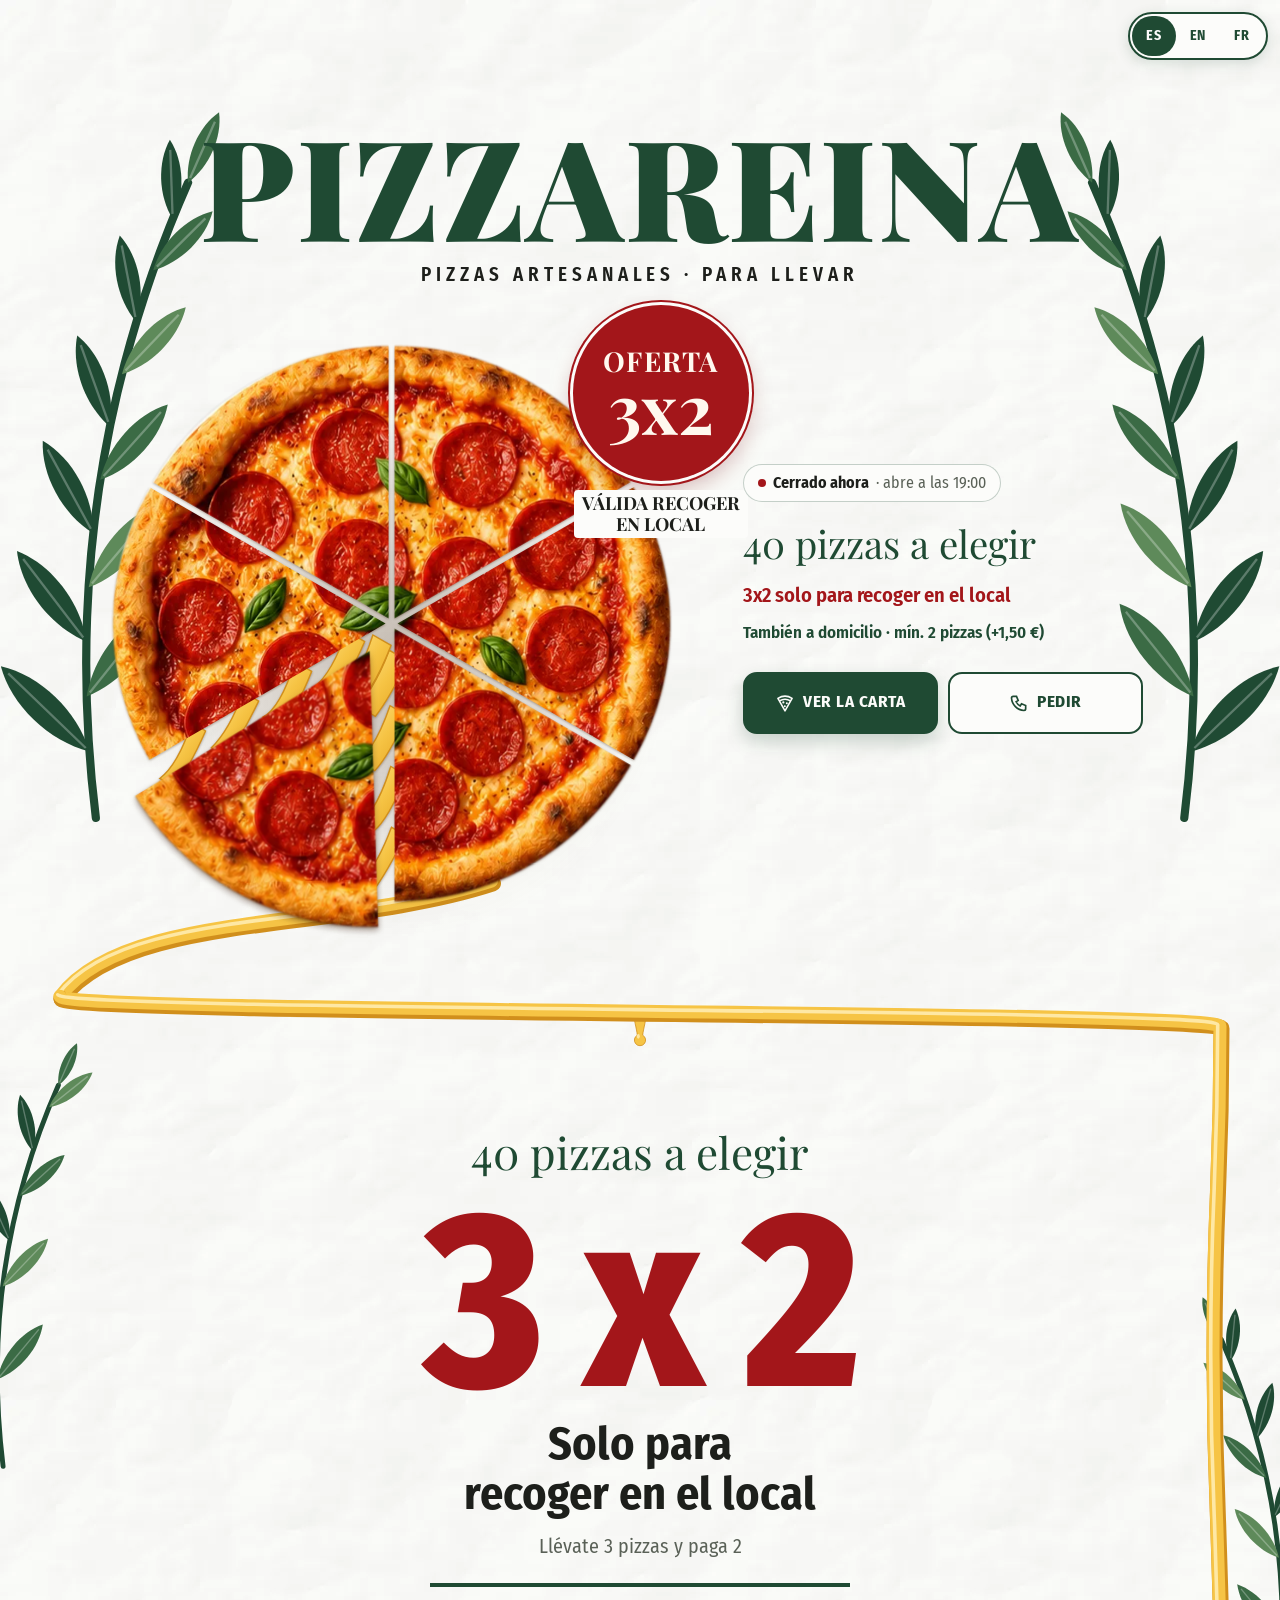
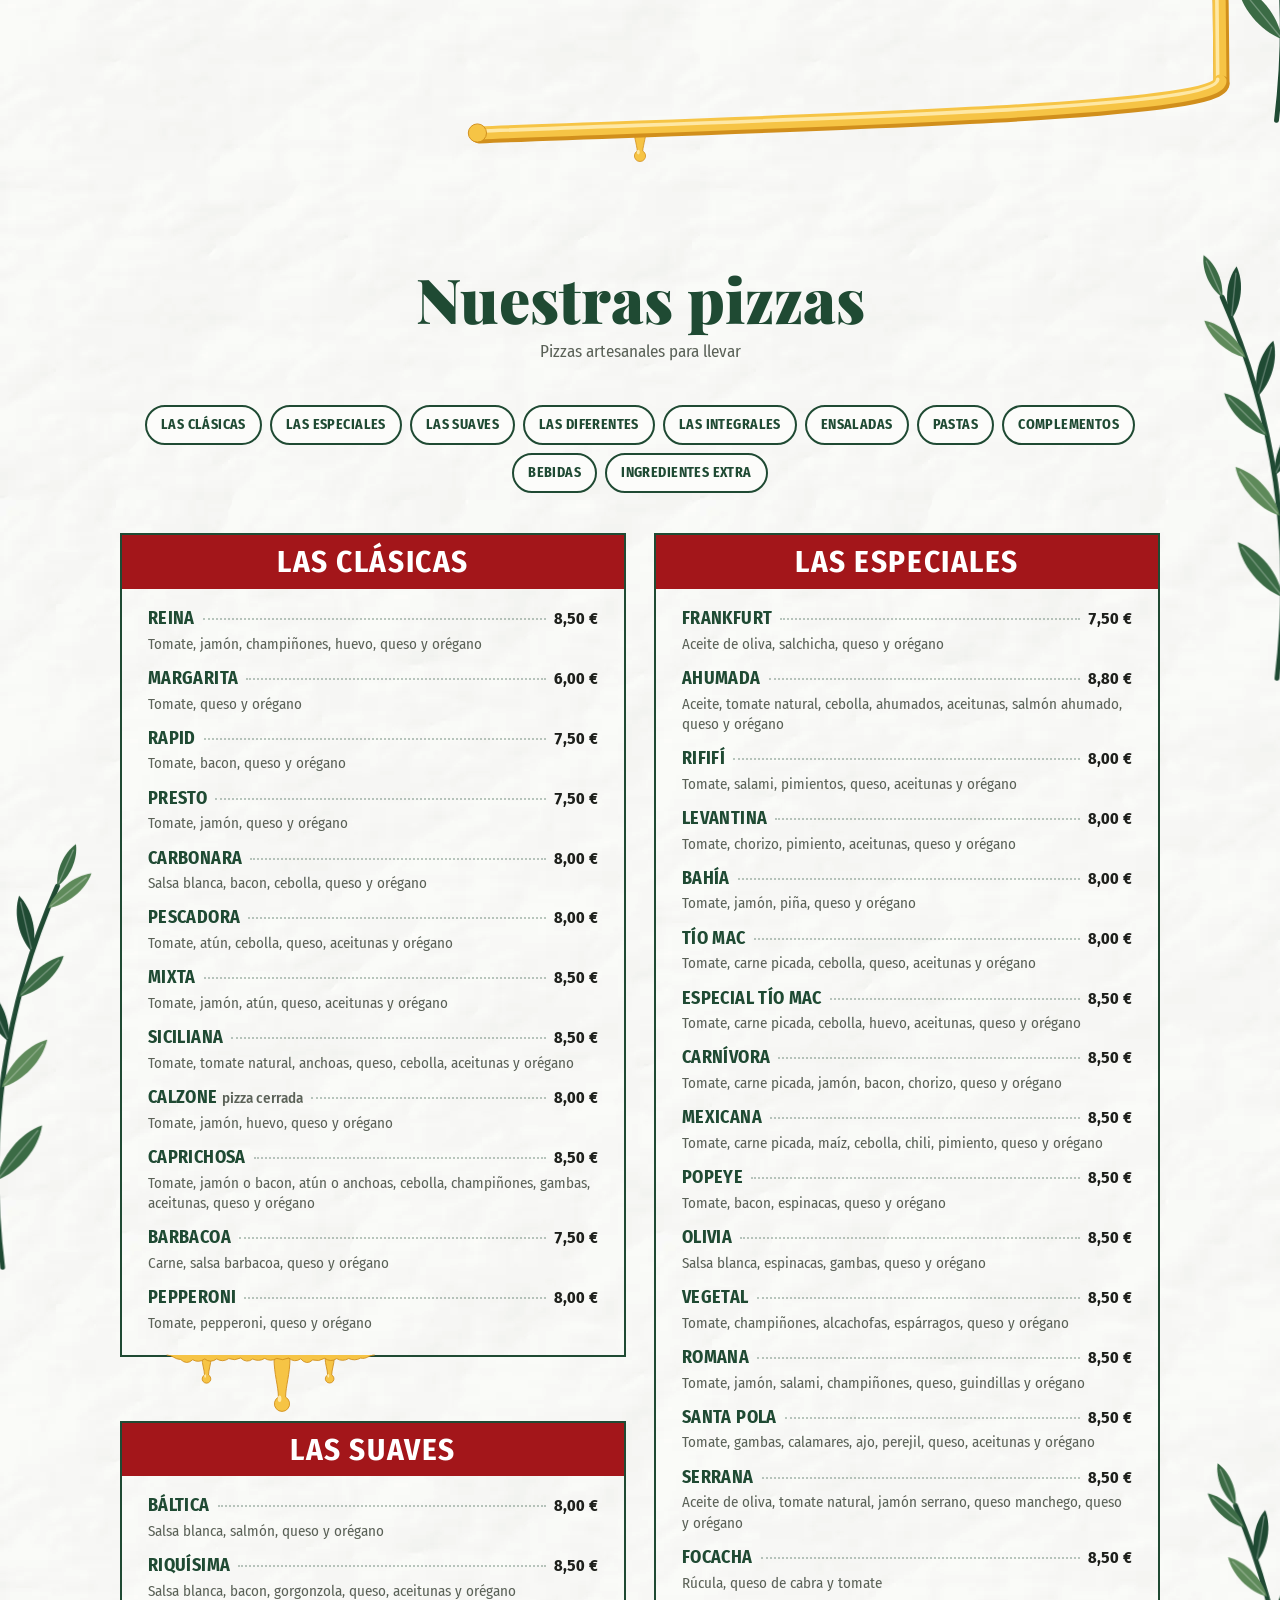
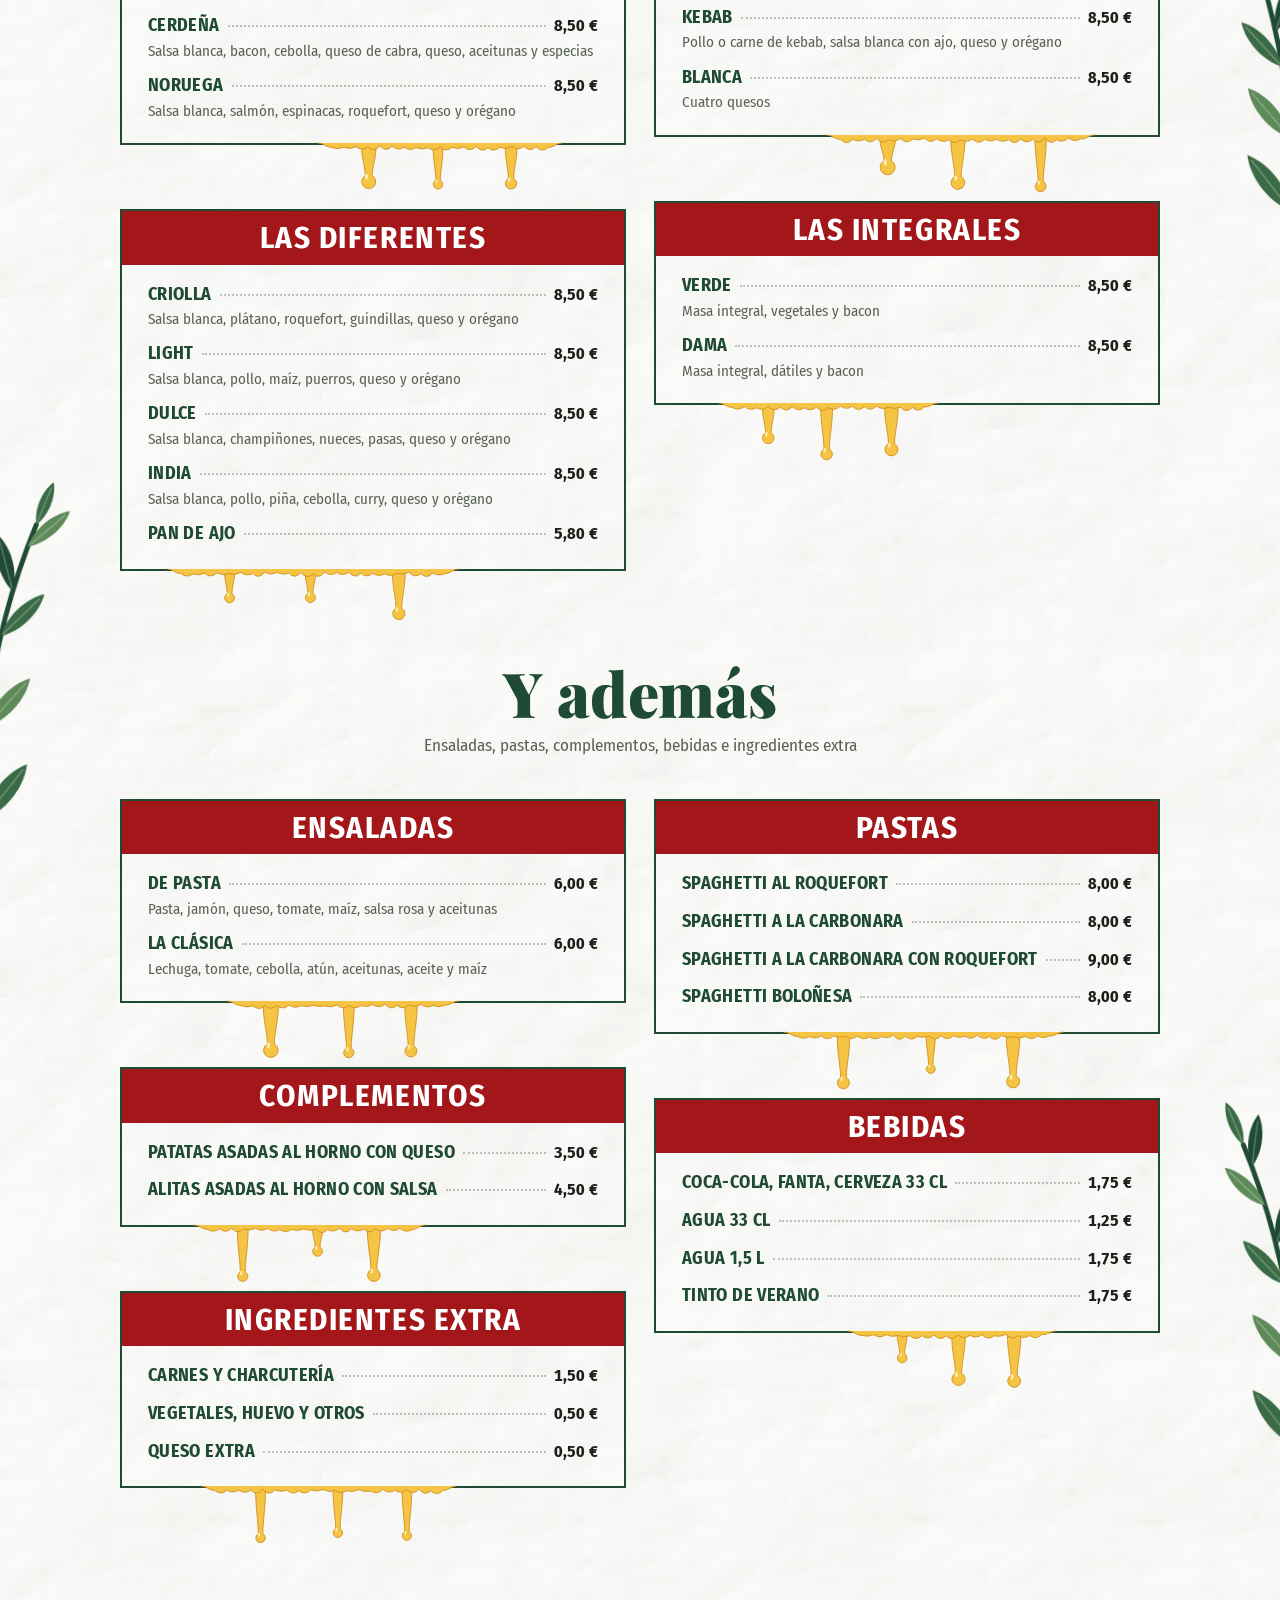
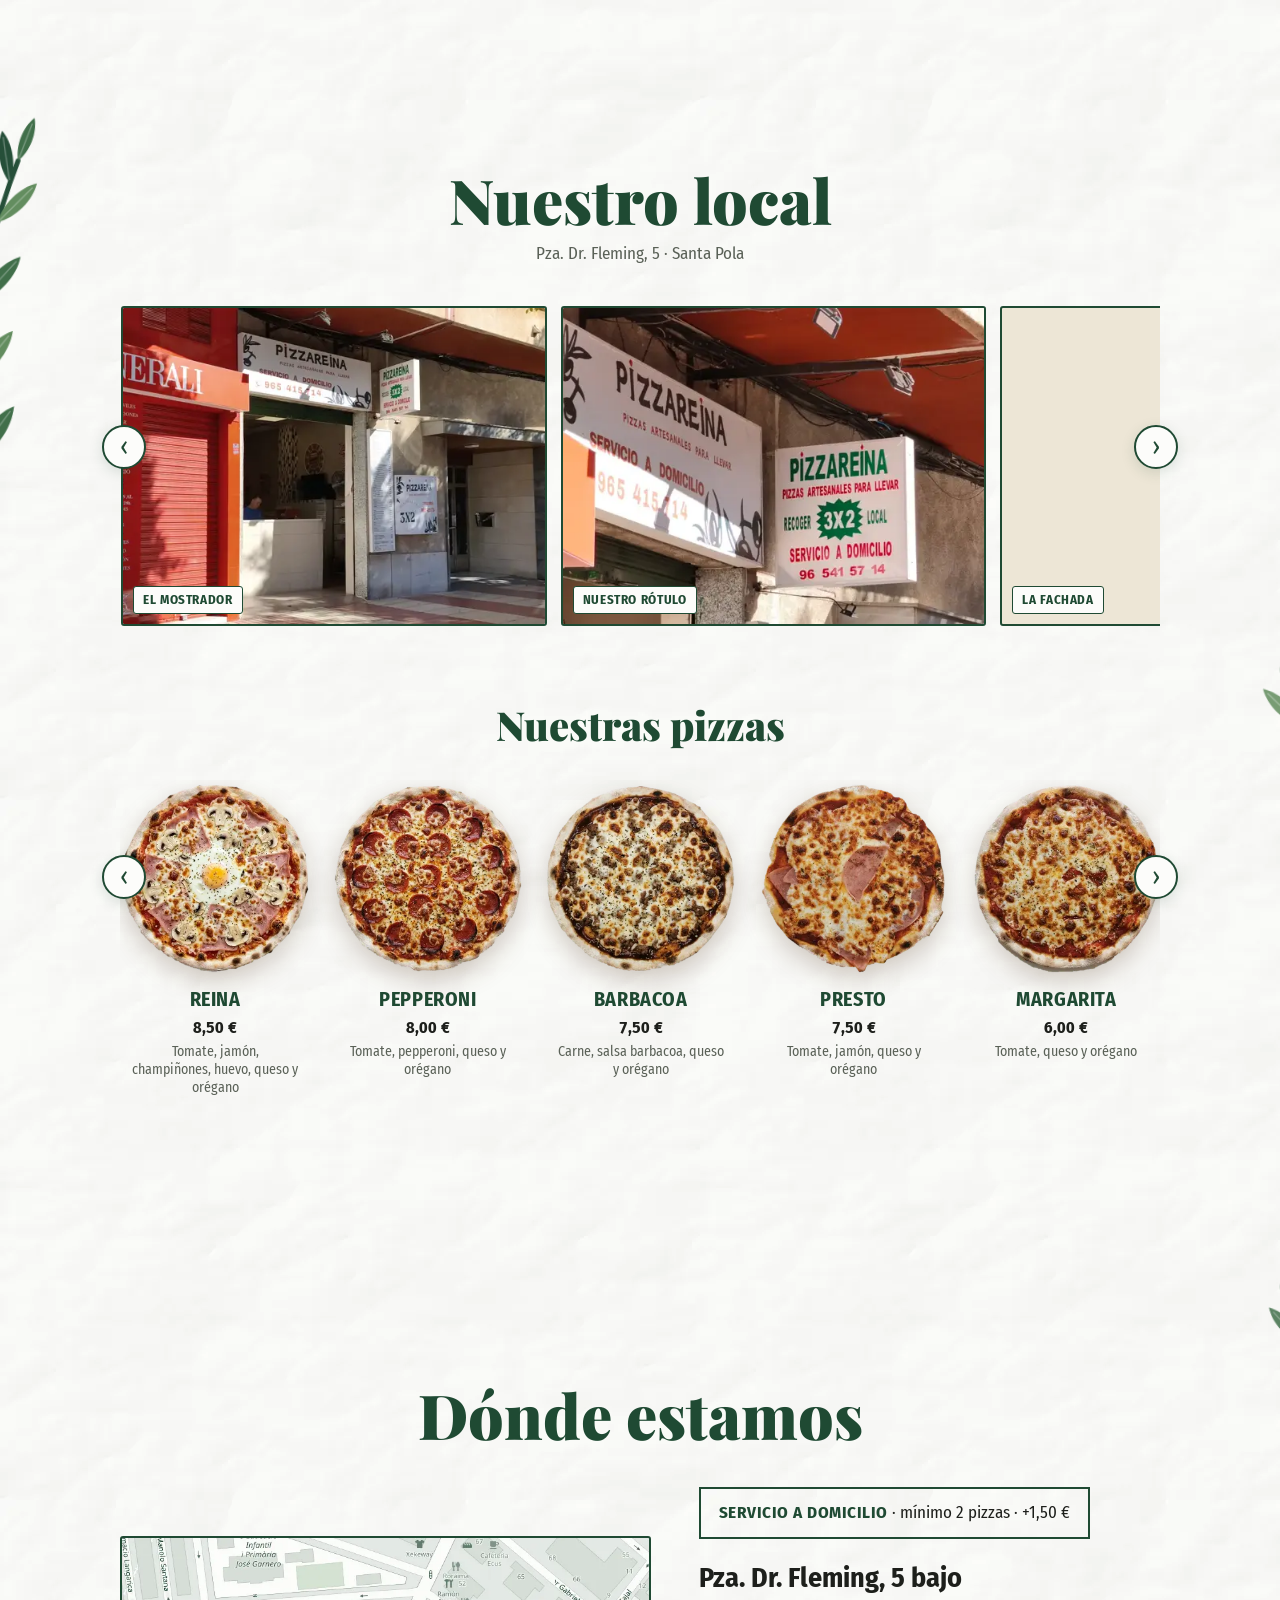
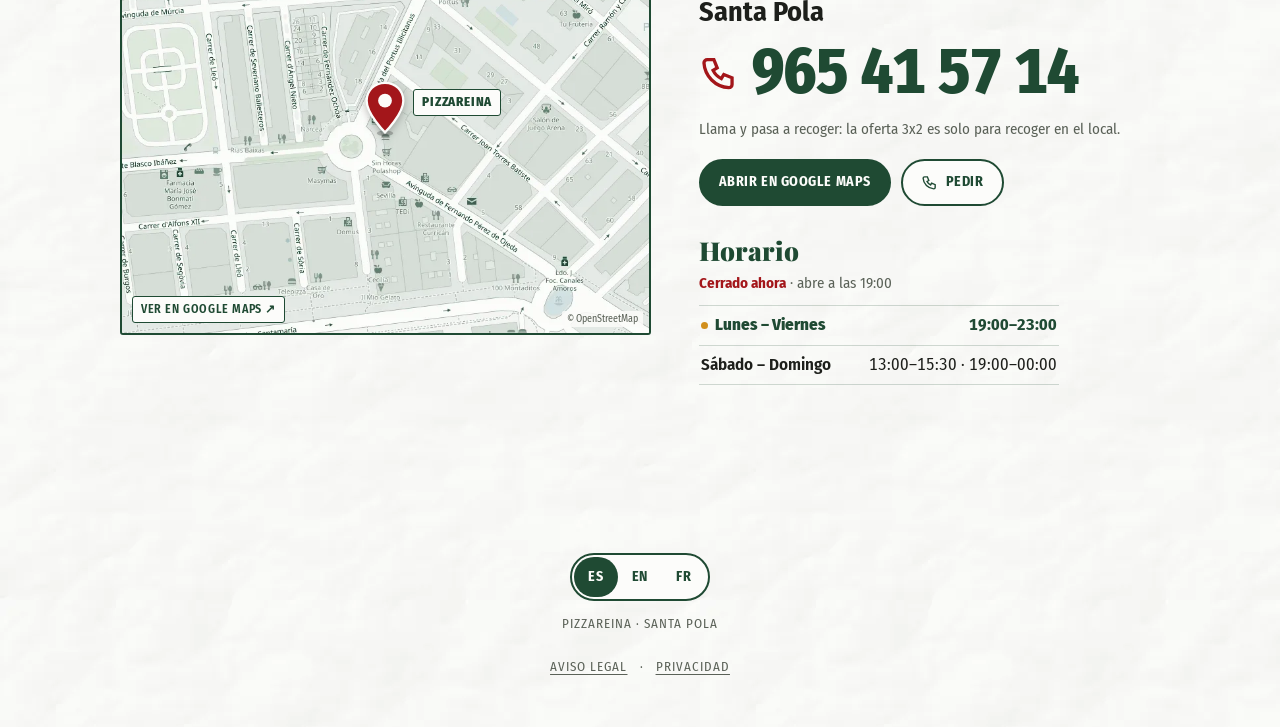
<file: index.html>
<!DOCTYPE html>
<html lang="es" data-lang="es"><head><meta charset="utf-8"><meta name="viewport" content="width=device-width,initial-scale=1,viewport-fit=cover">
<style>:root{padding-top:env(safe-area-inset-top,0px);padding-bottom:env(safe-area-inset-bottom,0px)}body{margin:0;font:14px system-ui,sans-serif}img{max-width:100%}[hidden]{display:none!important}</style>
<link rel="preload" as="image" href="img/pizza-flyer.webp" fetchpriority="high">
<link rel="preload" as="font" type="font/woff2" href="fonts/playfair-display-latin-900-normal.woff2" crossorigin>
<link rel="preload" as="font" type="font/woff2" href="fonts/fira-sans-condensed-latin-700-normal.woff2" crossorigin>
<link rel="preconnect" href="https://cloud.umami.is">
<link rel="preconnect" href="https://gateway.umami.is">
<script defer src="https://cloud.umami.is/script.js" data-website-id="b1f8a828-aff7-473a-a827-08e7cc998048"></script>
<script>
/* Umami events: tag the buttons we want to count (calls, menu, directions, language) */
document.addEventListener('DOMContentLoaded',function(){
  function tag(sel,ev,where){document.querySelectorAll(sel).forEach(function(el){el.setAttribute('data-umami-event',ev);if(where)el.setAttribute('data-umami-event-lugar',where)})}
  tag('.hcta a[href^="tel:"]','llamar','inicio');
  tag('.mbar a[href^="tel:"]','llamar','barra-inferior');
  tag('#phone','llamar','numero-contacto');
  tag('.info .btns a[href^="tel:"]','llamar','boton-contacto');
  tag('#heroMenu','ver-carta','inicio');
  tag('.mbar a[href="#carta"]','ver-carta','barra-inferior');
  tag('.mbar .to-map','como-llegar','barra-inferior');
  tag('.maps-link','abrir-google-maps');
  document.querySelectorAll('.lang button').forEach(function(b){b.setAttribute('data-umami-event','idioma');b.setAttribute('data-umami-event-a',b.dataset.lang)});
});
</script>
<meta property="og:type" content="restaurant">
<meta property="og:site_name" content="Pizzareina">
<meta property="og:title" content="Pizzareina — Pizzas artesanales para llevar en Santa Pola">
<meta property="og:description" content="Pizzareina, pizzas artesanales para llevar en Santa Pola (Pza. Dr. Fleming, 5). 40 pizzas a elegir y oferta 3x2 recogiendo en el local. Servicio a domicilio. Tel. 965 41 57 14.">
<meta property="og:locale" content="es_ES">
<meta property="og:image" content="https://pizzareina-santapola.es/og-image.jpg">
<meta property="og:url" content="https://pizzareina-santapola.es/">
<meta name="twitter:card" content="summary_large_image">
<link rel="canonical" href="https://pizzareina-santapola.es/">
<link rel="alternate" hreflang="es" href="https://pizzareina-santapola.es/">
<link rel="alternate" hreflang="en" href="https://pizzareina-santapola.es/en/">
<link rel="alternate" hreflang="fr" href="https://pizzareina-santapola.es/fr/">
<link rel="alternate" hreflang="x-default" href="https://pizzareina-santapola.es/">
<meta name="theme-color" content="#1F4A33">
<title>Pizzareina — Pizzas artesanales para llevar en Santa Pola</title>
<meta name="description" content="Pizzareina, pizzas artesanales para llevar en Santa Pola (Pza. Dr. Fleming, 5). 40 pizzas a elegir y oferta 3x2 recogiendo en el local. Servicio a domicilio. Tel. 965 41 57 14.">
<link rel="icon" href="favicon.ico" sizes="any">
<link rel="icon" type="image/png" href="favicon-48.png">
<link rel="apple-touch-icon" href="apple-touch-icon.png">
<script type="application/ld+json">{"@context":"https://schema.org","@type":"Restaurant","name":"Pizzareina","url":"https://pizzareina-santapola.es/","image":"https://pizzareina-santapola.es/og-image.jpg","menu":"https://pizzareina-santapola.es/#carta","alternateName":"Pizzareina - Pizzas Caseras","description":"Pizzas artesanales para llevar en Santa Pola. 40 pizzas a elegir. Oferta 3x2 recogiendo en el local.","servesCuisine":["Pizza","Italiana"],"priceRange":"€","telephone":"+34965415714","email":"abdelghanilyazghi092@gmail.com","address":{"@type":"PostalAddress","streetAddress":"Plaza Doctor Fleming, 5 bajo","addressLocality":"Santa Pola","addressRegion":"Alicante","addressCountry":"ES"},"geo":{"@type":"GeoCoordinates","latitude":38.1925939,"longitude":-0.5616776},"hasMap":"https://maps.app.goo.gl/d8t61mGTt3PxXe6u8","acceptsReservations":false,"openingHoursSpecification":[{"@type":"OpeningHoursSpecification","dayOfWeek":["Monday","Tuesday","Wednesday","Thursday","Friday"],"opens":"19:00","closes":"23:00"},{"@type":"OpeningHoursSpecification","dayOfWeek":["Saturday","Sunday"],"opens":"13:00","closes":"15:30"},{"@type":"OpeningHoursSpecification","dayOfWeek":["Saturday","Sunday"],"opens":"19:00","closes":"23:59"}],"availableLanguage":["es","en","fr"]}</script>
<link rel="stylesheet" href="fonts/fonts.css">
<script>document.documentElement.classList.add('js-intro');setTimeout(function(){document.documentElement.classList.remove('js-intro')},3500);</script>
<style>
/* Layout: poster world. One centred column on paper; a mozzarella strand runs in the side margins from the pulled slice to the phone number; olive branches peek in from both edges */
:root{
  color-scheme: light;
  --paper:#FCFCFA;
  --card:#FCFCFA;
  --green:#1F4A33;
  --leaf-1:#1F4A33;
  --leaf-2:#3B6B45;
  --leaf-3:#5E8A5A;
  --red:#A3161A;
  --ink:#1D1F1B;
  --muted:#5A6157;
  --cheese:#F6C445;
  --cheese-light:#FFEDB0;
  --cheese-dark:#D18F1C;
  --wood:#B98A55;
  --display:"Playfair Display", Georgia, "Times New Roman", serif;
  --body:"Fira Sans Condensed", "Arial Narrow", "Roboto Condensed", sans-serif;
}
html{overflow-x:clip}
body{background:var(--paper);color:var(--ink);font-family:var(--body);font-size:17px;line-height:1.45;position:relative;overflow-x:clip}
body.locked{overflow:hidden}
.wrap{max-width:1040px;margin-inline:auto;padding-left:max(16px,env(safe-area-inset-left,0px));padding-right:max(16px,env(safe-area-inset-right,0px))}
button{font:inherit}

/* ---------- top controls (inside hero) ---------- */
.hero-top{position:fixed;z-index:45;top:calc(12px + env(safe-area-inset-top,0px));right:max(12px,env(safe-area-inset-right,0px));display:flex;align-items:center}
.hero-top .lang{box-shadow:0 4px 14px rgba(31,74,51,.16)}
.lang{display:inline-flex;border:2px solid var(--green);border-radius:999px;background:var(--card);padding:2px}
.lang button{border:0;background:none;color:var(--green);font-weight:700;font-size:14px;letter-spacing:.06em;padding:0 11px;border-radius:999px;cursor:pointer;min-width:44px;min-height:40px}
.lang button[aria-pressed="true"]{background:var(--green);color:var(--card)}
.lang button:focus-visible,.ctl:focus-visible,.chip:focus-visible,.btn:focus-visible{outline:3px solid var(--cheese-dark);outline-offset:2px}
.ctl{font-weight:600;font-size:13px;letter-spacing:.06em;text-transform:uppercase;border:2px solid var(--green);background:var(--card);color:var(--green);border-radius:999px;padding:8px 14px;cursor:pointer}
.ctl:hover{background:var(--green);color:var(--card)}

/* ---------- HERO / INTRO ---------- */
html.js-intro .hero-inner{visibility:hidden}
.hero-inner{display:flex;flex-direction:column;align-items:center;gap:clamp(8px,2svh,20px);text-align:center;padding-left:max(16px,env(safe-area-inset-left,0px));padding-right:max(16px,env(safe-area-inset-right,0px))}
.logo{font-family:var(--display);font-weight:900;color:var(--green);font-size:clamp(44px,12vw,120px);line-height:.95;letter-spacing:.01em;margin:0;position:relative;z-index:3}
.logo span{display:inline-block}
.tagline{font-weight:600;text-transform:uppercase;letter-spacing:.26em;font-size:clamp(11px,2.7vw,18px);margin:0;position:relative;z-index:3}
.pizza-wrap{--S:min(62vw,34svh,370px);position:relative;width:var(--S);height:var(--S);margin-block:calc(var(--S)*.16) calc(var(--S)*.12);perspective:2000px;perspective-origin:50% 30%}
.tilt{position:absolute;inset:0;transform-style:preserve-3d;z-index:2}
.board{position:absolute;inset:-7%;border-radius:50%;
  background:
    radial-gradient(circle at 50% 50%,transparent 0 62%,rgba(90,52,20,.25) 63%,transparent 64% 100%),
    repeating-linear-gradient(97deg,rgba(255,255,255,.06) 0 3px,rgba(80,45,15,.07) 3px 7px,rgba(255,255,255,0) 7px 13px),
    radial-gradient(circle at 40% 35%,#D2A46C,#B98A55 60%,#9C6E3F);
  box-shadow:inset 0 0 0 calc(var(--S)*.012) rgba(110,70,30,.55),0 calc(var(--S)*.04) calc(var(--S)*.08) rgba(70,40,12,.28)}
.layer{position:absolute;border-radius:50%}
.dough{inset:0;background:radial-gradient(circle at 42% 36%,#F8E8C8,#EED7A8 55%,#DDBB80);box-shadow:inset 0 0 0 calc(var(--S)*.035) rgba(214,170,105,.55),inset 0 calc(var(--S)*-.02) calc(var(--S)*.05) rgba(150,100,40,.25)}
.sauce{inset:7%;background:radial-gradient(circle at 45% 40%,#D2412A,#B42A1B 62%,#8F1E14);border-radius:48% 52% 51% 49% / 50% 47% 53% 50%}
.melt{inset:8.5%;background:radial-gradient(circle at 45% 40%,#FFF0BF,#FADB86 55%,#F0B94E);border-radius:51% 49% 47% 53% / 49% 52% 48% 51%;opacity:0}
.shreds,.tops{position:absolute;inset:0;transform-style:preserve-3d}
.shred{position:absolute;width:3.4%;height:1%;border-radius:2px;background:linear-gradient(#FFF8DD,#F6DE95);box-shadow:0 .5px 1px rgba(150,110,30,.35)}
.pep{position:absolute;border-radius:50%;background-repeat:no-repeat;box-shadow:0 1px 2px rgba(80,20,0,.3)}
.basil{position:absolute;background-size:100% 100%}
.photo{position:absolute;inset:0;filter:drop-shadow(0 1px 1.2px rgba(60,30,5,.45))}
.slice,.pull,.wedge{position:absolute;inset:0}
.pull{transform-origin:65.5% 76.8%;will-change:transform}
.slice.pulled{z-index:5}
.slice.pulled .pull{filter:drop-shadow(0 calc(var(--lift,0)*12px) calc(var(--lift,0)*10px) rgba(60,30,8,.35))}
.wedge,.pep{background-image:url("img/pizza-flyer.webp")}
.wedge{background-size:100% 100%}
.cuts,.strands{position:absolute;inset:0;width:100%;height:100%;overflow:visible;pointer-events:none}
.cuts{z-index:6}
.cuts line{stroke:rgba(255,248,232,.95);stroke-width:.45;stroke-linecap:round;opacity:0}
.strands{z-index:4}
.glow{position:absolute;inset:-4%;border-radius:50%;background:radial-gradient(closest-side,rgba(255,196,110,.6),rgba(255,160,60,.2) 60%,transparent);opacity:0;pointer-events:none;z-index:7}
.intro-branch{position:absolute;width:calc(var(--S)*.44);height:calc(var(--S)*1.12);top:calc(var(--S)*-.08);z-index:1}
.intro-branch.left{left:calc(var(--S)*-.43)}
.intro-branch.right{right:calc(var(--S)*-.43)}
.intro-branch.right .flip,.side-branch.right .flip{transform:scaleX(-1)}
.flip,.flip svg{width:100%;height:100%;display:block}
.badge{position:absolute;z-index:8;width:max(84px,calc(var(--S)*.32));right:calc(var(--S)*-.16);top:calc(var(--S)*-.12)}
.badge .disc{aspect-ratio:1;border-radius:50%;background:var(--red);color:#FFF8EE;display:grid;place-content:center;text-align:center;box-shadow:0 0 0 3px var(--paper),0 0 0 5px var(--red),0 10px 24px rgba(120,10,10,.28);font-family:var(--display);line-height:.95}
.badge .disc small{font-weight:700;font-size:max(12px,calc(var(--S)*.05));letter-spacing:.04em;text-transform:uppercase}
.badge .disc b{font-weight:700;font-size:max(30px,calc(var(--S)*.125))}
.badge .cap{margin:9px auto 0;width:max-content;max-width:160%;background:var(--paper);padding:3px 8px;border-radius:4px;font-family:var(--display);font-weight:700;font-size:max(10px,calc(var(--S)*.033));line-height:1.15;text-transform:uppercase;text-align:center}
.hero-foot{position:relative;z-index:3}
.hero-foot-in{display:flex;flex-direction:column;align-items:center;gap:6px}
.hero-foot .forty{font-family:var(--display);font-size:clamp(20px,4.4vw,32px);color:var(--green);margin:0}
.hero-foot .note{margin:0;font-weight:600;color:var(--red);font-size:clamp(14px,3vw,18px)}
.hint{margin-top:4px;display:flex;align-items:center;gap:8px;font-size:12px;letter-spacing:.18em;text-transform:uppercase;color:var(--muted)}
.hint i{width:14px;height:22px;border:2px solid var(--muted);border-radius:8px;position:relative}
.hint i::after{content:"";position:absolute;left:50%;top:4px;width:4px;height:6px;margin-left:-2px;border-radius:2px;background:var(--cheese-dark);animation:wheel 1.4s ease-in-out infinite}
@keyframes wheel{0%{transform:translateY(0);opacity:1}100%{transform:translateY(8px);opacity:0}}

/* ---------- CHEESE LAYER ---------- */
#cheese{position:absolute;left:0;top:0;width:100%;pointer-events:none;z-index:1;overflow:visible}
#cShadow{fill:rgba(110,62,10,.16)}
#cBody{fill:url(#cheeseFill);stroke:var(--cheese-dark);stroke-width:1;stroke-linejoin:round}
#cHi{fill:none;stroke:var(--cheese-light);stroke-linecap:round;opacity:.95}
#cTex{fill:none;stroke:var(--cheese-dark);stroke-width:1;opacity:.35}
#cString{fill:none;stroke:#F4C64F;stroke-linecap:round;opacity:.95}
#cheese .blob{fill:url(#cheeseBlob)}
.drip{transform:scaleY(0);transform-box:fill-box;transform-origin:50% 0;transition:transform .9s cubic-bezier(.25,1.5,.45,1)}
.drip.on{transform:scaleY(1)}
.drip path{fill:url(#cheeseFill);stroke:var(--cheese-dark);stroke-width:.8}
.drip ellipse{fill:var(--cheese-light);opacity:.85}

/* ---------- SECTIONS ---------- */
.sec{position:relative;padding-block:clamp(84px,12vw,140px)}
.side-branch{position:absolute;width:clamp(70px,12vw,180px);aspect-ratio:100/260;z-index:0;pointer-events:none}
.side-branch.left{left:calc(clamp(70px,12vw,180px)*-.28);transform-origin:0% 100%}
.side-branch.right{right:calc(clamp(70px,12vw,180px)*-.28);transform-origin:100% 100%}
.side-branch svg{animation:sway 6s ease-in-out infinite;transform-origin:30% 100%}
.side-branch.alt svg{animation-duration:7.5s;animation-delay:-2s}
@keyframes sway{0%,100%{transform:rotate(-2.5deg)}50%{transform:rotate(2.5deg)}}
.z{position:relative;z-index:2}

.offer{text-align:center}
.offer .forty{font-family:var(--display);font-size:clamp(26px,5vw,44px);color:var(--green);margin:0}
.offer .big{font-weight:800;color:var(--red);font-size:clamp(110px,26vw,250px);line-height:.9;margin:6px 0 4px;letter-spacing:-.02em}
.offer .only{font-weight:700;font-size:clamp(26px,5.4vw,46px);line-height:1.1;margin:0;text-wrap:balance}
.offer .sub{margin:12px 0 0;color:var(--muted);font-size:clamp(16px,2.4vw,20px)}
.offer .rule{width:min(420px,70%);height:4px;background:var(--green);margin:22px auto 0;border:0}

.sec-head{text-align:center;margin-bottom:clamp(22px,4vw,40px)}
.sec-head h2{font-family:var(--display);font-weight:900;color:var(--green);font-size:clamp(34px,7vw,62px);margin:0;line-height:1.02;text-wrap:balance}
.sec-head p{margin:10px 0 0;color:var(--muted)}
.sub-head{margin-top:clamp(56px,8vw,90px)}

.chips{position:sticky;top:env(safe-area-inset-top,0px);z-index:6;display:flex;gap:8px;overflow-x:auto;scrollbar-width:none;padding:10px 2px;margin-bottom:22px;background:linear-gradient(var(--paper) 78%,rgba(251,248,241,0));-webkit-overflow-scrolling:touch}
.chips::-webkit-scrollbar{display:none}
.chip{flex:none;border:2px solid var(--green);background:var(--card);color:var(--green);font-weight:700;font-size:14px;letter-spacing:.03em;text-transform:uppercase;padding:8px 14px;border-radius:999px;text-decoration:none;white-space:nowrap}
.chip:hover{background:var(--green);color:var(--card)}
@media (min-width:900px){.chips{justify-content:center;flex-wrap:wrap}}

.menu-grid{display:grid;grid-template-columns:1fr 1fr;column-gap:clamp(16px,2.4vw,28px);row-gap:clamp(52px,6vw,64px);align-items:start}
.col{display:flex;flex-direction:column;gap:clamp(52px,6vw,64px);min-width:0}
.card{background:var(--card);border:2.5px solid var(--green);padding:20px clamp(16px,2.4vw,26px) 22px;position:relative;z-index:2;min-width:0;scroll-margin-top:70px}
.card h3{margin:0 0 14px;text-align:center;font-weight:700;text-transform:uppercase;letter-spacing:.02em;color:var(--green);font-size:clamp(23px,3.2vw,31px);line-height:1.05}
.card ul{list-style:none;margin:0;padding:0;display:flex;flex-direction:column;gap:11px}
.row{display:flex;align-items:baseline;gap:8px}
.row .n{font-weight:700;text-transform:uppercase;color:var(--green);font-size:18px;letter-spacing:.02em;min-width:0}
.row .dots{flex:1;border-bottom:2px dotted rgba(31,74,51,.3);transform:translateY(-4px);min-width:12px}
.row .p{font-weight:700;font-variant-numeric:tabular-nums;white-space:nowrap}
.card li p{margin:2px 0 0;color:var(--muted);font-size:15px;line-height:1.35}
.card .tag{font-weight:500;text-transform:none;color:var(--muted);font-size:15px;letter-spacing:0}

/* gallery */
.gal{display:grid;grid-template-columns:2fr 1fr 1fr;grid-template-rows:repeat(2,minmax(0,1fr));gap:14px;aspect-ratio:16/8}
.ph{position:relative;z-index:2;border:2.5px dashed rgba(31,74,51,.45);background:repeating-linear-gradient(135deg,#F3EEE2 0 14px,#EEE7D7 14px 28px);display:grid;place-content:center;justify-items:center;gap:8px;text-align:center;color:var(--green);padding:12px;min-width:0;border-radius:3px}
.ph:first-child{grid-row:span 2}
.ph:nth-child(4){grid-column:2 / span 2}
.ph svg{width:38px;height:38px;opacity:.7}
.ph b{font-weight:700;text-transform:uppercase;letter-spacing:.06em;font-size:15px}
.ph span{font-size:13px;color:var(--muted)}

/* map + contact */
.find{display:grid;grid-template-columns:1.15fr 1fr;gap:clamp(20px,4vw,48px);align-items:center}
.map{position:relative;z-index:2;aspect-ratio:4/3;border:2.5px solid var(--green);overflow:hidden;background:#E9EFE3;border-radius:3px}
.map svg{width:100%;height:100%;display:block}
.map .lbl{position:absolute;left:10px;bottom:10px;background:var(--card);border:1.5px solid var(--green);color:var(--green);font-size:12px;font-weight:600;letter-spacing:.05em;text-transform:uppercase;padding:4px 8px;border-radius:3px}
.pin{transform-box:fill-box;transform-origin:50% 100%;animation:pin 2.4s ease-in-out infinite}
@keyframes pin{0%,100%{transform:translateY(0)}50%{transform:translateY(-6px)}}
.info{position:relative;z-index:2}
.info .delivery{display:inline-block;background:var(--card);border:2.5px solid var(--green);padding:12px 18px;margin:0 0 22px}
.info .delivery b{color:var(--green);text-transform:uppercase;letter-spacing:.03em}
.info .addr{font-weight:700;font-size:clamp(20px,3vw,28px);margin:0;line-height:1.2}
.info .phone{display:inline-block;margin-top:12px;font-weight:800;font-size:clamp(40px,7vw,64px);color:var(--green);text-decoration:none;font-variant-numeric:tabular-nums;line-height:1;cursor:pointer}
.info .small{margin:12px 0 18px;color:var(--muted);font-size:15px}
.btns{display:flex;flex-wrap:wrap;gap:10px}
.btn{display:inline-flex;align-items:center;gap:8px;border:2px solid var(--green);border-radius:999px;padding:11px 18px;font-weight:700;letter-spacing:.04em;text-transform:uppercase;font-size:14px;text-decoration:none;color:var(--green);background:var(--card)}
.btn.solid{background:var(--green);color:var(--card)}
footer{text-align:center;padding-block:28px 40px;color:var(--muted);font-size:13px;letter-spacing:.08em;text-transform:uppercase;display:flex;flex-direction:column;align-items:center;gap:14px}

/* mobile action bar */
.mbar{position:fixed;left:0;right:0;bottom:0;z-index:40;display:none;gap:8px;padding:10px max(12px,env(safe-area-inset-right,0px)) calc(10px + env(safe-area-inset-bottom,0px)) max(12px,env(safe-area-inset-left,0px));background:rgba(252,252,250,.97);border-top:1.5px solid rgba(31,74,51,.2);transform:translateY(110%);transition:transform .4s ease}
.mbar.show{transform:none}
.mbar a{flex:1;min-width:0;display:flex;align-items:center;justify-content:center;gap:5px;min-height:48px;padding:0 6px;border-radius:12px;border:2px solid var(--green);color:var(--green);background:var(--card);font-weight:700;font-size:13px;letter-spacing:.01em;white-space:nowrap;text-transform:uppercase;text-decoration:none}
.mbar a.solid{background:var(--green);color:var(--card)}
.mbar svg{width:17px;height:17px;flex:none}

@media (max-width:760px){
  .menu-grid,.find{grid-template-columns:1fr}
  .find{text-align:center}.btns{justify-content:center}
  .side-branch{opacity:.55}
  .badge{right:calc(var(--S)*-.1);top:calc(var(--S)*-.16)}
  .intro-branch{width:calc(var(--S)*.36)}
  .intro-branch.left{left:calc(var(--S)*-.3)}
  .intro-branch.right{right:calc(var(--S)*-.3)}
  .mbar{display:flex}
  body{padding-bottom:calc(70px + env(safe-area-inset-bottom,0px))}
  .gal{display:flex;overflow-x:auto;scroll-snap-type:x mandatory;aspect-ratio:auto;gap:12px;padding-bottom:6px;scrollbar-width:none}
  .gal::-webkit-scrollbar{display:none}
  .ph{flex:0 0 78%;aspect-ratio:4/3;scroll-snap-align:center}
  .row .n{font-size:17px}
  .hero{padding-block:58px 22px}
}
@media (prefers-reduced-motion: reduce){
  .side-branch svg,.hint i::after,.pin{animation:none}
  .drip,.mbar{transition:none}
}
@property --bz{syntax:'<length>';inherits:false;initial-value:0px}
@keyframes bob{0%,100%{--bz:-6px}50%{--bz:7px}}
.l3 .layer{box-shadow:0 calc(var(--S)*.02) calc(var(--S)*.05) rgba(60,30,8,.18)}
.l3 .dough{box-shadow:inset 0 0 0 calc(var(--S)*.035) rgba(214,170,105,.55),inset 0 calc(var(--S)*-.02) calc(var(--S)*.05) rgba(150,100,40,.25)}
.sauce{background:radial-gradient(circle at 30% 30%,rgba(255,140,110,.35),transparent 18%),radial-gradient(circle at 66% 58%,rgba(255,140,110,.25),transparent 14%),radial-gradient(circle at 45% 40%,#D2412A,#B42A1B 62%,#8F1E14)!important}
#melt{opacity:.25}
.hero-foot{display:grid}
.hero-foot>*{grid-area:1/1}
.endtext .forty{font-family:var(--display);font-size:clamp(20px,4.4vw,32px);color:var(--green);margin:0}
.endtext .note{margin:0;font-weight:600;color:var(--red);font-size:clamp(14px,3vw,18px)}
.cdrip{position:absolute;left:0;top:100%;margin-top:-2px;overflow:visible;pointer-events:none;z-index:1}
.cdrip .rim,.cdrip .cd path{fill:url(#cheeseFill);stroke:var(--cheese-dark);stroke-width:.9}
.cdrip .cd ellipse{fill:var(--cheese-light);opacity:.85}
.cdrip .ooze{transform-box:fill-box;transform-origin:50% 0;animation:ooze 3.6s ease-in-out infinite}
@keyframes ooze{0%,100%{transform:scaleY(1)}50%{transform:scaleY(1.09)}}
@media (prefers-reduced-motion: reduce){.bob,.cdrip .ooze{animation:none}}
/* parchment: fine fibre noise + soft blotches, very light */
body{background-color:var(--paper);background-image:url("img/paper.webp");background-size:700px 700px}
.card,.info .delivery{background:var(--paper) url("img/paper.webp") 0 0/700px 700px}
.hero{position:relative;min-height:100svh;display:grid;place-items:center;overflow:clip;padding-block:64px 28px}
.pizza-wrap{--S:clamp(180px,calc((100svh - 450px)/1.26),min(70vw,410px))!important}
@media (min-width:761px){.pizza-wrap{--S:clamp(170px,calc((100svh - 570px)/1.28),min(40vw,400px))!important}.hero{padding-block:56px 20px}.hero-inner{gap:clamp(6px,1.4svh,16px)}}
.pshadow{position:absolute;inset:3% -1% -7% 1%;border-radius:50%;background:radial-gradient(closest-side,rgba(70,38,10,.28),rgba(70,38,10,.14) 55%,rgba(70,38,10,.04) 80%,transparent);z-index:1;will-change:transform,opacity}
.photo{z-index:2;filter:none}
.photo.done{filter:drop-shadow(0 1px 1px rgba(60,30,5,.35))}
.slice{will-change:transform,opacity}
.strands{z-index:0!important}
.endtext{display:flex;flex-direction:column;align-items:center;gap:6px}
.endtext .forty{font-family:var(--display);font-size:clamp(20px,4.4vw,32px);color:var(--green);margin:0}
.endtext .note{margin:0;font-weight:600;color:var(--red);font-size:clamp(14px,3vw,18px)}
#cheese .s-shadow{fill:none;stroke:var(--cheese-dark);stroke-linecap:round;stroke-linejoin:round}
#cheese .s-main{fill:none;stroke:var(--cheese);stroke-linecap:round;stroke-linejoin:round}
#cheese .s-hi{fill:none;stroke:var(--cheese-light);stroke-linecap:round;stroke-linejoin:round;opacity:.9}
#cheese .blob{fill:var(--cheese);stroke:var(--cheese-dark);stroke-width:1}
.drip path{fill:var(--cheese)!important;stroke:var(--cheese-dark)!important}
.cdrip{position:absolute;left:0;top:100%;margin-top:0;overflow:visible;pointer-events:none;z-index:1}
.cdrip .rim,.cdrip .cd path{fill:var(--cheese);stroke:var(--cheese-dark);stroke-width:.9}
.cdrip .rim{stroke:none}
.cdrip .rimline{fill:none;stroke:var(--cheese-dark);stroke-width:.9}
.cdrip .cd ellipse{fill:var(--cheese-light);opacity:.9}
.cdrip .ooze{transform-box:fill-box;transform-origin:50% 0;animation:ooze 3.6s ease-in-out infinite}
@keyframes ooze{0%,100%{transform:scaleY(1)}50%{transform:scaleY(1.09)}}
.gal .ph{padding:0;border:2.5px solid var(--green);background:#EDE6D6;overflow:hidden;display:block;position:relative}
.gal .ph img{width:100%;height:100%;object-fit:cover;display:block}
.gal .ph figcaption{position:absolute;left:10px;bottom:10px;background:var(--card);border:1.5px solid var(--green);color:var(--green);font-weight:700;font-size:13px;letter-spacing:.05em;text-transform:uppercase;padding:4px 9px;border-radius:3px}
.gal figure{margin:0}
@media (prefers-reduced-motion: reduce){.cdrip .ooze{animation:none}}
#replay{position:fixed;z-index:45;top:calc(12px + env(safe-area-inset-top,0px));right:max(12px,env(safe-area-inset-right,0px));box-shadow:0 4px 14px rgba(31,74,51,.15)}
@media (hover:none),(pointer:coarse){.side-branch svg,.cdrip .ooze,.pin{animation:none!important}}
.cats{display:flex;flex-wrap:wrap;justify-content:center;gap:8px;margin:0 0 clamp(26px,4vw,40px)}
.cats .chip{cursor:pointer}
.gal-sub{font-family:var(--display);font-weight:900;color:var(--green);font-size:clamp(26px,4.6vw,40px);text-align:center;margin:clamp(40px,6vw,64px) 0 clamp(16px,3vw,26px)}
.pgal{display:grid;grid-template-columns:repeat(5,minmax(0,1fr));gap:clamp(14px,2vw,24px);position:relative;z-index:2}
.pzc{margin:0;display:flex;flex-direction:column;align-items:center;text-align:center;min-width:0}
.pzimg{width:100%;aspect-ratio:1;filter:drop-shadow(0 10px 12px rgba(70,38,10,.22));transition:transform .5s ease}
.pzimg img{width:100%;height:100%;display:block}
.pzc:hover .pzimg{transform:rotate(-8deg) scale(1.03)}
.pzc figcaption{margin-top:12px;display:flex;flex-direction:column;align-items:center;gap:2px}
.pzc b{font-weight:700;text-transform:uppercase;letter-spacing:.03em;color:var(--green);font-size:20px}
.pzc .pp{font-weight:700;font-variant-numeric:tabular-nums}
.pzc .pd{color:var(--muted);font-size:14px;line-height:1.3;max-width:24ch}
@media (max-width:760px){
  .pgal{display:flex;overflow-x:auto;scroll-snap-type:x mandatory;gap:12px;padding-bottom:6px;scrollbar-width:none}
  .pgal::-webkit-scrollbar{display:none}
  .pgal .pzc{flex:0 0 68%;scroll-snap-align:center}
  .pgal{padding-inline:4px}
}
.map{display:block;cursor:pointer}.map:hover .lbl{background:var(--green);color:var(--card)}.map:focus-visible{outline:3px solid var(--cheese-dark);outline-offset:3px}
.map .mapimg{position:absolute;inset:0;width:100%;height:100%;object-fit:cover;display:block;transition:transform .5s ease}
.map:hover .mapimg{transform:scale(1.03)}
.mpin{position:absolute;left:50%;top:50%;transform:translate(-50%,-100%);display:flex;flex-direction:column;align-items:center;pointer-events:none}
.mpin svg{width:44px;height:55px;filter:drop-shadow(0 3px 4px rgba(0,0,0,.25));animation:pin 2.4s ease-in-out infinite}
.mpin b{position:absolute;left:calc(100% + 6px);top:8px;white-space:nowrap;background:var(--card);border:1.5px solid var(--green);color:var(--green);font-size:13px;font-weight:800;letter-spacing:.06em;text-transform:uppercase;padding:3px 8px;border-radius:3px}
.map .osm{position:absolute;right:6px;bottom:6px;font-size:10px;color:var(--muted);background:rgba(252,252,250,.85);padding:1px 5px;border-radius:2px}
@media (hover:none),(pointer:coarse){.mpin svg{animation:none}}
.info .phone{display:inline-flex;align-items:center;gap:.22em;border-bottom:3px solid transparent;transition:border-color .2s,color .2s}
.info .phone svg{width:.62em;height:.62em;flex:none;color:var(--red)}
.info .phone:hover{border-bottom-color:var(--cheese)}
.info .phone:focus-visible{outline:3px solid var(--cheese-dark);outline-offset:6px}
.btn svg{width:17px;height:17px;flex:none}
.toast{position:fixed;left:50%;bottom:calc(84px + env(safe-area-inset-bottom,0px));transform:translate(-50%,20px);opacity:0;z-index:60;background:var(--green);color:var(--card);font-weight:700;letter-spacing:.04em;padding:10px 16px;border-radius:999px;pointer-events:none;transition:opacity .25s,transform .25s;white-space:nowrap}
.toast.on{opacity:1;transform:translate(-50%,0)}
.hours{margin-top:26px;max-width:360px}
.hours h3{font-family:var(--display);font-weight:900;color:var(--green);font-size:26px;margin:0 0 4px}
.hours .status{margin:0 0 10px;font-size:15px;color:var(--muted)}
.hours .st{font-weight:700}.hours .st.on{color:#2E7D46}.hours .st.off{color:var(--red)}
.hours dl{margin:0;display:flex;flex-direction:column;border-top:1.5px solid rgba(31,74,51,.2)}
.hours dl>div{display:flex;justify-content:space-between;gap:16px;padding:7px 2px;border-bottom:1.5px solid rgba(31,74,51,.2)}
.hours dt{font-weight:600}.hours dd{margin:0;font-variant-numeric:tabular-nums;text-align:right}
.hours .today{color:var(--green);font-weight:700}.hours .today dt{font-weight:800}
.hours .today dt::before{content:"";display:inline-block;width:7px;height:7px;border-radius:50%;background:var(--cheese-dark);margin-right:7px;vertical-align:middle}
@media (max-width:760px){.hours{margin-inline:auto;text-align:left}}
.intro-branch{transform-origin:50% 100%;will-change:transform,opacity}
.side-branch{will-change:transform,opacity}
/* infinite swipe carousels (manual only) */
.car{position:relative;z-index:2}
.sc{display:flex!important;overflow-x:auto;scroll-snap-type:x mandatory;scrollbar-width:none;-webkit-overflow-scrolling:touch;aspect-ratio:auto!important;padding-bottom:6px;overscroll-behavior-x:contain}
.sc::-webkit-scrollbar{display:none}
.sc.dragging{scroll-snap-type:none;cursor:grabbing}
.sc img{-webkit-user-drag:none;user-select:none}
.gal.sc{gap:14px}
.gal .ph,.gal .ph:first-child,.gal .ph:nth-child(4){flex:0 0 calc((100% - 28px)/2.4);aspect-ratio:4/3;grid-row:auto;grid-column:auto;scroll-snap-align:start}
.gal .ph img{width:100%;height:100%;object-fit:cover}
.pgal.sc{gap:clamp(14px,2vw,24px);padding-top:4px}
.pgal .pzc{flex:0 0 calc((100% - 4*clamp(14px,2vw,24px))/5);scroll-snap-align:start}
.arw{position:absolute;top:calc(50% - 22px);transform:translateY(-50%);width:44px;height:44px;border-radius:50%;border:2px solid var(--green);background:var(--card);color:var(--green);font-size:26px;line-height:1;cursor:pointer;display:grid;place-items:center;box-shadow:0 4px 14px rgba(31,74,51,.15);z-index:3}
.arw:hover{background:var(--green);color:var(--card)}
.arw.prev{left:-18px}.arw.next{right:-18px}
.pgal+.arw,.pgal~.arw{top:30%}
@media (hover:none),(max-width:760px){.arw{display:none}}
@media (max-width:760px){
  .gal .ph,.gal .ph:first-child,.gal .ph:nth-child(4){flex:0 0 78%;scroll-snap-align:center}
  .pgal .pzc{flex:0 0 68%;scroll-snap-align:center}
}
/* red title bands, as on the menu board */
.card h3{background:var(--red);color:#FFF;margin:-20px calc(-1*clamp(16px,2.4vw,26px)) 16px;padding:11px 12px 10px;letter-spacing:.05em}
.cats .chip{transition:background .25s,color .25s,border-color .25s,box-shadow .25s}
.cats .chip.on,.cats .chip.on:hover{background:var(--red);border-color:var(--red);color:#FFF}
.hstat{margin:0 0 4px;display:inline-flex;align-items:center;gap:7px;font-size:14px;color:var(--muted);background:var(--card);border:1.5px solid rgba(31,74,51,.25);border-radius:999px;padding:5px 12px}
.hstat b{color:var(--ink);font-weight:700}
.hstat .dot{width:8px;height:8px;border-radius:50%;background:var(--red)}
.hstat .dot.on{background:#2E9D52;box-shadow:0 0 0 3px rgba(46,157,82,.18)}
.deliv{margin:0;font-size:clamp(13px,2.8vw,16px);color:var(--green);font-weight:600}
.hcta{display:flex;gap:10px;flex-wrap:wrap;justify-content:center;margin-top:10px}
.hcta .btn{min-height:46px}
.allerg{text-align:center;margin:clamp(28px,4vw,40px) auto 0;max-width:60ch;color:var(--muted);font-size:15px}
.tocats{position:fixed;z-index:44;left:50%;transform:translateX(-50%);bottom:calc(84px + env(safe-area-inset-bottom,0px));border:2px solid var(--green);background:var(--card);color:var(--green);font-weight:700;font-size:14px;letter-spacing:.05em;text-transform:uppercase;border-radius:999px;padding:0 18px;min-height:44px;box-shadow:0 6px 18px rgba(31,74,51,.18);cursor:pointer}
@media (min-width:761px){.tocats{bottom:calc(24px + env(safe-area-inset-bottom,0px))}}
.tocats:hover{background:var(--green);color:var(--card)}
.legal{display:flex;gap:8px;align-items:center}
.legal button{border:0;background:none;color:var(--muted);font:inherit;letter-spacing:inherit;text-transform:inherit;cursor:pointer;padding:10px 4px;text-decoration:underline;text-underline-offset:3px}
.modal[hidden],.tocats[hidden]{display:none!important}
.modal{position:fixed;inset:0;z-index:80;background:rgba(20,30,24,.45);display:grid;place-items:center;padding:20px max(16px,env(safe-area-inset-right,0px)) 20px max(16px,env(safe-area-inset-left,0px))}
.modal-box{position:relative;background:var(--paper);border:2.5px solid var(--green);max-width:620px;width:100%;max-height:85svh;overflow:auto;padding:28px clamp(18px,4vw,34px);text-align:left;text-transform:none;letter-spacing:0;font-size:15px;color:var(--ink)}
.modal-box h2{font-family:var(--display);color:var(--green);margin:0 0 12px;font-size:28px}
.modal-x{position:absolute;top:8px;right:8px;width:44px;height:44px;border:0;background:none;font-size:30px;color:var(--green);cursor:pointer}
/* live open/closed dot */
.hstat .dot{position:relative}
.hstat .dot.on{animation:dotOn 2s ease-in-out infinite}
.hstat .dot.off{animation:dotOff 1.1s steps(1,end) infinite}
@keyframes dotOn{0%,100%{box-shadow:0 0 0 0 rgba(46,157,82,.55)}60%{box-shadow:0 0 0 7px rgba(46,157,82,0)}}
@keyframes dotOff{0%{opacity:1}50%{opacity:.15}}
/* ringing phone icons on the call buttons */
a[href^="tel:"] svg{transform-origin:50% 60%;animation:ring 3.2s ease-in-out infinite}
@keyframes ring{0%,62%,100%{transform:rotate(0)}64%{transform:rotate(-16deg)}67%{transform:rotate(14deg)}70%{transform:rotate(-12deg)}73%{transform:rotate(10deg)}76%{transform:rotate(-6deg)}79%{transform:rotate(3deg)}82%{transform:rotate(0)}}
@media (prefers-reduced-motion: reduce){.hstat .dot.on,.hstat .dot.off,a[href^="tel:"] svg{animation:none}}
/* ---- hero v2: full screen, bigger, branches at the screen edges ---- */
.hero{min-height:100svh;padding-block:54px 16px}
.hero .intro-branch{position:absolute;top:50%;left:auto;right:auto;height:min(66svh,620px);width:auto;aspect-ratio:100/260;margin-top:calc(min(66svh,620px)/-2);z-index:0;pointer-events:none}
.hero .intro-branch.left{left:clamp(-34px,1.5vw,40px)}
.hero .intro-branch.right{right:clamp(-34px,1.5vw,40px)}
.hero-inner{position:relative;z-index:2;gap:clamp(6px,1.2svh,16px)}
.pizza-wrap{--S:clamp(220px,calc((100svh - 466px)/1.13),min(90vw,480px))!important;margin-block:calc(var(--S)*.08) calc(var(--S)*.03)!important}
.logo{font-size:clamp(50px,14vw,140px)}
.tagline{font-size:clamp(12px,3vw,19px)}
.endtext{gap:7px}
.hstat{font-size:clamp(14px,3.6vw,16px);padding:6px 14px}
.endtext .forty{font-size:clamp(25px,6.4vw,38px)}
.endtext .note{font-size:clamp(16px,4vw,21px)}
.deliv{font-size:clamp(14px,3.6vw,18px)}
.hcta{gap:14px 22px;margin-top:12px;align-items:center}
.hbtn{display:inline-flex;align-items:center;gap:12px;min-height:56px;padding:0 30px 0 34px;border-radius:999px;background:var(--red);color:#fff;text-decoration:none;font-family:var(--display);font-weight:700;font-size:clamp(18px,4.6vw,22px);letter-spacing:.01em;box-shadow:0 10px 22px rgba(163,22,26,.25);transition:transform .2s,box-shadow .2s}
.hbtn .arr{font-family:var(--body);transition:transform .25s}
.hbtn:hover{transform:translateY(-2px);box-shadow:0 14px 26px rgba(163,22,26,.3)}
.hbtn:hover .arr{transform:translateX(4px)}
.hcall{display:inline-flex;align-items:center;gap:8px;color:var(--green);text-decoration:none;font-size:clamp(16px,4vw,19px);min-height:44px;border-bottom:2px solid var(--cheese);padding:0 2px}
.hcall b{font-weight:800;text-transform:uppercase;letter-spacing:.04em}
.hcall svg{width:20px;height:20px;color:var(--red)}
.hbtn:focus-visible,.hcall:focus-visible{outline:3px solid var(--cheese-dark);outline-offset:4px}
@media (min-width:761px){
  .pizza-wrap{--S:clamp(200px,calc((100svh - 568px)/1.16),min(44vw,540px))!important}
  .hero{padding-block:58px 22px}
  .hero .intro-branch{height:min(74svh,700px);margin-top:calc(min(74svh,700px)/-2)}
}
@media (min-width:1200px){
  .hero-inner{display:grid;grid-template-columns:auto minmax(300px,420px);grid-template-areas:"logo logo" "tag tag" "pz txt";column-gap:clamp(70px,6vw,110px);row-gap:clamp(6px,1.2svh,14px);align-items:center;justify-content:center}
  .hero-inner .logo{grid-area:logo}.hero-inner .tagline{grid-area:tag}
  .hero-inner .pizza-wrap{grid-area:pz;--S:clamp(320px,calc((100svh - 285px)/1.12),640px)!important;margin-block:calc(var(--S)*.09) 0!important}
  .hero-inner .hero-foot{grid-area:txt;justify-self:start}
  .hero-inner .endtext{align-items:flex-start;text-align:left;gap:10px}
  .hero-inner .hcta{justify-content:flex-start;flex-direction:column;align-items:flex-start;gap:16px;margin-top:16px}
  .endtext .forty{font-size:clamp(34px,3vw,46px)}
  .endtext .note{font-size:clamp(20px,1.6vw,24px)}
  .deliv{font-size:clamp(17px,1.3vw,20px)}
  .hstat{font-size:16px}
  .hbtn{min-height:62px;font-size:24px;padding:0 34px 0 38px}
  .hcall{font-size:20px}
}
@media (min-width:761px) and (max-width:1199px){.hero .intro-branch{height:min(56svh,520px);margin-top:calc(min(56svh,520px)/-2)}.hero .intro-branch.left{left:-30px}.hero .intro-branch.right{right:-30px}.logo{font-size:clamp(50px,10vw,110px)}}
@media (max-width:760px){.hero .intro-branch{height:min(50svh,430px);margin-top:calc(min(50svh,430px)/-2);opacity:.9}.hero .intro-branch.left{left:-26px}.hero .intro-branch.right{right:-26px}}
@media (max-width:760px){.badge{width:max(80px,calc(var(--S)*.27));right:calc(var(--S)*.02)!important;top:calc(var(--S)*-.1)!important}}
@media (min-width:1200px){.badge{right:calc(var(--S)*-.06)!important;top:calc(var(--S)*-.1)!important}}
/* hero buttons: same family as the bottom bar, olive */
.hcta{display:flex;flex-direction:row!important;align-items:stretch!important;gap:10px!important;width:min(100%,400px)}
.hb{flex:1;display:flex;align-items:center;justify-content:center;gap:8px;min-height:54px;padding:0 14px;border-radius:14px;border:2px solid var(--green);background:var(--card);color:var(--green);font-weight:700;font-size:clamp(15px,3.8vw,17px);letter-spacing:.03em;text-transform:uppercase;text-decoration:none;white-space:nowrap;transition:transform .2s,box-shadow .2s}
.hb.solid{background:var(--green);color:var(--card);box-shadow:0 8px 18px rgba(31,74,51,.22)}
.hb svg{width:20px;height:20px;flex:none}
.hb:hover{transform:translateY(-2px)}
.hb:focus-visible{outline:3px solid var(--cheese-dark);outline-offset:3px}
@media (min-width:1200px){.hcta{width:400px}.hb{min-height:58px;font-size:17px}}
@media (max-width:760px){.badge{display:flex;flex-direction:column;align-items:flex-end}.badge .disc{width:100%}.badge .cap{margin:8px 0 0!important;max-width:none}.badge{right:max(calc(var(--S)*-.14),calc((var(--S) - 100vw)/2 + 6px))!important;top:calc(var(--S)*-.08)!important}}
@media (min-width:1200px){.badge{right:calc(var(--S)*-.15)!important;top:calc(var(--S)*-.08)!important}}
/* phones: keep the original order (integrales before especiales) */
@media (max-width:760px){#pizzaGrid .col{display:contents}#cat-clasicas{order:1}#cat-suaves{order:2}#cat-diferentes{order:3}#cat-integrales{order:4}#cat-especiales{order:5}}
</style>

</head><body>
<svg id="cheese" aria-hidden="true">
  <defs>
    <linearGradient id="cheeseFill" x1="0" y1="0" x2="1" y2="0"><stop offset="0" stop-color="#E9A62A"/><stop offset=".3" stop-color="#F6C445"/><stop offset=".6" stop-color="#FFDF7E"/><stop offset="1" stop-color="#EDB232"/></linearGradient>
  </defs>
  <g id="drips"></g>
  <g id="segs"></g>
  <path id="guide" fill="none" stroke="none"/>
  <circle class="blob" id="blobTip" r="0"/>
</svg>

<header class="hero" id="top">
  <div class="intro-branch left" aria-hidden="true"><div class="flip" data-branch="11"></div></div>
  <div class="intro-branch right" aria-hidden="true"><div class="flip" data-branch="11"></div></div>
  <div class="hero-top">
    <div class="lang" role="group" aria-label="Idioma / Language / Langue">
      <button type="button" data-lang="es">ES</button><button type="button" data-lang="en">EN</button><button type="button" data-lang="fr">FR</button>
    </div>
  </div>
  <div class="hero-inner">
    <h1 class="logo" aria-label="Pizzareina">PIZZAREINA</h1>
    <p class="tagline" data-i="tagline"></p>
    <div class="pizza-wrap" id="pizzaWrap">
      <div class="pshadow" id="pshadow"></div>
      <div class="photo" id="photo">
        <svg class="strands" viewBox="0 0 100 100" aria-hidden="true">
          <defs><linearGradient id="strandG" x1="0" y1="0" x2="1" y2="1"><stop offset="0" stop-color="#FFE48A"/><stop offset=".5" stop-color="#F6C445"/><stop offset="1" stop-color="#E3A21E"/></linearGradient></defs>
          <g id="strandG0" fill="url(#strandG)" stroke="#D18F1C" stroke-width=".25"></g>
        </svg>
      </div>
      <div class="badge" id="badge">
        <div class="disc"><small data-i="oferta"></small><b>3x2</b></div>
        <div class="cap" data-i="badgeCap"></div>
      </div>
    </div>
    <div class="hero-foot" id="heroFoot">
      <div class="endtext" id="endText">
        <p class="hstat" id="hstat"></p>
        <p class="forty" data-i="forty"></p>
        <p class="note" data-i="heroNote"></p>
        <p class="deliv" data-i="heroDeliv"></p>
        <div class="hcta"><a class="hb solid" href="#carta" id="heroMenu"><svg viewBox="0 0 24 24" fill="none" stroke="currentColor" stroke-width="1.9" stroke-linejoin="round" aria-hidden="true"><path d="M3.5 6.5C9 3 15 3 20.5 6.5L12 21.5Z"/><path d="M5.3 9.4C9.6 6.9 14.4 6.9 18.7 9.4"/><circle cx="10" cy="11.3" r="1.3" fill="currentColor" stroke="none"/><circle cx="14.2" cy="12.4" r="1.2" fill="currentColor" stroke="none"/><circle cx="11.8" cy="15.9" r="1.2" fill="currentColor" stroke="none"/></svg><span data-i="seeMenu"></span></a><a class="hb" href="tel:+34965415714"><svg viewBox="0 0 24 24" fill="none" stroke="currentColor" stroke-width="2" aria-hidden="true"><path d="M5 4h4l2 5-2.5 1.5a11 11 0 0 0 5 5L15 13l5 2v4a2 2 0 0 1-2 2A16 16 0 0 1 3 6a2 2 0 0 1 2-2"/></svg><span data-i="call"></span></a></div>
      </div>
    </div>
  </div>
</header>

<main>
  <section class="sec offer" data-side="right">
    <div class="side-branch left" style="top:12%"><div class="flip" data-branch="8"></div></div>
    <div class="side-branch right alt" style="top:46%"><div class="flip" data-branch="9"></div></div>
    <div class="wrap z">
      <p class="forty" data-i="forty"></p>
      <p class="big">3 x 2</p>
      <p class="only" data-i="only"></p>
      <p class="sub" data-i="offerSub"></p>
      <hr class="rule">
    </div>
  </section>

  <section class="sec" data-side="left" id="carta">
    <div class="side-branch right" style="top:5%"><div class="flip" data-branch="9"></div></div>
    <div class="side-branch left alt" style="top:24%"><div class="flip" data-branch="8"></div></div>
    <div class="side-branch right alt" style="top:44%"><div class="flip" data-branch="10"></div></div>
    <div class="side-branch left" style="top:64%"><div class="flip" data-branch="8"></div></div>
    <div class="side-branch right" style="top:84%"><div class="flip" data-branch="9"></div></div>
    <div class="wrap">
      <div class="sec-head z"><h2 data-i="menuTitle"></h2><p data-i="menuSub"></p></div>
            <nav class="cats z" id="cats" aria-label="Carta"></nav>
            <div class="menu-grid" id="pizzaGrid"></div>
      <div class="sec-head sub-head z"><h2 data-i="moreTitle"></h2><p data-i="moreSub"></p></div>
      <div class="menu-grid" id="moreGrid"></div>
    </div>
  </section>

  <section class="sec" data-side="right" id="local">
    <div class="side-branch left" style="top:10%"><div class="flip" data-branch="9"></div></div>
    <div class="side-branch right alt" style="top:55%"><div class="flip" data-branch="8"></div></div>
    <div class="wrap">
      <div class="sec-head z"><h2 data-i="galTitle"></h2><p data-i="galSub"></p></div>
      <div class="car"><div class="sc gal" id="gal"></div><button type="button" class="arw prev" aria-label="‹">‹</button><button type="button" class="arw next" aria-label="›">›</button></div>
      <h3 class="gal-sub z" data-i="pzTitle"></h3>
      <div class="car"><div class="sc pgal" id="pgal"></div><button type="button" class="arw prev" aria-label="‹">‹</button><button type="button" class="arw next" aria-label="›">›</button></div>
    </div>
  </section>

  <section class="sec" data-side="end" id="contacto">
    <div class="side-branch right" style="top:8%"><div class="flip" data-branch="10"></div></div>
    <div class="side-branch left alt" style="top:45%"><div class="flip" data-branch="9"></div></div>
    <div class="wrap">
      <div class="sec-head z"><h2 data-i="findTitle"></h2></div>
      <div class="find">
        <a class="map maps-link" href="#" target="_blank" rel="noopener">
          <img class="mapimg" src="img/mapa.webp" alt="Mapa: Pizzareina, Pza. Dr. Fleming 5, Santa Pola" width="800" height="600" loading="lazy" decoding="async">
          <span class="mpin" aria-hidden="true"><svg viewBox="0 0 48 60"><ellipse cx="24" cy="57" rx="9" ry="3" fill="rgba(0,0,0,.22)"/><path d="M24 2C12.4 2 4 10.6 4 21.6 4 36 24 56 24 56s20-20 20-34.4C44 10.6 35.6 2 24 2z" fill="#A3161A" stroke="#FCFCFA" stroke-width="2.5"/><circle cx="24" cy="21.5" r="7.5" fill="#FCFCFA"/></svg><b>Pizzareina</b></span>
          <span class="osm">© OpenStreetMap</span>
          <span class="lbl" data-i="mapLbl"></span>
        </a>
        <div class="info">
          <p class="delivery" data-i="delivery"></p>
          <p class="addr">Pza. Dr. Fleming, 5 bajo<br>Santa Pola</p>
          <a class="phone" id="phone" href="tel:+34965415714" aria-label="Llamar 965 41 57 14"><svg viewBox="0 0 24 24" fill="none" stroke="currentColor" stroke-width="2" aria-hidden="true"><path d="M5 4h4l2 5-2.5 1.5a11 11 0 0 0 5 5L15 13l5 2v4a2 2 0 0 1-2 2A16 16 0 0 1 3 6a2 2 0 0 1 2-2"/></svg><span>965 41 57 14</span></a>
          <p class="small" data-i="callNote"></p>
          <div class="btns">
            <a class="btn solid maps-link" href="#" target="_blank" rel="noopener"><span data-i="openMaps"></span></a>
            <a class="btn" href="tel:+34965415714"><svg viewBox="0 0 24 24" fill="none" stroke="currentColor" stroke-width="2" aria-hidden="true"><path d="M5 4h4l2 5-2.5 1.5a11 11 0 0 0 5 5L15 13l5 2v4a2 2 0 0 1-2 2A16 16 0 0 1 3 6a2 2 0 0 1 2-2"/></svg><span data-i="call"></span></a>
          </div>
          <div class="hours" id="hours"></div>
        </div>
      </div>
    </div>
  </section>
</main>
<footer>
  <div class="lang" role="group" aria-label="Idioma / Language / Langue">
    <button type="button" data-lang="es">ES</button><button type="button" data-lang="en">EN</button><button type="button" data-lang="fr">FR</button>
  </div>
  <span>Pizzareina · Santa Pola</span>
  <nav class="legal"><button type="button" data-legal="aviso" data-i="legalNotice"></button><span aria-hidden="true">·</span><button type="button" data-legal="priv" data-i="privacy"></button></nav>
</footer>
<div class="modal" id="legalModal" hidden><div class="modal-box" role="dialog" aria-modal="true" aria-labelledby="legalTitle"><button type="button" class="modal-x" id="legalClose" aria-label="×">×</button><h2 id="legalTitle"></h2><div id="legalBody"></div></div></div>

<button type="button" class="tocats" id="toCats" hidden><span data-i="toCats"></span></button>
<nav class="mbar" id="mbar" aria-label="Acciones">
  <a href="#carta"><svg viewBox="0 0 24 24" fill="none" stroke="currentColor" stroke-width="1.9" stroke-linejoin="round" aria-hidden="true"><path d="M3.5 6.5C9 3 15 3 20.5 6.5L12 21.5Z"/><path d="M5.3 9.4C9.6 6.9 14.4 6.9 18.7 9.4"/><circle cx="10" cy="11.3" r="1.3" fill="currentColor" stroke="none"/><circle cx="14.2" cy="12.4" r="1.2" fill="currentColor" stroke="none"/><circle cx="11.8" cy="15.9" r="1.2" fill="currentColor" stroke="none"/></svg><span data-i="barMenu"></span></a>
  <a class="solid" href="tel:+34965415714"><svg viewBox="0 0 24 24" fill="none" stroke="currentColor" stroke-width="2"><path d="M5 4h4l2 5-2.5 1.5a11 11 0 0 0 5 5L15 13l5 2v4a2 2 0 0 1-2 2A16 16 0 0 1 3 6a2 2 0 0 1 2-2"/></svg><span data-i="call"></span></a>
  <a href="#contacto" class="to-map"><svg viewBox="0 0 24 24" fill="none" stroke="currentColor" stroke-width="2"><path d="M12 21s-7-6.2-7-11.5A7 7 0 0 1 19 9.5C19 14.8 12 21 12 21z"/><circle cx="12" cy="9.5" r="2.5"/></svg><span data-i="barMap"></span></a>
</nav>

<script src="js/gsap.min.js"></script>
<script src="js/ScrollTrigger.min.js"></script>
<script>
(function(){
"use strict";
var $=function(s,r){return (r||document).querySelector(s)};
var $$=function(s,r){return Array.prototype.slice.call((r||document).querySelectorAll(s))};
var clamp=function(v,a,b){a=a===undefined?0:a;b=b===undefined?1:b;return Math.max(a,Math.min(b,v))};
var lerp=function(a,b,t){return a+(b-a)*t};
var reduce=matchMedia('(prefers-reduced-motion: reduce)').matches;
var hasGsap=typeof window.gsap!=='undefined';
// exact Google Maps place: Pizzareina - Pizzas Caseras (38.1925939, -0.5616776)
var MAPS='https://maps.app.goo.gl/d8t61mGTt3PxXe6u8';
$$('.maps-link').forEach(function(a){a.href=MAPS});

/* ---------- I18N ---------- */
var T={
 es:{seeMenu:'Ver la carta',heroDeliv:'También a domicilio · mín. 2 pizzas (+1,50 €)',toCats:'↑ Categorías',allerg:'¿Alergias o intolerancias? Pregúntanos por los alérgenos de cada pizza en el local o por teléfono: 965 41 57 14.',legalNotice:'Aviso legal',privacy:'Privacidad',build:'Desliza para montar la pizza',lbDough:'Masa artesanal',lbSauce:'Tomate',lbCheese:'Queso',lbPep:'Pepperoni',lbBasil:'Albahaca',skip:'Saltar intro',replay:'↻ Repetir animación',tagline:'Pizzas artesanales · Para llevar',oferta:'Oferta',badgeCap:'Válida recoger<br>en local',forty:'40 pizzas a elegir',heroNote:'3x2 solo para recoger en el local',scroll:'Desliza',only:'Solo para<br>recoger en el local',offerSub:'Llévate 3 pizzas y paga 2',menuTitle:'Nuestras pizzas',menuSub:'Pizzas artesanales para llevar',moreTitle:'Y además',moreSub:'Ensaladas, pastas, complementos, bebidas e ingredientes extra',galTitle:'Nuestro local',galSub:'Pza. Dr. Fleming, 5 · Santa Pola',hoursTitle:'Horario',openNow:'Abierto ahora',closedNow:'Cerrado ahora',closesAt:'cierra a las',opensAt:'abre a las',tomorrow:'mañana',days:['Domingo','Lunes','Martes','Miércoles','Jueves','Viernes','Sábado'],monThu:'Lunes – Jueves',findTitle:'Dónde estamos',mapLbl:'Ver en Google Maps ↗',delivery:'<b>Servicio a domicilio</b> · mínimo 2 pizzas · +1,50 €',callNote:'Llama y pasa a recoger: la oferta 3x2 es solo para recoger en el local.',openMaps:'Abrir en Google Maps',call:'Pedir',barMenu:'Carta',barMap:'Cómo llegar',photo:'Foto',pzTitle:'Nuestras pizzas',pzPh:'Foto de pizza',ph:['La terraza','El mostrador','Nuestro rótulo','La fachada','En la calle'],and:' y ',
   cats:{clasicas:'Las clásicas',diferentes:'Las diferentes',integrales:'Las integrales',suaves:'Las suaves',especiales:'Las especiales',ensaladas:'Ensaladas',pastas:'Pastas',bebidas:'Bebidas',extras:'Ingredientes extra',complementos:'Complementos'}},
 en:{seeMenu:'See the menu',heroDeliv:'Home delivery too · min. 2 pizzas (+€1.50)',toCats:'↑ Categories',allerg:'Allergies or intolerances? Ask us about the allergens in each pizza in the shop or by phone: 965 41 57 14.',legalNotice:'Legal notice',privacy:'Privacy',build:'Scroll to build the pizza',lbDough:'Handmade dough',lbSauce:'Tomato',lbCheese:'Cheese',lbPep:'Pepperoni',lbBasil:'Basil',skip:'Skip intro',replay:'↻ Replay animation',tagline:'Handmade pizzas · Takeaway',oferta:'Offer',badgeCap:'Valid for<br>pick-up',forty:'40 pizzas to choose from',heroNote:'3 for 2 on pick-up orders only',scroll:'Scroll',only:'Pick-up orders<br>only',offerSub:'Take 3 pizzas, pay for 2',menuTitle:'Our pizzas',menuSub:'Handmade pizzas to take away',moreTitle:'And also',moreSub:'Salads, pasta, sides, drinks and extra toppings',galTitle:'Our place',galSub:'Pza. Dr. Fleming, 5 · Santa Pola',hoursTitle:'Opening hours',openNow:'Open now',closedNow:'Closed now',closesAt:'closes at',opensAt:'opens at',tomorrow:'tomorrow',days:['Sunday','Monday','Tuesday','Wednesday','Thursday','Friday','Saturday'],monThu:'Monday – Thursday',findTitle:'Find us',mapLbl:'View on Google Maps ↗',delivery:'<b>Home delivery</b> · minimum 2 pizzas · +€1.50',callNote:'Call ahead and pick up: the 3 for 2 deal is for pick-up only.',openMaps:'Open in Google Maps',call:'Order',barMenu:'Menu',barMap:'Directions',photo:'Photo',pzTitle:'Our pizzas',pzPh:'Pizza photo',ph:['The terrace','The counter','Our sign','Shop front','On the street'],and:' and ',
   cats:{clasicas:'The classics',diferentes:'Something different',integrales:'Wholemeal',suaves:'White base',especiales:'Specials',ensaladas:'Salads',pastas:'Pasta',bebidas:'Drinks',extras:'Extra toppings',complementos:'Sides'}},
 fr:{seeMenu:'Voir la carte',heroDeliv:'Livraison aussi · min. 2 pizzas (+1,50 €)',toCats:'↑ Catégories',allerg:'Allergies ou intolérances ? Demandez-nous les allergènes de chaque pizza sur place ou par téléphone : 965 41 57 14.',legalNotice:'Mentions légales',privacy:'Confidentialité',build:'Faites défiler pour monter la pizza',lbDough:'Pâte artisanale',lbSauce:'Tomate',lbCheese:'Fromage',lbPep:'Pepperoni',lbBasil:'Basilic',skip:'Passer l’intro',replay:'↻ Rejouer l’animation',tagline:'Pizzas artisanales · À emporter',oferta:'Offre',badgeCap:'Valable<br>à emporter',forty:'40 pizzas au choix',heroNote:'3 pour 2 uniquement à emporter',scroll:'Défiler',only:'Uniquement<br>à emporter',offerSub:'3 pizzas pour le prix de 2',menuTitle:'Nos pizzas',menuSub:'Pizzas artisanales à emporter',moreTitle:'Et aussi',moreSub:'Salades, pâtes, accompagnements, boissons et suppléments',galTitle:'Notre pizzeria',galSub:'Pza. Dr. Fleming, 5 · Santa Pola',hoursTitle:'Horaires',openNow:'Ouvert',closedNow:'Fermé',closesAt:'ferme à',opensAt:'ouvre à',tomorrow:'demain',days:['Dimanche','Lundi','Mardi','Mercredi','Jeudi','Vendredi','Samedi'],monThu:'Lundi – Jeudi',findTitle:'Nous trouver',mapLbl:'Voir sur Google Maps ↗',delivery:'<b>Livraison à domicile</b> · minimum 2 pizzas · +1,50 €',callNote:'Appelez puis passez récupérer : l’offre 3 pour 2 est valable uniquement à emporter.',openMaps:'Ouvrir dans Google Maps',call:'Commander',barMenu:'Carte',barMap:'Itinéraire',photo:'Photo',pzTitle:'Nos pizzas',pzPh:'Photo de pizza',ph:['La terrasse','Le comptoir','Notre enseigne','La façade','Dans la rue'],and:' et ',
   cats:{clasicas:'Les classiques',diferentes:'Les originales',integrales:'Pâte complète',suaves:'Base crème',especiales:'Les spéciales',ensaladas:'Salades',pastas:'Pâtes',bebidas:'Boissons',extras:'Suppléments',complementos:'Accompagnements'}}
};
// ingredients: [es, en, fr]
var I={tom:['tomate','tomato','tomate'],tnat:['tomate natural','fresh tomato','tomate fraîche'],jam:['jamón','ham','jambon'],cha:['champiñones','mushrooms','champignons'],hue:['huevo','egg','œuf'],que:['queso','cheese','fromage'],ore:['orégano','oregano','origan'],bac:['bacon','bacon','bacon'],sbl:['salsa blanca','white sauce','sauce blanche'],ceb:['cebolla','onion','oignon'],atu:['atún','tuna','thon'],ace:['aceitunas','olives','olives'],anc:['anchoas','anchovies','anchois'],jb:['jamón o bacon','ham or bacon','jambon ou bacon'],aa:['atún o anchoas','tuna or anchovies','thon ou anchois'],gam:['gambas','prawns','crevettes'],car:['carne','meat','viande'],bbq:['salsa barbacoa','barbecue sauce','sauce barbecue'],pep:['pepperoni','pepperoni','pepperoni'],cur:['curry','curry','curry'],cq:['cuatro quesos','four cheeses','quatre fromages'],pla:['plátano','banana','banane'],roq:['roquefort','Roquefort','roquefort'],gui:['guindillas','chilli peppers','piments'],pol:['pollo','chicken','poulet'],mai:['maíz','sweetcorn','maïs'],pue:['puerros','leeks','poireaux'],nue:['nueces','walnuts','noix'],pas:['pasas','raisins','raisins secs'],mint:['masa integral','wholemeal dough','pâte complète'],veg:['vegetales','vegetables','légumes'],dat:['dátiles','dates','dattes'],sal:['salmón','salmon','saumon'],gor:['gorgonzola','gorgonzola','gorgonzola'],cab:['queso de cabra','goat cheese','fromage de chèvre'],esp:['especias','spices','épices'],espi:['espinacas','spinach','épinards'],aov:['aceite de oliva','olive oil','huile d’olive'],salc:['salchicha','sausage','saucisse'],acei:['aceite','oil','huile'],ahu:['ahumados','smoked fish','poissons fumés'],salah:['salmón ahumado','smoked salmon','saumon fumé'],sala:['salami','salami','salami'],pims:['pimientos','peppers','poivrons'],cho:['chorizo','chorizo','chorizo'],pim:['pimiento','pepper','poivron'],pin:['piña','pineapple','ananas'],cpi:['carne picada','minced meat','viande hachée'],chi:['chili','chilli','piment'],cal:['calamares','squid','calamars'],ajo:['ajo','garlic','ail'],per:['perejil','parsley','persil'],alc:['alcachofas','artichokes','artichauts'],esr:['espárragos','asparagus','asperges'],jser:['jamón serrano','Serrano ham','jambon serrano'],qman:['queso manchego','Manchego cheese','fromage manchego'],ruc:['rúcula','rocket','roquette'],keb:['pollo o carne de kebab','chicken or kebab meat','poulet ou viande kebab'],sajo:['salsa blanca con ajo','garlic white sauce','sauce blanche à l’ail'],pasta:['pasta','pasta','pâtes'],sros:['salsa rosa','pink sauce','sauce cocktail'],lec:['lechuga','lettuce','laitue']};
// item: [name (string or [es,en,fr]), price, ingredient keys, optional tag [es,en,fr]]
var M={
 clasicas:[['Reina',8.5,'tom jam cha hue que ore'],['Margarita',6,'tom que ore'],['Rapid',7.5,'tom bac que ore'],['Presto',7.5,'tom jam que ore'],['Carbonara',8,'sbl bac ceb que ore'],['Pescadora',8,'tom atu ceb que ace ore'],['Mixta',8.5,'tom jam atu que ace ore'],['Siciliana',8.5,'tom tnat anc que ceb ace ore'],['Calzone',8,'tom jam hue que ore',['pizza cerrada','folded pizza','pizza fermée']],['Caprichosa',8.5,'tom jb aa ceb cha gam ace que ore'],['Barbacoa',7.5,'car bbq que ore'],['Pepperoni',8,'tom pep que ore']],
 especiales:[['Frankfurt',7.5,'aov salc que ore'],['Ahumada',8.8,'acei tnat ceb ahu ace salah que ore'],['Rififí',8,'tom sala pims que ace ore'],['Levantina',8,'tom cho pim ace que ore'],['Bahía',8,'tom jam pin que ore'],['Tío Mac',8,'tom cpi ceb que ace ore'],['Especial Tío Mac',8.5,'tom cpi ceb hue ace que ore'],['Carnívora',8.5,'tom cpi jam bac cho que ore'],['Mexicana',8.5,'tom cpi mai ceb chi pim que ore'],['Popeye',8.5,'tom bac espi que ore'],['Olivia',8.5,'sbl espi gam que ore'],['Vegetal',8.5,'tom cha alc esr que ore'],['Romana',8.5,'tom jam sala cha que gui ore'],['Santa Pola',8.5,'tom gam cal ajo per que ace ore'],['Serrana',8.5,'aov tnat jser qman que ore'],['Focacha',8.5,'ruc cab tom'],['Kebab',8.5,'keb sajo que ore'],['Blanca',8.5,'cq']],
 suaves:[['Báltica',8,'sbl sal que ore'],['Riquísima',8.5,'sbl bac gor que ace ore'],['Cerdeña',8.5,'sbl bac ceb cab que ace esp'],['Noruega',8.5,'sbl sal espi roq que ore']],
 diferentes:[['Criolla',8.5,'sbl pla roq gui que ore'],['Light',8.5,'sbl pol mai pue que ore'],['Dulce',8.5,'sbl cha nue pas que ore'],['India',8.5,'sbl pol pin ceb cur que ore'],[['Pan de ajo','Garlic bread','Pain à l’ail'],5.8,'']],
 integrales:[['Verde',8.5,'mint veg bac'],['Dama',8.5,'mint dat bac']],
 ensaladas:[[['De pasta','Pasta salad','Salade de pâtes'],6,'pasta jam que tom mai sros ace'],[['La clásica','Classic salad','Salade classique'],6,'lec tom ceb atu ace acei mai']],
 pastas:[[['Spaghetti al roquefort','Spaghetti with Roquefort','Spaghetti au roquefort'],8,''],[['Spaghetti a la carbonara','Spaghetti carbonara','Spaghetti carbonara'],8,''],[['Spaghetti a la carbonara con roquefort','Spaghetti carbonara with Roquefort','Spaghetti carbonara au roquefort'],9,''],[['Spaghetti boloñesa','Spaghetti bolognese','Spaghetti bolognaise'],8,'']],
 complementos:[[['Patatas asadas al horno con queso','Oven-roasted potatoes with cheese','Pommes de terre rôties au four et fromage'],3.5,''],[['Alitas asadas al horno con salsa','Oven-roasted chicken wings with sauce','Ailes de poulet rôties au four, sauce'],4.5,'']],
 bebidas:[[['Coca-Cola, Fanta, cerveza 33 cl','Coca-Cola, Fanta, beer 33 cl','Coca-Cola, Fanta, bière 33 cl'],1.75,''],[['Agua 33 cl','Water 33 cl','Eau 33 cl'],1.25,''],[['Agua 1,5 L','Water 1.5 L','Eau 1,5 L'],1.75,''],['Tinto de verano',1.75,'']],
 extras:[[['Carnes y charcutería','Meat & cold cuts','Viandes et charcuterie'],1.5,''],[['Vegetales, huevo y otros','Vegetables, egg & more','Légumes, œuf et autres'],.5,''],[['Queso extra','Extra cheese','Supplément fromage'],.5,'']]
};
var LI={es:0,en:1,fr:2},lang='es';
function price(p){return lang==='en'?'€'+p.toFixed(2):p.toFixed(2).replace('.',',')+' €'}
function desc(keys){
  if(!keys)return '';var a=keys.split(' ').map(function(k){return I[k][LI[lang]]});
  var s=a.length>1?a.slice(0,-1).join(', ')+T[lang].and+a[a.length-1]:a[0];
  return s.charAt(0).toUpperCase()+s.slice(1);
}
function nm(n){return typeof n==='string'?n:n[LI[lang]]}
var activeCat=null,lockSpy=0;
function setActiveCat(k){activeCat=k;$$('#cats .chip').forEach(function(c){c.classList.toggle('on',c.dataset.k===k)})}
function card(k){return '<article class="card" id="cat-'+k+'"><h3>'+T[lang].cats[k]+'</h3><ul>'+M[k].map(function(it){
  var d=desc(it[2]);
  return '<li><div class="row"><span class="n">'+nm(it[0])+(it[3]?' <span class="tag">'+it[3][LI[lang]]+'</span>':'')+'</span><span class="dots"></span><span class="p">'+price(it[1])+'</span></div>'+(d?'<p>'+d+'</p>':'')+'</li>';}).join('')+'</ul></article>';}
var PHOTOS=["img/local/terraza.webp", "img/local/mostrador.webp", "img/local/rotulo.webp", "img/local/fachada.webp", "img/local/calle.webp"];
// opening hours (Europe/Madrid), minutes from midnight; 1440 = 00:00 next day
var HOURS={0:[[780,930],[1140,1440]],1:[[1140,1380]],2:[[1140,1380]],3:[[1140,1380]],4:[[1140,1380]],5:[[1140,1380]],6:[[780,930],[1140,1440]]};
function hm(m){m=m%1440;return ('0'+Math.floor(m/60)).slice(-2)+':'+('0'+m%60).slice(-2)}
function madridNow(){
  try{var p=new Intl.DateTimeFormat('en-GB',{timeZone:'Europe/Madrid',weekday:'short',hour:'2-digit',minute:'2-digit',hourCycle:'h23'}).formatToParts(new Date()),o={};
    p.forEach(function(x){o[x.type]=x.value});
    return {d:['Sun','Mon','Tue','Wed','Thu','Fri','Sat'].indexOf(o.weekday),m:(+o.hour)*60+(+o.minute)}}catch(e){var n=new Date();return {d:n.getDay(),m:n.getHours()*60+n.getMinutes()}}
}
function statusNow(){var now=madridNow(),today=HOURS[now.d];var open=today.filter(function(r){return now.m>=r[0]&&now.m<r[1]})[0];
  if(open)return {open:true,t:hm(open[1])};var next=today.filter(function(r){return r[0]>now.m})[0];return {open:false,t:next?hm(next[0]):hm(HOURS[(now.d+1)%7][0][0]),tom:!next}}
function renderHours(){
  var t0=T[lang],sn=statusNow(),hs=$('#hstat');
  if(hs)hs.innerHTML='<span class="dot '+(sn.open?'on':'off')+'"></span><b>'+(sn.open?t0.openNow:t0.closedNow)+'</b> · '+(sn.open?t0.closesAt:t0.opensAt)+' '+sn.t+(sn.tom?' ('+t0.tomorrow+')':'');
  var t=T[lang],now=madridNow(),today=HOURS[now.d],status;
  var open=today.filter(function(r){return now.m>=r[0]&&now.m<r[1]})[0];
  if(open)status='<span class="st on">'+t.openNow+'</span> · '+t.closesAt+' '+hm(open[1]);
  else{var next=today.filter(function(r){return r[0]>now.m})[0];
    status='<span class="st off">'+t.closedNow+'</span> · '+t.opensAt+' '+(next?hm(next[0]):hm(HOURS[(now.d+1)%7][0][0])+' ('+t.tomorrow+')');}
  function span(d){return HOURS[d].map(function(r){return hm(r[0])+'–'+hm(r[1])}).join(' · ')}
  var rows=[[t.days[1]+' – '+t.days[5],[1,2,3,4,5]],[t.days[6]+' – '+t.days[0],[6,0]]];
  $('#hours').innerHTML='<h3>'+t.hoursTitle+'</h3><p class="status">'+status+'</p><dl>'+rows.map(function(r){
    return '<div'+(r[1].indexOf(now.d)>-1?' class="today"':'')+'><dt>'+r[0]+'</dt><dd>'+span(r[1][0])+'</dd></div>'}).join('')+'</dl>';
}
var PZIMG={"margarita": "img/pizzas/margarita.webp", "reina": "img/pizzas/reina.webp", "pepperoni": "img/pizzas/pepperoni.webp", "barbacoa": "img/pizzas/barbacoa.webp", "presto": "img/pizzas/presto.webp"};
var PHSZ=[[900, 1200], [1400, 788], [1400, 788], [1400, 788], [1400, 788]];
var PZ=[['margarita','Margarita'],['reina','Reina'],['pepperoni','Pepperoni'],['barbacoa','Barbacoa'],['presto','Presto']];
var LEGAL={
 aviso:['Aviso legal','<p><b>Titular:</b> Abdelghani Lyazghi Bouslikhane (nombre comercial: Pizzeria Reina / Pizzareina) · <b>NIF:</b> 61040651P<br><b>Domicilio:</b> Pza. Doctor Fleming, 5, bajo F, 03130 Santa Pola (Alicante)<br><b>Teléfono:</b> 965 41 57 14 · <b>Email:</b> abdelghanilyazghi092@gmail.com</p><p>Este sitio web tiene carácter informativo sobre la carta, precios, horarios y ofertas de Pizzareina. Los precios y ofertas pueden cambiar sin previo aviso; prevalecen los vigentes en el local.</p><p>Los textos, imágenes y diseño de este sitio pertenecen a su titular. Mapa: © colaboradores de OpenStreetMap.</p>'],
 priv:['Política de privacidad','<p><b>Responsable:</b> Abdelghani Lyazghi Bouslikhane (Pizzeria Reina) · NIF 61040651P · Pza. Doctor Fleming, 5, bajo F, 03130 Santa Pola · abdelghanilyazghi092@gmail.com</p><p>Este sitio web no utiliza cookies ni formularios. El mapa es una imagen estática: solo si pulsas en él se abre Google Maps, que tiene su propia política de privacidad.</p><p><b>Estadísticas:</b> usamos Umami (umami.is) para contar las visitas y los clics en los botones de forma anónima y agregada (por ejemplo, cuántas personas pulsan «Pedir»). Umami no usa cookies, no guarda nada en tu dispositivo, no almacena tu dirección IP y no permite identificarte. Base legal: nuestro interés legítimo en saber cómo se usa la web.</p><p>Si nos llamas para hacer un pedido, usamos tu nombre, teléfono y dirección solo para preparar y entregar ese pedido. Puedes ejercer tus derechos de acceso, rectificación y supresión escribiendo a abdelghanilyazghi092@gmail.com. También puedes reclamar ante la Agencia Española de Protección de Datos (aepd.es).</p>']
};
var CAMERA='<svg viewBox="0 0 24 24" fill="none" stroke="currentColor" stroke-width="1.6"><path d="M4 8h3l2-2.5h6L17 8h3v11H4z"/><circle cx="12" cy="13" r="3.6"/></svg>';
function render(){
  var t=T[lang];
  $$('[data-i]').forEach(function(el){el.innerHTML=t[el.dataset.i]});
  $('#pizzaGrid').innerHTML='<div class="col">'+card('clasicas')+card('suaves')+card('diferentes')+'</div><div class="col">'+card('especiales')+card('integrales')+'</div>';
  $('#moreGrid').innerHTML='<div class="col">'+card('ensaladas')+card('complementos')+card('extras')+'</div><div class="col">'+card('pastas')+card('bebidas')+'</div>';
  renderHours();
  $('#cats').innerHTML=Object.keys(M).map(function(k){return '<a class="chip'+(k===activeCat?' on':'')+'" href="#cat-'+k+'" data-k="'+k+'">'+t.cats[k]+'</a>'}).join('');
  var pzHtml=PZ.map(function(p,i){
    var it=M.clasicas.filter(function(x){return x[0]===p[1]})[0];
    return '<figure class="pzc"><div class="pzimg"><img src="'+PZIMG[p[0]].replace('.webp','-300.webp')+'" srcset="'+PZIMG[p[0]].replace('.webp','-300.webp')+' 300w, '+PZIMG[p[0]]+' 560w" sizes="(max-width:760px) 56vw, 260px" alt="Pizza '+p[1]+'" width="560" height="560" draggable="false" loading="lazy" decoding="async"></div><figcaption><b>'+p[1]+'</b><span class="pp">'+price(it[1])+'</span><span class="pd">'+desc(it[2])+'</span></figcaption></figure>'}).join('');
  $('#pgal').innerHTML=pzHtml+pzHtml+pzHtml;
  var galHtml=t.ph.map(function(p,i){return '<figure class="ph"><img src="'+PHOTOS[i].replace('.webp','-700.webp')+'" srcset="'+PHOTOS[i].replace('.webp','-700.webp')+' 700w, '+PHOTOS[i]+' 1400w" sizes="(max-width:760px) 78vw, 40vw" alt="Pizzareina — '+p+'" width="'+PHSZ[i][0]+'" height="'+PHSZ[i][1]+'" draggable="false" loading="lazy" decoding="async"><figcaption>'+p+'</figcaption></figure>'}).join('');
  $('#gal').innerHTML=galHtml+galHtml+galHtml;
  if(window.__carReset)window.__carReset();
  $$('.lang button').forEach(function(b){b.setAttribute('aria-pressed',b.dataset.lang===lang?'true':'false')});
  document.documentElement.lang=lang;
}
var PAGES={es:'',en:'en/',fr:'fr/'};
lang=document.documentElement.getAttribute('data-lang')||'es';
$$('.lang button').forEach(function(b){b.addEventListener('click',function(){if(b.dataset.lang!==lang){try{localStorage.setItem('pr-lang',b.dataset.lang)}catch(e){}location.href=PAGES[b.dataset.lang]}})});
render();

/* ---------- OLIVE BRANCHES ---------- */
var LEAF_COLS=['var(--leaf-1)','var(--leaf-2)','var(--leaf-1)','var(--leaf-3)'];
function branchSVG(n){
  var A=[30,258],C=[14,128],B=[66,10];
  function q(t){return [(1-t)*(1-t)*A[0]+2*(1-t)*t*C[0]+t*t*B[0],(1-t)*(1-t)*A[1]+2*(1-t)*t*C[1]+t*t*B[1]]}
  function dq(t){return [2*(1-t)*(C[0]-A[0])+2*t*(B[0]-C[0]),2*(1-t)*(C[1]-A[1])+2*t*(B[1]-C[1])]}
  var s='<svg viewBox="0 0 100 260" overflow="visible"><path class="stem" d="M'+A+' Q'+C+' '+B+'" fill="none" stroke="var(--green)" stroke-width="3.2" stroke-linecap="round"/>';
  function leaf(t,ang,L,col){var p=q(t),w=L*.17;
    return '<g transform="translate('+p[0].toFixed(1)+' '+p[1].toFixed(1)+') rotate('+ang.toFixed(1)+')"><g class="leaf"><path d="M0 0C'+(L*.3)+' '+(-w)+' '+(L*.72)+' '+(-w)+' '+L+' 0C'+(L*.72)+' '+w+' '+(L*.3)+' '+w+' 0 0Z" fill="'+col+'"/><path d="M2 0L'+(L-4)+' 0" stroke="rgba(255,255,255,.28)" stroke-width=".9" fill="none"/></g></g>';}
  for(var k=0;k<n;k++){var t=.1+k*(.84/(n-1)),d=dq(t),sa=Math.atan2(d[1],d[0])*180/Math.PI,side=k%2?1:-1;s+=leaf(t,sa+side*(42-k*1.8),48-k*1.7,LEAF_COLS[k%4])}
  var dt=dq(1);s+=leaf(1,Math.atan2(dt[1],dt[0])*180/Math.PI,30,'var(--leaf-2)');
  return s+'</svg>';
}
$$('[data-branch]').forEach(function(el){el.innerHTML=branchSVG(+el.dataset.branch)});

/* ---------- PIZZA (slices of the flyer photo) ---------- */
var WIDE=innerWidth>=1200,PANG=WIDE?210:150;
var photo=$('#photo'),PULL_I=WIDE?3:2,slices=[],EXPLODE=1.1,PULL_D=19;
for(var i=0;i<6;i++){
  var c=30+60*i,pts=['50% 50%'];
  for(var a=c-30;a<=c+30.01;a+=4){var r=a*Math.PI/180;pts.push((50+56*Math.sin(r)).toFixed(2)+'% '+(50-56*Math.cos(r)).toFixed(2)+'%')}
  var sl=document.createElement('div');sl.className='slice'+(i===PULL_I?' pulled':'');sl.dataset.ang=c;
  sl.innerHTML='<div class="pull"><div class="wedge" style="clip-path:polygon('+pts.join(',')+')"></div></div>';
  slices.push(sl);
}
// cheese strands sit UNDER the slices, so they show only in the gap
slices.forEach(function(s,i){if(i!==PULL_I)photo.appendChild(s)});
photo.appendChild(slices[PULL_I]);
var pullEl=slices[PULL_I].querySelector('.pull');
var DIR=[Math.sin(PANG*Math.PI/180),-Math.cos(PANG*Math.PI/180)];
pullEl.style.transformOrigin=(50+31*DIR[0]).toFixed(1)+'% '+(50+31*DIR[1]).toFixed(1)+'%';
var logo=$('.logo');logo.innerHTML=logo.textContent.split('').map(function(ch){return '<span aria-hidden="true">'+ch+'</span>'}).join('');
function explode(el){var a=+el.dataset.ang*Math.PI/180;return {x:Math.sin(a)*EXPLODE,y:-Math.cos(a)*EXPLODE}}

/* ---------- CHEESE PULL between pizza and lifted slice ---------- */
var strandG=$('#strandG0'),STR=[[-30,8],[-30,18],[-30,29],[-30,40],[30,9],[30,20],[30,31],[30,42],[0,6]].map(function(x){return [PANG+x[0],x[1]]});
STR.forEach(function(){strandG.appendChild(document.createElementNS('http://www.w3.org/2000/svg','path'))});
var strandEls=$$('path',strandG);
function lens(ax,ay,bx,by,mx,my,wa,wm){
  var dx=bx-ax,dy=by-ay,L=Math.hypot(dx,dy)||1,nx=-dy/L,ny=dx/L;
  function P(x,y,s,w){return (x+nx*w*s).toFixed(2)+' '+(y+ny*w*s).toFixed(2)}
  return 'M'+P(ax,ay,1,wa)+'Q'+P(mx,my,1,wm*2-wa*.5)+' '+P(bx,by,1,wa)+'L'+P(bx,by,-1,wa)+'Q'+P(mx,my,-1,wm*2-wa*.5)+' '+P(ax,ay,-1,wa)+'Z';
}
function setPull(p){
  var e=p*PULL_D;
  pullEl.style.transform='translate('+(DIR[0]*e).toFixed(2)+'%,'+(DIR[1]*e).toFixed(2)+'%) rotate('+(p*(WIDE?-6:6)).toFixed(2)+'deg) scale('+(1+p*.04).toFixed(3)+')';
  slices[PULL_I].style.setProperty('--lift',p.toFixed(3));
  STR.forEach(function(s,k){
    var el=strandEls[k];if(p<.015){el.setAttribute('d','');return}
    // anchored a little inside the remaining pizza and inside the lifted slice
    var a=s[0]*Math.PI/180,r=s[1],ax=50+r*Math.sin(a)-DIR[0]*2.5,ay=50-r*Math.cos(a)-DIR[1]*2.5;
    var D=e+EXPLODE+5,bx=ax+DIR[0]*D,by=ay+DIR[1]*D;
    var mx=(ax+bx)/2,my=(ay+by)/2+(2.5+k%3)*p*2.4;
    var wa=1.9-(k%4)*.15,wm=Math.max(.3,(1.6-1.1*p)*(1-(k%4)*.1));
    el.setAttribute('d',lens(ax,ay,bx,by,mx,my,wa,wm));
  });
}

/* ---------- CHEESE STRAND DOWN THE PAGE (comes out from under the lifted slice) ---------- */
// Split into one piece per section so only the piece being drawn repaints (keeps phones smooth)
var heroFoot=$('#heroFoot'),svg=$('#cheese'),guide=$('#guide'),segsG=$('#segs'),blobT=$('#blobTip'),dripsG=$('#drips');
var G={L:0,samples:[],p0:{x:0,y:0},endY:0,sw:12,drips:[],segs:[],footTop:0};
function docRect(el){var r=el.getBoundingClientRect();return {left:r.left+scrollX,top:r.top+scrollY,right:r.right+scrollX,bottom:r.bottom+scrollY,width:r.width,height:r.height}}
function fx(n){return n.toFixed(1)}
function buildPath(){
  svg.style.height='0px';
  var W=document.documentElement.clientWidth,H=document.documentElement.scrollHeight;
  svg.setAttribute('viewBox','0 0 '+W+' '+H);svg.style.height=H+'px';
  var wr=docRect($('.sec .wrap')),margin=wr.left+16,wide=margin>70;
  var xL=wide?margin*.5:Math.max(8,margin*.48),xR=W-xL,sw=G.sw=wide?13:8;
  var pw=docRect($('#pizzaWrap')),S=pw.width,cx=pw.left+S/2,cy=pw.top+S/2,R=S*(.34+EXPLODE/100+PULL_D/100);
  var p0={x:cx+DIR[0]*R,y:cy+DIR[1]*R};G.p0=p0;G.footTop=docRect(heroFoot).top;
  // geometry is sampled with plain maths (no SVG measuring), which keeps this fast on phones
  var X=[p0.x],Y=[p0.y],LL=[0],pieces=[],drips=[],cur={x:p0.x,y:p0.y},piece=null;
  function begin(){piece={d:'M'+fx(cur.x)+' '+fx(cur.y),a:LL[LL.length-1]};pieces.push(piece)}
  function C(x1,y1,x2,y2,x3,y3){
    piece.d+=' C'+fx(x1)+' '+fx(y1)+' '+fx(x2)+' '+fx(y2)+' '+fx(x3)+' '+fx(y3);
    var x0=cur.x,y0=cur.y,n=Math.max(4,Math.ceil((Math.hypot(x1-x0,y1-y0)+Math.hypot(x2-x1,y2-y1)+Math.hypot(x3-x2,y3-y2))/10));
    for(var i=1;i<=n;i++){var t=i/n,u=1-t,a=u*u*u,b=3*u*u*t,c=3*u*t*t,d=t*t*t,px=a*x0+b*x1+c*x2+d*x3,py=a*y0+b*y1+c*y2+d*y3;
      LL.push(LL[LL.length-1]+Math.hypot(px-X[X.length-1],py-Y[Y.length-1]));X.push(px);Y.push(py)}
    cur={x:x3,y:y3};
  }
  var firstX=(WIDE||$('.sec').dataset.side==='left')?xL:xR,fy=WIDE?p0.y+S*.05:Math.min(p0.y+S*.05,G.footTop-18);
  begin();C(p0.x+(firstX-p0.x)*.35,fy+S*.04,firstX+(p0.x<firstX?-1:1)*S*.12,fy,firstX,fy+S*.16);
  $$('.sec').forEach(function(sec){
    var r=docRect(sec),side=sec.dataset.side;begin();
    if(side==='end'){
      var ph=docRect($('#phone')),fromRight=cur.x>W/2,E={x:fromRight?ph.right+18:ph.left-18,y:ph.top+ph.height*.55},k=(E.y-cur.y)*.7,h=Math.min(140,Math.abs(E.x-cur.x)*.6);
      C(cur.x,cur.y+k,fromRight?E.x+h:E.x-h,E.y,E.x,E.y);G.endY=E.y;return;
    }
    var x=side==='left'?xL:xR,top=r.top+46,bot=r.bottom-46,k2=(top-cur.y)*.55;
    drips.push({x:(cur.x+x)/2,y:(cur.y+top)/2});
    C(cur.x,cur.y+k2,x,top-k2,x,top);
    var ym=(top+bot)/2,w=side==='left'?7:-7,qq=(ym-top)*.5;
    C(x,top+qq,x+w,ym-qq,x+w,ym);C(x+w,ym+qq,x,bot-qq,x,bot);
  });
  G.X=X;G.Y=Y;G.LL=LL;G.L=LL[LL.length-1];
  var my=-1e9;G.samples=LL.map(function(l,i){my=Math.max(my,Y[i]);return [l,my]});
  var html='';G.segs=[];
  pieces.forEach(function(p,i){
    var b=i<pieces.length-1?pieces[i+1].a:G.L,len=b-p.a,pl=' pathLength="'+fx(len)+'"';
    G.segs.push({a:p.a,b:b,len:len,state:''});
    html+='<g class="seg" style="visibility:hidden">'+
      '<path class="s-shadow" d="'+p.d+'"'+pl+' stroke-width="'+(sw+3)+'" transform="translate(1.5 2.5)"/>'+
      '<path class="s-main" d="'+p.d+'"'+pl+' stroke-width="'+sw+'"/>'+
      '<path class="s-hi" d="'+p.d+'"'+pl+' stroke-width="'+fx(Math.max(2,sw*.28))+'" transform="translate('+fx(-sw*.18)+' '+fx(-sw*.12)+')"/></g>';
  });
  segsG.innerHTML=html;
  $$('.seg',segsG).forEach(function(g,i){G.segs[i].el=g;G.segs[i].paths=$$('path',g)});
  var s=sw/12;
  dripsG.innerHTML=drips.map(function(p){var x=p.x,y=p.y-2;
    return '<g class="drip"><path d="M'+fx(x-6*s)+' '+fx(y)+'C'+fx(x-6*s)+' '+fx(y+10*s)+' '+fx(x-3*s)+' '+fx(y+18*s)+' '+fx(x-2.5*s)+' '+fx(y+24*s)+'A'+fx(5.2*s)+' '+fx(5.2*s)+' 0 1 0 '+fx(x+2.5*s)+' '+fx(y+24*s)+'C'+fx(x+3*s)+' '+fx(y+18*s)+' '+fx(x+6*s)+' '+fx(y+10*s)+' '+fx(x+6*s)+' '+fx(y)+'Z"/><ellipse cx="'+fx(x-1.6*s)+'" cy="'+fx(y+25*s)+'" rx="'+fx(1.4*s)+'" ry="'+fx(2.2*s)+'"/></g>';}).join('');
  G.drips=$$('.drip',dripsG).map(function(el,i){return {el:el,len:lenAtY(drips[i].y)}});
  lastDrawn=-1;
}
function pointAt(len){
  var L=G.LL,lo=0,hi=L.length-1;if(len<=0)return {x:G.X[0],y:G.Y[0]};if(len>=G.L)return {x:G.X[hi],y:G.Y[hi]};
  while(hi-lo>1){var m=(lo+hi)>>1;if(L[m]<len)lo=m;else hi=m}
  var t=(len-L[lo])/((L[hi]-L[lo])||1);return {x:lerp(G.X[lo],G.X[hi],t),y:lerp(G.Y[lo],G.Y[hi],t)};
}
function lenAtY(y){
  var a=G.samples,lo=0,hi=a.length-1;if(!a.length||y<=a[0][1])return 0;if(y>=a[hi][1])return G.L;
  while(hi-lo>1){var m=(lo+hi)>>1;if(a[m][1]<y)lo=m;else hi=m}
  var t=(y-a[lo][1])/((a[hi][1]-a[lo][1])||1);return lerp(a[lo][0],a[hi][0],t);
}
var lastDrawn=-1;
function drawStrand(len){
  if(Math.abs(len-lastDrawn)<.5)return;lastDrawn=len;
  G.segs.forEach(function(s){
    var st=len<=s.a+.5?'off':(len>=s.b-.5?'full':'part');
    if(st==='part'){var dash=fx(len-s.a)+' '+fx(s.len+50);s.paths.forEach(function(p){p.setAttribute('stroke-dasharray',dash)})}
    if(st!==s.state){
      s.el.style.visibility=st==='off'?'hidden':'visible';
      if(st==='full')s.paths.forEach(function(p){p.removeAttribute('stroke-dasharray')});
      s.state=st;
    }
  });
  if(len>1.5){var pt=pointAt(len);blobT.setAttribute('cx',fx(pt.x));blobT.setAttribute('cy',fx(pt.y));blobT.setAttribute('r',fx(len>=G.L-1?G.sw*1.2:G.sw*.7))}else blobT.setAttribute('r',0);
  G.drips.forEach(function(d){var on=len>d.len;if(d.on!==on){d.on=on;d.el.classList.toggle('on',on)}});
}

/* ---------- CHEESE OOZING FROM UNDER THE MENU FRAMES ---------- */
var dripTriggers=[];
function seeded(n){var x=Math.sin(n*99.13)*43758.5453;return x-Math.floor(x)}
function buildCardDrips(){
  dripTriggers.forEach(function(t){t.kill()});dripTriggers=[];
  $$('.card').forEach(function(card,ci){
    var old=$('.cdrip',card);if(old)old.remove();
    var W=card.offsetWidth,n=W>420?3:2,nx=card.nextElementSibling,room=nx?nx.getBoundingClientRect().top-card.getBoundingClientRect().bottom:64;room=Math.max(22,Math.min(70,room));
    var x0=W*(.12+seeded(ci)*.3),x1=Math.min(W-14,x0+W*(.32+seeded(ci+7)*.2));
    // rim hangs straight down from the frame's lower edge
    var wav=' C'+fx(x0-10)+' 0 '+fx(x0-8)+' 4.5 '+fx(x0-2)+' 4.5',x;
    for(x=x0-2;x<x1-10;x+=12){wav+=' Q'+fx(x+6)+' '+fx(6+seeded(ci*31+x)*5)+' '+fx(x+12)+' '+fx(3+seeded(ci*17+x)*2)}
    wav+=' C'+fx(x+6)+' 4.5 '+fx(x+8)+' 0 '+fx(x+14)+' 0';
    var rim='M'+fx(x0-16)+' 0'+wav+' Z',rimline='M'+fx(x0-16)+' 0'+wav;
    var g='';
    for(var k=0;k<n;k++){
      var cx=x0+(x1-x0)*((k+.5)/n)+(seeded(ci*5+k)-.5)*14,w=4.5+seeded(ci*3+k)*3.5,L=Math.min(20+seeded(ci*11+k)*38,room-w*2-6);
      g+='<g class="cd"><g class="ooze" style="animation-delay:-'+(seeded(k+ci)*3).toFixed(2)+'s"><path d="M'+fx(cx-w)+' 3C'+fx(cx-w)+' '+fx(L*.45)+' '+fx(cx-w*.45)+' '+fx(L*.75)+' '+fx(cx-w*.45)+' '+fx(L)+'A'+fx(w*.95)+' '+fx(w*.95)+' 0 1 0 '+fx(cx+w*.45)+' '+fx(L)+'C'+fx(cx+w*.45)+' '+fx(L*.75)+' '+fx(cx+w)+' '+fx(L*.45)+' '+fx(cx+w)+' 3Z"/><ellipse cx="'+fx(cx-w*.3)+'" cy="'+fx(L+w*.2)+'" rx="'+fx(w*.22)+'" ry="'+fx(w*.4)+'"/></g></g>';
    }
    var s=document.createElementNS('http://www.w3.org/2000/svg','svg');s.setAttribute('class','cdrip');s.setAttribute('width',W);s.setAttribute('height',80);s.setAttribute('aria-hidden','true');
    s.innerHTML=g+'<path class="rim" d="'+rim+'"/><path class="rimline" d="'+rimline+'"/>';card.appendChild(s);
    if(hasGsap&&window.ScrollTrigger&&!reduce){
      var t=gsap.timeline({scrollTrigger:{trigger:card,start:'bottom 88%',toggleActions:'play none none none'}});
      t.fromTo($$('.rim,.rimline',s),{scaleY:0,transformOrigin:'50% 0%'},{scaleY:1,duration:.45,ease:'power2.out'},0)
       .fromTo($$('.cd',s),{scaleY:0,transformOrigin:'50% 0%'},{scaleY:1,duration:1.1,ease:'elastic.out(1,.6)',stagger:.12},.2);
      dripTriggers.push(t.scrollTrigger);
    }
  });
}

/* ---------- FRAME LOOP ---------- */
var mbar=$('#mbar'),pullCur=0,drawCur=0,lastPull=-1,lastY=-1,lastFoot=-1,busy=true;
function frame(){
  requestAnimationFrame(frame);
  var y=scrollY;
  if(!G.L&&y>40&&!introRunning){buildPath();buildCardDrips()}
  if(y===lastY&&!busy)return;
  lastY=y;
  var vh=innerHeight,maxS=document.documentElement.scrollHeight-vh;
  var pullT=clamp(y/240);pullCur+=(pullT-pullCur)*(reduce?1:.16);if(Math.abs(pullT-pullCur)<.001)pullCur=pullT;
  if(Math.abs(pullCur-lastPull)>.0008){lastPull=pullCur;setPull(pullCur)}else lastPull=pullCur;

  // the strand only starts once the slice is lifted
  var t=clamp((y-190)/420),target=lerp(G.p0.y,y+vh*.78,t);
  var u=clamp((y-(maxS-vh*.6))/(vh*.6));target=lerp(target,G.endY+60,u);
  var want=y<190?0:lenAtY(Math.max(G.p0.y,target));
  drawCur+=(want-drawCur)*(reduce?1:.14);if(Math.abs(want-drawCur)<.6)drawCur=want;
  drawStrand(drawCur);
  busy=pullCur!==pullT||drawCur!==want;
  mbar.classList.toggle('show',y>vh*.5);
  var cr=carta.getBoundingClientRect(),inMenu=cr.top<-120&&cr.bottom>vh*.7;if(inMenu!==toCats._on){toCats._on=inMenu;toCats.hidden=!inMenu}
}

/* ---------- INTRO: plays by itself, page scrolls freely ---------- */
var introTl=null;
var INTRO_SPEED=WIDE?2.6:2.2; // whole intro ≈1.5 s
var introRunning=false,pendingRebuild=false;
function buildIntro(){
  document.documentElement.classList.remove('js-intro');
  if(!hasGsap||reduce){$('#photo').classList.add('done');slices.forEach(function(s){var e=explode(s);s.style.transform='translate('+e.x+'%,'+e.y+'%)'});return}
  introRunning=true;$('#photo').classList.remove('done');
  var tl=introTl=gsap.timeline({defaults:{ease:'power3.out'},onComplete:function(){introRunning=false;$('#photo').classList.add('done');if(pendingRebuild){pendingRebuild=false;rebuild()}}});
  tl.from('.logo span',{opacity:0,y:24,duration:1,stagger:.045},.1)
    .from('.tagline',{opacity:0,y:10,duration:.9},.5)
    // branches unfold as whole pieces (transform + opacity only = smooth even while the phone is busy)
    .fromTo('.intro-branch',{opacity:0,yPercent:6,scale:.92,rotation:function(i){return i?16:-16}},{opacity:1,yPercent:0,scale:1,rotation:0,duration:1.8,ease:'sine.out',stagger:.12},1.1)
    // slices float in from all sides and close into a whole pizza
    .fromTo('.slice',{
        xPercent:function(i,el){return Math.sin(+el.dataset.ang*Math.PI/180)*38},
        yPercent:function(i,el){return -Math.cos(+el.dataset.ang*Math.PI/180)*38},
        rotation:function(i){return [-24,18,-14,22,-20,16][i]},scale:1.12,opacity:0},
      {xPercent:function(i,el){return explode(el).x},yPercent:function(i,el){return explode(el).y},rotation:0,scale:1,opacity:1,
        duration:1.5,ease:'power3.inOut',stagger:{each:.1,from:'random'}},.35)
    .from('#pshadow',{opacity:0,scale:.7,duration:1.4,ease:'power2.out'},.9)
    .fromTo('#photo',{rotation:-10},{rotation:0,duration:2.2,ease:'power2.inOut'},.35)
    .fromTo('#badge',{opacity:0,scale:1.5,rotation:-16},{opacity:1,scale:1,rotation:0,duration:.8,ease:'back.out(1.5)'},WIDE?3.15:2.25)
    .from('#endText > *',{opacity:0,y:12,duration:.7,stagger:.12},WIDE?3.0:2.5);
  if(WIDE){
    // desktop: the pizza is assembled in the middle of the screen, then glides to its place on the left
    var r=$('#pizzaWrap').getBoundingClientRect(),dx=innerWidth/2-(r.left+r.width/2);
    tl.fromTo('#pizzaWrap',{x:dx},{x:0,duration:1.1,ease:'power3.inOut'},2.05);
  }
  tl.timeScale(INTRO_SPEED); // >1 = faster intro
}


setInterval(renderHours,60000); // keeps open/closed status current while the page stays open
$$('.to-map').forEach(function(a){a.addEventListener('click',function(e){e.preventDefault();
  var m=$('#contacto .map')||$('#contacto');window.scrollTo({top:m.getBoundingClientRect().top+scrollY-(innerWidth<761?150:120),behavior:reduce?'auto':'smooth'})})});
var carta=$('#carta'),toCats=$('#toCats');
toCats.addEventListener('click',goMenu);
function goMenu(e){e.preventDefault();var h=$('#carta .sec-head');window.scrollTo({top:h.getBoundingClientRect().top+scrollY-(innerWidth<761?72:40),behavior:reduce?'auto':'smooth'})}
$('#heroMenu').addEventListener('click',goMenu);
$$('.mbar a[href="#carta"]').forEach(function(a){a.addEventListener('click',goMenu)});
var lm=$('#legalModal'),lastFocus=null;
function closeLegal(){lm.hidden=true;document.body.style.overflow='';if(lastFocus)lastFocus.focus()}
$$('[data-legal]').forEach(function(b){b.addEventListener('click',function(){var d=LEGAL[b.dataset.legal];lastFocus=b;$('#legalTitle').textContent=d[0];$('#legalBody').innerHTML=d[1];lm.hidden=false;document.body.style.overflow='hidden';$('#legalClose').focus()})});
$('#legalClose').addEventListener('click',closeLegal);lm.addEventListener('click',function(e){if(e.target===lm)closeLegal()});
addEventListener('keydown',function(e){if(e.key==='Escape'&&!lm.hidden)closeLegal()});
$('#cats').addEventListener('click',function(e){
  var a=e.target.closest('a');if(!a)return;e.preventDefault();setActiveCat(a.dataset.k);
  var el=$(a.getAttribute('href'));if(el)window.scrollTo({top:el.getBoundingClientRect().top+scrollY-18,behavior:reduce?'auto':'smooth'});
});

/* ---------- PHONE LINKS ----------
   On the real site tel:+34965415714 opens the dialer directly.
   Inside a preview frame (like Claude) calls are blocked, so we also copy the number and say so. */
var PHONE='+34965415714';
var inFrame=false;try{inFrame=window.self!==window.top}catch(e){inFrame=true}
var toast=document.createElement('div');toast.className='toast';toast.setAttribute('role','status');document.body.appendChild(toast);
var toastT;function showToast(m){toast.textContent=m;toast.classList.add('on');clearTimeout(toastT);toastT=setTimeout(function(){toast.classList.remove('on')},2600)}
$$('a[href^="tel:"]').forEach(function(a){
  a.href='tel:'+PHONE;
  if(inFrame){a.target='_top';a.addEventListener('click',function(){
    try{navigator.clipboard.writeText('965 41 57 14').then(function(){showToast('965 41 57 14 ✓')},function(){showToast('965 41 57 14')})}catch(e){showToast('965 41 57 14')}
  })}
});

/* ---------- INFINITE CAROUSELS (swipe only, no autoplay) ----------
   The items are repeated 3 times; when the visitor reaches the first or last copy
   we silently jump by one full set, so there is never an end. */
(function(){
  var cars=[];
  function Car(sc){
    var me=this;this.sc=sc;this.setW=0;this.t=null;
    sc.addEventListener('scroll',function(){clearTimeout(me.t);me.t=setTimeout(function(){me.fix()},140)},{passive:true});
    if('onscrollend' in window)sc.addEventListener('scrollend',function(){me.fix()});
    var box=sc.parentNode;
    $('.prev',box).addEventListener('click',function(){me.step(-1)});
    $('.next',box).addEventListener('click',function(){me.step(1)});
    // mouse drag on desktop
    var d=null;
    sc.addEventListener('pointerdown',function(e){if(e.pointerType!=='mouse')return;d={x:e.clientX,l:sc.scrollLeft,m:false}});
    addEventListener('pointermove',function(e){if(!d)return;var dx=e.clientX-d.x;if(!d.m&&Math.abs(dx)>4){d.m=true;sc.classList.add('dragging')}if(d.m)sc.scrollLeft=d.l-dx});
    addEventListener('pointerup',function(){if(!d)return;var moved=d.m;d=null;if(moved){sc.classList.remove('dragging');me.snap()}});
    this.measure();
  }
  Car.prototype.itemW=function(){var a=this.sc.children[0],b=this.sc.children[1];return b?b.offsetLeft-a.offsetLeft:a.offsetWidth};
  Car.prototype.measure=function(){var n=this.sc.children.length/3;if(!n)return;var ratio=this.setW?(this.sc.scrollLeft/this.setW):1;
    this.setW=this.sc.children[n].offsetLeft-this.sc.children[0].offsetLeft;var sn=this.sc.style.scrollSnapType;this.sc.style.scrollSnapType='none';this.sc.scrollLeft=Math.round(ratio*this.setW);this.sc.style.scrollSnapType=sn;this.fix()};
  Car.prototype.fix=function(){var sc=this.sc,w=this.setW;if(!w)return;var l=sc.scrollLeft;
    if(l<w*.5||l>w*1.5){var sn=sc.style.scrollSnapType;sc.style.scrollSnapType='none';sc.scrollLeft=l<w*.5?l+w:l-w;sc.style.scrollSnapType=sn}};
  Car.prototype.step=function(dir){this.fix();this.sc.scrollBy({left:dir*this.itemW(),behavior:reduce?'auto':'smooth'})};
  Car.prototype.snap=function(){var w=this.itemW();this.sc.scrollTo({left:Math.round(this.sc.scrollLeft/w)*w,behavior:'smooth'})};
  cars.push(new Car($('#gal')),new Car($('#pgal')));
  window.__carReset=function(){cars.forEach(function(c){c.measure()})};
  addEventListener('resize',window.__carReset);addEventListener('load',window.__carReset);
})();

/* ---------- SIDE BRANCHES ON SCROLL ---------- */
function buildBranches(){
  if(!hasGsap||reduce||!window.ScrollTrigger)return;
  gsap.registerPlugin(ScrollTrigger);
  $$('.side-branch').forEach(function(el){
    var left=el.classList.contains('left');
    var t=gsap.timeline({scrollTrigger:{trigger:el,start:'top 90%',toggleActions:'play none none none'}});
    t.from(el,{xPercent:left?-70:70,rotation:left?-14:14,ease:'sine.out',duration:1.6},0)
     .from(el,{opacity:0,ease:'sine.out',duration:1.1},0);
  });
}

/* ---------- BOOT ---------- */
if(hasGsap&&window.ScrollTrigger)gsap.registerPlugin(ScrollTrigger);
// decode the pizza image first so the intro starts without a hitch
(function(){
  var started=false;function go(){if(started)return;started=true;buildIntro()}
  try{var m=/url\(["']?(.*?)["']?\)$/.exec(getComputedStyle($('.wedge')).backgroundImage),im=new Image();
    im.src=m[1];(im.decode?im.decode():Promise.reject()).then(function(){requestAnimationFrame(go)},go)}catch(e){go()}
  setTimeout(go,1200);
})();
if(window.requestIdleCallback)requestIdleCallback(buildBranches,{timeout:3800});else setTimeout(buildBranches,3400);
if(window.requestIdleCallback)requestIdleCallback(function(){buildCardDrips()},{timeout:3500});else setTimeout(buildCardDrips,3200);
requestAnimationFrame(frame);
var rt,lastW=innerWidth;function rebuild(){if(introRunning){pendingRebuild=true;return}clearTimeout(rt);rt=setTimeout(function(){buildPath();busy=true;lastY=-1;lastDrawn=-1;if(window.ScrollTrigger)ScrollTrigger.refresh()},120)}
addEventListener('resize',function(){if(innerWidth!==lastW){lastW=innerWidth;buildCardDrips()}rebuild()});
if(document.fonts&&document.fonts.ready)document.fonts.ready.then(function(){if(!introRunning)buildCardDrips();rebuild()});
addEventListener('load',rebuild);
if(window.ResizeObserver){var lastH=0;new ResizeObserver(function(){var h=document.querySelector('main').offsetHeight;if(h!==lastH){lastH=h;rebuild()}}).observe(document.querySelector('main'))}
})();
</script>

</body></html>
</file>
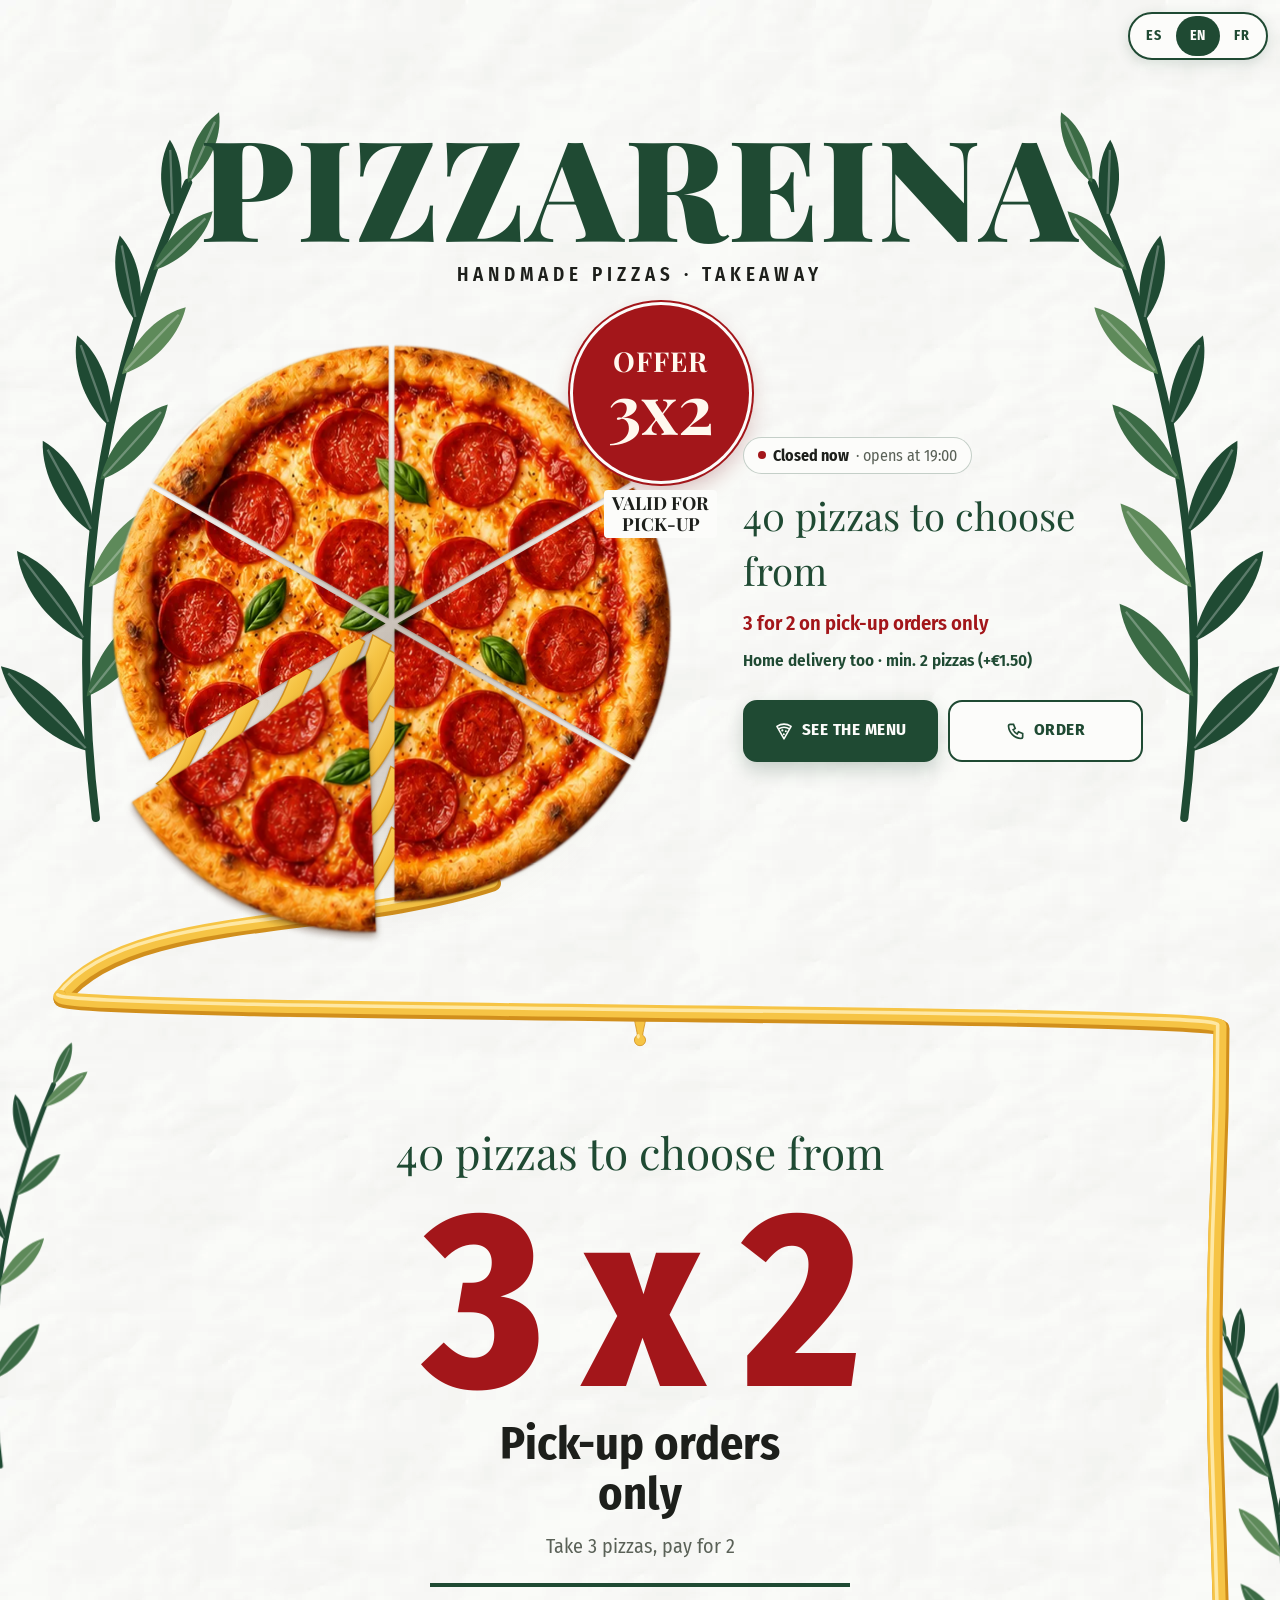
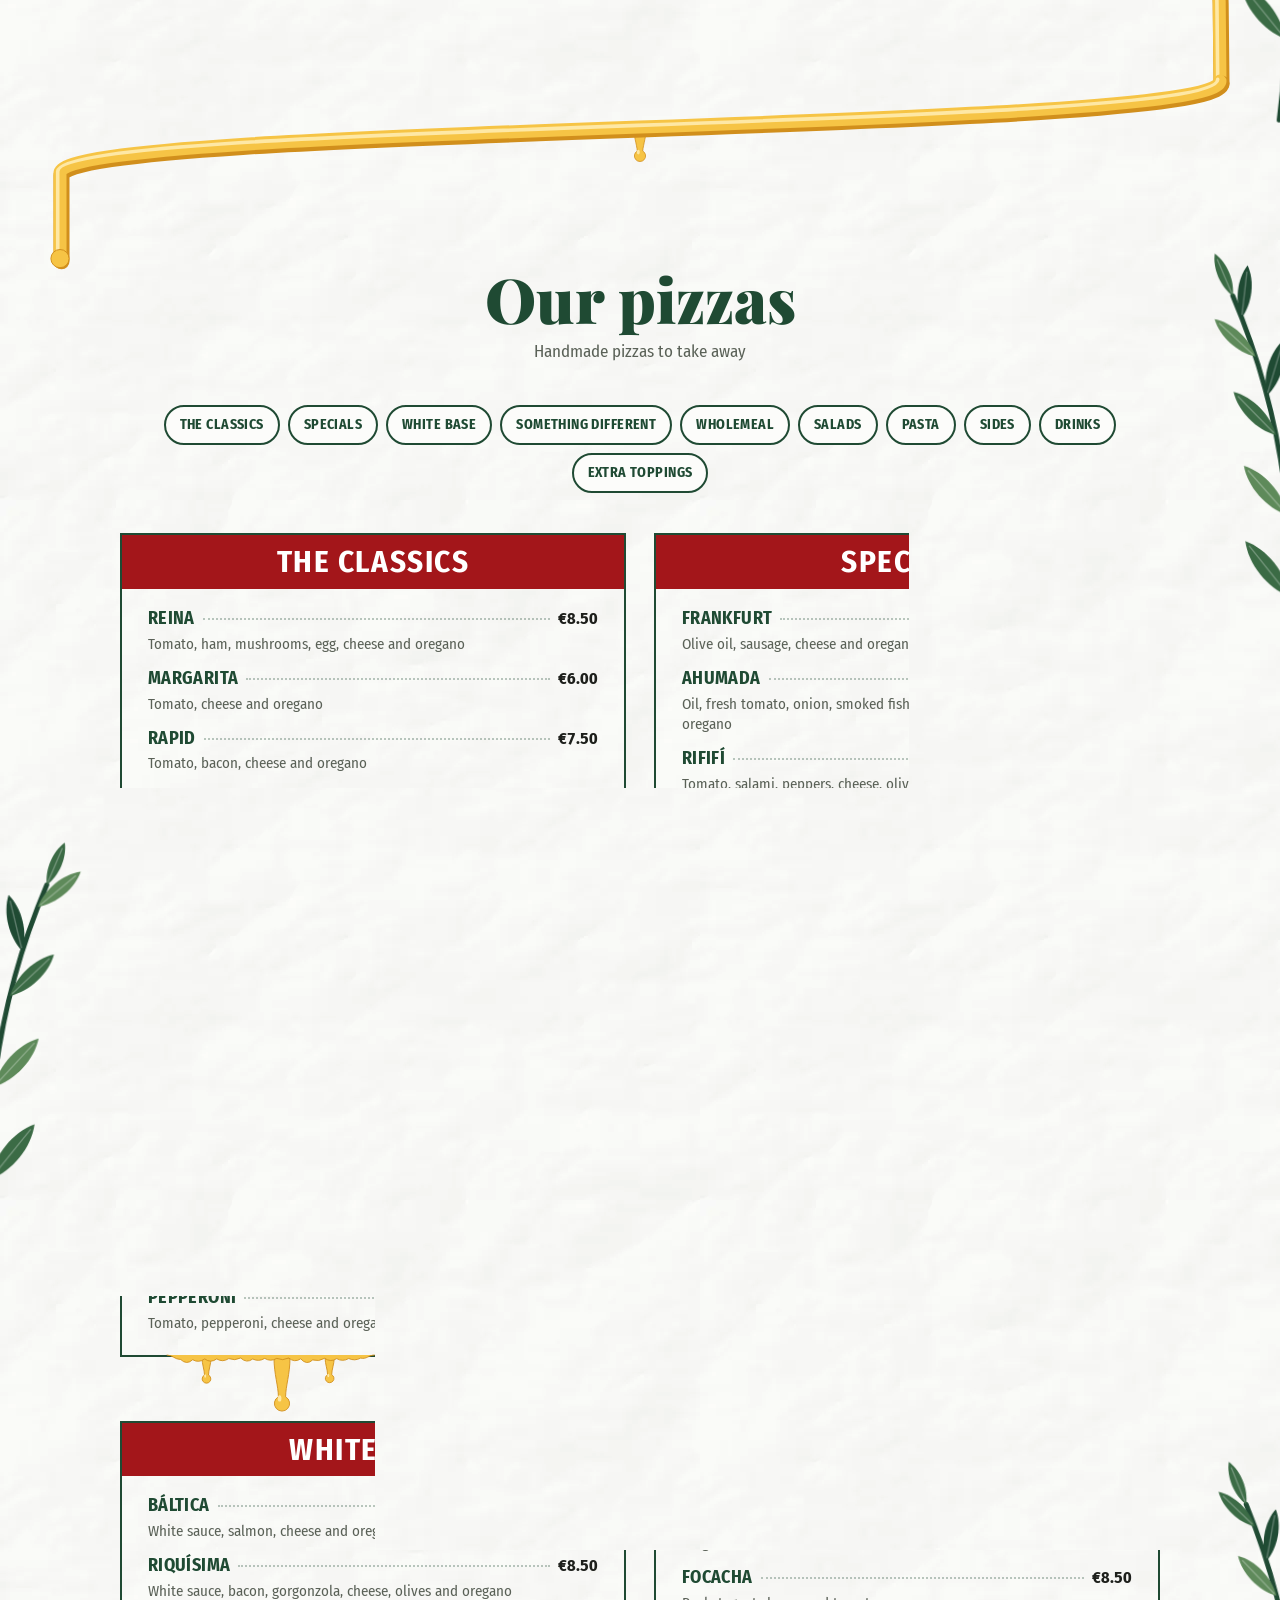
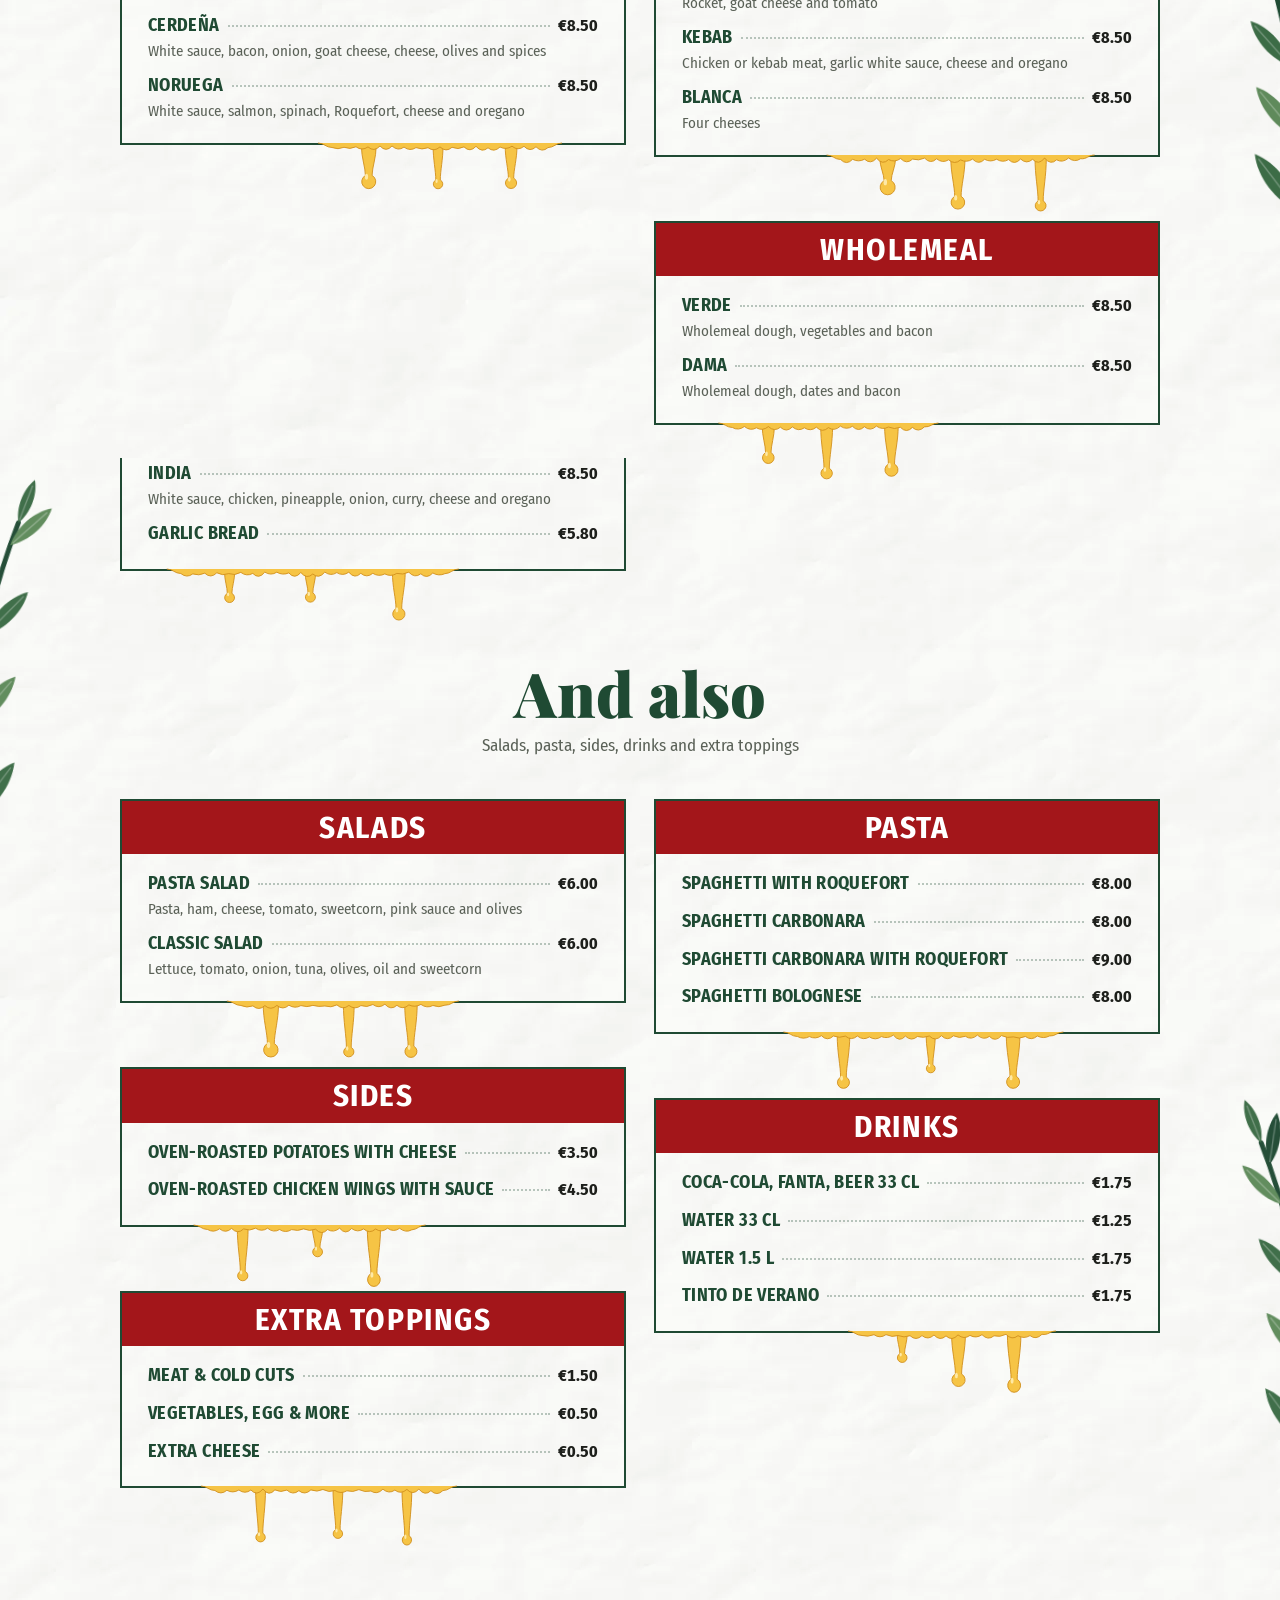
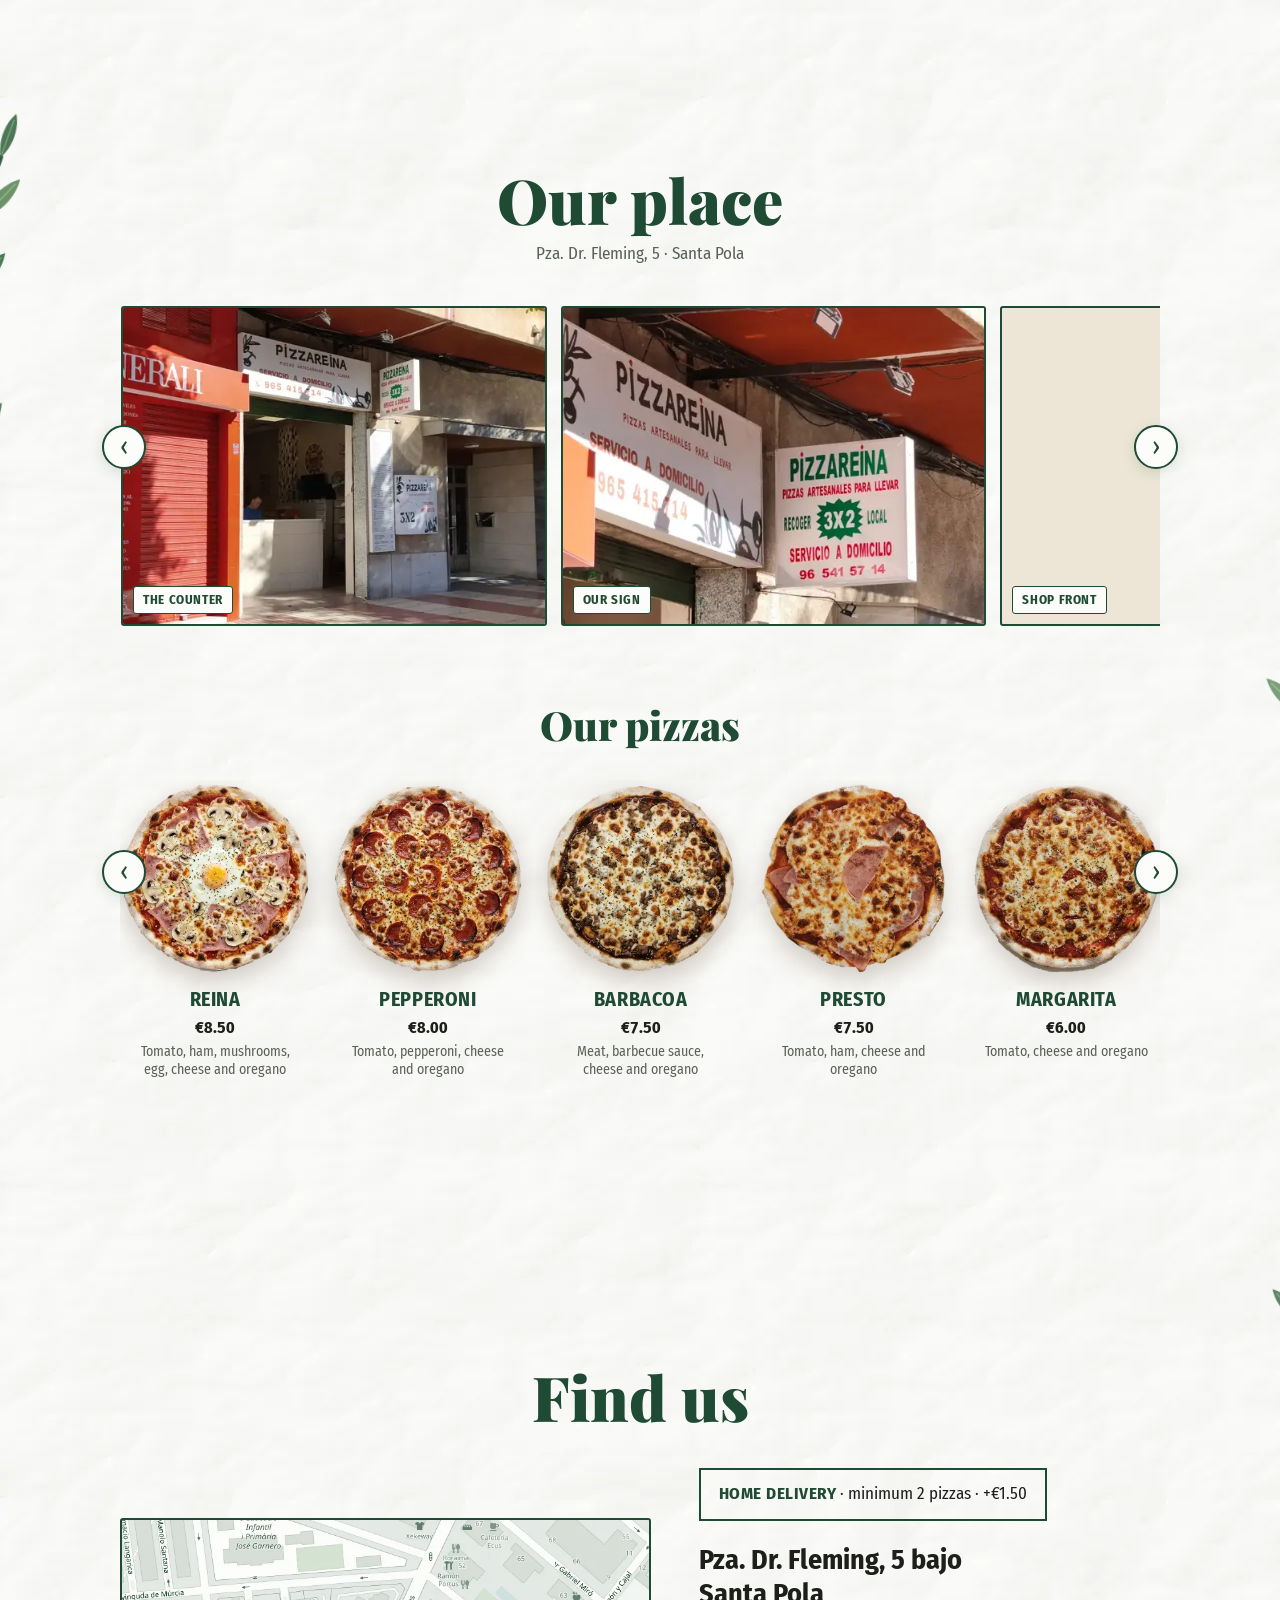
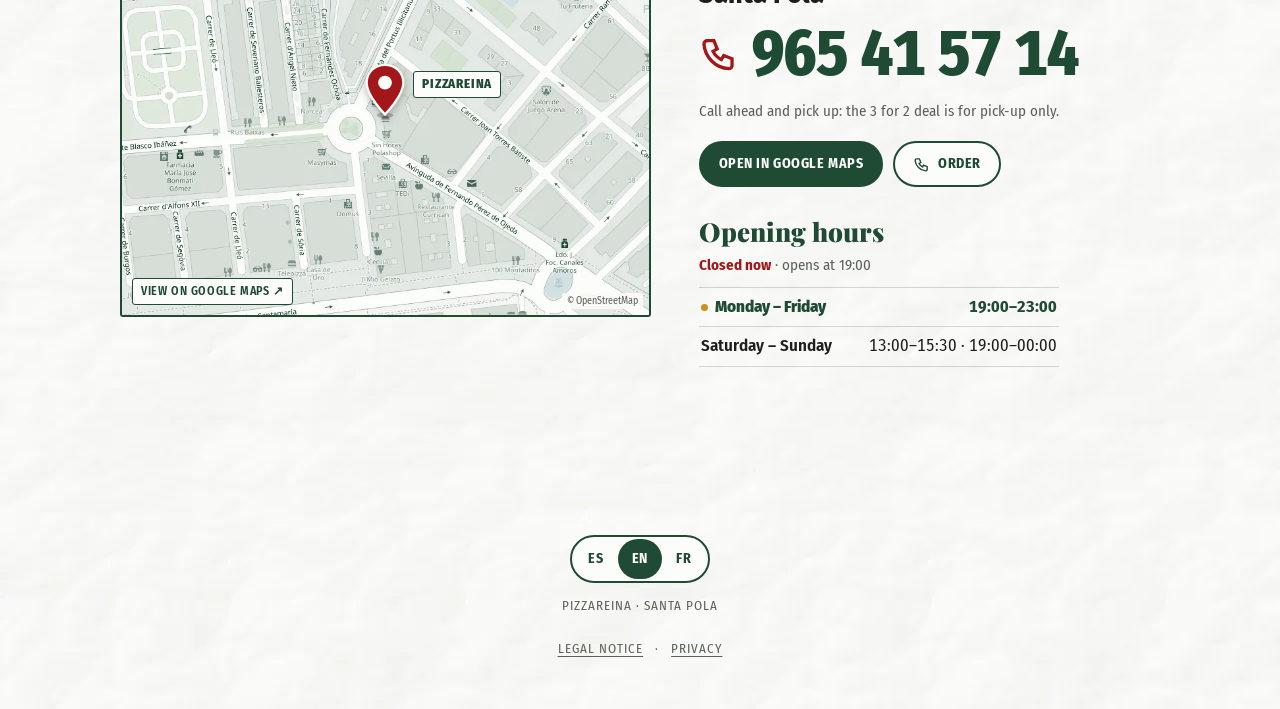
<file: en/index.html>
<!DOCTYPE html>
<html lang="en" data-lang="en"><head><meta charset="utf-8"><meta name="viewport" content="width=device-width,initial-scale=1,viewport-fit=cover">
<style>:root{padding-top:env(safe-area-inset-top,0px);padding-bottom:env(safe-area-inset-bottom,0px)}body{margin:0;font:14px system-ui,sans-serif}img{max-width:100%}[hidden]{display:none!important}</style>
<link rel="preload" as="image" href="../img/pizza-flyer.webp" fetchpriority="high">
<link rel="preload" as="font" type="font/woff2" href="../fonts/playfair-display-latin-900-normal.woff2" crossorigin>
<link rel="preload" as="font" type="font/woff2" href="../fonts/fira-sans-condensed-latin-700-normal.woff2" crossorigin>
<link rel="preconnect" href="https://cloud.umami.is">
<link rel="preconnect" href="https://gateway.umami.is">
<script defer src="https://cloud.umami.is/script.js" data-website-id="b1f8a828-aff7-473a-a827-08e7cc998048"></script>
<script>
/* Umami events: tag the buttons we want to count (calls, menu, directions, language) */
document.addEventListener('DOMContentLoaded',function(){
  function tag(sel,ev,where){document.querySelectorAll(sel).forEach(function(el){el.setAttribute('data-umami-event',ev);if(where)el.setAttribute('data-umami-event-lugar',where)})}
  tag('.hcta a[href^="tel:"]','llamar','inicio');
  tag('.mbar a[href^="tel:"]','llamar','barra-inferior');
  tag('#phone','llamar','numero-contacto');
  tag('.info .btns a[href^="tel:"]','llamar','boton-contacto');
  tag('#heroMenu','ver-carta','inicio');
  tag('.mbar a[href="#carta"]','ver-carta','barra-inferior');
  tag('.mbar .to-map','como-llegar','barra-inferior');
  tag('.maps-link','abrir-google-maps');
  document.querySelectorAll('.lang button').forEach(function(b){b.setAttribute('data-umami-event','idioma');b.setAttribute('data-umami-event-a',b.dataset.lang)});
});
</script>
<meta property="og:type" content="restaurant">
<meta property="og:site_name" content="Pizzareina">
<meta property="og:title" content="Pizzareina — Handmade takeaway pizzas in Santa Pola">
<meta property="og:description" content="Pizzareina, handmade takeaway pizzas in Santa Pola (Pza. Dr. Fleming, 5). 40 pizzas to choose from and 3 for 2 on pick-up orders. Home delivery. Tel. 965 41 57 14.">
<meta property="og:locale" content="en_GB">
<meta property="og:image" content="https://pizzareina-santapola.es/og-image.jpg">
<meta property="og:url" content="https://pizzareina-santapola.es/en/">
<meta name="twitter:card" content="summary_large_image">
<link rel="canonical" href="https://pizzareina-santapola.es/en/">
<link rel="alternate" hreflang="es" href="https://pizzareina-santapola.es/">
<link rel="alternate" hreflang="en" href="https://pizzareina-santapola.es/en/">
<link rel="alternate" hreflang="fr" href="https://pizzareina-santapola.es/fr/">
<link rel="alternate" hreflang="x-default" href="https://pizzareina-santapola.es/">
<meta name="theme-color" content="#1F4A33">
<title>Pizzareina — Handmade takeaway pizzas in Santa Pola</title>
<meta name="description" content="Pizzareina, handmade takeaway pizzas in Santa Pola (Pza. Dr. Fleming, 5). 40 pizzas to choose from and 3 for 2 on pick-up orders. Home delivery. Tel. 965 41 57 14.">
<link rel="icon" href="../favicon.ico" sizes="any">
<link rel="icon" type="image/png" href="../favicon-48.png">
<link rel="apple-touch-icon" href="../apple-touch-icon.png">
<script type="application/ld+json">{"@context":"https://schema.org","@type":"Restaurant","name":"Pizzareina","url":"https://pizzareina-santapola.es/","image":"https://pizzareina-santapola.es/og-image.jpg","menu":"https://pizzareina-santapola.es/#carta","alternateName":"Pizzareina - Pizzas Caseras","description":"Pizzas artesanales para llevar en Santa Pola. 40 pizzas a elegir. Oferta 3x2 recogiendo en el local.","servesCuisine":["Pizza","Italiana"],"priceRange":"€","telephone":"+34965415714","email":"abdelghanilyazghi092@gmail.com","address":{"@type":"PostalAddress","streetAddress":"Plaza Doctor Fleming, 5 bajo","addressLocality":"Santa Pola","addressRegion":"Alicante","addressCountry":"ES"},"geo":{"@type":"GeoCoordinates","latitude":38.1925939,"longitude":-0.5616776},"hasMap":"https://maps.app.goo.gl/d8t61mGTt3PxXe6u8","acceptsReservations":false,"openingHoursSpecification":[{"@type":"OpeningHoursSpecification","dayOfWeek":["Monday","Tuesday","Wednesday","Thursday","Friday"],"opens":"19:00","closes":"23:00"},{"@type":"OpeningHoursSpecification","dayOfWeek":["Saturday","Sunday"],"opens":"13:00","closes":"15:30"},{"@type":"OpeningHoursSpecification","dayOfWeek":["Saturday","Sunday"],"opens":"19:00","closes":"23:59"}],"availableLanguage":["es","en","fr"]}</script>
<link rel="stylesheet" href="../fonts/fonts.css">
<script>document.documentElement.classList.add('js-intro');setTimeout(function(){document.documentElement.classList.remove('js-intro')},3500);</script>
<style>
/* Layout: poster world. One centred column on paper; a mozzarella strand runs in the side margins from the pulled slice to the phone number; olive branches peek in from both edges */
:root{
  color-scheme: light;
  --paper:#FCFCFA;
  --card:#FCFCFA;
  --green:#1F4A33;
  --leaf-1:#1F4A33;
  --leaf-2:#3B6B45;
  --leaf-3:#5E8A5A;
  --red:#A3161A;
  --ink:#1D1F1B;
  --muted:#5A6157;
  --cheese:#F6C445;
  --cheese-light:#FFEDB0;
  --cheese-dark:#D18F1C;
  --wood:#B98A55;
  --display:"Playfair Display", Georgia, "Times New Roman", serif;
  --body:"Fira Sans Condensed", "Arial Narrow", "Roboto Condensed", sans-serif;
}
html{overflow-x:clip}
body{background:var(--paper);color:var(--ink);font-family:var(--body);font-size:17px;line-height:1.45;position:relative;overflow-x:clip}
body.locked{overflow:hidden}
.wrap{max-width:1040px;margin-inline:auto;padding-left:max(16px,env(safe-area-inset-left,0px));padding-right:max(16px,env(safe-area-inset-right,0px))}
button{font:inherit}

/* ---------- top controls (inside hero) ---------- */
.hero-top{position:fixed;z-index:45;top:calc(12px + env(safe-area-inset-top,0px));right:max(12px,env(safe-area-inset-right,0px));display:flex;align-items:center}
.hero-top .lang{box-shadow:0 4px 14px rgba(31,74,51,.16)}
.lang{display:inline-flex;border:2px solid var(--green);border-radius:999px;background:var(--card);padding:2px}
.lang button{border:0;background:none;color:var(--green);font-weight:700;font-size:14px;letter-spacing:.06em;padding:0 11px;border-radius:999px;cursor:pointer;min-width:44px;min-height:40px}
.lang button[aria-pressed="true"]{background:var(--green);color:var(--card)}
.lang button:focus-visible,.ctl:focus-visible,.chip:focus-visible,.btn:focus-visible{outline:3px solid var(--cheese-dark);outline-offset:2px}
.ctl{font-weight:600;font-size:13px;letter-spacing:.06em;text-transform:uppercase;border:2px solid var(--green);background:var(--card);color:var(--green);border-radius:999px;padding:8px 14px;cursor:pointer}
.ctl:hover{background:var(--green);color:var(--card)}

/* ---------- HERO / INTRO ---------- */
html.js-intro .hero-inner{visibility:hidden}
.hero-inner{display:flex;flex-direction:column;align-items:center;gap:clamp(8px,2svh,20px);text-align:center;padding-left:max(16px,env(safe-area-inset-left,0px));padding-right:max(16px,env(safe-area-inset-right,0px))}
.logo{font-family:var(--display);font-weight:900;color:var(--green);font-size:clamp(44px,12vw,120px);line-height:.95;letter-spacing:.01em;margin:0;position:relative;z-index:3}
.logo span{display:inline-block}
.tagline{font-weight:600;text-transform:uppercase;letter-spacing:.26em;font-size:clamp(11px,2.7vw,18px);margin:0;position:relative;z-index:3}
.pizza-wrap{--S:min(62vw,34svh,370px);position:relative;width:var(--S);height:var(--S);margin-block:calc(var(--S)*.16) calc(var(--S)*.12);perspective:2000px;perspective-origin:50% 30%}
.tilt{position:absolute;inset:0;transform-style:preserve-3d;z-index:2}
.board{position:absolute;inset:-7%;border-radius:50%;
  background:
    radial-gradient(circle at 50% 50%,transparent 0 62%,rgba(90,52,20,.25) 63%,transparent 64% 100%),
    repeating-linear-gradient(97deg,rgba(255,255,255,.06) 0 3px,rgba(80,45,15,.07) 3px 7px,rgba(255,255,255,0) 7px 13px),
    radial-gradient(circle at 40% 35%,#D2A46C,#B98A55 60%,#9C6E3F);
  box-shadow:inset 0 0 0 calc(var(--S)*.012) rgba(110,70,30,.55),0 calc(var(--S)*.04) calc(var(--S)*.08) rgba(70,40,12,.28)}
.layer{position:absolute;border-radius:50%}
.dough{inset:0;background:radial-gradient(circle at 42% 36%,#F8E8C8,#EED7A8 55%,#DDBB80);box-shadow:inset 0 0 0 calc(var(--S)*.035) rgba(214,170,105,.55),inset 0 calc(var(--S)*-.02) calc(var(--S)*.05) rgba(150,100,40,.25)}
.sauce{inset:7%;background:radial-gradient(circle at 45% 40%,#D2412A,#B42A1B 62%,#8F1E14);border-radius:48% 52% 51% 49% / 50% 47% 53% 50%}
.melt{inset:8.5%;background:radial-gradient(circle at 45% 40%,#FFF0BF,#FADB86 55%,#F0B94E);border-radius:51% 49% 47% 53% / 49% 52% 48% 51%;opacity:0}
.shreds,.tops{position:absolute;inset:0;transform-style:preserve-3d}
.shred{position:absolute;width:3.4%;height:1%;border-radius:2px;background:linear-gradient(#FFF8DD,#F6DE95);box-shadow:0 .5px 1px rgba(150,110,30,.35)}
.pep{position:absolute;border-radius:50%;background-repeat:no-repeat;box-shadow:0 1px 2px rgba(80,20,0,.3)}
.basil{position:absolute;background-size:100% 100%}
.photo{position:absolute;inset:0;filter:drop-shadow(0 1px 1.2px rgba(60,30,5,.45))}
.slice,.pull,.wedge{position:absolute;inset:0}
.pull{transform-origin:65.5% 76.8%;will-change:transform}
.slice.pulled{z-index:5}
.slice.pulled .pull{filter:drop-shadow(0 calc(var(--lift,0)*12px) calc(var(--lift,0)*10px) rgba(60,30,8,.35))}
.wedge,.pep{background-image:url("../img/pizza-flyer.webp")}
.wedge{background-size:100% 100%}
.cuts,.strands{position:absolute;inset:0;width:100%;height:100%;overflow:visible;pointer-events:none}
.cuts{z-index:6}
.cuts line{stroke:rgba(255,248,232,.95);stroke-width:.45;stroke-linecap:round;opacity:0}
.strands{z-index:4}
.glow{position:absolute;inset:-4%;border-radius:50%;background:radial-gradient(closest-side,rgba(255,196,110,.6),rgba(255,160,60,.2) 60%,transparent);opacity:0;pointer-events:none;z-index:7}
.intro-branch{position:absolute;width:calc(var(--S)*.44);height:calc(var(--S)*1.12);top:calc(var(--S)*-.08);z-index:1}
.intro-branch.left{left:calc(var(--S)*-.43)}
.intro-branch.right{right:calc(var(--S)*-.43)}
.intro-branch.right .flip,.side-branch.right .flip{transform:scaleX(-1)}
.flip,.flip svg{width:100%;height:100%;display:block}
.badge{position:absolute;z-index:8;width:max(84px,calc(var(--S)*.32));right:calc(var(--S)*-.16);top:calc(var(--S)*-.12)}
.badge .disc{aspect-ratio:1;border-radius:50%;background:var(--red);color:#FFF8EE;display:grid;place-content:center;text-align:center;box-shadow:0 0 0 3px var(--paper),0 0 0 5px var(--red),0 10px 24px rgba(120,10,10,.28);font-family:var(--display);line-height:.95}
.badge .disc small{font-weight:700;font-size:max(12px,calc(var(--S)*.05));letter-spacing:.04em;text-transform:uppercase}
.badge .disc b{font-weight:700;font-size:max(30px,calc(var(--S)*.125))}
.badge .cap{margin:9px auto 0;width:max-content;max-width:160%;background:var(--paper);padding:3px 8px;border-radius:4px;font-family:var(--display);font-weight:700;font-size:max(10px,calc(var(--S)*.033));line-height:1.15;text-transform:uppercase;text-align:center}
.hero-foot{position:relative;z-index:3}
.hero-foot-in{display:flex;flex-direction:column;align-items:center;gap:6px}
.hero-foot .forty{font-family:var(--display);font-size:clamp(20px,4.4vw,32px);color:var(--green);margin:0}
.hero-foot .note{margin:0;font-weight:600;color:var(--red);font-size:clamp(14px,3vw,18px)}
.hint{margin-top:4px;display:flex;align-items:center;gap:8px;font-size:12px;letter-spacing:.18em;text-transform:uppercase;color:var(--muted)}
.hint i{width:14px;height:22px;border:2px solid var(--muted);border-radius:8px;position:relative}
.hint i::after{content:"";position:absolute;left:50%;top:4px;width:4px;height:6px;margin-left:-2px;border-radius:2px;background:var(--cheese-dark);animation:wheel 1.4s ease-in-out infinite}
@keyframes wheel{0%{transform:translateY(0);opacity:1}100%{transform:translateY(8px);opacity:0}}

/* ---------- CHEESE LAYER ---------- */
#cheese{position:absolute;left:0;top:0;width:100%;pointer-events:none;z-index:1;overflow:visible}
#cShadow{fill:rgba(110,62,10,.16)}
#cBody{fill:url(#cheeseFill);stroke:var(--cheese-dark);stroke-width:1;stroke-linejoin:round}
#cHi{fill:none;stroke:var(--cheese-light);stroke-linecap:round;opacity:.95}
#cTex{fill:none;stroke:var(--cheese-dark);stroke-width:1;opacity:.35}
#cString{fill:none;stroke:#F4C64F;stroke-linecap:round;opacity:.95}
#cheese .blob{fill:url(#cheeseBlob)}
.drip{transform:scaleY(0);transform-box:fill-box;transform-origin:50% 0;transition:transform .9s cubic-bezier(.25,1.5,.45,1)}
.drip.on{transform:scaleY(1)}
.drip path{fill:url(#cheeseFill);stroke:var(--cheese-dark);stroke-width:.8}
.drip ellipse{fill:var(--cheese-light);opacity:.85}

/* ---------- SECTIONS ---------- */
.sec{position:relative;padding-block:clamp(84px,12vw,140px)}
.side-branch{position:absolute;width:clamp(70px,12vw,180px);aspect-ratio:100/260;z-index:0;pointer-events:none}
.side-branch.left{left:calc(clamp(70px,12vw,180px)*-.28);transform-origin:0% 100%}
.side-branch.right{right:calc(clamp(70px,12vw,180px)*-.28);transform-origin:100% 100%}
.side-branch svg{animation:sway 6s ease-in-out infinite;transform-origin:30% 100%}
.side-branch.alt svg{animation-duration:7.5s;animation-delay:-2s}
@keyframes sway{0%,100%{transform:rotate(-2.5deg)}50%{transform:rotate(2.5deg)}}
.z{position:relative;z-index:2}

.offer{text-align:center}
.offer .forty{font-family:var(--display);font-size:clamp(26px,5vw,44px);color:var(--green);margin:0}
.offer .big{font-weight:800;color:var(--red);font-size:clamp(110px,26vw,250px);line-height:.9;margin:6px 0 4px;letter-spacing:-.02em}
.offer .only{font-weight:700;font-size:clamp(26px,5.4vw,46px);line-height:1.1;margin:0;text-wrap:balance}
.offer .sub{margin:12px 0 0;color:var(--muted);font-size:clamp(16px,2.4vw,20px)}
.offer .rule{width:min(420px,70%);height:4px;background:var(--green);margin:22px auto 0;border:0}

.sec-head{text-align:center;margin-bottom:clamp(22px,4vw,40px)}
.sec-head h2{font-family:var(--display);font-weight:900;color:var(--green);font-size:clamp(34px,7vw,62px);margin:0;line-height:1.02;text-wrap:balance}
.sec-head p{margin:10px 0 0;color:var(--muted)}
.sub-head{margin-top:clamp(56px,8vw,90px)}

.chips{position:sticky;top:env(safe-area-inset-top,0px);z-index:6;display:flex;gap:8px;overflow-x:auto;scrollbar-width:none;padding:10px 2px;margin-bottom:22px;background:linear-gradient(var(--paper) 78%,rgba(251,248,241,0));-webkit-overflow-scrolling:touch}
.chips::-webkit-scrollbar{display:none}
.chip{flex:none;border:2px solid var(--green);background:var(--card);color:var(--green);font-weight:700;font-size:14px;letter-spacing:.03em;text-transform:uppercase;padding:8px 14px;border-radius:999px;text-decoration:none;white-space:nowrap}
.chip:hover{background:var(--green);color:var(--card)}
@media (min-width:900px){.chips{justify-content:center;flex-wrap:wrap}}

.menu-grid{display:grid;grid-template-columns:1fr 1fr;column-gap:clamp(16px,2.4vw,28px);row-gap:clamp(52px,6vw,64px);align-items:start}
.col{display:flex;flex-direction:column;gap:clamp(52px,6vw,64px);min-width:0}
.card{background:var(--card);border:2.5px solid var(--green);padding:20px clamp(16px,2.4vw,26px) 22px;position:relative;z-index:2;min-width:0;scroll-margin-top:70px}
.card h3{margin:0 0 14px;text-align:center;font-weight:700;text-transform:uppercase;letter-spacing:.02em;color:var(--green);font-size:clamp(23px,3.2vw,31px);line-height:1.05}
.card ul{list-style:none;margin:0;padding:0;display:flex;flex-direction:column;gap:11px}
.row{display:flex;align-items:baseline;gap:8px}
.row .n{font-weight:700;text-transform:uppercase;color:var(--green);font-size:18px;letter-spacing:.02em;min-width:0}
.row .dots{flex:1;border-bottom:2px dotted rgba(31,74,51,.3);transform:translateY(-4px);min-width:12px}
.row .p{font-weight:700;font-variant-numeric:tabular-nums;white-space:nowrap}
.card li p{margin:2px 0 0;color:var(--muted);font-size:15px;line-height:1.35}
.card .tag{font-weight:500;text-transform:none;color:var(--muted);font-size:15px;letter-spacing:0}

/* gallery */
.gal{display:grid;grid-template-columns:2fr 1fr 1fr;grid-template-rows:repeat(2,minmax(0,1fr));gap:14px;aspect-ratio:16/8}
.ph{position:relative;z-index:2;border:2.5px dashed rgba(31,74,51,.45);background:repeating-linear-gradient(135deg,#F3EEE2 0 14px,#EEE7D7 14px 28px);display:grid;place-content:center;justify-items:center;gap:8px;text-align:center;color:var(--green);padding:12px;min-width:0;border-radius:3px}
.ph:first-child{grid-row:span 2}
.ph:nth-child(4){grid-column:2 / span 2}
.ph svg{width:38px;height:38px;opacity:.7}
.ph b{font-weight:700;text-transform:uppercase;letter-spacing:.06em;font-size:15px}
.ph span{font-size:13px;color:var(--muted)}

/* map + contact */
.find{display:grid;grid-template-columns:1.15fr 1fr;gap:clamp(20px,4vw,48px);align-items:center}
.map{position:relative;z-index:2;aspect-ratio:4/3;border:2.5px solid var(--green);overflow:hidden;background:#E9EFE3;border-radius:3px}
.map svg{width:100%;height:100%;display:block}
.map .lbl{position:absolute;left:10px;bottom:10px;background:var(--card);border:1.5px solid var(--green);color:var(--green);font-size:12px;font-weight:600;letter-spacing:.05em;text-transform:uppercase;padding:4px 8px;border-radius:3px}
.pin{transform-box:fill-box;transform-origin:50% 100%;animation:pin 2.4s ease-in-out infinite}
@keyframes pin{0%,100%{transform:translateY(0)}50%{transform:translateY(-6px)}}
.info{position:relative;z-index:2}
.info .delivery{display:inline-block;background:var(--card);border:2.5px solid var(--green);padding:12px 18px;margin:0 0 22px}
.info .delivery b{color:var(--green);text-transform:uppercase;letter-spacing:.03em}
.info .addr{font-weight:700;font-size:clamp(20px,3vw,28px);margin:0;line-height:1.2}
.info .phone{display:inline-block;margin-top:12px;font-weight:800;font-size:clamp(40px,7vw,64px);color:var(--green);text-decoration:none;font-variant-numeric:tabular-nums;line-height:1;cursor:pointer}
.info .small{margin:12px 0 18px;color:var(--muted);font-size:15px}
.btns{display:flex;flex-wrap:wrap;gap:10px}
.btn{display:inline-flex;align-items:center;gap:8px;border:2px solid var(--green);border-radius:999px;padding:11px 18px;font-weight:700;letter-spacing:.04em;text-transform:uppercase;font-size:14px;text-decoration:none;color:var(--green);background:var(--card)}
.btn.solid{background:var(--green);color:var(--card)}
footer{text-align:center;padding-block:28px 40px;color:var(--muted);font-size:13px;letter-spacing:.08em;text-transform:uppercase;display:flex;flex-direction:column;align-items:center;gap:14px}

/* mobile action bar */
.mbar{position:fixed;left:0;right:0;bottom:0;z-index:40;display:none;gap:8px;padding:10px max(12px,env(safe-area-inset-right,0px)) calc(10px + env(safe-area-inset-bottom,0px)) max(12px,env(safe-area-inset-left,0px));background:rgba(252,252,250,.97);border-top:1.5px solid rgba(31,74,51,.2);transform:translateY(110%);transition:transform .4s ease}
.mbar.show{transform:none}
.mbar a{flex:1;min-width:0;display:flex;align-items:center;justify-content:center;gap:5px;min-height:48px;padding:0 6px;border-radius:12px;border:2px solid var(--green);color:var(--green);background:var(--card);font-weight:700;font-size:13px;letter-spacing:.01em;white-space:nowrap;text-transform:uppercase;text-decoration:none}
.mbar a.solid{background:var(--green);color:var(--card)}
.mbar svg{width:17px;height:17px;flex:none}

@media (max-width:760px){
  .menu-grid,.find{grid-template-columns:1fr}
  .find{text-align:center}.btns{justify-content:center}
  .side-branch{opacity:.55}
  .badge{right:calc(var(--S)*-.1);top:calc(var(--S)*-.16)}
  .intro-branch{width:calc(var(--S)*.36)}
  .intro-branch.left{left:calc(var(--S)*-.3)}
  .intro-branch.right{right:calc(var(--S)*-.3)}
  .mbar{display:flex}
  body{padding-bottom:calc(70px + env(safe-area-inset-bottom,0px))}
  .gal{display:flex;overflow-x:auto;scroll-snap-type:x mandatory;aspect-ratio:auto;gap:12px;padding-bottom:6px;scrollbar-width:none}
  .gal::-webkit-scrollbar{display:none}
  .ph{flex:0 0 78%;aspect-ratio:4/3;scroll-snap-align:center}
  .row .n{font-size:17px}
  .hero{padding-block:58px 22px}
}
@media (prefers-reduced-motion: reduce){
  .side-branch svg,.hint i::after,.pin{animation:none}
  .drip,.mbar{transition:none}
}
@property --bz{syntax:'<length>';inherits:false;initial-value:0px}
@keyframes bob{0%,100%{--bz:-6px}50%{--bz:7px}}
.l3 .layer{box-shadow:0 calc(var(--S)*.02) calc(var(--S)*.05) rgba(60,30,8,.18)}
.l3 .dough{box-shadow:inset 0 0 0 calc(var(--S)*.035) rgba(214,170,105,.55),inset 0 calc(var(--S)*-.02) calc(var(--S)*.05) rgba(150,100,40,.25)}
.sauce{background:radial-gradient(circle at 30% 30%,rgba(255,140,110,.35),transparent 18%),radial-gradient(circle at 66% 58%,rgba(255,140,110,.25),transparent 14%),radial-gradient(circle at 45% 40%,#D2412A,#B42A1B 62%,#8F1E14)!important}
#melt{opacity:.25}
.hero-foot{display:grid}
.hero-foot>*{grid-area:1/1}
.endtext .forty{font-family:var(--display);font-size:clamp(20px,4.4vw,32px);color:var(--green);margin:0}
.endtext .note{margin:0;font-weight:600;color:var(--red);font-size:clamp(14px,3vw,18px)}
.cdrip{position:absolute;left:0;top:100%;margin-top:-2px;overflow:visible;pointer-events:none;z-index:1}
.cdrip .rim,.cdrip .cd path{fill:url(#cheeseFill);stroke:var(--cheese-dark);stroke-width:.9}
.cdrip .cd ellipse{fill:var(--cheese-light);opacity:.85}
.cdrip .ooze{transform-box:fill-box;transform-origin:50% 0;animation:ooze 3.6s ease-in-out infinite}
@keyframes ooze{0%,100%{transform:scaleY(1)}50%{transform:scaleY(1.09)}}
@media (prefers-reduced-motion: reduce){.bob,.cdrip .ooze{animation:none}}
/* parchment: fine fibre noise + soft blotches, very light */
body{background-color:var(--paper);background-image:url("../img/paper.webp");background-size:700px 700px}
.card,.info .delivery{background:var(--paper) url("../img/paper.webp") 0 0/700px 700px}
.hero{position:relative;min-height:100svh;display:grid;place-items:center;overflow:clip;padding-block:64px 28px}
.pizza-wrap{--S:clamp(180px,calc((100svh - 450px)/1.26),min(70vw,410px))!important}
@media (min-width:761px){.pizza-wrap{--S:clamp(170px,calc((100svh - 570px)/1.28),min(40vw,400px))!important}.hero{padding-block:56px 20px}.hero-inner{gap:clamp(6px,1.4svh,16px)}}
.pshadow{position:absolute;inset:3% -1% -7% 1%;border-radius:50%;background:radial-gradient(closest-side,rgba(70,38,10,.28),rgba(70,38,10,.14) 55%,rgba(70,38,10,.04) 80%,transparent);z-index:1;will-change:transform,opacity}
.photo{z-index:2;filter:none}
.photo.done{filter:drop-shadow(0 1px 1px rgba(60,30,5,.35))}
.slice{will-change:transform,opacity}
.strands{z-index:0!important}
.endtext{display:flex;flex-direction:column;align-items:center;gap:6px}
.endtext .forty{font-family:var(--display);font-size:clamp(20px,4.4vw,32px);color:var(--green);margin:0}
.endtext .note{margin:0;font-weight:600;color:var(--red);font-size:clamp(14px,3vw,18px)}
#cheese .s-shadow{fill:none;stroke:var(--cheese-dark);stroke-linecap:round;stroke-linejoin:round}
#cheese .s-main{fill:none;stroke:var(--cheese);stroke-linecap:round;stroke-linejoin:round}
#cheese .s-hi{fill:none;stroke:var(--cheese-light);stroke-linecap:round;stroke-linejoin:round;opacity:.9}
#cheese .blob{fill:var(--cheese);stroke:var(--cheese-dark);stroke-width:1}
.drip path{fill:var(--cheese)!important;stroke:var(--cheese-dark)!important}
.cdrip{position:absolute;left:0;top:100%;margin-top:0;overflow:visible;pointer-events:none;z-index:1}
.cdrip .rim,.cdrip .cd path{fill:var(--cheese);stroke:var(--cheese-dark);stroke-width:.9}
.cdrip .rim{stroke:none}
.cdrip .rimline{fill:none;stroke:var(--cheese-dark);stroke-width:.9}
.cdrip .cd ellipse{fill:var(--cheese-light);opacity:.9}
.cdrip .ooze{transform-box:fill-box;transform-origin:50% 0;animation:ooze 3.6s ease-in-out infinite}
@keyframes ooze{0%,100%{transform:scaleY(1)}50%{transform:scaleY(1.09)}}
.gal .ph{padding:0;border:2.5px solid var(--green);background:#EDE6D6;overflow:hidden;display:block;position:relative}
.gal .ph img{width:100%;height:100%;object-fit:cover;display:block}
.gal .ph figcaption{position:absolute;left:10px;bottom:10px;background:var(--card);border:1.5px solid var(--green);color:var(--green);font-weight:700;font-size:13px;letter-spacing:.05em;text-transform:uppercase;padding:4px 9px;border-radius:3px}
.gal figure{margin:0}
@media (prefers-reduced-motion: reduce){.cdrip .ooze{animation:none}}
#replay{position:fixed;z-index:45;top:calc(12px + env(safe-area-inset-top,0px));right:max(12px,env(safe-area-inset-right,0px));box-shadow:0 4px 14px rgba(31,74,51,.15)}
@media (hover:none),(pointer:coarse){.side-branch svg,.cdrip .ooze,.pin{animation:none!important}}
.cats{display:flex;flex-wrap:wrap;justify-content:center;gap:8px;margin:0 0 clamp(26px,4vw,40px)}
.cats .chip{cursor:pointer}
.gal-sub{font-family:var(--display);font-weight:900;color:var(--green);font-size:clamp(26px,4.6vw,40px);text-align:center;margin:clamp(40px,6vw,64px) 0 clamp(16px,3vw,26px)}
.pgal{display:grid;grid-template-columns:repeat(5,minmax(0,1fr));gap:clamp(14px,2vw,24px);position:relative;z-index:2}
.pzc{margin:0;display:flex;flex-direction:column;align-items:center;text-align:center;min-width:0}
.pzimg{width:100%;aspect-ratio:1;filter:drop-shadow(0 10px 12px rgba(70,38,10,.22));transition:transform .5s ease}
.pzimg img{width:100%;height:100%;display:block}
.pzc:hover .pzimg{transform:rotate(-8deg) scale(1.03)}
.pzc figcaption{margin-top:12px;display:flex;flex-direction:column;align-items:center;gap:2px}
.pzc b{font-weight:700;text-transform:uppercase;letter-spacing:.03em;color:var(--green);font-size:20px}
.pzc .pp{font-weight:700;font-variant-numeric:tabular-nums}
.pzc .pd{color:var(--muted);font-size:14px;line-height:1.3;max-width:24ch}
@media (max-width:760px){
  .pgal{display:flex;overflow-x:auto;scroll-snap-type:x mandatory;gap:12px;padding-bottom:6px;scrollbar-width:none}
  .pgal::-webkit-scrollbar{display:none}
  .pgal .pzc{flex:0 0 68%;scroll-snap-align:center}
  .pgal{padding-inline:4px}
}
.map{display:block;cursor:pointer}.map:hover .lbl{background:var(--green);color:var(--card)}.map:focus-visible{outline:3px solid var(--cheese-dark);outline-offset:3px}
.map .mapimg{position:absolute;inset:0;width:100%;height:100%;object-fit:cover;display:block;transition:transform .5s ease}
.map:hover .mapimg{transform:scale(1.03)}
.mpin{position:absolute;left:50%;top:50%;transform:translate(-50%,-100%);display:flex;flex-direction:column;align-items:center;pointer-events:none}
.mpin svg{width:44px;height:55px;filter:drop-shadow(0 3px 4px rgba(0,0,0,.25));animation:pin 2.4s ease-in-out infinite}
.mpin b{position:absolute;left:calc(100% + 6px);top:8px;white-space:nowrap;background:var(--card);border:1.5px solid var(--green);color:var(--green);font-size:13px;font-weight:800;letter-spacing:.06em;text-transform:uppercase;padding:3px 8px;border-radius:3px}
.map .osm{position:absolute;right:6px;bottom:6px;font-size:10px;color:var(--muted);background:rgba(252,252,250,.85);padding:1px 5px;border-radius:2px}
@media (hover:none),(pointer:coarse){.mpin svg{animation:none}}
.info .phone{display:inline-flex;align-items:center;gap:.22em;border-bottom:3px solid transparent;transition:border-color .2s,color .2s}
.info .phone svg{width:.62em;height:.62em;flex:none;color:var(--red)}
.info .phone:hover{border-bottom-color:var(--cheese)}
.info .phone:focus-visible{outline:3px solid var(--cheese-dark);outline-offset:6px}
.btn svg{width:17px;height:17px;flex:none}
.toast{position:fixed;left:50%;bottom:calc(84px + env(safe-area-inset-bottom,0px));transform:translate(-50%,20px);opacity:0;z-index:60;background:var(--green);color:var(--card);font-weight:700;letter-spacing:.04em;padding:10px 16px;border-radius:999px;pointer-events:none;transition:opacity .25s,transform .25s;white-space:nowrap}
.toast.on{opacity:1;transform:translate(-50%,0)}
.hours{margin-top:26px;max-width:360px}
.hours h3{font-family:var(--display);font-weight:900;color:var(--green);font-size:26px;margin:0 0 4px}
.hours .status{margin:0 0 10px;font-size:15px;color:var(--muted)}
.hours .st{font-weight:700}.hours .st.on{color:#2E7D46}.hours .st.off{color:var(--red)}
.hours dl{margin:0;display:flex;flex-direction:column;border-top:1.5px solid rgba(31,74,51,.2)}
.hours dl>div{display:flex;justify-content:space-between;gap:16px;padding:7px 2px;border-bottom:1.5px solid rgba(31,74,51,.2)}
.hours dt{font-weight:600}.hours dd{margin:0;font-variant-numeric:tabular-nums;text-align:right}
.hours .today{color:var(--green);font-weight:700}.hours .today dt{font-weight:800}
.hours .today dt::before{content:"";display:inline-block;width:7px;height:7px;border-radius:50%;background:var(--cheese-dark);margin-right:7px;vertical-align:middle}
@media (max-width:760px){.hours{margin-inline:auto;text-align:left}}
.intro-branch{transform-origin:50% 100%;will-change:transform,opacity}
.side-branch{will-change:transform,opacity}
/* infinite swipe carousels (manual only) */
.car{position:relative;z-index:2}
.sc{display:flex!important;overflow-x:auto;scroll-snap-type:x mandatory;scrollbar-width:none;-webkit-overflow-scrolling:touch;aspect-ratio:auto!important;padding-bottom:6px;overscroll-behavior-x:contain}
.sc::-webkit-scrollbar{display:none}
.sc.dragging{scroll-snap-type:none;cursor:grabbing}
.sc img{-webkit-user-drag:none;user-select:none}
.gal.sc{gap:14px}
.gal .ph,.gal .ph:first-child,.gal .ph:nth-child(4){flex:0 0 calc((100% - 28px)/2.4);aspect-ratio:4/3;grid-row:auto;grid-column:auto;scroll-snap-align:start}
.gal .ph img{width:100%;height:100%;object-fit:cover}
.pgal.sc{gap:clamp(14px,2vw,24px);padding-top:4px}
.pgal .pzc{flex:0 0 calc((100% - 4*clamp(14px,2vw,24px))/5);scroll-snap-align:start}
.arw{position:absolute;top:calc(50% - 22px);transform:translateY(-50%);width:44px;height:44px;border-radius:50%;border:2px solid var(--green);background:var(--card);color:var(--green);font-size:26px;line-height:1;cursor:pointer;display:grid;place-items:center;box-shadow:0 4px 14px rgba(31,74,51,.15);z-index:3}
.arw:hover{background:var(--green);color:var(--card)}
.arw.prev{left:-18px}.arw.next{right:-18px}
.pgal+.arw,.pgal~.arw{top:30%}
@media (hover:none),(max-width:760px){.arw{display:none}}
@media (max-width:760px){
  .gal .ph,.gal .ph:first-child,.gal .ph:nth-child(4){flex:0 0 78%;scroll-snap-align:center}
  .pgal .pzc{flex:0 0 68%;scroll-snap-align:center}
}
/* red title bands, as on the menu board */
.card h3{background:var(--red);color:#FFF;margin:-20px calc(-1*clamp(16px,2.4vw,26px)) 16px;padding:11px 12px 10px;letter-spacing:.05em}
.cats .chip{transition:background .25s,color .25s,border-color .25s,box-shadow .25s}
.cats .chip.on,.cats .chip.on:hover{background:var(--red);border-color:var(--red);color:#FFF}
.hstat{margin:0 0 4px;display:inline-flex;align-items:center;gap:7px;font-size:14px;color:var(--muted);background:var(--card);border:1.5px solid rgba(31,74,51,.25);border-radius:999px;padding:5px 12px}
.hstat b{color:var(--ink);font-weight:700}
.hstat .dot{width:8px;height:8px;border-radius:50%;background:var(--red)}
.hstat .dot.on{background:#2E9D52;box-shadow:0 0 0 3px rgba(46,157,82,.18)}
.deliv{margin:0;font-size:clamp(13px,2.8vw,16px);color:var(--green);font-weight:600}
.hcta{display:flex;gap:10px;flex-wrap:wrap;justify-content:center;margin-top:10px}
.hcta .btn{min-height:46px}
.allerg{text-align:center;margin:clamp(28px,4vw,40px) auto 0;max-width:60ch;color:var(--muted);font-size:15px}
.tocats{position:fixed;z-index:44;left:50%;transform:translateX(-50%);bottom:calc(84px + env(safe-area-inset-bottom,0px));border:2px solid var(--green);background:var(--card);color:var(--green);font-weight:700;font-size:14px;letter-spacing:.05em;text-transform:uppercase;border-radius:999px;padding:0 18px;min-height:44px;box-shadow:0 6px 18px rgba(31,74,51,.18);cursor:pointer}
@media (min-width:761px){.tocats{bottom:calc(24px + env(safe-area-inset-bottom,0px))}}
.tocats:hover{background:var(--green);color:var(--card)}
.legal{display:flex;gap:8px;align-items:center}
.legal button{border:0;background:none;color:var(--muted);font:inherit;letter-spacing:inherit;text-transform:inherit;cursor:pointer;padding:10px 4px;text-decoration:underline;text-underline-offset:3px}
.modal[hidden],.tocats[hidden]{display:none!important}
.modal{position:fixed;inset:0;z-index:80;background:rgba(20,30,24,.45);display:grid;place-items:center;padding:20px max(16px,env(safe-area-inset-right,0px)) 20px max(16px,env(safe-area-inset-left,0px))}
.modal-box{position:relative;background:var(--paper);border:2.5px solid var(--green);max-width:620px;width:100%;max-height:85svh;overflow:auto;padding:28px clamp(18px,4vw,34px);text-align:left;text-transform:none;letter-spacing:0;font-size:15px;color:var(--ink)}
.modal-box h2{font-family:var(--display);color:var(--green);margin:0 0 12px;font-size:28px}
.modal-x{position:absolute;top:8px;right:8px;width:44px;height:44px;border:0;background:none;font-size:30px;color:var(--green);cursor:pointer}
/* live open/closed dot */
.hstat .dot{position:relative}
.hstat .dot.on{animation:dotOn 2s ease-in-out infinite}
.hstat .dot.off{animation:dotOff 1.1s steps(1,end) infinite}
@keyframes dotOn{0%,100%{box-shadow:0 0 0 0 rgba(46,157,82,.55)}60%{box-shadow:0 0 0 7px rgba(46,157,82,0)}}
@keyframes dotOff{0%{opacity:1}50%{opacity:.15}}
/* ringing phone icons on the call buttons */
a[href^="tel:"] svg{transform-origin:50% 60%;animation:ring 3.2s ease-in-out infinite}
@keyframes ring{0%,62%,100%{transform:rotate(0)}64%{transform:rotate(-16deg)}67%{transform:rotate(14deg)}70%{transform:rotate(-12deg)}73%{transform:rotate(10deg)}76%{transform:rotate(-6deg)}79%{transform:rotate(3deg)}82%{transform:rotate(0)}}
@media (prefers-reduced-motion: reduce){.hstat .dot.on,.hstat .dot.off,a[href^="tel:"] svg{animation:none}}
/* ---- hero v2: full screen, bigger, branches at the screen edges ---- */
.hero{min-height:100svh;padding-block:54px 16px}
.hero .intro-branch{position:absolute;top:50%;left:auto;right:auto;height:min(66svh,620px);width:auto;aspect-ratio:100/260;margin-top:calc(min(66svh,620px)/-2);z-index:0;pointer-events:none}
.hero .intro-branch.left{left:clamp(-34px,1.5vw,40px)}
.hero .intro-branch.right{right:clamp(-34px,1.5vw,40px)}
.hero-inner{position:relative;z-index:2;gap:clamp(6px,1.2svh,16px)}
.pizza-wrap{--S:clamp(220px,calc((100svh - 466px)/1.13),min(90vw,480px))!important;margin-block:calc(var(--S)*.08) calc(var(--S)*.03)!important}
.logo{font-size:clamp(50px,14vw,140px)}
.tagline{font-size:clamp(12px,3vw,19px)}
.endtext{gap:7px}
.hstat{font-size:clamp(14px,3.6vw,16px);padding:6px 14px}
.endtext .forty{font-size:clamp(25px,6.4vw,38px)}
.endtext .note{font-size:clamp(16px,4vw,21px)}
.deliv{font-size:clamp(14px,3.6vw,18px)}
.hcta{gap:14px 22px;margin-top:12px;align-items:center}
.hbtn{display:inline-flex;align-items:center;gap:12px;min-height:56px;padding:0 30px 0 34px;border-radius:999px;background:var(--red);color:#fff;text-decoration:none;font-family:var(--display);font-weight:700;font-size:clamp(18px,4.6vw,22px);letter-spacing:.01em;box-shadow:0 10px 22px rgba(163,22,26,.25);transition:transform .2s,box-shadow .2s}
.hbtn .arr{font-family:var(--body);transition:transform .25s}
.hbtn:hover{transform:translateY(-2px);box-shadow:0 14px 26px rgba(163,22,26,.3)}
.hbtn:hover .arr{transform:translateX(4px)}
.hcall{display:inline-flex;align-items:center;gap:8px;color:var(--green);text-decoration:none;font-size:clamp(16px,4vw,19px);min-height:44px;border-bottom:2px solid var(--cheese);padding:0 2px}
.hcall b{font-weight:800;text-transform:uppercase;letter-spacing:.04em}
.hcall svg{width:20px;height:20px;color:var(--red)}
.hbtn:focus-visible,.hcall:focus-visible{outline:3px solid var(--cheese-dark);outline-offset:4px}
@media (min-width:761px){
  .pizza-wrap{--S:clamp(200px,calc((100svh - 568px)/1.16),min(44vw,540px))!important}
  .hero{padding-block:58px 22px}
  .hero .intro-branch{height:min(74svh,700px);margin-top:calc(min(74svh,700px)/-2)}
}
@media (min-width:1200px){
  .hero-inner{display:grid;grid-template-columns:auto minmax(300px,420px);grid-template-areas:"logo logo" "tag tag" "pz txt";column-gap:clamp(70px,6vw,110px);row-gap:clamp(6px,1.2svh,14px);align-items:center;justify-content:center}
  .hero-inner .logo{grid-area:logo}.hero-inner .tagline{grid-area:tag}
  .hero-inner .pizza-wrap{grid-area:pz;--S:clamp(320px,calc((100svh - 285px)/1.12),640px)!important;margin-block:calc(var(--S)*.09) 0!important}
  .hero-inner .hero-foot{grid-area:txt;justify-self:start}
  .hero-inner .endtext{align-items:flex-start;text-align:left;gap:10px}
  .hero-inner .hcta{justify-content:flex-start;flex-direction:column;align-items:flex-start;gap:16px;margin-top:16px}
  .endtext .forty{font-size:clamp(34px,3vw,46px)}
  .endtext .note{font-size:clamp(20px,1.6vw,24px)}
  .deliv{font-size:clamp(17px,1.3vw,20px)}
  .hstat{font-size:16px}
  .hbtn{min-height:62px;font-size:24px;padding:0 34px 0 38px}
  .hcall{font-size:20px}
}
@media (min-width:761px) and (max-width:1199px){.hero .intro-branch{height:min(56svh,520px);margin-top:calc(min(56svh,520px)/-2)}.hero .intro-branch.left{left:-30px}.hero .intro-branch.right{right:-30px}.logo{font-size:clamp(50px,10vw,110px)}}
@media (max-width:760px){.hero .intro-branch{height:min(50svh,430px);margin-top:calc(min(50svh,430px)/-2);opacity:.9}.hero .intro-branch.left{left:-26px}.hero .intro-branch.right{right:-26px}}
@media (max-width:760px){.badge{width:max(80px,calc(var(--S)*.27));right:calc(var(--S)*.02)!important;top:calc(var(--S)*-.1)!important}}
@media (min-width:1200px){.badge{right:calc(var(--S)*-.06)!important;top:calc(var(--S)*-.1)!important}}
/* hero buttons: same family as the bottom bar, olive */
.hcta{display:flex;flex-direction:row!important;align-items:stretch!important;gap:10px!important;width:min(100%,400px)}
.hb{flex:1;display:flex;align-items:center;justify-content:center;gap:8px;min-height:54px;padding:0 14px;border-radius:14px;border:2px solid var(--green);background:var(--card);color:var(--green);font-weight:700;font-size:clamp(15px,3.8vw,17px);letter-spacing:.03em;text-transform:uppercase;text-decoration:none;white-space:nowrap;transition:transform .2s,box-shadow .2s}
.hb.solid{background:var(--green);color:var(--card);box-shadow:0 8px 18px rgba(31,74,51,.22)}
.hb svg{width:20px;height:20px;flex:none}
.hb:hover{transform:translateY(-2px)}
.hb:focus-visible{outline:3px solid var(--cheese-dark);outline-offset:3px}
@media (min-width:1200px){.hcta{width:400px}.hb{min-height:58px;font-size:17px}}
@media (max-width:760px){.badge{display:flex;flex-direction:column;align-items:flex-end}.badge .disc{width:100%}.badge .cap{margin:8px 0 0!important;max-width:none}.badge{right:max(calc(var(--S)*-.14),calc((var(--S) - 100vw)/2 + 6px))!important;top:calc(var(--S)*-.08)!important}}
@media (min-width:1200px){.badge{right:calc(var(--S)*-.15)!important;top:calc(var(--S)*-.08)!important}}
/* phones: keep the original order (integrales before especiales) */
@media (max-width:760px){#pizzaGrid .col{display:contents}#cat-clasicas{order:1}#cat-suaves{order:2}#cat-diferentes{order:3}#cat-integrales{order:4}#cat-especiales{order:5}}
</style>

</head><body>
<svg id="cheese" aria-hidden="true">
  <defs>
    <linearGradient id="cheeseFill" x1="0" y1="0" x2="1" y2="0"><stop offset="0" stop-color="#E9A62A"/><stop offset=".3" stop-color="#F6C445"/><stop offset=".6" stop-color="#FFDF7E"/><stop offset="1" stop-color="#EDB232"/></linearGradient>
  </defs>
  <g id="drips"></g>
  <g id="segs"></g>
  <path id="guide" fill="none" stroke="none"/>
  <circle class="blob" id="blobTip" r="0"/>
</svg>

<header class="hero" id="top">
  <div class="intro-branch left" aria-hidden="true"><div class="flip" data-branch="11"></div></div>
  <div class="intro-branch right" aria-hidden="true"><div class="flip" data-branch="11"></div></div>
  <div class="hero-top">
    <div class="lang" role="group" aria-label="Idioma / Language / Langue">
      <button type="button" data-lang="es">ES</button><button type="button" data-lang="en">EN</button><button type="button" data-lang="fr">FR</button>
    </div>
  </div>
  <div class="hero-inner">
    <h1 class="logo" aria-label="Pizzareina">PIZZAREINA</h1>
    <p class="tagline" data-i="tagline"></p>
    <div class="pizza-wrap" id="pizzaWrap">
      <div class="pshadow" id="pshadow"></div>
      <div class="photo" id="photo">
        <svg class="strands" viewBox="0 0 100 100" aria-hidden="true">
          <defs><linearGradient id="strandG" x1="0" y1="0" x2="1" y2="1"><stop offset="0" stop-color="#FFE48A"/><stop offset=".5" stop-color="#F6C445"/><stop offset="1" stop-color="#E3A21E"/></linearGradient></defs>
          <g id="strandG0" fill="url(#strandG)" stroke="#D18F1C" stroke-width=".25"></g>
        </svg>
      </div>
      <div class="badge" id="badge">
        <div class="disc"><small data-i="oferta"></small><b>3x2</b></div>
        <div class="cap" data-i="badgeCap"></div>
      </div>
    </div>
    <div class="hero-foot" id="heroFoot">
      <div class="endtext" id="endText">
        <p class="hstat" id="hstat"></p>
        <p class="forty" data-i="forty"></p>
        <p class="note" data-i="heroNote"></p>
        <p class="deliv" data-i="heroDeliv"></p>
        <div class="hcta"><a class="hb solid" href="#carta" id="heroMenu"><svg viewBox="0 0 24 24" fill="none" stroke="currentColor" stroke-width="1.9" stroke-linejoin="round" aria-hidden="true"><path d="M3.5 6.5C9 3 15 3 20.5 6.5L12 21.5Z"/><path d="M5.3 9.4C9.6 6.9 14.4 6.9 18.7 9.4"/><circle cx="10" cy="11.3" r="1.3" fill="currentColor" stroke="none"/><circle cx="14.2" cy="12.4" r="1.2" fill="currentColor" stroke="none"/><circle cx="11.8" cy="15.9" r="1.2" fill="currentColor" stroke="none"/></svg><span data-i="seeMenu"></span></a><a class="hb" href="tel:+34965415714"><svg viewBox="0 0 24 24" fill="none" stroke="currentColor" stroke-width="2" aria-hidden="true"><path d="M5 4h4l2 5-2.5 1.5a11 11 0 0 0 5 5L15 13l5 2v4a2 2 0 0 1-2 2A16 16 0 0 1 3 6a2 2 0 0 1 2-2"/></svg><span data-i="call"></span></a></div>
      </div>
    </div>
  </div>
</header>

<main>
  <section class="sec offer" data-side="right">
    <div class="side-branch left" style="top:12%"><div class="flip" data-branch="8"></div></div>
    <div class="side-branch right alt" style="top:46%"><div class="flip" data-branch="9"></div></div>
    <div class="wrap z">
      <p class="forty" data-i="forty"></p>
      <p class="big">3 x 2</p>
      <p class="only" data-i="only"></p>
      <p class="sub" data-i="offerSub"></p>
      <hr class="rule">
    </div>
  </section>

  <section class="sec" data-side="left" id="carta">
    <div class="side-branch right" style="top:5%"><div class="flip" data-branch="9"></div></div>
    <div class="side-branch left alt" style="top:24%"><div class="flip" data-branch="8"></div></div>
    <div class="side-branch right alt" style="top:44%"><div class="flip" data-branch="10"></div></div>
    <div class="side-branch left" style="top:64%"><div class="flip" data-branch="8"></div></div>
    <div class="side-branch right" style="top:84%"><div class="flip" data-branch="9"></div></div>
    <div class="wrap">
      <div class="sec-head z"><h2 data-i="menuTitle"></h2><p data-i="menuSub"></p></div>
            <nav class="cats z" id="cats" aria-label="Carta"></nav>
            <div class="menu-grid" id="pizzaGrid"></div>
      <div class="sec-head sub-head z"><h2 data-i="moreTitle"></h2><p data-i="moreSub"></p></div>
      <div class="menu-grid" id="moreGrid"></div>
    </div>
  </section>

  <section class="sec" data-side="right" id="local">
    <div class="side-branch left" style="top:10%"><div class="flip" data-branch="9"></div></div>
    <div class="side-branch right alt" style="top:55%"><div class="flip" data-branch="8"></div></div>
    <div class="wrap">
      <div class="sec-head z"><h2 data-i="galTitle"></h2><p data-i="galSub"></p></div>
      <div class="car"><div class="sc gal" id="gal"></div><button type="button" class="arw prev" aria-label="‹">‹</button><button type="button" class="arw next" aria-label="›">›</button></div>
      <h3 class="gal-sub z" data-i="pzTitle"></h3>
      <div class="car"><div class="sc pgal" id="pgal"></div><button type="button" class="arw prev" aria-label="‹">‹</button><button type="button" class="arw next" aria-label="›">›</button></div>
    </div>
  </section>

  <section class="sec" data-side="end" id="contacto">
    <div class="side-branch right" style="top:8%"><div class="flip" data-branch="10"></div></div>
    <div class="side-branch left alt" style="top:45%"><div class="flip" data-branch="9"></div></div>
    <div class="wrap">
      <div class="sec-head z"><h2 data-i="findTitle"></h2></div>
      <div class="find">
        <a class="map maps-link" href="#" target="_blank" rel="noopener">
          <img class="mapimg" src="../img/mapa.webp" alt="Mapa: Pizzareina, Pza. Dr. Fleming 5, Santa Pola" width="800" height="600" loading="lazy" decoding="async">
          <span class="mpin" aria-hidden="true"><svg viewBox="0 0 48 60"><ellipse cx="24" cy="57" rx="9" ry="3" fill="rgba(0,0,0,.22)"/><path d="M24 2C12.4 2 4 10.6 4 21.6 4 36 24 56 24 56s20-20 20-34.4C44 10.6 35.6 2 24 2z" fill="#A3161A" stroke="#FCFCFA" stroke-width="2.5"/><circle cx="24" cy="21.5" r="7.5" fill="#FCFCFA"/></svg><b>Pizzareina</b></span>
          <span class="osm">© OpenStreetMap</span>
          <span class="lbl" data-i="mapLbl"></span>
        </a>
        <div class="info">
          <p class="delivery" data-i="delivery"></p>
          <p class="addr">Pza. Dr. Fleming, 5 bajo<br>Santa Pola</p>
          <a class="phone" id="phone" href="tel:+34965415714" aria-label="Llamar 965 41 57 14"><svg viewBox="0 0 24 24" fill="none" stroke="currentColor" stroke-width="2" aria-hidden="true"><path d="M5 4h4l2 5-2.5 1.5a11 11 0 0 0 5 5L15 13l5 2v4a2 2 0 0 1-2 2A16 16 0 0 1 3 6a2 2 0 0 1 2-2"/></svg><span>965 41 57 14</span></a>
          <p class="small" data-i="callNote"></p>
          <div class="btns">
            <a class="btn solid maps-link" href="#" target="_blank" rel="noopener"><span data-i="openMaps"></span></a>
            <a class="btn" href="tel:+34965415714"><svg viewBox="0 0 24 24" fill="none" stroke="currentColor" stroke-width="2" aria-hidden="true"><path d="M5 4h4l2 5-2.5 1.5a11 11 0 0 0 5 5L15 13l5 2v4a2 2 0 0 1-2 2A16 16 0 0 1 3 6a2 2 0 0 1 2-2"/></svg><span data-i="call"></span></a>
          </div>
          <div class="hours" id="hours"></div>
        </div>
      </div>
    </div>
  </section>
</main>
<footer>
  <div class="lang" role="group" aria-label="Idioma / Language / Langue">
    <button type="button" data-lang="es">ES</button><button type="button" data-lang="en">EN</button><button type="button" data-lang="fr">FR</button>
  </div>
  <span>Pizzareina · Santa Pola</span>
  <nav class="legal"><button type="button" data-legal="aviso" data-i="legalNotice"></button><span aria-hidden="true">·</span><button type="button" data-legal="priv" data-i="privacy"></button></nav>
</footer>
<div class="modal" id="legalModal" hidden><div class="modal-box" role="dialog" aria-modal="true" aria-labelledby="legalTitle"><button type="button" class="modal-x" id="legalClose" aria-label="×">×</button><h2 id="legalTitle"></h2><div id="legalBody"></div></div></div>

<button type="button" class="tocats" id="toCats" hidden><span data-i="toCats"></span></button>
<nav class="mbar" id="mbar" aria-label="Acciones">
  <a href="#carta"><svg viewBox="0 0 24 24" fill="none" stroke="currentColor" stroke-width="1.9" stroke-linejoin="round" aria-hidden="true"><path d="M3.5 6.5C9 3 15 3 20.5 6.5L12 21.5Z"/><path d="M5.3 9.4C9.6 6.9 14.4 6.9 18.7 9.4"/><circle cx="10" cy="11.3" r="1.3" fill="currentColor" stroke="none"/><circle cx="14.2" cy="12.4" r="1.2" fill="currentColor" stroke="none"/><circle cx="11.8" cy="15.9" r="1.2" fill="currentColor" stroke="none"/></svg><span data-i="barMenu"></span></a>
  <a class="solid" href="tel:+34965415714"><svg viewBox="0 0 24 24" fill="none" stroke="currentColor" stroke-width="2"><path d="M5 4h4l2 5-2.5 1.5a11 11 0 0 0 5 5L15 13l5 2v4a2 2 0 0 1-2 2A16 16 0 0 1 3 6a2 2 0 0 1 2-2"/></svg><span data-i="call"></span></a>
  <a href="#contacto" class="to-map"><svg viewBox="0 0 24 24" fill="none" stroke="currentColor" stroke-width="2"><path d="M12 21s-7-6.2-7-11.5A7 7 0 0 1 19 9.5C19 14.8 12 21 12 21z"/><circle cx="12" cy="9.5" r="2.5"/></svg><span data-i="barMap"></span></a>
</nav>

<script src="../js/gsap.min.js"></script>
<script src="../js/ScrollTrigger.min.js"></script>
<script>
(function(){
"use strict";
var $=function(s,r){return (r||document).querySelector(s)};
var $$=function(s,r){return Array.prototype.slice.call((r||document).querySelectorAll(s))};
var clamp=function(v,a,b){a=a===undefined?0:a;b=b===undefined?1:b;return Math.max(a,Math.min(b,v))};
var lerp=function(a,b,t){return a+(b-a)*t};
var reduce=matchMedia('(prefers-reduced-motion: reduce)').matches;
var hasGsap=typeof window.gsap!=='undefined';
// exact Google Maps place: Pizzareina - Pizzas Caseras (38.1925939, -0.5616776)
var MAPS='https://maps.app.goo.gl/d8t61mGTt3PxXe6u8';
$$('.maps-link').forEach(function(a){a.href=MAPS});

/* ---------- I18N ---------- */
var T={
 es:{seeMenu:'Ver la carta',heroDeliv:'También a domicilio · mín. 2 pizzas (+1,50 €)',toCats:'↑ Categorías',allerg:'¿Alergias o intolerancias? Pregúntanos por los alérgenos de cada pizza en el local o por teléfono: 965 41 57 14.',legalNotice:'Aviso legal',privacy:'Privacidad',build:'Desliza para montar la pizza',lbDough:'Masa artesanal',lbSauce:'Tomate',lbCheese:'Queso',lbPep:'Pepperoni',lbBasil:'Albahaca',skip:'Saltar intro',replay:'↻ Repetir animación',tagline:'Pizzas artesanales · Para llevar',oferta:'Oferta',badgeCap:'Válida recoger<br>en local',forty:'40 pizzas a elegir',heroNote:'3x2 solo para recoger en el local',scroll:'Desliza',only:'Solo para<br>recoger en el local',offerSub:'Llévate 3 pizzas y paga 2',menuTitle:'Nuestras pizzas',menuSub:'Pizzas artesanales para llevar',moreTitle:'Y además',moreSub:'Ensaladas, pastas, complementos, bebidas e ingredientes extra',galTitle:'Nuestro local',galSub:'Pza. Dr. Fleming, 5 · Santa Pola',hoursTitle:'Horario',openNow:'Abierto ahora',closedNow:'Cerrado ahora',closesAt:'cierra a las',opensAt:'abre a las',tomorrow:'mañana',days:['Domingo','Lunes','Martes','Miércoles','Jueves','Viernes','Sábado'],monThu:'Lunes – Jueves',findTitle:'Dónde estamos',mapLbl:'Ver en Google Maps ↗',delivery:'<b>Servicio a domicilio</b> · mínimo 2 pizzas · +1,50 €',callNote:'Llama y pasa a recoger: la oferta 3x2 es solo para recoger en el local.',openMaps:'Abrir en Google Maps',call:'Pedir',barMenu:'Carta',barMap:'Cómo llegar',photo:'Foto',pzTitle:'Nuestras pizzas',pzPh:'Foto de pizza',ph:['La terraza','El mostrador','Nuestro rótulo','La fachada','En la calle'],and:' y ',
   cats:{clasicas:'Las clásicas',diferentes:'Las diferentes',integrales:'Las integrales',suaves:'Las suaves',especiales:'Las especiales',ensaladas:'Ensaladas',pastas:'Pastas',bebidas:'Bebidas',extras:'Ingredientes extra',complementos:'Complementos'}},
 en:{seeMenu:'See the menu',heroDeliv:'Home delivery too · min. 2 pizzas (+€1.50)',toCats:'↑ Categories',allerg:'Allergies or intolerances? Ask us about the allergens in each pizza in the shop or by phone: 965 41 57 14.',legalNotice:'Legal notice',privacy:'Privacy',build:'Scroll to build the pizza',lbDough:'Handmade dough',lbSauce:'Tomato',lbCheese:'Cheese',lbPep:'Pepperoni',lbBasil:'Basil',skip:'Skip intro',replay:'↻ Replay animation',tagline:'Handmade pizzas · Takeaway',oferta:'Offer',badgeCap:'Valid for<br>pick-up',forty:'40 pizzas to choose from',heroNote:'3 for 2 on pick-up orders only',scroll:'Scroll',only:'Pick-up orders<br>only',offerSub:'Take 3 pizzas, pay for 2',menuTitle:'Our pizzas',menuSub:'Handmade pizzas to take away',moreTitle:'And also',moreSub:'Salads, pasta, sides, drinks and extra toppings',galTitle:'Our place',galSub:'Pza. Dr. Fleming, 5 · Santa Pola',hoursTitle:'Opening hours',openNow:'Open now',closedNow:'Closed now',closesAt:'closes at',opensAt:'opens at',tomorrow:'tomorrow',days:['Sunday','Monday','Tuesday','Wednesday','Thursday','Friday','Saturday'],monThu:'Monday – Thursday',findTitle:'Find us',mapLbl:'View on Google Maps ↗',delivery:'<b>Home delivery</b> · minimum 2 pizzas · +€1.50',callNote:'Call ahead and pick up: the 3 for 2 deal is for pick-up only.',openMaps:'Open in Google Maps',call:'Order',barMenu:'Menu',barMap:'Directions',photo:'Photo',pzTitle:'Our pizzas',pzPh:'Pizza photo',ph:['The terrace','The counter','Our sign','Shop front','On the street'],and:' and ',
   cats:{clasicas:'The classics',diferentes:'Something different',integrales:'Wholemeal',suaves:'White base',especiales:'Specials',ensaladas:'Salads',pastas:'Pasta',bebidas:'Drinks',extras:'Extra toppings',complementos:'Sides'}},
 fr:{seeMenu:'Voir la carte',heroDeliv:'Livraison aussi · min. 2 pizzas (+1,50 €)',toCats:'↑ Catégories',allerg:'Allergies ou intolérances ? Demandez-nous les allergènes de chaque pizza sur place ou par téléphone : 965 41 57 14.',legalNotice:'Mentions légales',privacy:'Confidentialité',build:'Faites défiler pour monter la pizza',lbDough:'Pâte artisanale',lbSauce:'Tomate',lbCheese:'Fromage',lbPep:'Pepperoni',lbBasil:'Basilic',skip:'Passer l’intro',replay:'↻ Rejouer l’animation',tagline:'Pizzas artisanales · À emporter',oferta:'Offre',badgeCap:'Valable<br>à emporter',forty:'40 pizzas au choix',heroNote:'3 pour 2 uniquement à emporter',scroll:'Défiler',only:'Uniquement<br>à emporter',offerSub:'3 pizzas pour le prix de 2',menuTitle:'Nos pizzas',menuSub:'Pizzas artisanales à emporter',moreTitle:'Et aussi',moreSub:'Salades, pâtes, accompagnements, boissons et suppléments',galTitle:'Notre pizzeria',galSub:'Pza. Dr. Fleming, 5 · Santa Pola',hoursTitle:'Horaires',openNow:'Ouvert',closedNow:'Fermé',closesAt:'ferme à',opensAt:'ouvre à',tomorrow:'demain',days:['Dimanche','Lundi','Mardi','Mercredi','Jeudi','Vendredi','Samedi'],monThu:'Lundi – Jeudi',findTitle:'Nous trouver',mapLbl:'Voir sur Google Maps ↗',delivery:'<b>Livraison à domicile</b> · minimum 2 pizzas · +1,50 €',callNote:'Appelez puis passez récupérer : l’offre 3 pour 2 est valable uniquement à emporter.',openMaps:'Ouvrir dans Google Maps',call:'Commander',barMenu:'Carte',barMap:'Itinéraire',photo:'Photo',pzTitle:'Nos pizzas',pzPh:'Photo de pizza',ph:['La terrasse','Le comptoir','Notre enseigne','La façade','Dans la rue'],and:' et ',
   cats:{clasicas:'Les classiques',diferentes:'Les originales',integrales:'Pâte complète',suaves:'Base crème',especiales:'Les spéciales',ensaladas:'Salades',pastas:'Pâtes',bebidas:'Boissons',extras:'Suppléments',complementos:'Accompagnements'}}
};
// ingredients: [es, en, fr]
var I={tom:['tomate','tomato','tomate'],tnat:['tomate natural','fresh tomato','tomate fraîche'],jam:['jamón','ham','jambon'],cha:['champiñones','mushrooms','champignons'],hue:['huevo','egg','œuf'],que:['queso','cheese','fromage'],ore:['orégano','oregano','origan'],bac:['bacon','bacon','bacon'],sbl:['salsa blanca','white sauce','sauce blanche'],ceb:['cebolla','onion','oignon'],atu:['atún','tuna','thon'],ace:['aceitunas','olives','olives'],anc:['anchoas','anchovies','anchois'],jb:['jamón o bacon','ham or bacon','jambon ou bacon'],aa:['atún o anchoas','tuna or anchovies','thon ou anchois'],gam:['gambas','prawns','crevettes'],car:['carne','meat','viande'],bbq:['salsa barbacoa','barbecue sauce','sauce barbecue'],pep:['pepperoni','pepperoni','pepperoni'],cur:['curry','curry','curry'],cq:['cuatro quesos','four cheeses','quatre fromages'],pla:['plátano','banana','banane'],roq:['roquefort','Roquefort','roquefort'],gui:['guindillas','chilli peppers','piments'],pol:['pollo','chicken','poulet'],mai:['maíz','sweetcorn','maïs'],pue:['puerros','leeks','poireaux'],nue:['nueces','walnuts','noix'],pas:['pasas','raisins','raisins secs'],mint:['masa integral','wholemeal dough','pâte complète'],veg:['vegetales','vegetables','légumes'],dat:['dátiles','dates','dattes'],sal:['salmón','salmon','saumon'],gor:['gorgonzola','gorgonzola','gorgonzola'],cab:['queso de cabra','goat cheese','fromage de chèvre'],esp:['especias','spices','épices'],espi:['espinacas','spinach','épinards'],aov:['aceite de oliva','olive oil','huile d’olive'],salc:['salchicha','sausage','saucisse'],acei:['aceite','oil','huile'],ahu:['ahumados','smoked fish','poissons fumés'],salah:['salmón ahumado','smoked salmon','saumon fumé'],sala:['salami','salami','salami'],pims:['pimientos','peppers','poivrons'],cho:['chorizo','chorizo','chorizo'],pim:['pimiento','pepper','poivron'],pin:['piña','pineapple','ananas'],cpi:['carne picada','minced meat','viande hachée'],chi:['chili','chilli','piment'],cal:['calamares','squid','calamars'],ajo:['ajo','garlic','ail'],per:['perejil','parsley','persil'],alc:['alcachofas','artichokes','artichauts'],esr:['espárragos','asparagus','asperges'],jser:['jamón serrano','Serrano ham','jambon serrano'],qman:['queso manchego','Manchego cheese','fromage manchego'],ruc:['rúcula','rocket','roquette'],keb:['pollo o carne de kebab','chicken or kebab meat','poulet ou viande kebab'],sajo:['salsa blanca con ajo','garlic white sauce','sauce blanche à l’ail'],pasta:['pasta','pasta','pâtes'],sros:['salsa rosa','pink sauce','sauce cocktail'],lec:['lechuga','lettuce','laitue']};
// item: [name (string or [es,en,fr]), price, ingredient keys, optional tag [es,en,fr]]
var M={
 clasicas:[['Reina',8.5,'tom jam cha hue que ore'],['Margarita',6,'tom que ore'],['Rapid',7.5,'tom bac que ore'],['Presto',7.5,'tom jam que ore'],['Carbonara',8,'sbl bac ceb que ore'],['Pescadora',8,'tom atu ceb que ace ore'],['Mixta',8.5,'tom jam atu que ace ore'],['Siciliana',8.5,'tom tnat anc que ceb ace ore'],['Calzone',8,'tom jam hue que ore',['pizza cerrada','folded pizza','pizza fermée']],['Caprichosa',8.5,'tom jb aa ceb cha gam ace que ore'],['Barbacoa',7.5,'car bbq que ore'],['Pepperoni',8,'tom pep que ore']],
 especiales:[['Frankfurt',7.5,'aov salc que ore'],['Ahumada',8.8,'acei tnat ceb ahu ace salah que ore'],['Rififí',8,'tom sala pims que ace ore'],['Levantina',8,'tom cho pim ace que ore'],['Bahía',8,'tom jam pin que ore'],['Tío Mac',8,'tom cpi ceb que ace ore'],['Especial Tío Mac',8.5,'tom cpi ceb hue ace que ore'],['Carnívora',8.5,'tom cpi jam bac cho que ore'],['Mexicana',8.5,'tom cpi mai ceb chi pim que ore'],['Popeye',8.5,'tom bac espi que ore'],['Olivia',8.5,'sbl espi gam que ore'],['Vegetal',8.5,'tom cha alc esr que ore'],['Romana',8.5,'tom jam sala cha que gui ore'],['Santa Pola',8.5,'tom gam cal ajo per que ace ore'],['Serrana',8.5,'aov tnat jser qman que ore'],['Focacha',8.5,'ruc cab tom'],['Kebab',8.5,'keb sajo que ore'],['Blanca',8.5,'cq']],
 suaves:[['Báltica',8,'sbl sal que ore'],['Riquísima',8.5,'sbl bac gor que ace ore'],['Cerdeña',8.5,'sbl bac ceb cab que ace esp'],['Noruega',8.5,'sbl sal espi roq que ore']],
 diferentes:[['Criolla',8.5,'sbl pla roq gui que ore'],['Light',8.5,'sbl pol mai pue que ore'],['Dulce',8.5,'sbl cha nue pas que ore'],['India',8.5,'sbl pol pin ceb cur que ore'],[['Pan de ajo','Garlic bread','Pain à l’ail'],5.8,'']],
 integrales:[['Verde',8.5,'mint veg bac'],['Dama',8.5,'mint dat bac']],
 ensaladas:[[['De pasta','Pasta salad','Salade de pâtes'],6,'pasta jam que tom mai sros ace'],[['La clásica','Classic salad','Salade classique'],6,'lec tom ceb atu ace acei mai']],
 pastas:[[['Spaghetti al roquefort','Spaghetti with Roquefort','Spaghetti au roquefort'],8,''],[['Spaghetti a la carbonara','Spaghetti carbonara','Spaghetti carbonara'],8,''],[['Spaghetti a la carbonara con roquefort','Spaghetti carbonara with Roquefort','Spaghetti carbonara au roquefort'],9,''],[['Spaghetti boloñesa','Spaghetti bolognese','Spaghetti bolognaise'],8,'']],
 complementos:[[['Patatas asadas al horno con queso','Oven-roasted potatoes with cheese','Pommes de terre rôties au four et fromage'],3.5,''],[['Alitas asadas al horno con salsa','Oven-roasted chicken wings with sauce','Ailes de poulet rôties au four, sauce'],4.5,'']],
 bebidas:[[['Coca-Cola, Fanta, cerveza 33 cl','Coca-Cola, Fanta, beer 33 cl','Coca-Cola, Fanta, bière 33 cl'],1.75,''],[['Agua 33 cl','Water 33 cl','Eau 33 cl'],1.25,''],[['Agua 1,5 L','Water 1.5 L','Eau 1,5 L'],1.75,''],['Tinto de verano',1.75,'']],
 extras:[[['Carnes y charcutería','Meat & cold cuts','Viandes et charcuterie'],1.5,''],[['Vegetales, huevo y otros','Vegetables, egg & more','Légumes, œuf et autres'],.5,''],[['Queso extra','Extra cheese','Supplément fromage'],.5,'']]
};
var LI={es:0,en:1,fr:2},lang='es';
function price(p){return lang==='en'?'€'+p.toFixed(2):p.toFixed(2).replace('.',',')+' €'}
function desc(keys){
  if(!keys)return '';var a=keys.split(' ').map(function(k){return I[k][LI[lang]]});
  var s=a.length>1?a.slice(0,-1).join(', ')+T[lang].and+a[a.length-1]:a[0];
  return s.charAt(0).toUpperCase()+s.slice(1);
}
function nm(n){return typeof n==='string'?n:n[LI[lang]]}
var activeCat=null,lockSpy=0;
function setActiveCat(k){activeCat=k;$$('#cats .chip').forEach(function(c){c.classList.toggle('on',c.dataset.k===k)})}
function card(k){return '<article class="card" id="cat-'+k+'"><h3>'+T[lang].cats[k]+'</h3><ul>'+M[k].map(function(it){
  var d=desc(it[2]);
  return '<li><div class="row"><span class="n">'+nm(it[0])+(it[3]?' <span class="tag">'+it[3][LI[lang]]+'</span>':'')+'</span><span class="dots"></span><span class="p">'+price(it[1])+'</span></div>'+(d?'<p>'+d+'</p>':'')+'</li>';}).join('')+'</ul></article>';}
var PHOTOS=["../img/local/terraza.webp", "../img/local/mostrador.webp", "../img/local/rotulo.webp", "../img/local/fachada.webp", "../img/local/calle.webp"];
// opening hours (Europe/Madrid), minutes from midnight; 1440 = 00:00 next day
var HOURS={0:[[780,930],[1140,1440]],1:[[1140,1380]],2:[[1140,1380]],3:[[1140,1380]],4:[[1140,1380]],5:[[1140,1380]],6:[[780,930],[1140,1440]]};
function hm(m){m=m%1440;return ('0'+Math.floor(m/60)).slice(-2)+':'+('0'+m%60).slice(-2)}
function madridNow(){
  try{var p=new Intl.DateTimeFormat('en-GB',{timeZone:'Europe/Madrid',weekday:'short',hour:'2-digit',minute:'2-digit',hourCycle:'h23'}).formatToParts(new Date()),o={};
    p.forEach(function(x){o[x.type]=x.value});
    return {d:['Sun','Mon','Tue','Wed','Thu','Fri','Sat'].indexOf(o.weekday),m:(+o.hour)*60+(+o.minute)}}catch(e){var n=new Date();return {d:n.getDay(),m:n.getHours()*60+n.getMinutes()}}
}
function statusNow(){var now=madridNow(),today=HOURS[now.d];var open=today.filter(function(r){return now.m>=r[0]&&now.m<r[1]})[0];
  if(open)return {open:true,t:hm(open[1])};var next=today.filter(function(r){return r[0]>now.m})[0];return {open:false,t:next?hm(next[0]):hm(HOURS[(now.d+1)%7][0][0]),tom:!next}}
function renderHours(){
  var t0=T[lang],sn=statusNow(),hs=$('#hstat');
  if(hs)hs.innerHTML='<span class="dot '+(sn.open?'on':'off')+'"></span><b>'+(sn.open?t0.openNow:t0.closedNow)+'</b> · '+(sn.open?t0.closesAt:t0.opensAt)+' '+sn.t+(sn.tom?' ('+t0.tomorrow+')':'');
  var t=T[lang],now=madridNow(),today=HOURS[now.d],status;
  var open=today.filter(function(r){return now.m>=r[0]&&now.m<r[1]})[0];
  if(open)status='<span class="st on">'+t.openNow+'</span> · '+t.closesAt+' '+hm(open[1]);
  else{var next=today.filter(function(r){return r[0]>now.m})[0];
    status='<span class="st off">'+t.closedNow+'</span> · '+t.opensAt+' '+(next?hm(next[0]):hm(HOURS[(now.d+1)%7][0][0])+' ('+t.tomorrow+')');}
  function span(d){return HOURS[d].map(function(r){return hm(r[0])+'–'+hm(r[1])}).join(' · ')}
  var rows=[[t.days[1]+' – '+t.days[5],[1,2,3,4,5]],[t.days[6]+' – '+t.days[0],[6,0]]];
  $('#hours').innerHTML='<h3>'+t.hoursTitle+'</h3><p class="status">'+status+'</p><dl>'+rows.map(function(r){
    return '<div'+(r[1].indexOf(now.d)>-1?' class="today"':'')+'><dt>'+r[0]+'</dt><dd>'+span(r[1][0])+'</dd></div>'}).join('')+'</dl>';
}
var PZIMG={"margarita": "../img/pizzas/margarita.webp", "reina": "../img/pizzas/reina.webp", "pepperoni": "../img/pizzas/pepperoni.webp", "barbacoa": "../img/pizzas/barbacoa.webp", "presto": "../img/pizzas/presto.webp"};
var PHSZ=[[900, 1200], [1400, 788], [1400, 788], [1400, 788], [1400, 788]];
var PZ=[['margarita','Margarita'],['reina','Reina'],['pepperoni','Pepperoni'],['barbacoa','Barbacoa'],['presto','Presto']];
var LEGAL={
 aviso:['Aviso legal','<p><b>Titular:</b> Abdelghani Lyazghi Bouslikhane (nombre comercial: Pizzeria Reina / Pizzareina) · <b>NIF:</b> 61040651P<br><b>Domicilio:</b> Pza. Doctor Fleming, 5, bajo F, 03130 Santa Pola (Alicante)<br><b>Teléfono:</b> 965 41 57 14 · <b>Email:</b> abdelghanilyazghi092@gmail.com</p><p>Este sitio web tiene carácter informativo sobre la carta, precios, horarios y ofertas de Pizzareina. Los precios y ofertas pueden cambiar sin previo aviso; prevalecen los vigentes en el local.</p><p>Los textos, imágenes y diseño de este sitio pertenecen a su titular. Mapa: © colaboradores de OpenStreetMap.</p>'],
 priv:['Política de privacidad','<p><b>Responsable:</b> Abdelghani Lyazghi Bouslikhane (Pizzeria Reina) · NIF 61040651P · Pza. Doctor Fleming, 5, bajo F, 03130 Santa Pola · abdelghanilyazghi092@gmail.com</p><p>Este sitio web no utiliza cookies ni formularios. El mapa es una imagen estática: solo si pulsas en él se abre Google Maps, que tiene su propia política de privacidad.</p><p><b>Estadísticas:</b> usamos Umami (umami.is) para contar las visitas y los clics en los botones de forma anónima y agregada (por ejemplo, cuántas personas pulsan «Pedir»). Umami no usa cookies, no guarda nada en tu dispositivo, no almacena tu dirección IP y no permite identificarte. Base legal: nuestro interés legítimo en saber cómo se usa la web.</p><p>Si nos llamas para hacer un pedido, usamos tu nombre, teléfono y dirección solo para preparar y entregar ese pedido. Puedes ejercer tus derechos de acceso, rectificación y supresión escribiendo a abdelghanilyazghi092@gmail.com. También puedes reclamar ante la Agencia Española de Protección de Datos (aepd.es).</p>']
};
var CAMERA='<svg viewBox="0 0 24 24" fill="none" stroke="currentColor" stroke-width="1.6"><path d="M4 8h3l2-2.5h6L17 8h3v11H4z"/><circle cx="12" cy="13" r="3.6"/></svg>';
function render(){
  var t=T[lang];
  $$('[data-i]').forEach(function(el){el.innerHTML=t[el.dataset.i]});
  $('#pizzaGrid').innerHTML='<div class="col">'+card('clasicas')+card('suaves')+card('diferentes')+'</div><div class="col">'+card('especiales')+card('integrales')+'</div>';
  $('#moreGrid').innerHTML='<div class="col">'+card('ensaladas')+card('complementos')+card('extras')+'</div><div class="col">'+card('pastas')+card('bebidas')+'</div>';
  renderHours();
  $('#cats').innerHTML=Object.keys(M).map(function(k){return '<a class="chip'+(k===activeCat?' on':'')+'" href="#cat-'+k+'" data-k="'+k+'">'+t.cats[k]+'</a>'}).join('');
  var pzHtml=PZ.map(function(p,i){
    var it=M.clasicas.filter(function(x){return x[0]===p[1]})[0];
    return '<figure class="pzc"><div class="pzimg"><img src="'+PZIMG[p[0]].replace('.webp','-300.webp')+'" srcset="'+PZIMG[p[0]].replace('.webp','-300.webp')+' 300w, '+PZIMG[p[0]]+' 560w" sizes="(max-width:760px) 56vw, 260px" alt="Pizza '+p[1]+'" width="560" height="560" draggable="false" loading="lazy" decoding="async"></div><figcaption><b>'+p[1]+'</b><span class="pp">'+price(it[1])+'</span><span class="pd">'+desc(it[2])+'</span></figcaption></figure>'}).join('');
  $('#pgal').innerHTML=pzHtml+pzHtml+pzHtml;
  var galHtml=t.ph.map(function(p,i){return '<figure class="ph"><img src="'+PHOTOS[i].replace('.webp','-700.webp')+'" srcset="'+PHOTOS[i].replace('.webp','-700.webp')+' 700w, '+PHOTOS[i]+' 1400w" sizes="(max-width:760px) 78vw, 40vw" alt="Pizzareina — '+p+'" width="'+PHSZ[i][0]+'" height="'+PHSZ[i][1]+'" draggable="false" loading="lazy" decoding="async"><figcaption>'+p+'</figcaption></figure>'}).join('');
  $('#gal').innerHTML=galHtml+galHtml+galHtml;
  if(window.__carReset)window.__carReset();
  $$('.lang button').forEach(function(b){b.setAttribute('aria-pressed',b.dataset.lang===lang?'true':'false')});
  document.documentElement.lang=lang;
}
var PAGES={es:'../',en:'../en/',fr:'../fr/'};
lang=document.documentElement.getAttribute('data-lang')||'es';
$$('.lang button').forEach(function(b){b.addEventListener('click',function(){if(b.dataset.lang!==lang){try{localStorage.setItem('pr-lang',b.dataset.lang)}catch(e){}location.href=PAGES[b.dataset.lang]}})});
render();

/* ---------- OLIVE BRANCHES ---------- */
var LEAF_COLS=['var(--leaf-1)','var(--leaf-2)','var(--leaf-1)','var(--leaf-3)'];
function branchSVG(n){
  var A=[30,258],C=[14,128],B=[66,10];
  function q(t){return [(1-t)*(1-t)*A[0]+2*(1-t)*t*C[0]+t*t*B[0],(1-t)*(1-t)*A[1]+2*(1-t)*t*C[1]+t*t*B[1]]}
  function dq(t){return [2*(1-t)*(C[0]-A[0])+2*t*(B[0]-C[0]),2*(1-t)*(C[1]-A[1])+2*t*(B[1]-C[1])]}
  var s='<svg viewBox="0 0 100 260" overflow="visible"><path class="stem" d="M'+A+' Q'+C+' '+B+'" fill="none" stroke="var(--green)" stroke-width="3.2" stroke-linecap="round"/>';
  function leaf(t,ang,L,col){var p=q(t),w=L*.17;
    return '<g transform="translate('+p[0].toFixed(1)+' '+p[1].toFixed(1)+') rotate('+ang.toFixed(1)+')"><g class="leaf"><path d="M0 0C'+(L*.3)+' '+(-w)+' '+(L*.72)+' '+(-w)+' '+L+' 0C'+(L*.72)+' '+w+' '+(L*.3)+' '+w+' 0 0Z" fill="'+col+'"/><path d="M2 0L'+(L-4)+' 0" stroke="rgba(255,255,255,.28)" stroke-width=".9" fill="none"/></g></g>';}
  for(var k=0;k<n;k++){var t=.1+k*(.84/(n-1)),d=dq(t),sa=Math.atan2(d[1],d[0])*180/Math.PI,side=k%2?1:-1;s+=leaf(t,sa+side*(42-k*1.8),48-k*1.7,LEAF_COLS[k%4])}
  var dt=dq(1);s+=leaf(1,Math.atan2(dt[1],dt[0])*180/Math.PI,30,'var(--leaf-2)');
  return s+'</svg>';
}
$$('[data-branch]').forEach(function(el){el.innerHTML=branchSVG(+el.dataset.branch)});

/* ---------- PIZZA (slices of the flyer photo) ---------- */
var WIDE=innerWidth>=1200,PANG=WIDE?210:150;
var photo=$('#photo'),PULL_I=WIDE?3:2,slices=[],EXPLODE=1.1,PULL_D=19;
for(var i=0;i<6;i++){
  var c=30+60*i,pts=['50% 50%'];
  for(var a=c-30;a<=c+30.01;a+=4){var r=a*Math.PI/180;pts.push((50+56*Math.sin(r)).toFixed(2)+'% '+(50-56*Math.cos(r)).toFixed(2)+'%')}
  var sl=document.createElement('div');sl.className='slice'+(i===PULL_I?' pulled':'');sl.dataset.ang=c;
  sl.innerHTML='<div class="pull"><div class="wedge" style="clip-path:polygon('+pts.join(',')+')"></div></div>';
  slices.push(sl);
}
// cheese strands sit UNDER the slices, so they show only in the gap
slices.forEach(function(s,i){if(i!==PULL_I)photo.appendChild(s)});
photo.appendChild(slices[PULL_I]);
var pullEl=slices[PULL_I].querySelector('.pull');
var DIR=[Math.sin(PANG*Math.PI/180),-Math.cos(PANG*Math.PI/180)];
pullEl.style.transformOrigin=(50+31*DIR[0]).toFixed(1)+'% '+(50+31*DIR[1]).toFixed(1)+'%';
var logo=$('.logo');logo.innerHTML=logo.textContent.split('').map(function(ch){return '<span aria-hidden="true">'+ch+'</span>'}).join('');
function explode(el){var a=+el.dataset.ang*Math.PI/180;return {x:Math.sin(a)*EXPLODE,y:-Math.cos(a)*EXPLODE}}

/* ---------- CHEESE PULL between pizza and lifted slice ---------- */
var strandG=$('#strandG0'),STR=[[-30,8],[-30,18],[-30,29],[-30,40],[30,9],[30,20],[30,31],[30,42],[0,6]].map(function(x){return [PANG+x[0],x[1]]});
STR.forEach(function(){strandG.appendChild(document.createElementNS('http://www.w3.org/2000/svg','path'))});
var strandEls=$$('path',strandG);
function lens(ax,ay,bx,by,mx,my,wa,wm){
  var dx=bx-ax,dy=by-ay,L=Math.hypot(dx,dy)||1,nx=-dy/L,ny=dx/L;
  function P(x,y,s,w){return (x+nx*w*s).toFixed(2)+' '+(y+ny*w*s).toFixed(2)}
  return 'M'+P(ax,ay,1,wa)+'Q'+P(mx,my,1,wm*2-wa*.5)+' '+P(bx,by,1,wa)+'L'+P(bx,by,-1,wa)+'Q'+P(mx,my,-1,wm*2-wa*.5)+' '+P(ax,ay,-1,wa)+'Z';
}
function setPull(p){
  var e=p*PULL_D;
  pullEl.style.transform='translate('+(DIR[0]*e).toFixed(2)+'%,'+(DIR[1]*e).toFixed(2)+'%) rotate('+(p*(WIDE?-6:6)).toFixed(2)+'deg) scale('+(1+p*.04).toFixed(3)+')';
  slices[PULL_I].style.setProperty('--lift',p.toFixed(3));
  STR.forEach(function(s,k){
    var el=strandEls[k];if(p<.015){el.setAttribute('d','');return}
    // anchored a little inside the remaining pizza and inside the lifted slice
    var a=s[0]*Math.PI/180,r=s[1],ax=50+r*Math.sin(a)-DIR[0]*2.5,ay=50-r*Math.cos(a)-DIR[1]*2.5;
    var D=e+EXPLODE+5,bx=ax+DIR[0]*D,by=ay+DIR[1]*D;
    var mx=(ax+bx)/2,my=(ay+by)/2+(2.5+k%3)*p*2.4;
    var wa=1.9-(k%4)*.15,wm=Math.max(.3,(1.6-1.1*p)*(1-(k%4)*.1));
    el.setAttribute('d',lens(ax,ay,bx,by,mx,my,wa,wm));
  });
}

/* ---------- CHEESE STRAND DOWN THE PAGE (comes out from under the lifted slice) ---------- */
// Split into one piece per section so only the piece being drawn repaints (keeps phones smooth)
var heroFoot=$('#heroFoot'),svg=$('#cheese'),guide=$('#guide'),segsG=$('#segs'),blobT=$('#blobTip'),dripsG=$('#drips');
var G={L:0,samples:[],p0:{x:0,y:0},endY:0,sw:12,drips:[],segs:[],footTop:0};
function docRect(el){var r=el.getBoundingClientRect();return {left:r.left+scrollX,top:r.top+scrollY,right:r.right+scrollX,bottom:r.bottom+scrollY,width:r.width,height:r.height}}
function fx(n){return n.toFixed(1)}
function buildPath(){
  svg.style.height='0px';
  var W=document.documentElement.clientWidth,H=document.documentElement.scrollHeight;
  svg.setAttribute('viewBox','0 0 '+W+' '+H);svg.style.height=H+'px';
  var wr=docRect($('.sec .wrap')),margin=wr.left+16,wide=margin>70;
  var xL=wide?margin*.5:Math.max(8,margin*.48),xR=W-xL,sw=G.sw=wide?13:8;
  var pw=docRect($('#pizzaWrap')),S=pw.width,cx=pw.left+S/2,cy=pw.top+S/2,R=S*(.34+EXPLODE/100+PULL_D/100);
  var p0={x:cx+DIR[0]*R,y:cy+DIR[1]*R};G.p0=p0;G.footTop=docRect(heroFoot).top;
  // geometry is sampled with plain maths (no SVG measuring), which keeps this fast on phones
  var X=[p0.x],Y=[p0.y],LL=[0],pieces=[],drips=[],cur={x:p0.x,y:p0.y},piece=null;
  function begin(){piece={d:'M'+fx(cur.x)+' '+fx(cur.y),a:LL[LL.length-1]};pieces.push(piece)}
  function C(x1,y1,x2,y2,x3,y3){
    piece.d+=' C'+fx(x1)+' '+fx(y1)+' '+fx(x2)+' '+fx(y2)+' '+fx(x3)+' '+fx(y3);
    var x0=cur.x,y0=cur.y,n=Math.max(4,Math.ceil((Math.hypot(x1-x0,y1-y0)+Math.hypot(x2-x1,y2-y1)+Math.hypot(x3-x2,y3-y2))/10));
    for(var i=1;i<=n;i++){var t=i/n,u=1-t,a=u*u*u,b=3*u*u*t,c=3*u*t*t,d=t*t*t,px=a*x0+b*x1+c*x2+d*x3,py=a*y0+b*y1+c*y2+d*y3;
      LL.push(LL[LL.length-1]+Math.hypot(px-X[X.length-1],py-Y[Y.length-1]));X.push(px);Y.push(py)}
    cur={x:x3,y:y3};
  }
  var firstX=(WIDE||$('.sec').dataset.side==='left')?xL:xR,fy=WIDE?p0.y+S*.05:Math.min(p0.y+S*.05,G.footTop-18);
  begin();C(p0.x+(firstX-p0.x)*.35,fy+S*.04,firstX+(p0.x<firstX?-1:1)*S*.12,fy,firstX,fy+S*.16);
  $$('.sec').forEach(function(sec){
    var r=docRect(sec),side=sec.dataset.side;begin();
    if(side==='end'){
      var ph=docRect($('#phone')),fromRight=cur.x>W/2,E={x:fromRight?ph.right+18:ph.left-18,y:ph.top+ph.height*.55},k=(E.y-cur.y)*.7,h=Math.min(140,Math.abs(E.x-cur.x)*.6);
      C(cur.x,cur.y+k,fromRight?E.x+h:E.x-h,E.y,E.x,E.y);G.endY=E.y;return;
    }
    var x=side==='left'?xL:xR,top=r.top+46,bot=r.bottom-46,k2=(top-cur.y)*.55;
    drips.push({x:(cur.x+x)/2,y:(cur.y+top)/2});
    C(cur.x,cur.y+k2,x,top-k2,x,top);
    var ym=(top+bot)/2,w=side==='left'?7:-7,qq=(ym-top)*.5;
    C(x,top+qq,x+w,ym-qq,x+w,ym);C(x+w,ym+qq,x,bot-qq,x,bot);
  });
  G.X=X;G.Y=Y;G.LL=LL;G.L=LL[LL.length-1];
  var my=-1e9;G.samples=LL.map(function(l,i){my=Math.max(my,Y[i]);return [l,my]});
  var html='';G.segs=[];
  pieces.forEach(function(p,i){
    var b=i<pieces.length-1?pieces[i+1].a:G.L,len=b-p.a,pl=' pathLength="'+fx(len)+'"';
    G.segs.push({a:p.a,b:b,len:len,state:''});
    html+='<g class="seg" style="visibility:hidden">'+
      '<path class="s-shadow" d="'+p.d+'"'+pl+' stroke-width="'+(sw+3)+'" transform="translate(1.5 2.5)"/>'+
      '<path class="s-main" d="'+p.d+'"'+pl+' stroke-width="'+sw+'"/>'+
      '<path class="s-hi" d="'+p.d+'"'+pl+' stroke-width="'+fx(Math.max(2,sw*.28))+'" transform="translate('+fx(-sw*.18)+' '+fx(-sw*.12)+')"/></g>';
  });
  segsG.innerHTML=html;
  $$('.seg',segsG).forEach(function(g,i){G.segs[i].el=g;G.segs[i].paths=$$('path',g)});
  var s=sw/12;
  dripsG.innerHTML=drips.map(function(p){var x=p.x,y=p.y-2;
    return '<g class="drip"><path d="M'+fx(x-6*s)+' '+fx(y)+'C'+fx(x-6*s)+' '+fx(y+10*s)+' '+fx(x-3*s)+' '+fx(y+18*s)+' '+fx(x-2.5*s)+' '+fx(y+24*s)+'A'+fx(5.2*s)+' '+fx(5.2*s)+' 0 1 0 '+fx(x+2.5*s)+' '+fx(y+24*s)+'C'+fx(x+3*s)+' '+fx(y+18*s)+' '+fx(x+6*s)+' '+fx(y+10*s)+' '+fx(x+6*s)+' '+fx(y)+'Z"/><ellipse cx="'+fx(x-1.6*s)+'" cy="'+fx(y+25*s)+'" rx="'+fx(1.4*s)+'" ry="'+fx(2.2*s)+'"/></g>';}).join('');
  G.drips=$$('.drip',dripsG).map(function(el,i){return {el:el,len:lenAtY(drips[i].y)}});
  lastDrawn=-1;
}
function pointAt(len){
  var L=G.LL,lo=0,hi=L.length-1;if(len<=0)return {x:G.X[0],y:G.Y[0]};if(len>=G.L)return {x:G.X[hi],y:G.Y[hi]};
  while(hi-lo>1){var m=(lo+hi)>>1;if(L[m]<len)lo=m;else hi=m}
  var t=(len-L[lo])/((L[hi]-L[lo])||1);return {x:lerp(G.X[lo],G.X[hi],t),y:lerp(G.Y[lo],G.Y[hi],t)};
}
function lenAtY(y){
  var a=G.samples,lo=0,hi=a.length-1;if(!a.length||y<=a[0][1])return 0;if(y>=a[hi][1])return G.L;
  while(hi-lo>1){var m=(lo+hi)>>1;if(a[m][1]<y)lo=m;else hi=m}
  var t=(y-a[lo][1])/((a[hi][1]-a[lo][1])||1);return lerp(a[lo][0],a[hi][0],t);
}
var lastDrawn=-1;
function drawStrand(len){
  if(Math.abs(len-lastDrawn)<.5)return;lastDrawn=len;
  G.segs.forEach(function(s){
    var st=len<=s.a+.5?'off':(len>=s.b-.5?'full':'part');
    if(st==='part'){var dash=fx(len-s.a)+' '+fx(s.len+50);s.paths.forEach(function(p){p.setAttribute('stroke-dasharray',dash)})}
    if(st!==s.state){
      s.el.style.visibility=st==='off'?'hidden':'visible';
      if(st==='full')s.paths.forEach(function(p){p.removeAttribute('stroke-dasharray')});
      s.state=st;
    }
  });
  if(len>1.5){var pt=pointAt(len);blobT.setAttribute('cx',fx(pt.x));blobT.setAttribute('cy',fx(pt.y));blobT.setAttribute('r',fx(len>=G.L-1?G.sw*1.2:G.sw*.7))}else blobT.setAttribute('r',0);
  G.drips.forEach(function(d){var on=len>d.len;if(d.on!==on){d.on=on;d.el.classList.toggle('on',on)}});
}

/* ---------- CHEESE OOZING FROM UNDER THE MENU FRAMES ---------- */
var dripTriggers=[];
function seeded(n){var x=Math.sin(n*99.13)*43758.5453;return x-Math.floor(x)}
function buildCardDrips(){
  dripTriggers.forEach(function(t){t.kill()});dripTriggers=[];
  $$('.card').forEach(function(card,ci){
    var old=$('.cdrip',card);if(old)old.remove();
    var W=card.offsetWidth,n=W>420?3:2,nx=card.nextElementSibling,room=nx?nx.getBoundingClientRect().top-card.getBoundingClientRect().bottom:64;room=Math.max(22,Math.min(70,room));
    var x0=W*(.12+seeded(ci)*.3),x1=Math.min(W-14,x0+W*(.32+seeded(ci+7)*.2));
    // rim hangs straight down from the frame's lower edge
    var wav=' C'+fx(x0-10)+' 0 '+fx(x0-8)+' 4.5 '+fx(x0-2)+' 4.5',x;
    for(x=x0-2;x<x1-10;x+=12){wav+=' Q'+fx(x+6)+' '+fx(6+seeded(ci*31+x)*5)+' '+fx(x+12)+' '+fx(3+seeded(ci*17+x)*2)}
    wav+=' C'+fx(x+6)+' 4.5 '+fx(x+8)+' 0 '+fx(x+14)+' 0';
    var rim='M'+fx(x0-16)+' 0'+wav+' Z',rimline='M'+fx(x0-16)+' 0'+wav;
    var g='';
    for(var k=0;k<n;k++){
      var cx=x0+(x1-x0)*((k+.5)/n)+(seeded(ci*5+k)-.5)*14,w=4.5+seeded(ci*3+k)*3.5,L=Math.min(20+seeded(ci*11+k)*38,room-w*2-6);
      g+='<g class="cd"><g class="ooze" style="animation-delay:-'+(seeded(k+ci)*3).toFixed(2)+'s"><path d="M'+fx(cx-w)+' 3C'+fx(cx-w)+' '+fx(L*.45)+' '+fx(cx-w*.45)+' '+fx(L*.75)+' '+fx(cx-w*.45)+' '+fx(L)+'A'+fx(w*.95)+' '+fx(w*.95)+' 0 1 0 '+fx(cx+w*.45)+' '+fx(L)+'C'+fx(cx+w*.45)+' '+fx(L*.75)+' '+fx(cx+w)+' '+fx(L*.45)+' '+fx(cx+w)+' 3Z"/><ellipse cx="'+fx(cx-w*.3)+'" cy="'+fx(L+w*.2)+'" rx="'+fx(w*.22)+'" ry="'+fx(w*.4)+'"/></g></g>';
    }
    var s=document.createElementNS('http://www.w3.org/2000/svg','svg');s.setAttribute('class','cdrip');s.setAttribute('width',W);s.setAttribute('height',80);s.setAttribute('aria-hidden','true');
    s.innerHTML=g+'<path class="rim" d="'+rim+'"/><path class="rimline" d="'+rimline+'"/>';card.appendChild(s);
    if(hasGsap&&window.ScrollTrigger&&!reduce){
      var t=gsap.timeline({scrollTrigger:{trigger:card,start:'bottom 88%',toggleActions:'play none none none'}});
      t.fromTo($$('.rim,.rimline',s),{scaleY:0,transformOrigin:'50% 0%'},{scaleY:1,duration:.45,ease:'power2.out'},0)
       .fromTo($$('.cd',s),{scaleY:0,transformOrigin:'50% 0%'},{scaleY:1,duration:1.1,ease:'elastic.out(1,.6)',stagger:.12},.2);
      dripTriggers.push(t.scrollTrigger);
    }
  });
}

/* ---------- FRAME LOOP ---------- */
var mbar=$('#mbar'),pullCur=0,drawCur=0,lastPull=-1,lastY=-1,lastFoot=-1,busy=true;
function frame(){
  requestAnimationFrame(frame);
  var y=scrollY;
  if(!G.L&&y>40&&!introRunning){buildPath();buildCardDrips()}
  if(y===lastY&&!busy)return;
  lastY=y;
  var vh=innerHeight,maxS=document.documentElement.scrollHeight-vh;
  var pullT=clamp(y/240);pullCur+=(pullT-pullCur)*(reduce?1:.16);if(Math.abs(pullT-pullCur)<.001)pullCur=pullT;
  if(Math.abs(pullCur-lastPull)>.0008){lastPull=pullCur;setPull(pullCur)}else lastPull=pullCur;

  // the strand only starts once the slice is lifted
  var t=clamp((y-190)/420),target=lerp(G.p0.y,y+vh*.78,t);
  var u=clamp((y-(maxS-vh*.6))/(vh*.6));target=lerp(target,G.endY+60,u);
  var want=y<190?0:lenAtY(Math.max(G.p0.y,target));
  drawCur+=(want-drawCur)*(reduce?1:.14);if(Math.abs(want-drawCur)<.6)drawCur=want;
  drawStrand(drawCur);
  busy=pullCur!==pullT||drawCur!==want;
  mbar.classList.toggle('show',y>vh*.5);
  var cr=carta.getBoundingClientRect(),inMenu=cr.top<-120&&cr.bottom>vh*.7;if(inMenu!==toCats._on){toCats._on=inMenu;toCats.hidden=!inMenu}
}

/* ---------- INTRO: plays by itself, page scrolls freely ---------- */
var introTl=null;
var INTRO_SPEED=WIDE?2.6:2.2; // whole intro ≈1.5 s
var introRunning=false,pendingRebuild=false;
function buildIntro(){
  document.documentElement.classList.remove('js-intro');
  if(!hasGsap||reduce){$('#photo').classList.add('done');slices.forEach(function(s){var e=explode(s);s.style.transform='translate('+e.x+'%,'+e.y+'%)'});return}
  introRunning=true;$('#photo').classList.remove('done');
  var tl=introTl=gsap.timeline({defaults:{ease:'power3.out'},onComplete:function(){introRunning=false;$('#photo').classList.add('done');if(pendingRebuild){pendingRebuild=false;rebuild()}}});
  tl.from('.logo span',{opacity:0,y:24,duration:1,stagger:.045},.1)
    .from('.tagline',{opacity:0,y:10,duration:.9},.5)
    // branches unfold as whole pieces (transform + opacity only = smooth even while the phone is busy)
    .fromTo('.intro-branch',{opacity:0,yPercent:6,scale:.92,rotation:function(i){return i?16:-16}},{opacity:1,yPercent:0,scale:1,rotation:0,duration:1.8,ease:'sine.out',stagger:.12},1.1)
    // slices float in from all sides and close into a whole pizza
    .fromTo('.slice',{
        xPercent:function(i,el){return Math.sin(+el.dataset.ang*Math.PI/180)*38},
        yPercent:function(i,el){return -Math.cos(+el.dataset.ang*Math.PI/180)*38},
        rotation:function(i){return [-24,18,-14,22,-20,16][i]},scale:1.12,opacity:0},
      {xPercent:function(i,el){return explode(el).x},yPercent:function(i,el){return explode(el).y},rotation:0,scale:1,opacity:1,
        duration:1.5,ease:'power3.inOut',stagger:{each:.1,from:'random'}},.35)
    .from('#pshadow',{opacity:0,scale:.7,duration:1.4,ease:'power2.out'},.9)
    .fromTo('#photo',{rotation:-10},{rotation:0,duration:2.2,ease:'power2.inOut'},.35)
    .fromTo('#badge',{opacity:0,scale:1.5,rotation:-16},{opacity:1,scale:1,rotation:0,duration:.8,ease:'back.out(1.5)'},WIDE?3.15:2.25)
    .from('#endText > *',{opacity:0,y:12,duration:.7,stagger:.12},WIDE?3.0:2.5);
  if(WIDE){
    // desktop: the pizza is assembled in the middle of the screen, then glides to its place on the left
    var r=$('#pizzaWrap').getBoundingClientRect(),dx=innerWidth/2-(r.left+r.width/2);
    tl.fromTo('#pizzaWrap',{x:dx},{x:0,duration:1.1,ease:'power3.inOut'},2.05);
  }
  tl.timeScale(INTRO_SPEED); // >1 = faster intro
}


setInterval(renderHours,60000); // keeps open/closed status current while the page stays open
$$('.to-map').forEach(function(a){a.addEventListener('click',function(e){e.preventDefault();
  var m=$('#contacto .map')||$('#contacto');window.scrollTo({top:m.getBoundingClientRect().top+scrollY-(innerWidth<761?150:120),behavior:reduce?'auto':'smooth'})})});
var carta=$('#carta'),toCats=$('#toCats');
toCats.addEventListener('click',goMenu);
function goMenu(e){e.preventDefault();var h=$('#carta .sec-head');window.scrollTo({top:h.getBoundingClientRect().top+scrollY-(innerWidth<761?72:40),behavior:reduce?'auto':'smooth'})}
$('#heroMenu').addEventListener('click',goMenu);
$$('.mbar a[href="#carta"]').forEach(function(a){a.addEventListener('click',goMenu)});
var lm=$('#legalModal'),lastFocus=null;
function closeLegal(){lm.hidden=true;document.body.style.overflow='';if(lastFocus)lastFocus.focus()}
$$('[data-legal]').forEach(function(b){b.addEventListener('click',function(){var d=LEGAL[b.dataset.legal];lastFocus=b;$('#legalTitle').textContent=d[0];$('#legalBody').innerHTML=d[1];lm.hidden=false;document.body.style.overflow='hidden';$('#legalClose').focus()})});
$('#legalClose').addEventListener('click',closeLegal);lm.addEventListener('click',function(e){if(e.target===lm)closeLegal()});
addEventListener('keydown',function(e){if(e.key==='Escape'&&!lm.hidden)closeLegal()});
$('#cats').addEventListener('click',function(e){
  var a=e.target.closest('a');if(!a)return;e.preventDefault();setActiveCat(a.dataset.k);
  var el=$(a.getAttribute('href'));if(el)window.scrollTo({top:el.getBoundingClientRect().top+scrollY-18,behavior:reduce?'auto':'smooth'});
});

/* ---------- PHONE LINKS ----------
   On the real site tel:+34965415714 opens the dialer directly.
   Inside a preview frame (like Claude) calls are blocked, so we also copy the number and say so. */
var PHONE='+34965415714';
var inFrame=false;try{inFrame=window.self!==window.top}catch(e){inFrame=true}
var toast=document.createElement('div');toast.className='toast';toast.setAttribute('role','status');document.body.appendChild(toast);
var toastT;function showToast(m){toast.textContent=m;toast.classList.add('on');clearTimeout(toastT);toastT=setTimeout(function(){toast.classList.remove('on')},2600)}
$$('a[href^="tel:"]').forEach(function(a){
  a.href='tel:'+PHONE;
  if(inFrame){a.target='_top';a.addEventListener('click',function(){
    try{navigator.clipboard.writeText('965 41 57 14').then(function(){showToast('965 41 57 14 ✓')},function(){showToast('965 41 57 14')})}catch(e){showToast('965 41 57 14')}
  })}
});

/* ---------- INFINITE CAROUSELS (swipe only, no autoplay) ----------
   The items are repeated 3 times; when the visitor reaches the first or last copy
   we silently jump by one full set, so there is never an end. */
(function(){
  var cars=[];
  function Car(sc){
    var me=this;this.sc=sc;this.setW=0;this.t=null;
    sc.addEventListener('scroll',function(){clearTimeout(me.t);me.t=setTimeout(function(){me.fix()},140)},{passive:true});
    if('onscrollend' in window)sc.addEventListener('scrollend',function(){me.fix()});
    var box=sc.parentNode;
    $('.prev',box).addEventListener('click',function(){me.step(-1)});
    $('.next',box).addEventListener('click',function(){me.step(1)});
    // mouse drag on desktop
    var d=null;
    sc.addEventListener('pointerdown',function(e){if(e.pointerType!=='mouse')return;d={x:e.clientX,l:sc.scrollLeft,m:false}});
    addEventListener('pointermove',function(e){if(!d)return;var dx=e.clientX-d.x;if(!d.m&&Math.abs(dx)>4){d.m=true;sc.classList.add('dragging')}if(d.m)sc.scrollLeft=d.l-dx});
    addEventListener('pointerup',function(){if(!d)return;var moved=d.m;d=null;if(moved){sc.classList.remove('dragging');me.snap()}});
    this.measure();
  }
  Car.prototype.itemW=function(){var a=this.sc.children[0],b=this.sc.children[1];return b?b.offsetLeft-a.offsetLeft:a.offsetWidth};
  Car.prototype.measure=function(){var n=this.sc.children.length/3;if(!n)return;var ratio=this.setW?(this.sc.scrollLeft/this.setW):1;
    this.setW=this.sc.children[n].offsetLeft-this.sc.children[0].offsetLeft;var sn=this.sc.style.scrollSnapType;this.sc.style.scrollSnapType='none';this.sc.scrollLeft=Math.round(ratio*this.setW);this.sc.style.scrollSnapType=sn;this.fix()};
  Car.prototype.fix=function(){var sc=this.sc,w=this.setW;if(!w)return;var l=sc.scrollLeft;
    if(l<w*.5||l>w*1.5){var sn=sc.style.scrollSnapType;sc.style.scrollSnapType='none';sc.scrollLeft=l<w*.5?l+w:l-w;sc.style.scrollSnapType=sn}};
  Car.prototype.step=function(dir){this.fix();this.sc.scrollBy({left:dir*this.itemW(),behavior:reduce?'auto':'smooth'})};
  Car.prototype.snap=function(){var w=this.itemW();this.sc.scrollTo({left:Math.round(this.sc.scrollLeft/w)*w,behavior:'smooth'})};
  cars.push(new Car($('#gal')),new Car($('#pgal')));
  window.__carReset=function(){cars.forEach(function(c){c.measure()})};
  addEventListener('resize',window.__carReset);addEventListener('load',window.__carReset);
})();

/* ---------- SIDE BRANCHES ON SCROLL ---------- */
function buildBranches(){
  if(!hasGsap||reduce||!window.ScrollTrigger)return;
  gsap.registerPlugin(ScrollTrigger);
  $$('.side-branch').forEach(function(el){
    var left=el.classList.contains('left');
    var t=gsap.timeline({scrollTrigger:{trigger:el,start:'top 90%',toggleActions:'play none none none'}});
    t.from(el,{xPercent:left?-70:70,rotation:left?-14:14,ease:'sine.out',duration:1.6},0)
     .from(el,{opacity:0,ease:'sine.out',duration:1.1},0);
  });
}

/* ---------- BOOT ---------- */
if(hasGsap&&window.ScrollTrigger)gsap.registerPlugin(ScrollTrigger);
// decode the pizza image first so the intro starts without a hitch
(function(){
  var started=false;function go(){if(started)return;started=true;buildIntro()}
  try{var m=/url\(["']?(.*?)["']?\)$/.exec(getComputedStyle($('.wedge')).backgroundImage),im=new Image();
    im.src=m[1];(im.decode?im.decode():Promise.reject()).then(function(){requestAnimationFrame(go)},go)}catch(e){go()}
  setTimeout(go,1200);
})();
if(window.requestIdleCallback)requestIdleCallback(buildBranches,{timeout:3800});else setTimeout(buildBranches,3400);
if(window.requestIdleCallback)requestIdleCallback(function(){buildCardDrips()},{timeout:3500});else setTimeout(buildCardDrips,3200);
requestAnimationFrame(frame);
var rt,lastW=innerWidth;function rebuild(){if(introRunning){pendingRebuild=true;return}clearTimeout(rt);rt=setTimeout(function(){buildPath();busy=true;lastY=-1;lastDrawn=-1;if(window.ScrollTrigger)ScrollTrigger.refresh()},120)}
addEventListener('resize',function(){if(innerWidth!==lastW){lastW=innerWidth;buildCardDrips()}rebuild()});
if(document.fonts&&document.fonts.ready)document.fonts.ready.then(function(){if(!introRunning)buildCardDrips();rebuild()});
addEventListener('load',rebuild);
if(window.ResizeObserver){var lastH=0;new ResizeObserver(function(){var h=document.querySelector('main').offsetHeight;if(h!==lastH){lastH=h;rebuild()}}).observe(document.querySelector('main'))}
})();
</script>

</body></html>
</file>
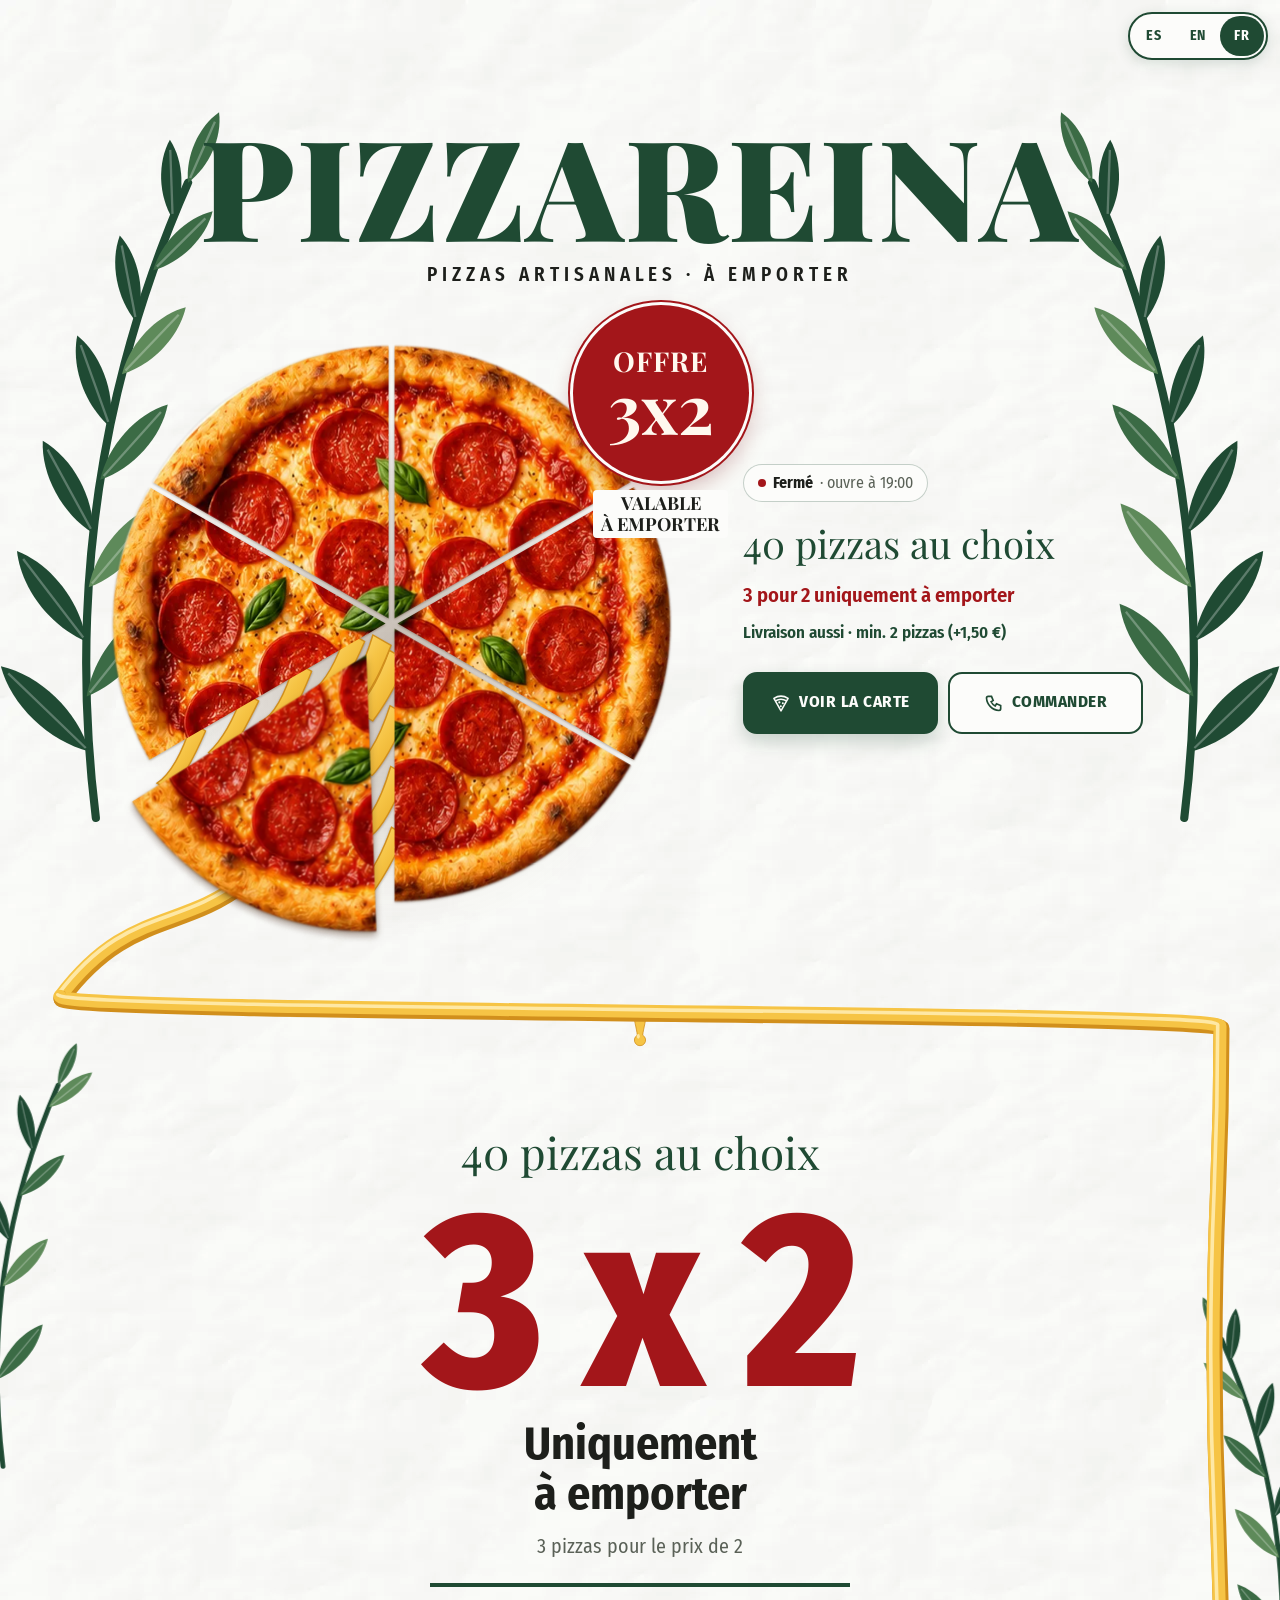
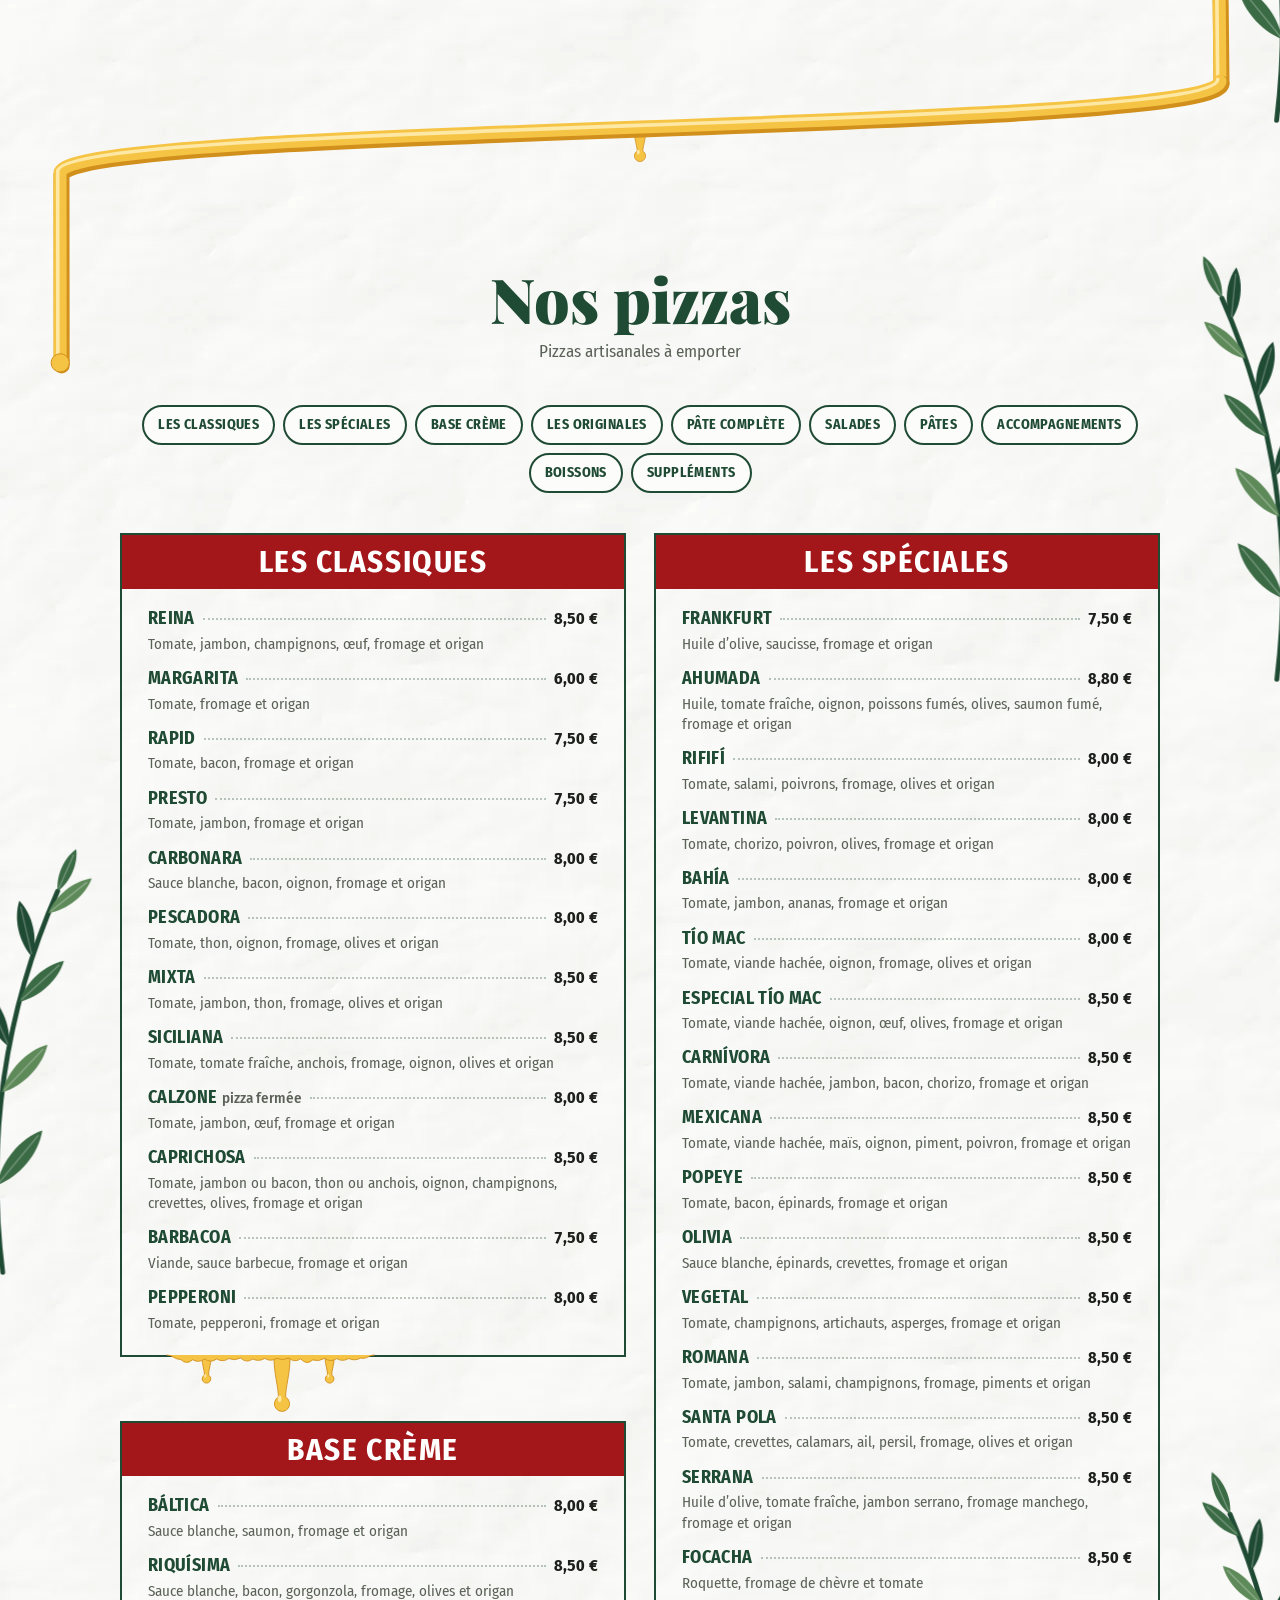
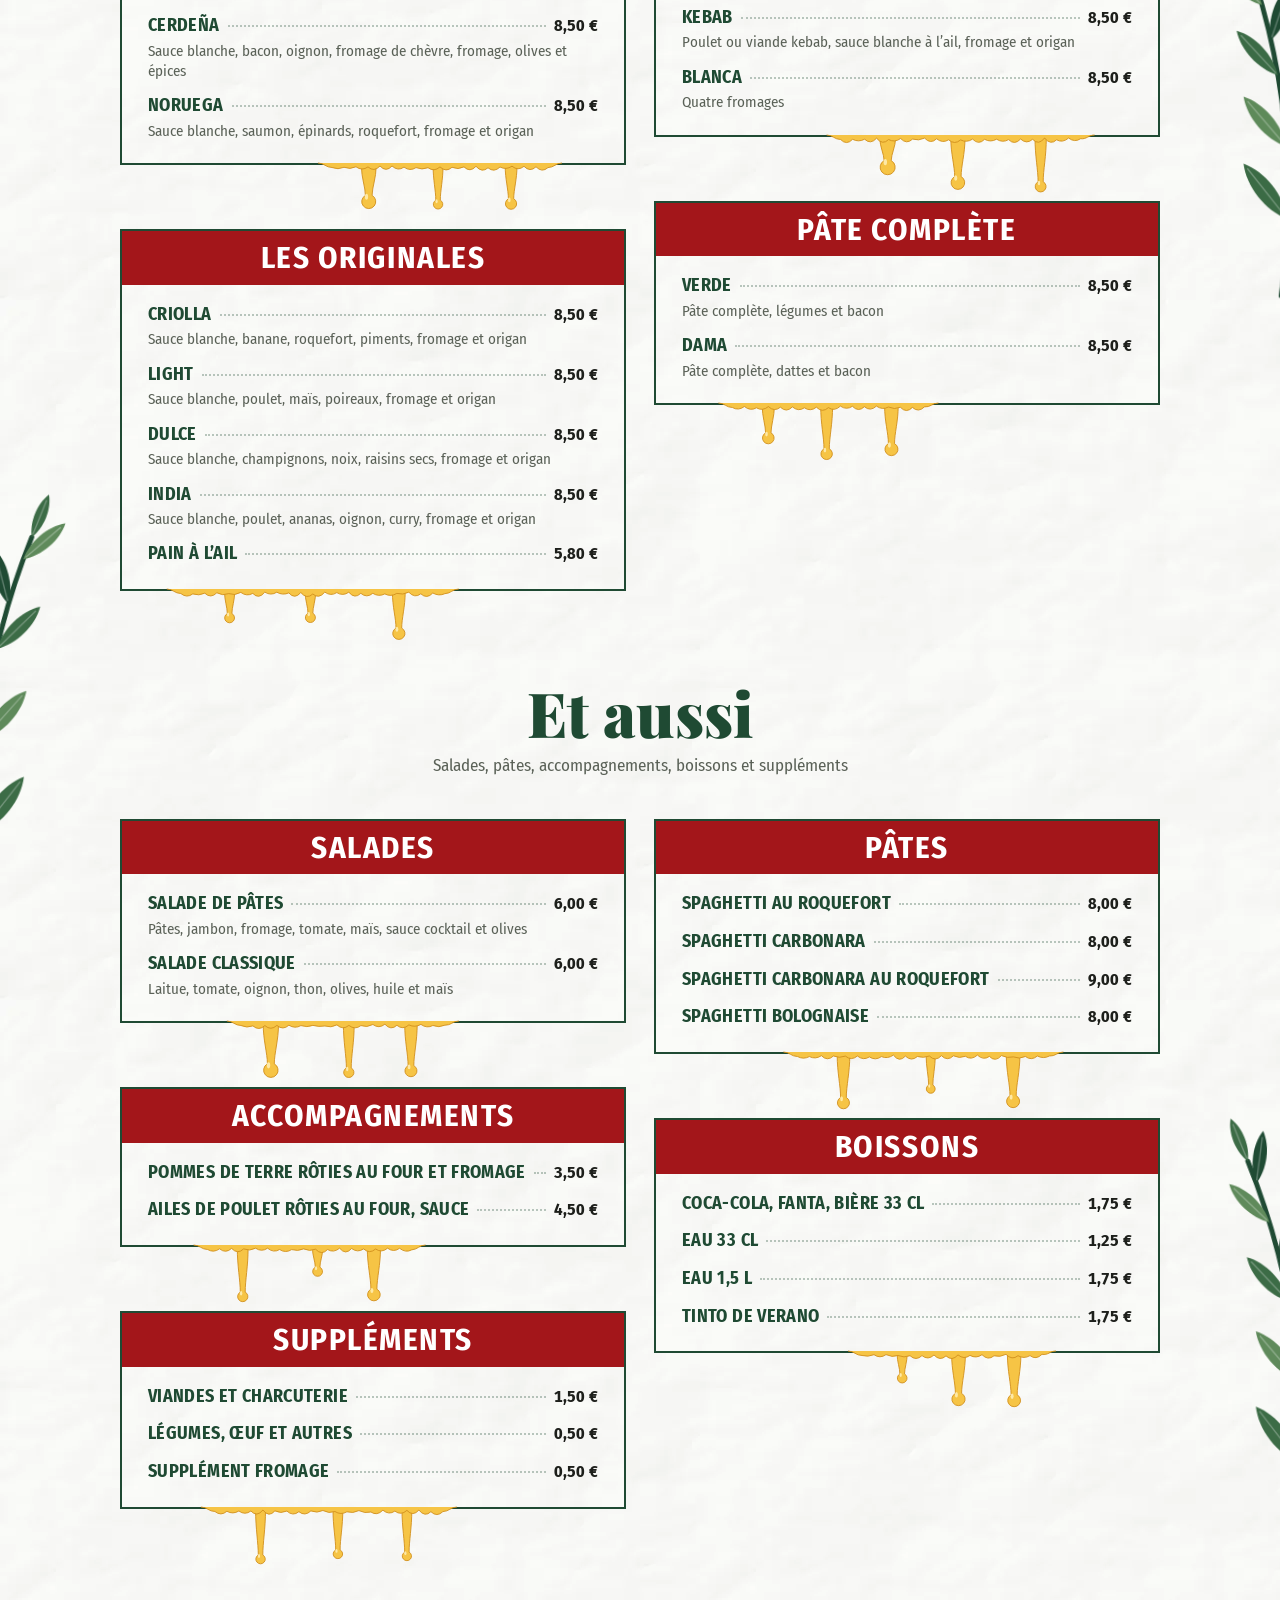
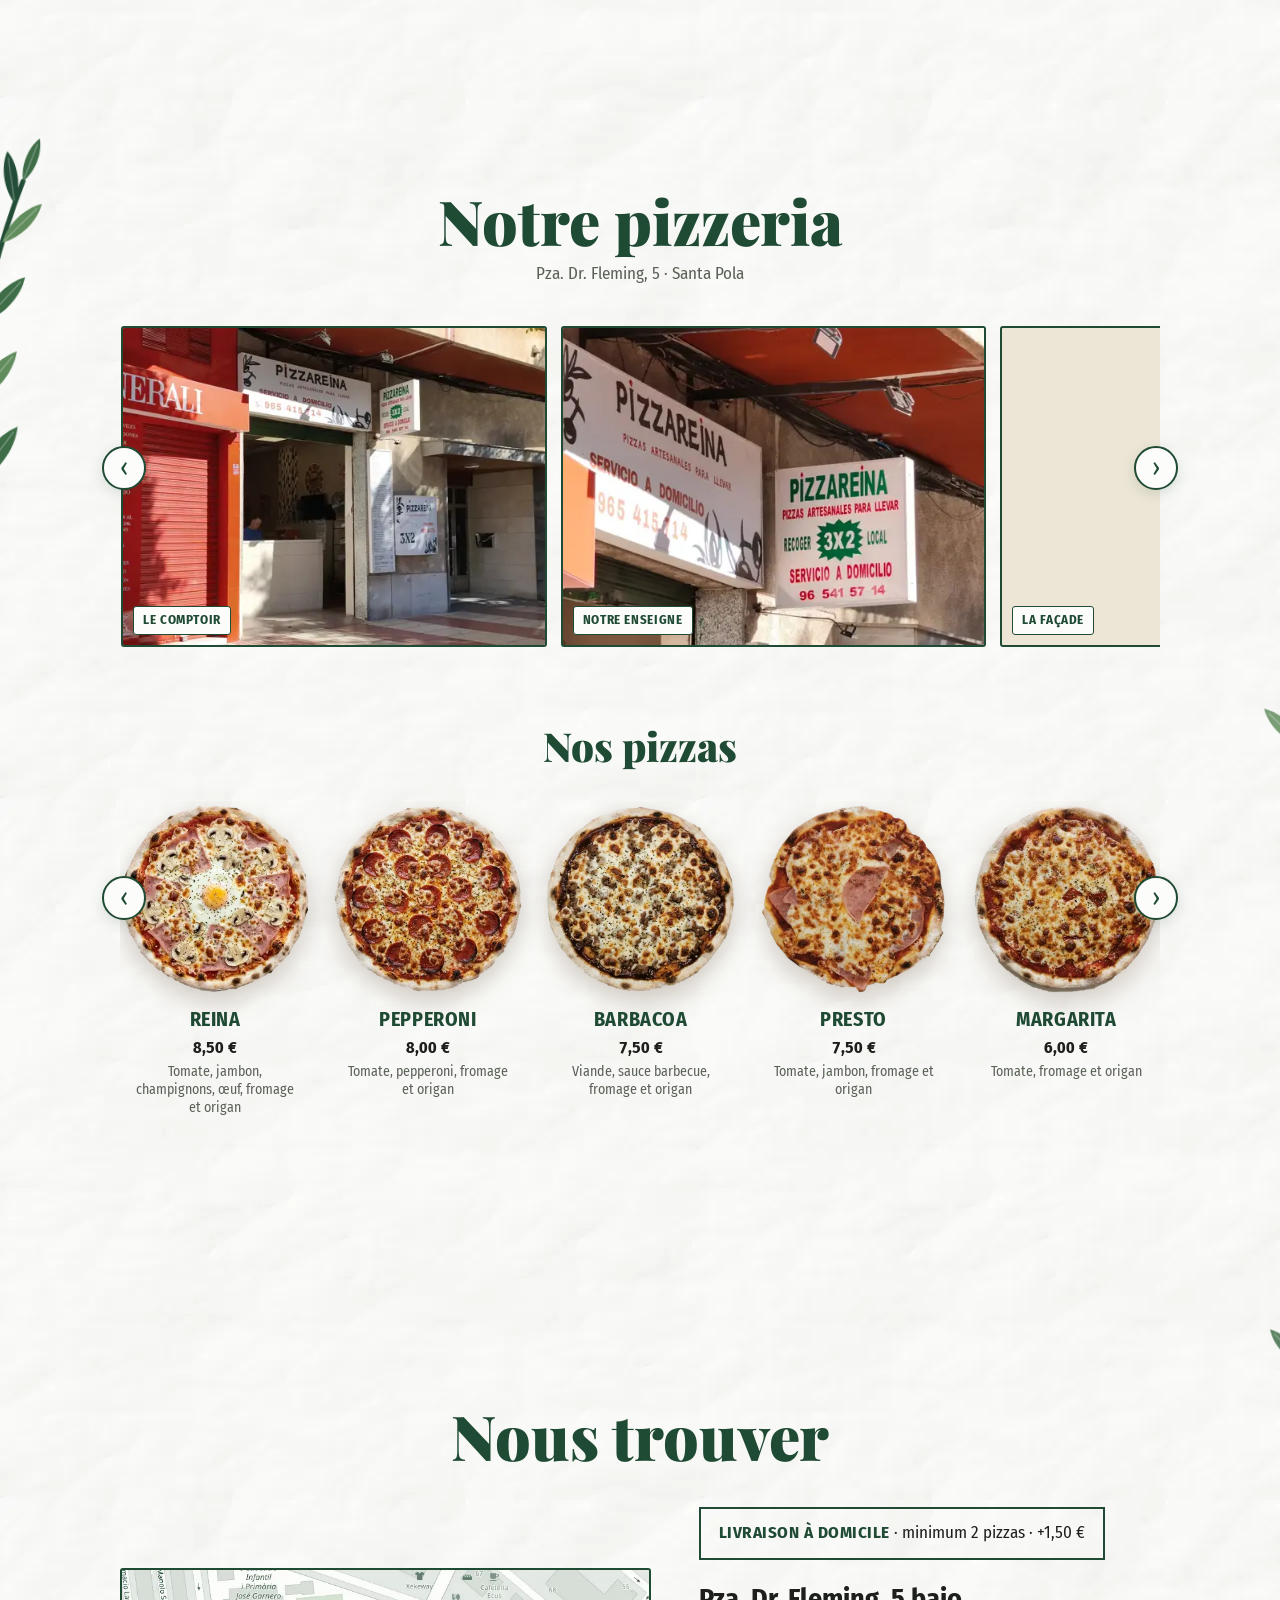
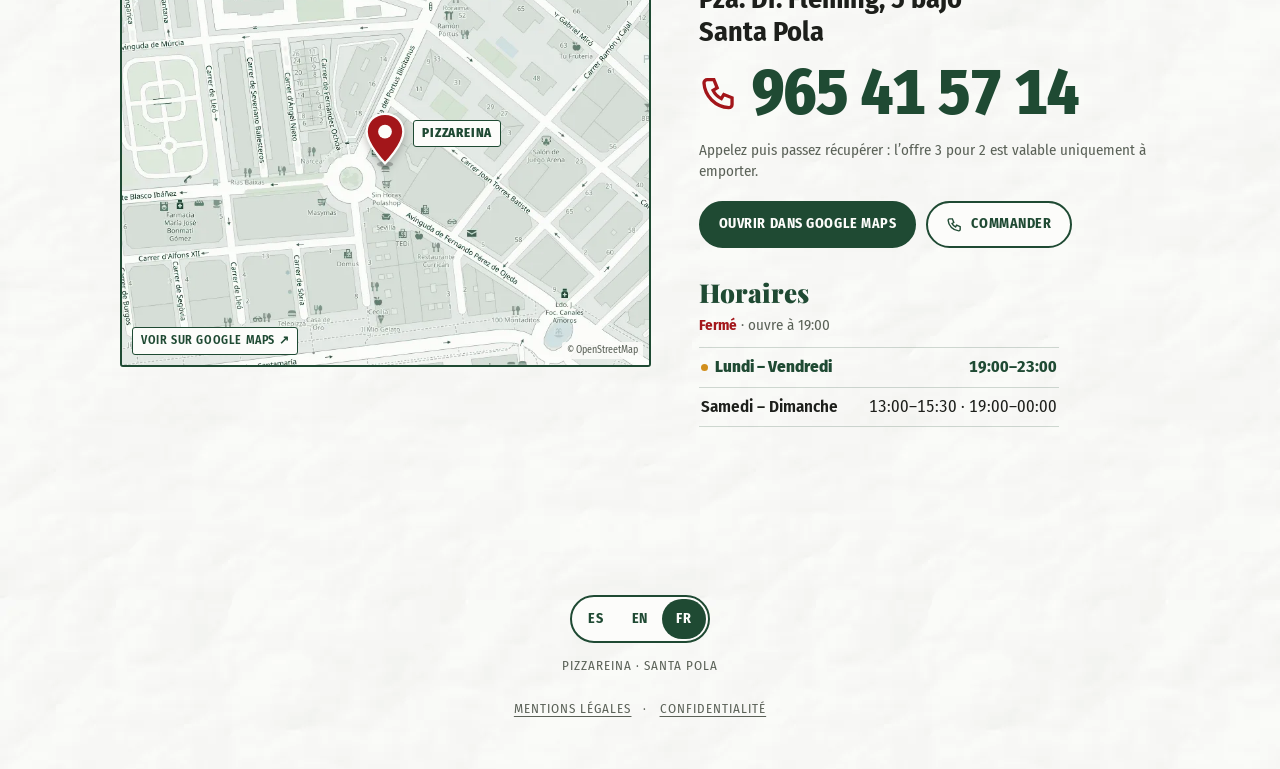
<file: fr/index.html>
<!DOCTYPE html>
<html lang="fr" data-lang="fr"><head><meta charset="utf-8"><meta name="viewport" content="width=device-width,initial-scale=1,viewport-fit=cover">
<style>:root{padding-top:env(safe-area-inset-top,0px);padding-bottom:env(safe-area-inset-bottom,0px)}body{margin:0;font:14px system-ui,sans-serif}img{max-width:100%}[hidden]{display:none!important}</style>
<link rel="preload" as="image" href="../img/pizza-flyer.webp" fetchpriority="high">
<link rel="preload" as="font" type="font/woff2" href="../fonts/playfair-display-latin-900-normal.woff2" crossorigin>
<link rel="preload" as="font" type="font/woff2" href="../fonts/fira-sans-condensed-latin-700-normal.woff2" crossorigin>
<link rel="preconnect" href="https://cloud.umami.is">
<link rel="preconnect" href="https://gateway.umami.is">
<script defer src="https://cloud.umami.is/script.js" data-website-id="b1f8a828-aff7-473a-a827-08e7cc998048"></script>
<script>
/* Umami events: tag the buttons we want to count (calls, menu, directions, language) */
document.addEventListener('DOMContentLoaded',function(){
  function tag(sel,ev,where){document.querySelectorAll(sel).forEach(function(el){el.setAttribute('data-umami-event',ev);if(where)el.setAttribute('data-umami-event-lugar',where)})}
  tag('.hcta a[href^="tel:"]','llamar','inicio');
  tag('.mbar a[href^="tel:"]','llamar','barra-inferior');
  tag('#phone','llamar','numero-contacto');
  tag('.info .btns a[href^="tel:"]','llamar','boton-contacto');
  tag('#heroMenu','ver-carta','inicio');
  tag('.mbar a[href="#carta"]','ver-carta','barra-inferior');
  tag('.mbar .to-map','como-llegar','barra-inferior');
  tag('.maps-link','abrir-google-maps');
  document.querySelectorAll('.lang button').forEach(function(b){b.setAttribute('data-umami-event','idioma');b.setAttribute('data-umami-event-a',b.dataset.lang)});
});
</script>
<meta property="og:type" content="restaurant">
<meta property="og:site_name" content="Pizzareina">
<meta property="og:title" content="Pizzareina — Pizzas artisanales à emporter à Santa Pola">
<meta property="og:description" content="Pizzareina, pizzas artisanales à emporter à Santa Pola (Pza. Dr. Fleming, 5). 40 pizzas au choix et 3 pour 2 à emporter. Livraison à domicile. Tél. 965 41 57 14.">
<meta property="og:locale" content="fr_FR">
<meta property="og:image" content="https://pizzareina-santapola.es/og-image.jpg">
<meta property="og:url" content="https://pizzareina-santapola.es/fr/">
<meta name="twitter:card" content="summary_large_image">
<link rel="canonical" href="https://pizzareina-santapola.es/fr/">
<link rel="alternate" hreflang="es" href="https://pizzareina-santapola.es/">
<link rel="alternate" hreflang="en" href="https://pizzareina-santapola.es/en/">
<link rel="alternate" hreflang="fr" href="https://pizzareina-santapola.es/fr/">
<link rel="alternate" hreflang="x-default" href="https://pizzareina-santapola.es/">
<meta name="theme-color" content="#1F4A33">
<title>Pizzareina — Pizzas artisanales à emporter à Santa Pola</title>
<meta name="description" content="Pizzareina, pizzas artisanales à emporter à Santa Pola (Pza. Dr. Fleming, 5). 40 pizzas au choix et 3 pour 2 à emporter. Livraison à domicile. Tél. 965 41 57 14.">
<link rel="icon" href="../favicon.ico" sizes="any">
<link rel="icon" type="image/png" href="../favicon-48.png">
<link rel="apple-touch-icon" href="../apple-touch-icon.png">
<script type="application/ld+json">{"@context":"https://schema.org","@type":"Restaurant","name":"Pizzareina","url":"https://pizzareina-santapola.es/","image":"https://pizzareina-santapola.es/og-image.jpg","menu":"https://pizzareina-santapola.es/#carta","alternateName":"Pizzareina - Pizzas Caseras","description":"Pizzas artesanales para llevar en Santa Pola. 40 pizzas a elegir. Oferta 3x2 recogiendo en el local.","servesCuisine":["Pizza","Italiana"],"priceRange":"€","telephone":"+34965415714","email":"abdelghanilyazghi092@gmail.com","address":{"@type":"PostalAddress","streetAddress":"Plaza Doctor Fleming, 5 bajo","addressLocality":"Santa Pola","addressRegion":"Alicante","addressCountry":"ES"},"geo":{"@type":"GeoCoordinates","latitude":38.1925939,"longitude":-0.5616776},"hasMap":"https://maps.app.goo.gl/d8t61mGTt3PxXe6u8","acceptsReservations":false,"openingHoursSpecification":[{"@type":"OpeningHoursSpecification","dayOfWeek":["Monday","Tuesday","Wednesday","Thursday","Friday"],"opens":"19:00","closes":"23:00"},{"@type":"OpeningHoursSpecification","dayOfWeek":["Saturday","Sunday"],"opens":"13:00","closes":"15:30"},{"@type":"OpeningHoursSpecification","dayOfWeek":["Saturday","Sunday"],"opens":"19:00","closes":"23:59"}],"availableLanguage":["es","en","fr"]}</script>
<link rel="stylesheet" href="../fonts/fonts.css">
<script>document.documentElement.classList.add('js-intro');setTimeout(function(){document.documentElement.classList.remove('js-intro')},3500);</script>
<style>
/* Layout: poster world. One centred column on paper; a mozzarella strand runs in the side margins from the pulled slice to the phone number; olive branches peek in from both edges */
:root{
  color-scheme: light;
  --paper:#FCFCFA;
  --card:#FCFCFA;
  --green:#1F4A33;
  --leaf-1:#1F4A33;
  --leaf-2:#3B6B45;
  --leaf-3:#5E8A5A;
  --red:#A3161A;
  --ink:#1D1F1B;
  --muted:#5A6157;
  --cheese:#F6C445;
  --cheese-light:#FFEDB0;
  --cheese-dark:#D18F1C;
  --wood:#B98A55;
  --display:"Playfair Display", Georgia, "Times New Roman", serif;
  --body:"Fira Sans Condensed", "Arial Narrow", "Roboto Condensed", sans-serif;
}
html{overflow-x:clip}
body{background:var(--paper);color:var(--ink);font-family:var(--body);font-size:17px;line-height:1.45;position:relative;overflow-x:clip}
body.locked{overflow:hidden}
.wrap{max-width:1040px;margin-inline:auto;padding-left:max(16px,env(safe-area-inset-left,0px));padding-right:max(16px,env(safe-area-inset-right,0px))}
button{font:inherit}

/* ---------- top controls (inside hero) ---------- */
.hero-top{position:fixed;z-index:45;top:calc(12px + env(safe-area-inset-top,0px));right:max(12px,env(safe-area-inset-right,0px));display:flex;align-items:center}
.hero-top .lang{box-shadow:0 4px 14px rgba(31,74,51,.16)}
.lang{display:inline-flex;border:2px solid var(--green);border-radius:999px;background:var(--card);padding:2px}
.lang button{border:0;background:none;color:var(--green);font-weight:700;font-size:14px;letter-spacing:.06em;padding:0 11px;border-radius:999px;cursor:pointer;min-width:44px;min-height:40px}
.lang button[aria-pressed="true"]{background:var(--green);color:var(--card)}
.lang button:focus-visible,.ctl:focus-visible,.chip:focus-visible,.btn:focus-visible{outline:3px solid var(--cheese-dark);outline-offset:2px}
.ctl{font-weight:600;font-size:13px;letter-spacing:.06em;text-transform:uppercase;border:2px solid var(--green);background:var(--card);color:var(--green);border-radius:999px;padding:8px 14px;cursor:pointer}
.ctl:hover{background:var(--green);color:var(--card)}

/* ---------- HERO / INTRO ---------- */
html.js-intro .hero-inner{visibility:hidden}
.hero-inner{display:flex;flex-direction:column;align-items:center;gap:clamp(8px,2svh,20px);text-align:center;padding-left:max(16px,env(safe-area-inset-left,0px));padding-right:max(16px,env(safe-area-inset-right,0px))}
.logo{font-family:var(--display);font-weight:900;color:var(--green);font-size:clamp(44px,12vw,120px);line-height:.95;letter-spacing:.01em;margin:0;position:relative;z-index:3}
.logo span{display:inline-block}
.tagline{font-weight:600;text-transform:uppercase;letter-spacing:.26em;font-size:clamp(11px,2.7vw,18px);margin:0;position:relative;z-index:3}
.pizza-wrap{--S:min(62vw,34svh,370px);position:relative;width:var(--S);height:var(--S);margin-block:calc(var(--S)*.16) calc(var(--S)*.12);perspective:2000px;perspective-origin:50% 30%}
.tilt{position:absolute;inset:0;transform-style:preserve-3d;z-index:2}
.board{position:absolute;inset:-7%;border-radius:50%;
  background:
    radial-gradient(circle at 50% 50%,transparent 0 62%,rgba(90,52,20,.25) 63%,transparent 64% 100%),
    repeating-linear-gradient(97deg,rgba(255,255,255,.06) 0 3px,rgba(80,45,15,.07) 3px 7px,rgba(255,255,255,0) 7px 13px),
    radial-gradient(circle at 40% 35%,#D2A46C,#B98A55 60%,#9C6E3F);
  box-shadow:inset 0 0 0 calc(var(--S)*.012) rgba(110,70,30,.55),0 calc(var(--S)*.04) calc(var(--S)*.08) rgba(70,40,12,.28)}
.layer{position:absolute;border-radius:50%}
.dough{inset:0;background:radial-gradient(circle at 42% 36%,#F8E8C8,#EED7A8 55%,#DDBB80);box-shadow:inset 0 0 0 calc(var(--S)*.035) rgba(214,170,105,.55),inset 0 calc(var(--S)*-.02) calc(var(--S)*.05) rgba(150,100,40,.25)}
.sauce{inset:7%;background:radial-gradient(circle at 45% 40%,#D2412A,#B42A1B 62%,#8F1E14);border-radius:48% 52% 51% 49% / 50% 47% 53% 50%}
.melt{inset:8.5%;background:radial-gradient(circle at 45% 40%,#FFF0BF,#FADB86 55%,#F0B94E);border-radius:51% 49% 47% 53% / 49% 52% 48% 51%;opacity:0}
.shreds,.tops{position:absolute;inset:0;transform-style:preserve-3d}
.shred{position:absolute;width:3.4%;height:1%;border-radius:2px;background:linear-gradient(#FFF8DD,#F6DE95);box-shadow:0 .5px 1px rgba(150,110,30,.35)}
.pep{position:absolute;border-radius:50%;background-repeat:no-repeat;box-shadow:0 1px 2px rgba(80,20,0,.3)}
.basil{position:absolute;background-size:100% 100%}
.photo{position:absolute;inset:0;filter:drop-shadow(0 1px 1.2px rgba(60,30,5,.45))}
.slice,.pull,.wedge{position:absolute;inset:0}
.pull{transform-origin:65.5% 76.8%;will-change:transform}
.slice.pulled{z-index:5}
.slice.pulled .pull{filter:drop-shadow(0 calc(var(--lift,0)*12px) calc(var(--lift,0)*10px) rgba(60,30,8,.35))}
.wedge,.pep{background-image:url("../img/pizza-flyer.webp")}
.wedge{background-size:100% 100%}
.cuts,.strands{position:absolute;inset:0;width:100%;height:100%;overflow:visible;pointer-events:none}
.cuts{z-index:6}
.cuts line{stroke:rgba(255,248,232,.95);stroke-width:.45;stroke-linecap:round;opacity:0}
.strands{z-index:4}
.glow{position:absolute;inset:-4%;border-radius:50%;background:radial-gradient(closest-side,rgba(255,196,110,.6),rgba(255,160,60,.2) 60%,transparent);opacity:0;pointer-events:none;z-index:7}
.intro-branch{position:absolute;width:calc(var(--S)*.44);height:calc(var(--S)*1.12);top:calc(var(--S)*-.08);z-index:1}
.intro-branch.left{left:calc(var(--S)*-.43)}
.intro-branch.right{right:calc(var(--S)*-.43)}
.intro-branch.right .flip,.side-branch.right .flip{transform:scaleX(-1)}
.flip,.flip svg{width:100%;height:100%;display:block}
.badge{position:absolute;z-index:8;width:max(84px,calc(var(--S)*.32));right:calc(var(--S)*-.16);top:calc(var(--S)*-.12)}
.badge .disc{aspect-ratio:1;border-radius:50%;background:var(--red);color:#FFF8EE;display:grid;place-content:center;text-align:center;box-shadow:0 0 0 3px var(--paper),0 0 0 5px var(--red),0 10px 24px rgba(120,10,10,.28);font-family:var(--display);line-height:.95}
.badge .disc small{font-weight:700;font-size:max(12px,calc(var(--S)*.05));letter-spacing:.04em;text-transform:uppercase}
.badge .disc b{font-weight:700;font-size:max(30px,calc(var(--S)*.125))}
.badge .cap{margin:9px auto 0;width:max-content;max-width:160%;background:var(--paper);padding:3px 8px;border-radius:4px;font-family:var(--display);font-weight:700;font-size:max(10px,calc(var(--S)*.033));line-height:1.15;text-transform:uppercase;text-align:center}
.hero-foot{position:relative;z-index:3}
.hero-foot-in{display:flex;flex-direction:column;align-items:center;gap:6px}
.hero-foot .forty{font-family:var(--display);font-size:clamp(20px,4.4vw,32px);color:var(--green);margin:0}
.hero-foot .note{margin:0;font-weight:600;color:var(--red);font-size:clamp(14px,3vw,18px)}
.hint{margin-top:4px;display:flex;align-items:center;gap:8px;font-size:12px;letter-spacing:.18em;text-transform:uppercase;color:var(--muted)}
.hint i{width:14px;height:22px;border:2px solid var(--muted);border-radius:8px;position:relative}
.hint i::after{content:"";position:absolute;left:50%;top:4px;width:4px;height:6px;margin-left:-2px;border-radius:2px;background:var(--cheese-dark);animation:wheel 1.4s ease-in-out infinite}
@keyframes wheel{0%{transform:translateY(0);opacity:1}100%{transform:translateY(8px);opacity:0}}

/* ---------- CHEESE LAYER ---------- */
#cheese{position:absolute;left:0;top:0;width:100%;pointer-events:none;z-index:1;overflow:visible}
#cShadow{fill:rgba(110,62,10,.16)}
#cBody{fill:url(#cheeseFill);stroke:var(--cheese-dark);stroke-width:1;stroke-linejoin:round}
#cHi{fill:none;stroke:var(--cheese-light);stroke-linecap:round;opacity:.95}
#cTex{fill:none;stroke:var(--cheese-dark);stroke-width:1;opacity:.35}
#cString{fill:none;stroke:#F4C64F;stroke-linecap:round;opacity:.95}
#cheese .blob{fill:url(#cheeseBlob)}
.drip{transform:scaleY(0);transform-box:fill-box;transform-origin:50% 0;transition:transform .9s cubic-bezier(.25,1.5,.45,1)}
.drip.on{transform:scaleY(1)}
.drip path{fill:url(#cheeseFill);stroke:var(--cheese-dark);stroke-width:.8}
.drip ellipse{fill:var(--cheese-light);opacity:.85}

/* ---------- SECTIONS ---------- */
.sec{position:relative;padding-block:clamp(84px,12vw,140px)}
.side-branch{position:absolute;width:clamp(70px,12vw,180px);aspect-ratio:100/260;z-index:0;pointer-events:none}
.side-branch.left{left:calc(clamp(70px,12vw,180px)*-.28);transform-origin:0% 100%}
.side-branch.right{right:calc(clamp(70px,12vw,180px)*-.28);transform-origin:100% 100%}
.side-branch svg{animation:sway 6s ease-in-out infinite;transform-origin:30% 100%}
.side-branch.alt svg{animation-duration:7.5s;animation-delay:-2s}
@keyframes sway{0%,100%{transform:rotate(-2.5deg)}50%{transform:rotate(2.5deg)}}
.z{position:relative;z-index:2}

.offer{text-align:center}
.offer .forty{font-family:var(--display);font-size:clamp(26px,5vw,44px);color:var(--green);margin:0}
.offer .big{font-weight:800;color:var(--red);font-size:clamp(110px,26vw,250px);line-height:.9;margin:6px 0 4px;letter-spacing:-.02em}
.offer .only{font-weight:700;font-size:clamp(26px,5.4vw,46px);line-height:1.1;margin:0;text-wrap:balance}
.offer .sub{margin:12px 0 0;color:var(--muted);font-size:clamp(16px,2.4vw,20px)}
.offer .rule{width:min(420px,70%);height:4px;background:var(--green);margin:22px auto 0;border:0}

.sec-head{text-align:center;margin-bottom:clamp(22px,4vw,40px)}
.sec-head h2{font-family:var(--display);font-weight:900;color:var(--green);font-size:clamp(34px,7vw,62px);margin:0;line-height:1.02;text-wrap:balance}
.sec-head p{margin:10px 0 0;color:var(--muted)}
.sub-head{margin-top:clamp(56px,8vw,90px)}

.chips{position:sticky;top:env(safe-area-inset-top,0px);z-index:6;display:flex;gap:8px;overflow-x:auto;scrollbar-width:none;padding:10px 2px;margin-bottom:22px;background:linear-gradient(var(--paper) 78%,rgba(251,248,241,0));-webkit-overflow-scrolling:touch}
.chips::-webkit-scrollbar{display:none}
.chip{flex:none;border:2px solid var(--green);background:var(--card);color:var(--green);font-weight:700;font-size:14px;letter-spacing:.03em;text-transform:uppercase;padding:8px 14px;border-radius:999px;text-decoration:none;white-space:nowrap}
.chip:hover{background:var(--green);color:var(--card)}
@media (min-width:900px){.chips{justify-content:center;flex-wrap:wrap}}

.menu-grid{display:grid;grid-template-columns:1fr 1fr;column-gap:clamp(16px,2.4vw,28px);row-gap:clamp(52px,6vw,64px);align-items:start}
.col{display:flex;flex-direction:column;gap:clamp(52px,6vw,64px);min-width:0}
.card{background:var(--card);border:2.5px solid var(--green);padding:20px clamp(16px,2.4vw,26px) 22px;position:relative;z-index:2;min-width:0;scroll-margin-top:70px}
.card h3{margin:0 0 14px;text-align:center;font-weight:700;text-transform:uppercase;letter-spacing:.02em;color:var(--green);font-size:clamp(23px,3.2vw,31px);line-height:1.05}
.card ul{list-style:none;margin:0;padding:0;display:flex;flex-direction:column;gap:11px}
.row{display:flex;align-items:baseline;gap:8px}
.row .n{font-weight:700;text-transform:uppercase;color:var(--green);font-size:18px;letter-spacing:.02em;min-width:0}
.row .dots{flex:1;border-bottom:2px dotted rgba(31,74,51,.3);transform:translateY(-4px);min-width:12px}
.row .p{font-weight:700;font-variant-numeric:tabular-nums;white-space:nowrap}
.card li p{margin:2px 0 0;color:var(--muted);font-size:15px;line-height:1.35}
.card .tag{font-weight:500;text-transform:none;color:var(--muted);font-size:15px;letter-spacing:0}

/* gallery */
.gal{display:grid;grid-template-columns:2fr 1fr 1fr;grid-template-rows:repeat(2,minmax(0,1fr));gap:14px;aspect-ratio:16/8}
.ph{position:relative;z-index:2;border:2.5px dashed rgba(31,74,51,.45);background:repeating-linear-gradient(135deg,#F3EEE2 0 14px,#EEE7D7 14px 28px);display:grid;place-content:center;justify-items:center;gap:8px;text-align:center;color:var(--green);padding:12px;min-width:0;border-radius:3px}
.ph:first-child{grid-row:span 2}
.ph:nth-child(4){grid-column:2 / span 2}
.ph svg{width:38px;height:38px;opacity:.7}
.ph b{font-weight:700;text-transform:uppercase;letter-spacing:.06em;font-size:15px}
.ph span{font-size:13px;color:var(--muted)}

/* map + contact */
.find{display:grid;grid-template-columns:1.15fr 1fr;gap:clamp(20px,4vw,48px);align-items:center}
.map{position:relative;z-index:2;aspect-ratio:4/3;border:2.5px solid var(--green);overflow:hidden;background:#E9EFE3;border-radius:3px}
.map svg{width:100%;height:100%;display:block}
.map .lbl{position:absolute;left:10px;bottom:10px;background:var(--card);border:1.5px solid var(--green);color:var(--green);font-size:12px;font-weight:600;letter-spacing:.05em;text-transform:uppercase;padding:4px 8px;border-radius:3px}
.pin{transform-box:fill-box;transform-origin:50% 100%;animation:pin 2.4s ease-in-out infinite}
@keyframes pin{0%,100%{transform:translateY(0)}50%{transform:translateY(-6px)}}
.info{position:relative;z-index:2}
.info .delivery{display:inline-block;background:var(--card);border:2.5px solid var(--green);padding:12px 18px;margin:0 0 22px}
.info .delivery b{color:var(--green);text-transform:uppercase;letter-spacing:.03em}
.info .addr{font-weight:700;font-size:clamp(20px,3vw,28px);margin:0;line-height:1.2}
.info .phone{display:inline-block;margin-top:12px;font-weight:800;font-size:clamp(40px,7vw,64px);color:var(--green);text-decoration:none;font-variant-numeric:tabular-nums;line-height:1;cursor:pointer}
.info .small{margin:12px 0 18px;color:var(--muted);font-size:15px}
.btns{display:flex;flex-wrap:wrap;gap:10px}
.btn{display:inline-flex;align-items:center;gap:8px;border:2px solid var(--green);border-radius:999px;padding:11px 18px;font-weight:700;letter-spacing:.04em;text-transform:uppercase;font-size:14px;text-decoration:none;color:var(--green);background:var(--card)}
.btn.solid{background:var(--green);color:var(--card)}
footer{text-align:center;padding-block:28px 40px;color:var(--muted);font-size:13px;letter-spacing:.08em;text-transform:uppercase;display:flex;flex-direction:column;align-items:center;gap:14px}

/* mobile action bar */
.mbar{position:fixed;left:0;right:0;bottom:0;z-index:40;display:none;gap:8px;padding:10px max(12px,env(safe-area-inset-right,0px)) calc(10px + env(safe-area-inset-bottom,0px)) max(12px,env(safe-area-inset-left,0px));background:rgba(252,252,250,.97);border-top:1.5px solid rgba(31,74,51,.2);transform:translateY(110%);transition:transform .4s ease}
.mbar.show{transform:none}
.mbar a{flex:1;min-width:0;display:flex;align-items:center;justify-content:center;gap:5px;min-height:48px;padding:0 6px;border-radius:12px;border:2px solid var(--green);color:var(--green);background:var(--card);font-weight:700;font-size:13px;letter-spacing:.01em;white-space:nowrap;text-transform:uppercase;text-decoration:none}
.mbar a.solid{background:var(--green);color:var(--card)}
.mbar svg{width:17px;height:17px;flex:none}

@media (max-width:760px){
  .menu-grid,.find{grid-template-columns:1fr}
  .find{text-align:center}.btns{justify-content:center}
  .side-branch{opacity:.55}
  .badge{right:calc(var(--S)*-.1);top:calc(var(--S)*-.16)}
  .intro-branch{width:calc(var(--S)*.36)}
  .intro-branch.left{left:calc(var(--S)*-.3)}
  .intro-branch.right{right:calc(var(--S)*-.3)}
  .mbar{display:flex}
  body{padding-bottom:calc(70px + env(safe-area-inset-bottom,0px))}
  .gal{display:flex;overflow-x:auto;scroll-snap-type:x mandatory;aspect-ratio:auto;gap:12px;padding-bottom:6px;scrollbar-width:none}
  .gal::-webkit-scrollbar{display:none}
  .ph{flex:0 0 78%;aspect-ratio:4/3;scroll-snap-align:center}
  .row .n{font-size:17px}
  .hero{padding-block:58px 22px}
}
@media (prefers-reduced-motion: reduce){
  .side-branch svg,.hint i::after,.pin{animation:none}
  .drip,.mbar{transition:none}
}
@property --bz{syntax:'<length>';inherits:false;initial-value:0px}
@keyframes bob{0%,100%{--bz:-6px}50%{--bz:7px}}
.l3 .layer{box-shadow:0 calc(var(--S)*.02) calc(var(--S)*.05) rgba(60,30,8,.18)}
.l3 .dough{box-shadow:inset 0 0 0 calc(var(--S)*.035) rgba(214,170,105,.55),inset 0 calc(var(--S)*-.02) calc(var(--S)*.05) rgba(150,100,40,.25)}
.sauce{background:radial-gradient(circle at 30% 30%,rgba(255,140,110,.35),transparent 18%),radial-gradient(circle at 66% 58%,rgba(255,140,110,.25),transparent 14%),radial-gradient(circle at 45% 40%,#D2412A,#B42A1B 62%,#8F1E14)!important}
#melt{opacity:.25}
.hero-foot{display:grid}
.hero-foot>*{grid-area:1/1}
.endtext .forty{font-family:var(--display);font-size:clamp(20px,4.4vw,32px);color:var(--green);margin:0}
.endtext .note{margin:0;font-weight:600;color:var(--red);font-size:clamp(14px,3vw,18px)}
.cdrip{position:absolute;left:0;top:100%;margin-top:-2px;overflow:visible;pointer-events:none;z-index:1}
.cdrip .rim,.cdrip .cd path{fill:url(#cheeseFill);stroke:var(--cheese-dark);stroke-width:.9}
.cdrip .cd ellipse{fill:var(--cheese-light);opacity:.85}
.cdrip .ooze{transform-box:fill-box;transform-origin:50% 0;animation:ooze 3.6s ease-in-out infinite}
@keyframes ooze{0%,100%{transform:scaleY(1)}50%{transform:scaleY(1.09)}}
@media (prefers-reduced-motion: reduce){.bob,.cdrip .ooze{animation:none}}
/* parchment: fine fibre noise + soft blotches, very light */
body{background-color:var(--paper);background-image:url("../img/paper.webp");background-size:700px 700px}
.card,.info .delivery{background:var(--paper) url("../img/paper.webp") 0 0/700px 700px}
.hero{position:relative;min-height:100svh;display:grid;place-items:center;overflow:clip;padding-block:64px 28px}
.pizza-wrap{--S:clamp(180px,calc((100svh - 450px)/1.26),min(70vw,410px))!important}
@media (min-width:761px){.pizza-wrap{--S:clamp(170px,calc((100svh - 570px)/1.28),min(40vw,400px))!important}.hero{padding-block:56px 20px}.hero-inner{gap:clamp(6px,1.4svh,16px)}}
.pshadow{position:absolute;inset:3% -1% -7% 1%;border-radius:50%;background:radial-gradient(closest-side,rgba(70,38,10,.28),rgba(70,38,10,.14) 55%,rgba(70,38,10,.04) 80%,transparent);z-index:1;will-change:transform,opacity}
.photo{z-index:2;filter:none}
.photo.done{filter:drop-shadow(0 1px 1px rgba(60,30,5,.35))}
.slice{will-change:transform,opacity}
.strands{z-index:0!important}
.endtext{display:flex;flex-direction:column;align-items:center;gap:6px}
.endtext .forty{font-family:var(--display);font-size:clamp(20px,4.4vw,32px);color:var(--green);margin:0}
.endtext .note{margin:0;font-weight:600;color:var(--red);font-size:clamp(14px,3vw,18px)}
#cheese .s-shadow{fill:none;stroke:var(--cheese-dark);stroke-linecap:round;stroke-linejoin:round}
#cheese .s-main{fill:none;stroke:var(--cheese);stroke-linecap:round;stroke-linejoin:round}
#cheese .s-hi{fill:none;stroke:var(--cheese-light);stroke-linecap:round;stroke-linejoin:round;opacity:.9}
#cheese .blob{fill:var(--cheese);stroke:var(--cheese-dark);stroke-width:1}
.drip path{fill:var(--cheese)!important;stroke:var(--cheese-dark)!important}
.cdrip{position:absolute;left:0;top:100%;margin-top:0;overflow:visible;pointer-events:none;z-index:1}
.cdrip .rim,.cdrip .cd path{fill:var(--cheese);stroke:var(--cheese-dark);stroke-width:.9}
.cdrip .rim{stroke:none}
.cdrip .rimline{fill:none;stroke:var(--cheese-dark);stroke-width:.9}
.cdrip .cd ellipse{fill:var(--cheese-light);opacity:.9}
.cdrip .ooze{transform-box:fill-box;transform-origin:50% 0;animation:ooze 3.6s ease-in-out infinite}
@keyframes ooze{0%,100%{transform:scaleY(1)}50%{transform:scaleY(1.09)}}
.gal .ph{padding:0;border:2.5px solid var(--green);background:#EDE6D6;overflow:hidden;display:block;position:relative}
.gal .ph img{width:100%;height:100%;object-fit:cover;display:block}
.gal .ph figcaption{position:absolute;left:10px;bottom:10px;background:var(--card);border:1.5px solid var(--green);color:var(--green);font-weight:700;font-size:13px;letter-spacing:.05em;text-transform:uppercase;padding:4px 9px;border-radius:3px}
.gal figure{margin:0}
@media (prefers-reduced-motion: reduce){.cdrip .ooze{animation:none}}
#replay{position:fixed;z-index:45;top:calc(12px + env(safe-area-inset-top,0px));right:max(12px,env(safe-area-inset-right,0px));box-shadow:0 4px 14px rgba(31,74,51,.15)}
@media (hover:none),(pointer:coarse){.side-branch svg,.cdrip .ooze,.pin{animation:none!important}}
.cats{display:flex;flex-wrap:wrap;justify-content:center;gap:8px;margin:0 0 clamp(26px,4vw,40px)}
.cats .chip{cursor:pointer}
.gal-sub{font-family:var(--display);font-weight:900;color:var(--green);font-size:clamp(26px,4.6vw,40px);text-align:center;margin:clamp(40px,6vw,64px) 0 clamp(16px,3vw,26px)}
.pgal{display:grid;grid-template-columns:repeat(5,minmax(0,1fr));gap:clamp(14px,2vw,24px);position:relative;z-index:2}
.pzc{margin:0;display:flex;flex-direction:column;align-items:center;text-align:center;min-width:0}
.pzimg{width:100%;aspect-ratio:1;filter:drop-shadow(0 10px 12px rgba(70,38,10,.22));transition:transform .5s ease}
.pzimg img{width:100%;height:100%;display:block}
.pzc:hover .pzimg{transform:rotate(-8deg) scale(1.03)}
.pzc figcaption{margin-top:12px;display:flex;flex-direction:column;align-items:center;gap:2px}
.pzc b{font-weight:700;text-transform:uppercase;letter-spacing:.03em;color:var(--green);font-size:20px}
.pzc .pp{font-weight:700;font-variant-numeric:tabular-nums}
.pzc .pd{color:var(--muted);font-size:14px;line-height:1.3;max-width:24ch}
@media (max-width:760px){
  .pgal{display:flex;overflow-x:auto;scroll-snap-type:x mandatory;gap:12px;padding-bottom:6px;scrollbar-width:none}
  .pgal::-webkit-scrollbar{display:none}
  .pgal .pzc{flex:0 0 68%;scroll-snap-align:center}
  .pgal{padding-inline:4px}
}
.map{display:block;cursor:pointer}.map:hover .lbl{background:var(--green);color:var(--card)}.map:focus-visible{outline:3px solid var(--cheese-dark);outline-offset:3px}
.map .mapimg{position:absolute;inset:0;width:100%;height:100%;object-fit:cover;display:block;transition:transform .5s ease}
.map:hover .mapimg{transform:scale(1.03)}
.mpin{position:absolute;left:50%;top:50%;transform:translate(-50%,-100%);display:flex;flex-direction:column;align-items:center;pointer-events:none}
.mpin svg{width:44px;height:55px;filter:drop-shadow(0 3px 4px rgba(0,0,0,.25));animation:pin 2.4s ease-in-out infinite}
.mpin b{position:absolute;left:calc(100% + 6px);top:8px;white-space:nowrap;background:var(--card);border:1.5px solid var(--green);color:var(--green);font-size:13px;font-weight:800;letter-spacing:.06em;text-transform:uppercase;padding:3px 8px;border-radius:3px}
.map .osm{position:absolute;right:6px;bottom:6px;font-size:10px;color:var(--muted);background:rgba(252,252,250,.85);padding:1px 5px;border-radius:2px}
@media (hover:none),(pointer:coarse){.mpin svg{animation:none}}
.info .phone{display:inline-flex;align-items:center;gap:.22em;border-bottom:3px solid transparent;transition:border-color .2s,color .2s}
.info .phone svg{width:.62em;height:.62em;flex:none;color:var(--red)}
.info .phone:hover{border-bottom-color:var(--cheese)}
.info .phone:focus-visible{outline:3px solid var(--cheese-dark);outline-offset:6px}
.btn svg{width:17px;height:17px;flex:none}
.toast{position:fixed;left:50%;bottom:calc(84px + env(safe-area-inset-bottom,0px));transform:translate(-50%,20px);opacity:0;z-index:60;background:var(--green);color:var(--card);font-weight:700;letter-spacing:.04em;padding:10px 16px;border-radius:999px;pointer-events:none;transition:opacity .25s,transform .25s;white-space:nowrap}
.toast.on{opacity:1;transform:translate(-50%,0)}
.hours{margin-top:26px;max-width:360px}
.hours h3{font-family:var(--display);font-weight:900;color:var(--green);font-size:26px;margin:0 0 4px}
.hours .status{margin:0 0 10px;font-size:15px;color:var(--muted)}
.hours .st{font-weight:700}.hours .st.on{color:#2E7D46}.hours .st.off{color:var(--red)}
.hours dl{margin:0;display:flex;flex-direction:column;border-top:1.5px solid rgba(31,74,51,.2)}
.hours dl>div{display:flex;justify-content:space-between;gap:16px;padding:7px 2px;border-bottom:1.5px solid rgba(31,74,51,.2)}
.hours dt{font-weight:600}.hours dd{margin:0;font-variant-numeric:tabular-nums;text-align:right}
.hours .today{color:var(--green);font-weight:700}.hours .today dt{font-weight:800}
.hours .today dt::before{content:"";display:inline-block;width:7px;height:7px;border-radius:50%;background:var(--cheese-dark);margin-right:7px;vertical-align:middle}
@media (max-width:760px){.hours{margin-inline:auto;text-align:left}}
.intro-branch{transform-origin:50% 100%;will-change:transform,opacity}
.side-branch{will-change:transform,opacity}
/* infinite swipe carousels (manual only) */
.car{position:relative;z-index:2}
.sc{display:flex!important;overflow-x:auto;scroll-snap-type:x mandatory;scrollbar-width:none;-webkit-overflow-scrolling:touch;aspect-ratio:auto!important;padding-bottom:6px;overscroll-behavior-x:contain}
.sc::-webkit-scrollbar{display:none}
.sc.dragging{scroll-snap-type:none;cursor:grabbing}
.sc img{-webkit-user-drag:none;user-select:none}
.gal.sc{gap:14px}
.gal .ph,.gal .ph:first-child,.gal .ph:nth-child(4){flex:0 0 calc((100% - 28px)/2.4);aspect-ratio:4/3;grid-row:auto;grid-column:auto;scroll-snap-align:start}
.gal .ph img{width:100%;height:100%;object-fit:cover}
.pgal.sc{gap:clamp(14px,2vw,24px);padding-top:4px}
.pgal .pzc{flex:0 0 calc((100% - 4*clamp(14px,2vw,24px))/5);scroll-snap-align:start}
.arw{position:absolute;top:calc(50% - 22px);transform:translateY(-50%);width:44px;height:44px;border-radius:50%;border:2px solid var(--green);background:var(--card);color:var(--green);font-size:26px;line-height:1;cursor:pointer;display:grid;place-items:center;box-shadow:0 4px 14px rgba(31,74,51,.15);z-index:3}
.arw:hover{background:var(--green);color:var(--card)}
.arw.prev{left:-18px}.arw.next{right:-18px}
.pgal+.arw,.pgal~.arw{top:30%}
@media (hover:none),(max-width:760px){.arw{display:none}}
@media (max-width:760px){
  .gal .ph,.gal .ph:first-child,.gal .ph:nth-child(4){flex:0 0 78%;scroll-snap-align:center}
  .pgal .pzc{flex:0 0 68%;scroll-snap-align:center}
}
/* red title bands, as on the menu board */
.card h3{background:var(--red);color:#FFF;margin:-20px calc(-1*clamp(16px,2.4vw,26px)) 16px;padding:11px 12px 10px;letter-spacing:.05em}
.cats .chip{transition:background .25s,color .25s,border-color .25s,box-shadow .25s}
.cats .chip.on,.cats .chip.on:hover{background:var(--red);border-color:var(--red);color:#FFF}
.hstat{margin:0 0 4px;display:inline-flex;align-items:center;gap:7px;font-size:14px;color:var(--muted);background:var(--card);border:1.5px solid rgba(31,74,51,.25);border-radius:999px;padding:5px 12px}
.hstat b{color:var(--ink);font-weight:700}
.hstat .dot{width:8px;height:8px;border-radius:50%;background:var(--red)}
.hstat .dot.on{background:#2E9D52;box-shadow:0 0 0 3px rgba(46,157,82,.18)}
.deliv{margin:0;font-size:clamp(13px,2.8vw,16px);color:var(--green);font-weight:600}
.hcta{display:flex;gap:10px;flex-wrap:wrap;justify-content:center;margin-top:10px}
.hcta .btn{min-height:46px}
.allerg{text-align:center;margin:clamp(28px,4vw,40px) auto 0;max-width:60ch;color:var(--muted);font-size:15px}
.tocats{position:fixed;z-index:44;left:50%;transform:translateX(-50%);bottom:calc(84px + env(safe-area-inset-bottom,0px));border:2px solid var(--green);background:var(--card);color:var(--green);font-weight:700;font-size:14px;letter-spacing:.05em;text-transform:uppercase;border-radius:999px;padding:0 18px;min-height:44px;box-shadow:0 6px 18px rgba(31,74,51,.18);cursor:pointer}
@media (min-width:761px){.tocats{bottom:calc(24px + env(safe-area-inset-bottom,0px))}}
.tocats:hover{background:var(--green);color:var(--card)}
.legal{display:flex;gap:8px;align-items:center}
.legal button{border:0;background:none;color:var(--muted);font:inherit;letter-spacing:inherit;text-transform:inherit;cursor:pointer;padding:10px 4px;text-decoration:underline;text-underline-offset:3px}
.modal[hidden],.tocats[hidden]{display:none!important}
.modal{position:fixed;inset:0;z-index:80;background:rgba(20,30,24,.45);display:grid;place-items:center;padding:20px max(16px,env(safe-area-inset-right,0px)) 20px max(16px,env(safe-area-inset-left,0px))}
.modal-box{position:relative;background:var(--paper);border:2.5px solid var(--green);max-width:620px;width:100%;max-height:85svh;overflow:auto;padding:28px clamp(18px,4vw,34px);text-align:left;text-transform:none;letter-spacing:0;font-size:15px;color:var(--ink)}
.modal-box h2{font-family:var(--display);color:var(--green);margin:0 0 12px;font-size:28px}
.modal-x{position:absolute;top:8px;right:8px;width:44px;height:44px;border:0;background:none;font-size:30px;color:var(--green);cursor:pointer}
/* live open/closed dot */
.hstat .dot{position:relative}
.hstat .dot.on{animation:dotOn 2s ease-in-out infinite}
.hstat .dot.off{animation:dotOff 1.1s steps(1,end) infinite}
@keyframes dotOn{0%,100%{box-shadow:0 0 0 0 rgba(46,157,82,.55)}60%{box-shadow:0 0 0 7px rgba(46,157,82,0)}}
@keyframes dotOff{0%{opacity:1}50%{opacity:.15}}
/* ringing phone icons on the call buttons */
a[href^="tel:"] svg{transform-origin:50% 60%;animation:ring 3.2s ease-in-out infinite}
@keyframes ring{0%,62%,100%{transform:rotate(0)}64%{transform:rotate(-16deg)}67%{transform:rotate(14deg)}70%{transform:rotate(-12deg)}73%{transform:rotate(10deg)}76%{transform:rotate(-6deg)}79%{transform:rotate(3deg)}82%{transform:rotate(0)}}
@media (prefers-reduced-motion: reduce){.hstat .dot.on,.hstat .dot.off,a[href^="tel:"] svg{animation:none}}
/* ---- hero v2: full screen, bigger, branches at the screen edges ---- */
.hero{min-height:100svh;padding-block:54px 16px}
.hero .intro-branch{position:absolute;top:50%;left:auto;right:auto;height:min(66svh,620px);width:auto;aspect-ratio:100/260;margin-top:calc(min(66svh,620px)/-2);z-index:0;pointer-events:none}
.hero .intro-branch.left{left:clamp(-34px,1.5vw,40px)}
.hero .intro-branch.right{right:clamp(-34px,1.5vw,40px)}
.hero-inner{position:relative;z-index:2;gap:clamp(6px,1.2svh,16px)}
.pizza-wrap{--S:clamp(220px,calc((100svh - 466px)/1.13),min(90vw,480px))!important;margin-block:calc(var(--S)*.08) calc(var(--S)*.03)!important}
.logo{font-size:clamp(50px,14vw,140px)}
.tagline{font-size:clamp(12px,3vw,19px)}
.endtext{gap:7px}
.hstat{font-size:clamp(14px,3.6vw,16px);padding:6px 14px}
.endtext .forty{font-size:clamp(25px,6.4vw,38px)}
.endtext .note{font-size:clamp(16px,4vw,21px)}
.deliv{font-size:clamp(14px,3.6vw,18px)}
.hcta{gap:14px 22px;margin-top:12px;align-items:center}
.hbtn{display:inline-flex;align-items:center;gap:12px;min-height:56px;padding:0 30px 0 34px;border-radius:999px;background:var(--red);color:#fff;text-decoration:none;font-family:var(--display);font-weight:700;font-size:clamp(18px,4.6vw,22px);letter-spacing:.01em;box-shadow:0 10px 22px rgba(163,22,26,.25);transition:transform .2s,box-shadow .2s}
.hbtn .arr{font-family:var(--body);transition:transform .25s}
.hbtn:hover{transform:translateY(-2px);box-shadow:0 14px 26px rgba(163,22,26,.3)}
.hbtn:hover .arr{transform:translateX(4px)}
.hcall{display:inline-flex;align-items:center;gap:8px;color:var(--green);text-decoration:none;font-size:clamp(16px,4vw,19px);min-height:44px;border-bottom:2px solid var(--cheese);padding:0 2px}
.hcall b{font-weight:800;text-transform:uppercase;letter-spacing:.04em}
.hcall svg{width:20px;height:20px;color:var(--red)}
.hbtn:focus-visible,.hcall:focus-visible{outline:3px solid var(--cheese-dark);outline-offset:4px}
@media (min-width:761px){
  .pizza-wrap{--S:clamp(200px,calc((100svh - 568px)/1.16),min(44vw,540px))!important}
  .hero{padding-block:58px 22px}
  .hero .intro-branch{height:min(74svh,700px);margin-top:calc(min(74svh,700px)/-2)}
}
@media (min-width:1200px){
  .hero-inner{display:grid;grid-template-columns:auto minmax(300px,420px);grid-template-areas:"logo logo" "tag tag" "pz txt";column-gap:clamp(70px,6vw,110px);row-gap:clamp(6px,1.2svh,14px);align-items:center;justify-content:center}
  .hero-inner .logo{grid-area:logo}.hero-inner .tagline{grid-area:tag}
  .hero-inner .pizza-wrap{grid-area:pz;--S:clamp(320px,calc((100svh - 285px)/1.12),640px)!important;margin-block:calc(var(--S)*.09) 0!important}
  .hero-inner .hero-foot{grid-area:txt;justify-self:start}
  .hero-inner .endtext{align-items:flex-start;text-align:left;gap:10px}
  .hero-inner .hcta{justify-content:flex-start;flex-direction:column;align-items:flex-start;gap:16px;margin-top:16px}
  .endtext .forty{font-size:clamp(34px,3vw,46px)}
  .endtext .note{font-size:clamp(20px,1.6vw,24px)}
  .deliv{font-size:clamp(17px,1.3vw,20px)}
  .hstat{font-size:16px}
  .hbtn{min-height:62px;font-size:24px;padding:0 34px 0 38px}
  .hcall{font-size:20px}
}
@media (min-width:761px) and (max-width:1199px){.hero .intro-branch{height:min(56svh,520px);margin-top:calc(min(56svh,520px)/-2)}.hero .intro-branch.left{left:-30px}.hero .intro-branch.right{right:-30px}.logo{font-size:clamp(50px,10vw,110px)}}
@media (max-width:760px){.hero .intro-branch{height:min(50svh,430px);margin-top:calc(min(50svh,430px)/-2);opacity:.9}.hero .intro-branch.left{left:-26px}.hero .intro-branch.right{right:-26px}}
@media (max-width:760px){.badge{width:max(80px,calc(var(--S)*.27));right:calc(var(--S)*.02)!important;top:calc(var(--S)*-.1)!important}}
@media (min-width:1200px){.badge{right:calc(var(--S)*-.06)!important;top:calc(var(--S)*-.1)!important}}
/* hero buttons: same family as the bottom bar, olive */
.hcta{display:flex;flex-direction:row!important;align-items:stretch!important;gap:10px!important;width:min(100%,400px)}
.hb{flex:1;display:flex;align-items:center;justify-content:center;gap:8px;min-height:54px;padding:0 14px;border-radius:14px;border:2px solid var(--green);background:var(--card);color:var(--green);font-weight:700;font-size:clamp(15px,3.8vw,17px);letter-spacing:.03em;text-transform:uppercase;text-decoration:none;white-space:nowrap;transition:transform .2s,box-shadow .2s}
.hb.solid{background:var(--green);color:var(--card);box-shadow:0 8px 18px rgba(31,74,51,.22)}
.hb svg{width:20px;height:20px;flex:none}
.hb:hover{transform:translateY(-2px)}
.hb:focus-visible{outline:3px solid var(--cheese-dark);outline-offset:3px}
@media (min-width:1200px){.hcta{width:400px}.hb{min-height:58px;font-size:17px}}
@media (max-width:760px){.badge{display:flex;flex-direction:column;align-items:flex-end}.badge .disc{width:100%}.badge .cap{margin:8px 0 0!important;max-width:none}.badge{right:max(calc(var(--S)*-.14),calc((var(--S) - 100vw)/2 + 6px))!important;top:calc(var(--S)*-.08)!important}}
@media (min-width:1200px){.badge{right:calc(var(--S)*-.15)!important;top:calc(var(--S)*-.08)!important}}
/* phones: keep the original order (integrales before especiales) */
@media (max-width:760px){#pizzaGrid .col{display:contents}#cat-clasicas{order:1}#cat-suaves{order:2}#cat-diferentes{order:3}#cat-integrales{order:4}#cat-especiales{order:5}}
</style>

</head><body>
<svg id="cheese" aria-hidden="true">
  <defs>
    <linearGradient id="cheeseFill" x1="0" y1="0" x2="1" y2="0"><stop offset="0" stop-color="#E9A62A"/><stop offset=".3" stop-color="#F6C445"/><stop offset=".6" stop-color="#FFDF7E"/><stop offset="1" stop-color="#EDB232"/></linearGradient>
  </defs>
  <g id="drips"></g>
  <g id="segs"></g>
  <path id="guide" fill="none" stroke="none"/>
  <circle class="blob" id="blobTip" r="0"/>
</svg>

<header class="hero" id="top">
  <div class="intro-branch left" aria-hidden="true"><div class="flip" data-branch="11"></div></div>
  <div class="intro-branch right" aria-hidden="true"><div class="flip" data-branch="11"></div></div>
  <div class="hero-top">
    <div class="lang" role="group" aria-label="Idioma / Language / Langue">
      <button type="button" data-lang="es">ES</button><button type="button" data-lang="en">EN</button><button type="button" data-lang="fr">FR</button>
    </div>
  </div>
  <div class="hero-inner">
    <h1 class="logo" aria-label="Pizzareina">PIZZAREINA</h1>
    <p class="tagline" data-i="tagline"></p>
    <div class="pizza-wrap" id="pizzaWrap">
      <div class="pshadow" id="pshadow"></div>
      <div class="photo" id="photo">
        <svg class="strands" viewBox="0 0 100 100" aria-hidden="true">
          <defs><linearGradient id="strandG" x1="0" y1="0" x2="1" y2="1"><stop offset="0" stop-color="#FFE48A"/><stop offset=".5" stop-color="#F6C445"/><stop offset="1" stop-color="#E3A21E"/></linearGradient></defs>
          <g id="strandG0" fill="url(#strandG)" stroke="#D18F1C" stroke-width=".25"></g>
        </svg>
      </div>
      <div class="badge" id="badge">
        <div class="disc"><small data-i="oferta"></small><b>3x2</b></div>
        <div class="cap" data-i="badgeCap"></div>
      </div>
    </div>
    <div class="hero-foot" id="heroFoot">
      <div class="endtext" id="endText">
        <p class="hstat" id="hstat"></p>
        <p class="forty" data-i="forty"></p>
        <p class="note" data-i="heroNote"></p>
        <p class="deliv" data-i="heroDeliv"></p>
        <div class="hcta"><a class="hb solid" href="#carta" id="heroMenu"><svg viewBox="0 0 24 24" fill="none" stroke="currentColor" stroke-width="1.9" stroke-linejoin="round" aria-hidden="true"><path d="M3.5 6.5C9 3 15 3 20.5 6.5L12 21.5Z"/><path d="M5.3 9.4C9.6 6.9 14.4 6.9 18.7 9.4"/><circle cx="10" cy="11.3" r="1.3" fill="currentColor" stroke="none"/><circle cx="14.2" cy="12.4" r="1.2" fill="currentColor" stroke="none"/><circle cx="11.8" cy="15.9" r="1.2" fill="currentColor" stroke="none"/></svg><span data-i="seeMenu"></span></a><a class="hb" href="tel:+34965415714"><svg viewBox="0 0 24 24" fill="none" stroke="currentColor" stroke-width="2" aria-hidden="true"><path d="M5 4h4l2 5-2.5 1.5a11 11 0 0 0 5 5L15 13l5 2v4a2 2 0 0 1-2 2A16 16 0 0 1 3 6a2 2 0 0 1 2-2"/></svg><span data-i="call"></span></a></div>
      </div>
    </div>
  </div>
</header>

<main>
  <section class="sec offer" data-side="right">
    <div class="side-branch left" style="top:12%"><div class="flip" data-branch="8"></div></div>
    <div class="side-branch right alt" style="top:46%"><div class="flip" data-branch="9"></div></div>
    <div class="wrap z">
      <p class="forty" data-i="forty"></p>
      <p class="big">3 x 2</p>
      <p class="only" data-i="only"></p>
      <p class="sub" data-i="offerSub"></p>
      <hr class="rule">
    </div>
  </section>

  <section class="sec" data-side="left" id="carta">
    <div class="side-branch right" style="top:5%"><div class="flip" data-branch="9"></div></div>
    <div class="side-branch left alt" style="top:24%"><div class="flip" data-branch="8"></div></div>
    <div class="side-branch right alt" style="top:44%"><div class="flip" data-branch="10"></div></div>
    <div class="side-branch left" style="top:64%"><div class="flip" data-branch="8"></div></div>
    <div class="side-branch right" style="top:84%"><div class="flip" data-branch="9"></div></div>
    <div class="wrap">
      <div class="sec-head z"><h2 data-i="menuTitle"></h2><p data-i="menuSub"></p></div>
            <nav class="cats z" id="cats" aria-label="Carta"></nav>
            <div class="menu-grid" id="pizzaGrid"></div>
      <div class="sec-head sub-head z"><h2 data-i="moreTitle"></h2><p data-i="moreSub"></p></div>
      <div class="menu-grid" id="moreGrid"></div>
    </div>
  </section>

  <section class="sec" data-side="right" id="local">
    <div class="side-branch left" style="top:10%"><div class="flip" data-branch="9"></div></div>
    <div class="side-branch right alt" style="top:55%"><div class="flip" data-branch="8"></div></div>
    <div class="wrap">
      <div class="sec-head z"><h2 data-i="galTitle"></h2><p data-i="galSub"></p></div>
      <div class="car"><div class="sc gal" id="gal"></div><button type="button" class="arw prev" aria-label="‹">‹</button><button type="button" class="arw next" aria-label="›">›</button></div>
      <h3 class="gal-sub z" data-i="pzTitle"></h3>
      <div class="car"><div class="sc pgal" id="pgal"></div><button type="button" class="arw prev" aria-label="‹">‹</button><button type="button" class="arw next" aria-label="›">›</button></div>
    </div>
  </section>

  <section class="sec" data-side="end" id="contacto">
    <div class="side-branch right" style="top:8%"><div class="flip" data-branch="10"></div></div>
    <div class="side-branch left alt" style="top:45%"><div class="flip" data-branch="9"></div></div>
    <div class="wrap">
      <div class="sec-head z"><h2 data-i="findTitle"></h2></div>
      <div class="find">
        <a class="map maps-link" href="#" target="_blank" rel="noopener">
          <img class="mapimg" src="../img/mapa.webp" alt="Mapa: Pizzareina, Pza. Dr. Fleming 5, Santa Pola" width="800" height="600" loading="lazy" decoding="async">
          <span class="mpin" aria-hidden="true"><svg viewBox="0 0 48 60"><ellipse cx="24" cy="57" rx="9" ry="3" fill="rgba(0,0,0,.22)"/><path d="M24 2C12.4 2 4 10.6 4 21.6 4 36 24 56 24 56s20-20 20-34.4C44 10.6 35.6 2 24 2z" fill="#A3161A" stroke="#FCFCFA" stroke-width="2.5"/><circle cx="24" cy="21.5" r="7.5" fill="#FCFCFA"/></svg><b>Pizzareina</b></span>
          <span class="osm">© OpenStreetMap</span>
          <span class="lbl" data-i="mapLbl"></span>
        </a>
        <div class="info">
          <p class="delivery" data-i="delivery"></p>
          <p class="addr">Pza. Dr. Fleming, 5 bajo<br>Santa Pola</p>
          <a class="phone" id="phone" href="tel:+34965415714" aria-label="Llamar 965 41 57 14"><svg viewBox="0 0 24 24" fill="none" stroke="currentColor" stroke-width="2" aria-hidden="true"><path d="M5 4h4l2 5-2.5 1.5a11 11 0 0 0 5 5L15 13l5 2v4a2 2 0 0 1-2 2A16 16 0 0 1 3 6a2 2 0 0 1 2-2"/></svg><span>965 41 57 14</span></a>
          <p class="small" data-i="callNote"></p>
          <div class="btns">
            <a class="btn solid maps-link" href="#" target="_blank" rel="noopener"><span data-i="openMaps"></span></a>
            <a class="btn" href="tel:+34965415714"><svg viewBox="0 0 24 24" fill="none" stroke="currentColor" stroke-width="2" aria-hidden="true"><path d="M5 4h4l2 5-2.5 1.5a11 11 0 0 0 5 5L15 13l5 2v4a2 2 0 0 1-2 2A16 16 0 0 1 3 6a2 2 0 0 1 2-2"/></svg><span data-i="call"></span></a>
          </div>
          <div class="hours" id="hours"></div>
        </div>
      </div>
    </div>
  </section>
</main>
<footer>
  <div class="lang" role="group" aria-label="Idioma / Language / Langue">
    <button type="button" data-lang="es">ES</button><button type="button" data-lang="en">EN</button><button type="button" data-lang="fr">FR</button>
  </div>
  <span>Pizzareina · Santa Pola</span>
  <nav class="legal"><button type="button" data-legal="aviso" data-i="legalNotice"></button><span aria-hidden="true">·</span><button type="button" data-legal="priv" data-i="privacy"></button></nav>
</footer>
<div class="modal" id="legalModal" hidden><div class="modal-box" role="dialog" aria-modal="true" aria-labelledby="legalTitle"><button type="button" class="modal-x" id="legalClose" aria-label="×">×</button><h2 id="legalTitle"></h2><div id="legalBody"></div></div></div>

<button type="button" class="tocats" id="toCats" hidden><span data-i="toCats"></span></button>
<nav class="mbar" id="mbar" aria-label="Acciones">
  <a href="#carta"><svg viewBox="0 0 24 24" fill="none" stroke="currentColor" stroke-width="1.9" stroke-linejoin="round" aria-hidden="true"><path d="M3.5 6.5C9 3 15 3 20.5 6.5L12 21.5Z"/><path d="M5.3 9.4C9.6 6.9 14.4 6.9 18.7 9.4"/><circle cx="10" cy="11.3" r="1.3" fill="currentColor" stroke="none"/><circle cx="14.2" cy="12.4" r="1.2" fill="currentColor" stroke="none"/><circle cx="11.8" cy="15.9" r="1.2" fill="currentColor" stroke="none"/></svg><span data-i="barMenu"></span></a>
  <a class="solid" href="tel:+34965415714"><svg viewBox="0 0 24 24" fill="none" stroke="currentColor" stroke-width="2"><path d="M5 4h4l2 5-2.5 1.5a11 11 0 0 0 5 5L15 13l5 2v4a2 2 0 0 1-2 2A16 16 0 0 1 3 6a2 2 0 0 1 2-2"/></svg><span data-i="call"></span></a>
  <a href="#contacto" class="to-map"><svg viewBox="0 0 24 24" fill="none" stroke="currentColor" stroke-width="2"><path d="M12 21s-7-6.2-7-11.5A7 7 0 0 1 19 9.5C19 14.8 12 21 12 21z"/><circle cx="12" cy="9.5" r="2.5"/></svg><span data-i="barMap"></span></a>
</nav>

<script src="../js/gsap.min.js"></script>
<script src="../js/ScrollTrigger.min.js"></script>
<script>
(function(){
"use strict";
var $=function(s,r){return (r||document).querySelector(s)};
var $$=function(s,r){return Array.prototype.slice.call((r||document).querySelectorAll(s))};
var clamp=function(v,a,b){a=a===undefined?0:a;b=b===undefined?1:b;return Math.max(a,Math.min(b,v))};
var lerp=function(a,b,t){return a+(b-a)*t};
var reduce=matchMedia('(prefers-reduced-motion: reduce)').matches;
var hasGsap=typeof window.gsap!=='undefined';
// exact Google Maps place: Pizzareina - Pizzas Caseras (38.1925939, -0.5616776)
var MAPS='https://maps.app.goo.gl/d8t61mGTt3PxXe6u8';
$$('.maps-link').forEach(function(a){a.href=MAPS});

/* ---------- I18N ---------- */
var T={
 es:{seeMenu:'Ver la carta',heroDeliv:'También a domicilio · mín. 2 pizzas (+1,50 €)',toCats:'↑ Categorías',allerg:'¿Alergias o intolerancias? Pregúntanos por los alérgenos de cada pizza en el local o por teléfono: 965 41 57 14.',legalNotice:'Aviso legal',privacy:'Privacidad',build:'Desliza para montar la pizza',lbDough:'Masa artesanal',lbSauce:'Tomate',lbCheese:'Queso',lbPep:'Pepperoni',lbBasil:'Albahaca',skip:'Saltar intro',replay:'↻ Repetir animación',tagline:'Pizzas artesanales · Para llevar',oferta:'Oferta',badgeCap:'Válida recoger<br>en local',forty:'40 pizzas a elegir',heroNote:'3x2 solo para recoger en el local',scroll:'Desliza',only:'Solo para<br>recoger en el local',offerSub:'Llévate 3 pizzas y paga 2',menuTitle:'Nuestras pizzas',menuSub:'Pizzas artesanales para llevar',moreTitle:'Y además',moreSub:'Ensaladas, pastas, complementos, bebidas e ingredientes extra',galTitle:'Nuestro local',galSub:'Pza. Dr. Fleming, 5 · Santa Pola',hoursTitle:'Horario',openNow:'Abierto ahora',closedNow:'Cerrado ahora',closesAt:'cierra a las',opensAt:'abre a las',tomorrow:'mañana',days:['Domingo','Lunes','Martes','Miércoles','Jueves','Viernes','Sábado'],monThu:'Lunes – Jueves',findTitle:'Dónde estamos',mapLbl:'Ver en Google Maps ↗',delivery:'<b>Servicio a domicilio</b> · mínimo 2 pizzas · +1,50 €',callNote:'Llama y pasa a recoger: la oferta 3x2 es solo para recoger en el local.',openMaps:'Abrir en Google Maps',call:'Pedir',barMenu:'Carta',barMap:'Cómo llegar',photo:'Foto',pzTitle:'Nuestras pizzas',pzPh:'Foto de pizza',ph:['La terraza','El mostrador','Nuestro rótulo','La fachada','En la calle'],and:' y ',
   cats:{clasicas:'Las clásicas',diferentes:'Las diferentes',integrales:'Las integrales',suaves:'Las suaves',especiales:'Las especiales',ensaladas:'Ensaladas',pastas:'Pastas',bebidas:'Bebidas',extras:'Ingredientes extra',complementos:'Complementos'}},
 en:{seeMenu:'See the menu',heroDeliv:'Home delivery too · min. 2 pizzas (+€1.50)',toCats:'↑ Categories',allerg:'Allergies or intolerances? Ask us about the allergens in each pizza in the shop or by phone: 965 41 57 14.',legalNotice:'Legal notice',privacy:'Privacy',build:'Scroll to build the pizza',lbDough:'Handmade dough',lbSauce:'Tomato',lbCheese:'Cheese',lbPep:'Pepperoni',lbBasil:'Basil',skip:'Skip intro',replay:'↻ Replay animation',tagline:'Handmade pizzas · Takeaway',oferta:'Offer',badgeCap:'Valid for<br>pick-up',forty:'40 pizzas to choose from',heroNote:'3 for 2 on pick-up orders only',scroll:'Scroll',only:'Pick-up orders<br>only',offerSub:'Take 3 pizzas, pay for 2',menuTitle:'Our pizzas',menuSub:'Handmade pizzas to take away',moreTitle:'And also',moreSub:'Salads, pasta, sides, drinks and extra toppings',galTitle:'Our place',galSub:'Pza. Dr. Fleming, 5 · Santa Pola',hoursTitle:'Opening hours',openNow:'Open now',closedNow:'Closed now',closesAt:'closes at',opensAt:'opens at',tomorrow:'tomorrow',days:['Sunday','Monday','Tuesday','Wednesday','Thursday','Friday','Saturday'],monThu:'Monday – Thursday',findTitle:'Find us',mapLbl:'View on Google Maps ↗',delivery:'<b>Home delivery</b> · minimum 2 pizzas · +€1.50',callNote:'Call ahead and pick up: the 3 for 2 deal is for pick-up only.',openMaps:'Open in Google Maps',call:'Order',barMenu:'Menu',barMap:'Directions',photo:'Photo',pzTitle:'Our pizzas',pzPh:'Pizza photo',ph:['The terrace','The counter','Our sign','Shop front','On the street'],and:' and ',
   cats:{clasicas:'The classics',diferentes:'Something different',integrales:'Wholemeal',suaves:'White base',especiales:'Specials',ensaladas:'Salads',pastas:'Pasta',bebidas:'Drinks',extras:'Extra toppings',complementos:'Sides'}},
 fr:{seeMenu:'Voir la carte',heroDeliv:'Livraison aussi · min. 2 pizzas (+1,50 €)',toCats:'↑ Catégories',allerg:'Allergies ou intolérances ? Demandez-nous les allergènes de chaque pizza sur place ou par téléphone : 965 41 57 14.',legalNotice:'Mentions légales',privacy:'Confidentialité',build:'Faites défiler pour monter la pizza',lbDough:'Pâte artisanale',lbSauce:'Tomate',lbCheese:'Fromage',lbPep:'Pepperoni',lbBasil:'Basilic',skip:'Passer l’intro',replay:'↻ Rejouer l’animation',tagline:'Pizzas artisanales · À emporter',oferta:'Offre',badgeCap:'Valable<br>à emporter',forty:'40 pizzas au choix',heroNote:'3 pour 2 uniquement à emporter',scroll:'Défiler',only:'Uniquement<br>à emporter',offerSub:'3 pizzas pour le prix de 2',menuTitle:'Nos pizzas',menuSub:'Pizzas artisanales à emporter',moreTitle:'Et aussi',moreSub:'Salades, pâtes, accompagnements, boissons et suppléments',galTitle:'Notre pizzeria',galSub:'Pza. Dr. Fleming, 5 · Santa Pola',hoursTitle:'Horaires',openNow:'Ouvert',closedNow:'Fermé',closesAt:'ferme à',opensAt:'ouvre à',tomorrow:'demain',days:['Dimanche','Lundi','Mardi','Mercredi','Jeudi','Vendredi','Samedi'],monThu:'Lundi – Jeudi',findTitle:'Nous trouver',mapLbl:'Voir sur Google Maps ↗',delivery:'<b>Livraison à domicile</b> · minimum 2 pizzas · +1,50 €',callNote:'Appelez puis passez récupérer : l’offre 3 pour 2 est valable uniquement à emporter.',openMaps:'Ouvrir dans Google Maps',call:'Commander',barMenu:'Carte',barMap:'Itinéraire',photo:'Photo',pzTitle:'Nos pizzas',pzPh:'Photo de pizza',ph:['La terrasse','Le comptoir','Notre enseigne','La façade','Dans la rue'],and:' et ',
   cats:{clasicas:'Les classiques',diferentes:'Les originales',integrales:'Pâte complète',suaves:'Base crème',especiales:'Les spéciales',ensaladas:'Salades',pastas:'Pâtes',bebidas:'Boissons',extras:'Suppléments',complementos:'Accompagnements'}}
};
// ingredients: [es, en, fr]
var I={tom:['tomate','tomato','tomate'],tnat:['tomate natural','fresh tomato','tomate fraîche'],jam:['jamón','ham','jambon'],cha:['champiñones','mushrooms','champignons'],hue:['huevo','egg','œuf'],que:['queso','cheese','fromage'],ore:['orégano','oregano','origan'],bac:['bacon','bacon','bacon'],sbl:['salsa blanca','white sauce','sauce blanche'],ceb:['cebolla','onion','oignon'],atu:['atún','tuna','thon'],ace:['aceitunas','olives','olives'],anc:['anchoas','anchovies','anchois'],jb:['jamón o bacon','ham or bacon','jambon ou bacon'],aa:['atún o anchoas','tuna or anchovies','thon ou anchois'],gam:['gambas','prawns','crevettes'],car:['carne','meat','viande'],bbq:['salsa barbacoa','barbecue sauce','sauce barbecue'],pep:['pepperoni','pepperoni','pepperoni'],cur:['curry','curry','curry'],cq:['cuatro quesos','four cheeses','quatre fromages'],pla:['plátano','banana','banane'],roq:['roquefort','Roquefort','roquefort'],gui:['guindillas','chilli peppers','piments'],pol:['pollo','chicken','poulet'],mai:['maíz','sweetcorn','maïs'],pue:['puerros','leeks','poireaux'],nue:['nueces','walnuts','noix'],pas:['pasas','raisins','raisins secs'],mint:['masa integral','wholemeal dough','pâte complète'],veg:['vegetales','vegetables','légumes'],dat:['dátiles','dates','dattes'],sal:['salmón','salmon','saumon'],gor:['gorgonzola','gorgonzola','gorgonzola'],cab:['queso de cabra','goat cheese','fromage de chèvre'],esp:['especias','spices','épices'],espi:['espinacas','spinach','épinards'],aov:['aceite de oliva','olive oil','huile d’olive'],salc:['salchicha','sausage','saucisse'],acei:['aceite','oil','huile'],ahu:['ahumados','smoked fish','poissons fumés'],salah:['salmón ahumado','smoked salmon','saumon fumé'],sala:['salami','salami','salami'],pims:['pimientos','peppers','poivrons'],cho:['chorizo','chorizo','chorizo'],pim:['pimiento','pepper','poivron'],pin:['piña','pineapple','ananas'],cpi:['carne picada','minced meat','viande hachée'],chi:['chili','chilli','piment'],cal:['calamares','squid','calamars'],ajo:['ajo','garlic','ail'],per:['perejil','parsley','persil'],alc:['alcachofas','artichokes','artichauts'],esr:['espárragos','asparagus','asperges'],jser:['jamón serrano','Serrano ham','jambon serrano'],qman:['queso manchego','Manchego cheese','fromage manchego'],ruc:['rúcula','rocket','roquette'],keb:['pollo o carne de kebab','chicken or kebab meat','poulet ou viande kebab'],sajo:['salsa blanca con ajo','garlic white sauce','sauce blanche à l’ail'],pasta:['pasta','pasta','pâtes'],sros:['salsa rosa','pink sauce','sauce cocktail'],lec:['lechuga','lettuce','laitue']};
// item: [name (string or [es,en,fr]), price, ingredient keys, optional tag [es,en,fr]]
var M={
 clasicas:[['Reina',8.5,'tom jam cha hue que ore'],['Margarita',6,'tom que ore'],['Rapid',7.5,'tom bac que ore'],['Presto',7.5,'tom jam que ore'],['Carbonara',8,'sbl bac ceb que ore'],['Pescadora',8,'tom atu ceb que ace ore'],['Mixta',8.5,'tom jam atu que ace ore'],['Siciliana',8.5,'tom tnat anc que ceb ace ore'],['Calzone',8,'tom jam hue que ore',['pizza cerrada','folded pizza','pizza fermée']],['Caprichosa',8.5,'tom jb aa ceb cha gam ace que ore'],['Barbacoa',7.5,'car bbq que ore'],['Pepperoni',8,'tom pep que ore']],
 especiales:[['Frankfurt',7.5,'aov salc que ore'],['Ahumada',8.8,'acei tnat ceb ahu ace salah que ore'],['Rififí',8,'tom sala pims que ace ore'],['Levantina',8,'tom cho pim ace que ore'],['Bahía',8,'tom jam pin que ore'],['Tío Mac',8,'tom cpi ceb que ace ore'],['Especial Tío Mac',8.5,'tom cpi ceb hue ace que ore'],['Carnívora',8.5,'tom cpi jam bac cho que ore'],['Mexicana',8.5,'tom cpi mai ceb chi pim que ore'],['Popeye',8.5,'tom bac espi que ore'],['Olivia',8.5,'sbl espi gam que ore'],['Vegetal',8.5,'tom cha alc esr que ore'],['Romana',8.5,'tom jam sala cha que gui ore'],['Santa Pola',8.5,'tom gam cal ajo per que ace ore'],['Serrana',8.5,'aov tnat jser qman que ore'],['Focacha',8.5,'ruc cab tom'],['Kebab',8.5,'keb sajo que ore'],['Blanca',8.5,'cq']],
 suaves:[['Báltica',8,'sbl sal que ore'],['Riquísima',8.5,'sbl bac gor que ace ore'],['Cerdeña',8.5,'sbl bac ceb cab que ace esp'],['Noruega',8.5,'sbl sal espi roq que ore']],
 diferentes:[['Criolla',8.5,'sbl pla roq gui que ore'],['Light',8.5,'sbl pol mai pue que ore'],['Dulce',8.5,'sbl cha nue pas que ore'],['India',8.5,'sbl pol pin ceb cur que ore'],[['Pan de ajo','Garlic bread','Pain à l’ail'],5.8,'']],
 integrales:[['Verde',8.5,'mint veg bac'],['Dama',8.5,'mint dat bac']],
 ensaladas:[[['De pasta','Pasta salad','Salade de pâtes'],6,'pasta jam que tom mai sros ace'],[['La clásica','Classic salad','Salade classique'],6,'lec tom ceb atu ace acei mai']],
 pastas:[[['Spaghetti al roquefort','Spaghetti with Roquefort','Spaghetti au roquefort'],8,''],[['Spaghetti a la carbonara','Spaghetti carbonara','Spaghetti carbonara'],8,''],[['Spaghetti a la carbonara con roquefort','Spaghetti carbonara with Roquefort','Spaghetti carbonara au roquefort'],9,''],[['Spaghetti boloñesa','Spaghetti bolognese','Spaghetti bolognaise'],8,'']],
 complementos:[[['Patatas asadas al horno con queso','Oven-roasted potatoes with cheese','Pommes de terre rôties au four et fromage'],3.5,''],[['Alitas asadas al horno con salsa','Oven-roasted chicken wings with sauce','Ailes de poulet rôties au four, sauce'],4.5,'']],
 bebidas:[[['Coca-Cola, Fanta, cerveza 33 cl','Coca-Cola, Fanta, beer 33 cl','Coca-Cola, Fanta, bière 33 cl'],1.75,''],[['Agua 33 cl','Water 33 cl','Eau 33 cl'],1.25,''],[['Agua 1,5 L','Water 1.5 L','Eau 1,5 L'],1.75,''],['Tinto de verano',1.75,'']],
 extras:[[['Carnes y charcutería','Meat & cold cuts','Viandes et charcuterie'],1.5,''],[['Vegetales, huevo y otros','Vegetables, egg & more','Légumes, œuf et autres'],.5,''],[['Queso extra','Extra cheese','Supplément fromage'],.5,'']]
};
var LI={es:0,en:1,fr:2},lang='es';
function price(p){return lang==='en'?'€'+p.toFixed(2):p.toFixed(2).replace('.',',')+' €'}
function desc(keys){
  if(!keys)return '';var a=keys.split(' ').map(function(k){return I[k][LI[lang]]});
  var s=a.length>1?a.slice(0,-1).join(', ')+T[lang].and+a[a.length-1]:a[0];
  return s.charAt(0).toUpperCase()+s.slice(1);
}
function nm(n){return typeof n==='string'?n:n[LI[lang]]}
var activeCat=null,lockSpy=0;
function setActiveCat(k){activeCat=k;$$('#cats .chip').forEach(function(c){c.classList.toggle('on',c.dataset.k===k)})}
function card(k){return '<article class="card" id="cat-'+k+'"><h3>'+T[lang].cats[k]+'</h3><ul>'+M[k].map(function(it){
  var d=desc(it[2]);
  return '<li><div class="row"><span class="n">'+nm(it[0])+(it[3]?' <span class="tag">'+it[3][LI[lang]]+'</span>':'')+'</span><span class="dots"></span><span class="p">'+price(it[1])+'</span></div>'+(d?'<p>'+d+'</p>':'')+'</li>';}).join('')+'</ul></article>';}
var PHOTOS=["../img/local/terraza.webp", "../img/local/mostrador.webp", "../img/local/rotulo.webp", "../img/local/fachada.webp", "../img/local/calle.webp"];
// opening hours (Europe/Madrid), minutes from midnight; 1440 = 00:00 next day
var HOURS={0:[[780,930],[1140,1440]],1:[[1140,1380]],2:[[1140,1380]],3:[[1140,1380]],4:[[1140,1380]],5:[[1140,1380]],6:[[780,930],[1140,1440]]};
function hm(m){m=m%1440;return ('0'+Math.floor(m/60)).slice(-2)+':'+('0'+m%60).slice(-2)}
function madridNow(){
  try{var p=new Intl.DateTimeFormat('en-GB',{timeZone:'Europe/Madrid',weekday:'short',hour:'2-digit',minute:'2-digit',hourCycle:'h23'}).formatToParts(new Date()),o={};
    p.forEach(function(x){o[x.type]=x.value});
    return {d:['Sun','Mon','Tue','Wed','Thu','Fri','Sat'].indexOf(o.weekday),m:(+o.hour)*60+(+o.minute)}}catch(e){var n=new Date();return {d:n.getDay(),m:n.getHours()*60+n.getMinutes()}}
}
function statusNow(){var now=madridNow(),today=HOURS[now.d];var open=today.filter(function(r){return now.m>=r[0]&&now.m<r[1]})[0];
  if(open)return {open:true,t:hm(open[1])};var next=today.filter(function(r){return r[0]>now.m})[0];return {open:false,t:next?hm(next[0]):hm(HOURS[(now.d+1)%7][0][0]),tom:!next}}
function renderHours(){
  var t0=T[lang],sn=statusNow(),hs=$('#hstat');
  if(hs)hs.innerHTML='<span class="dot '+(sn.open?'on':'off')+'"></span><b>'+(sn.open?t0.openNow:t0.closedNow)+'</b> · '+(sn.open?t0.closesAt:t0.opensAt)+' '+sn.t+(sn.tom?' ('+t0.tomorrow+')':'');
  var t=T[lang],now=madridNow(),today=HOURS[now.d],status;
  var open=today.filter(function(r){return now.m>=r[0]&&now.m<r[1]})[0];
  if(open)status='<span class="st on">'+t.openNow+'</span> · '+t.closesAt+' '+hm(open[1]);
  else{var next=today.filter(function(r){return r[0]>now.m})[0];
    status='<span class="st off">'+t.closedNow+'</span> · '+t.opensAt+' '+(next?hm(next[0]):hm(HOURS[(now.d+1)%7][0][0])+' ('+t.tomorrow+')');}
  function span(d){return HOURS[d].map(function(r){return hm(r[0])+'–'+hm(r[1])}).join(' · ')}
  var rows=[[t.days[1]+' – '+t.days[5],[1,2,3,4,5]],[t.days[6]+' – '+t.days[0],[6,0]]];
  $('#hours').innerHTML='<h3>'+t.hoursTitle+'</h3><p class="status">'+status+'</p><dl>'+rows.map(function(r){
    return '<div'+(r[1].indexOf(now.d)>-1?' class="today"':'')+'><dt>'+r[0]+'</dt><dd>'+span(r[1][0])+'</dd></div>'}).join('')+'</dl>';
}
var PZIMG={"margarita": "../img/pizzas/margarita.webp", "reina": "../img/pizzas/reina.webp", "pepperoni": "../img/pizzas/pepperoni.webp", "barbacoa": "../img/pizzas/barbacoa.webp", "presto": "../img/pizzas/presto.webp"};
var PHSZ=[[900, 1200], [1400, 788], [1400, 788], [1400, 788], [1400, 788]];
var PZ=[['margarita','Margarita'],['reina','Reina'],['pepperoni','Pepperoni'],['barbacoa','Barbacoa'],['presto','Presto']];
var LEGAL={
 aviso:['Aviso legal','<p><b>Titular:</b> Abdelghani Lyazghi Bouslikhane (nombre comercial: Pizzeria Reina / Pizzareina) · <b>NIF:</b> 61040651P<br><b>Domicilio:</b> Pza. Doctor Fleming, 5, bajo F, 03130 Santa Pola (Alicante)<br><b>Teléfono:</b> 965 41 57 14 · <b>Email:</b> abdelghanilyazghi092@gmail.com</p><p>Este sitio web tiene carácter informativo sobre la carta, precios, horarios y ofertas de Pizzareina. Los precios y ofertas pueden cambiar sin previo aviso; prevalecen los vigentes en el local.</p><p>Los textos, imágenes y diseño de este sitio pertenecen a su titular. Mapa: © colaboradores de OpenStreetMap.</p>'],
 priv:['Política de privacidad','<p><b>Responsable:</b> Abdelghani Lyazghi Bouslikhane (Pizzeria Reina) · NIF 61040651P · Pza. Doctor Fleming, 5, bajo F, 03130 Santa Pola · abdelghanilyazghi092@gmail.com</p><p>Este sitio web no utiliza cookies ni formularios. El mapa es una imagen estática: solo si pulsas en él se abre Google Maps, que tiene su propia política de privacidad.</p><p><b>Estadísticas:</b> usamos Umami (umami.is) para contar las visitas y los clics en los botones de forma anónima y agregada (por ejemplo, cuántas personas pulsan «Pedir»). Umami no usa cookies, no guarda nada en tu dispositivo, no almacena tu dirección IP y no permite identificarte. Base legal: nuestro interés legítimo en saber cómo se usa la web.</p><p>Si nos llamas para hacer un pedido, usamos tu nombre, teléfono y dirección solo para preparar y entregar ese pedido. Puedes ejercer tus derechos de acceso, rectificación y supresión escribiendo a abdelghanilyazghi092@gmail.com. También puedes reclamar ante la Agencia Española de Protección de Datos (aepd.es).</p>']
};
var CAMERA='<svg viewBox="0 0 24 24" fill="none" stroke="currentColor" stroke-width="1.6"><path d="M4 8h3l2-2.5h6L17 8h3v11H4z"/><circle cx="12" cy="13" r="3.6"/></svg>';
function render(){
  var t=T[lang];
  $$('[data-i]').forEach(function(el){el.innerHTML=t[el.dataset.i]});
  $('#pizzaGrid').innerHTML='<div class="col">'+card('clasicas')+card('suaves')+card('diferentes')+'</div><div class="col">'+card('especiales')+card('integrales')+'</div>';
  $('#moreGrid').innerHTML='<div class="col">'+card('ensaladas')+card('complementos')+card('extras')+'</div><div class="col">'+card('pastas')+card('bebidas')+'</div>';
  renderHours();
  $('#cats').innerHTML=Object.keys(M).map(function(k){return '<a class="chip'+(k===activeCat?' on':'')+'" href="#cat-'+k+'" data-k="'+k+'">'+t.cats[k]+'</a>'}).join('');
  var pzHtml=PZ.map(function(p,i){
    var it=M.clasicas.filter(function(x){return x[0]===p[1]})[0];
    return '<figure class="pzc"><div class="pzimg"><img src="'+PZIMG[p[0]].replace('.webp','-300.webp')+'" srcset="'+PZIMG[p[0]].replace('.webp','-300.webp')+' 300w, '+PZIMG[p[0]]+' 560w" sizes="(max-width:760px) 56vw, 260px" alt="Pizza '+p[1]+'" width="560" height="560" draggable="false" loading="lazy" decoding="async"></div><figcaption><b>'+p[1]+'</b><span class="pp">'+price(it[1])+'</span><span class="pd">'+desc(it[2])+'</span></figcaption></figure>'}).join('');
  $('#pgal').innerHTML=pzHtml+pzHtml+pzHtml;
  var galHtml=t.ph.map(function(p,i){return '<figure class="ph"><img src="'+PHOTOS[i].replace('.webp','-700.webp')+'" srcset="'+PHOTOS[i].replace('.webp','-700.webp')+' 700w, '+PHOTOS[i]+' 1400w" sizes="(max-width:760px) 78vw, 40vw" alt="Pizzareina — '+p+'" width="'+PHSZ[i][0]+'" height="'+PHSZ[i][1]+'" draggable="false" loading="lazy" decoding="async"><figcaption>'+p+'</figcaption></figure>'}).join('');
  $('#gal').innerHTML=galHtml+galHtml+galHtml;
  if(window.__carReset)window.__carReset();
  $$('.lang button').forEach(function(b){b.setAttribute('aria-pressed',b.dataset.lang===lang?'true':'false')});
  document.documentElement.lang=lang;
}
var PAGES={es:'../',en:'../en/',fr:'../fr/'};
lang=document.documentElement.getAttribute('data-lang')||'es';
$$('.lang button').forEach(function(b){b.addEventListener('click',function(){if(b.dataset.lang!==lang){try{localStorage.setItem('pr-lang',b.dataset.lang)}catch(e){}location.href=PAGES[b.dataset.lang]}})});
render();

/* ---------- OLIVE BRANCHES ---------- */
var LEAF_COLS=['var(--leaf-1)','var(--leaf-2)','var(--leaf-1)','var(--leaf-3)'];
function branchSVG(n){
  var A=[30,258],C=[14,128],B=[66,10];
  function q(t){return [(1-t)*(1-t)*A[0]+2*(1-t)*t*C[0]+t*t*B[0],(1-t)*(1-t)*A[1]+2*(1-t)*t*C[1]+t*t*B[1]]}
  function dq(t){return [2*(1-t)*(C[0]-A[0])+2*t*(B[0]-C[0]),2*(1-t)*(C[1]-A[1])+2*t*(B[1]-C[1])]}
  var s='<svg viewBox="0 0 100 260" overflow="visible"><path class="stem" d="M'+A+' Q'+C+' '+B+'" fill="none" stroke="var(--green)" stroke-width="3.2" stroke-linecap="round"/>';
  function leaf(t,ang,L,col){var p=q(t),w=L*.17;
    return '<g transform="translate('+p[0].toFixed(1)+' '+p[1].toFixed(1)+') rotate('+ang.toFixed(1)+')"><g class="leaf"><path d="M0 0C'+(L*.3)+' '+(-w)+' '+(L*.72)+' '+(-w)+' '+L+' 0C'+(L*.72)+' '+w+' '+(L*.3)+' '+w+' 0 0Z" fill="'+col+'"/><path d="M2 0L'+(L-4)+' 0" stroke="rgba(255,255,255,.28)" stroke-width=".9" fill="none"/></g></g>';}
  for(var k=0;k<n;k++){var t=.1+k*(.84/(n-1)),d=dq(t),sa=Math.atan2(d[1],d[0])*180/Math.PI,side=k%2?1:-1;s+=leaf(t,sa+side*(42-k*1.8),48-k*1.7,LEAF_COLS[k%4])}
  var dt=dq(1);s+=leaf(1,Math.atan2(dt[1],dt[0])*180/Math.PI,30,'var(--leaf-2)');
  return s+'</svg>';
}
$$('[data-branch]').forEach(function(el){el.innerHTML=branchSVG(+el.dataset.branch)});

/* ---------- PIZZA (slices of the flyer photo) ---------- */
var WIDE=innerWidth>=1200,PANG=WIDE?210:150;
var photo=$('#photo'),PULL_I=WIDE?3:2,slices=[],EXPLODE=1.1,PULL_D=19;
for(var i=0;i<6;i++){
  var c=30+60*i,pts=['50% 50%'];
  for(var a=c-30;a<=c+30.01;a+=4){var r=a*Math.PI/180;pts.push((50+56*Math.sin(r)).toFixed(2)+'% '+(50-56*Math.cos(r)).toFixed(2)+'%')}
  var sl=document.createElement('div');sl.className='slice'+(i===PULL_I?' pulled':'');sl.dataset.ang=c;
  sl.innerHTML='<div class="pull"><div class="wedge" style="clip-path:polygon('+pts.join(',')+')"></div></div>';
  slices.push(sl);
}
// cheese strands sit UNDER the slices, so they show only in the gap
slices.forEach(function(s,i){if(i!==PULL_I)photo.appendChild(s)});
photo.appendChild(slices[PULL_I]);
var pullEl=slices[PULL_I].querySelector('.pull');
var DIR=[Math.sin(PANG*Math.PI/180),-Math.cos(PANG*Math.PI/180)];
pullEl.style.transformOrigin=(50+31*DIR[0]).toFixed(1)+'% '+(50+31*DIR[1]).toFixed(1)+'%';
var logo=$('.logo');logo.innerHTML=logo.textContent.split('').map(function(ch){return '<span aria-hidden="true">'+ch+'</span>'}).join('');
function explode(el){var a=+el.dataset.ang*Math.PI/180;return {x:Math.sin(a)*EXPLODE,y:-Math.cos(a)*EXPLODE}}

/* ---------- CHEESE PULL between pizza and lifted slice ---------- */
var strandG=$('#strandG0'),STR=[[-30,8],[-30,18],[-30,29],[-30,40],[30,9],[30,20],[30,31],[30,42],[0,6]].map(function(x){return [PANG+x[0],x[1]]});
STR.forEach(function(){strandG.appendChild(document.createElementNS('http://www.w3.org/2000/svg','path'))});
var strandEls=$$('path',strandG);
function lens(ax,ay,bx,by,mx,my,wa,wm){
  var dx=bx-ax,dy=by-ay,L=Math.hypot(dx,dy)||1,nx=-dy/L,ny=dx/L;
  function P(x,y,s,w){return (x+nx*w*s).toFixed(2)+' '+(y+ny*w*s).toFixed(2)}
  return 'M'+P(ax,ay,1,wa)+'Q'+P(mx,my,1,wm*2-wa*.5)+' '+P(bx,by,1,wa)+'L'+P(bx,by,-1,wa)+'Q'+P(mx,my,-1,wm*2-wa*.5)+' '+P(ax,ay,-1,wa)+'Z';
}
function setPull(p){
  var e=p*PULL_D;
  pullEl.style.transform='translate('+(DIR[0]*e).toFixed(2)+'%,'+(DIR[1]*e).toFixed(2)+'%) rotate('+(p*(WIDE?-6:6)).toFixed(2)+'deg) scale('+(1+p*.04).toFixed(3)+')';
  slices[PULL_I].style.setProperty('--lift',p.toFixed(3));
  STR.forEach(function(s,k){
    var el=strandEls[k];if(p<.015){el.setAttribute('d','');return}
    // anchored a little inside the remaining pizza and inside the lifted slice
    var a=s[0]*Math.PI/180,r=s[1],ax=50+r*Math.sin(a)-DIR[0]*2.5,ay=50-r*Math.cos(a)-DIR[1]*2.5;
    var D=e+EXPLODE+5,bx=ax+DIR[0]*D,by=ay+DIR[1]*D;
    var mx=(ax+bx)/2,my=(ay+by)/2+(2.5+k%3)*p*2.4;
    var wa=1.9-(k%4)*.15,wm=Math.max(.3,(1.6-1.1*p)*(1-(k%4)*.1));
    el.setAttribute('d',lens(ax,ay,bx,by,mx,my,wa,wm));
  });
}

/* ---------- CHEESE STRAND DOWN THE PAGE (comes out from under the lifted slice) ---------- */
// Split into one piece per section so only the piece being drawn repaints (keeps phones smooth)
var heroFoot=$('#heroFoot'),svg=$('#cheese'),guide=$('#guide'),segsG=$('#segs'),blobT=$('#blobTip'),dripsG=$('#drips');
var G={L:0,samples:[],p0:{x:0,y:0},endY:0,sw:12,drips:[],segs:[],footTop:0};
function docRect(el){var r=el.getBoundingClientRect();return {left:r.left+scrollX,top:r.top+scrollY,right:r.right+scrollX,bottom:r.bottom+scrollY,width:r.width,height:r.height}}
function fx(n){return n.toFixed(1)}
function buildPath(){
  svg.style.height='0px';
  var W=document.documentElement.clientWidth,H=document.documentElement.scrollHeight;
  svg.setAttribute('viewBox','0 0 '+W+' '+H);svg.style.height=H+'px';
  var wr=docRect($('.sec .wrap')),margin=wr.left+16,wide=margin>70;
  var xL=wide?margin*.5:Math.max(8,margin*.48),xR=W-xL,sw=G.sw=wide?13:8;
  var pw=docRect($('#pizzaWrap')),S=pw.width,cx=pw.left+S/2,cy=pw.top+S/2,R=S*(.34+EXPLODE/100+PULL_D/100);
  var p0={x:cx+DIR[0]*R,y:cy+DIR[1]*R};G.p0=p0;G.footTop=docRect(heroFoot).top;
  // geometry is sampled with plain maths (no SVG measuring), which keeps this fast on phones
  var X=[p0.x],Y=[p0.y],LL=[0],pieces=[],drips=[],cur={x:p0.x,y:p0.y},piece=null;
  function begin(){piece={d:'M'+fx(cur.x)+' '+fx(cur.y),a:LL[LL.length-1]};pieces.push(piece)}
  function C(x1,y1,x2,y2,x3,y3){
    piece.d+=' C'+fx(x1)+' '+fx(y1)+' '+fx(x2)+' '+fx(y2)+' '+fx(x3)+' '+fx(y3);
    var x0=cur.x,y0=cur.y,n=Math.max(4,Math.ceil((Math.hypot(x1-x0,y1-y0)+Math.hypot(x2-x1,y2-y1)+Math.hypot(x3-x2,y3-y2))/10));
    for(var i=1;i<=n;i++){var t=i/n,u=1-t,a=u*u*u,b=3*u*u*t,c=3*u*t*t,d=t*t*t,px=a*x0+b*x1+c*x2+d*x3,py=a*y0+b*y1+c*y2+d*y3;
      LL.push(LL[LL.length-1]+Math.hypot(px-X[X.length-1],py-Y[Y.length-1]));X.push(px);Y.push(py)}
    cur={x:x3,y:y3};
  }
  var firstX=(WIDE||$('.sec').dataset.side==='left')?xL:xR,fy=WIDE?p0.y+S*.05:Math.min(p0.y+S*.05,G.footTop-18);
  begin();C(p0.x+(firstX-p0.x)*.35,fy+S*.04,firstX+(p0.x<firstX?-1:1)*S*.12,fy,firstX,fy+S*.16);
  $$('.sec').forEach(function(sec){
    var r=docRect(sec),side=sec.dataset.side;begin();
    if(side==='end'){
      var ph=docRect($('#phone')),fromRight=cur.x>W/2,E={x:fromRight?ph.right+18:ph.left-18,y:ph.top+ph.height*.55},k=(E.y-cur.y)*.7,h=Math.min(140,Math.abs(E.x-cur.x)*.6);
      C(cur.x,cur.y+k,fromRight?E.x+h:E.x-h,E.y,E.x,E.y);G.endY=E.y;return;
    }
    var x=side==='left'?xL:xR,top=r.top+46,bot=r.bottom-46,k2=(top-cur.y)*.55;
    drips.push({x:(cur.x+x)/2,y:(cur.y+top)/2});
    C(cur.x,cur.y+k2,x,top-k2,x,top);
    var ym=(top+bot)/2,w=side==='left'?7:-7,qq=(ym-top)*.5;
    C(x,top+qq,x+w,ym-qq,x+w,ym);C(x+w,ym+qq,x,bot-qq,x,bot);
  });
  G.X=X;G.Y=Y;G.LL=LL;G.L=LL[LL.length-1];
  var my=-1e9;G.samples=LL.map(function(l,i){my=Math.max(my,Y[i]);return [l,my]});
  var html='';G.segs=[];
  pieces.forEach(function(p,i){
    var b=i<pieces.length-1?pieces[i+1].a:G.L,len=b-p.a,pl=' pathLength="'+fx(len)+'"';
    G.segs.push({a:p.a,b:b,len:len,state:''});
    html+='<g class="seg" style="visibility:hidden">'+
      '<path class="s-shadow" d="'+p.d+'"'+pl+' stroke-width="'+(sw+3)+'" transform="translate(1.5 2.5)"/>'+
      '<path class="s-main" d="'+p.d+'"'+pl+' stroke-width="'+sw+'"/>'+
      '<path class="s-hi" d="'+p.d+'"'+pl+' stroke-width="'+fx(Math.max(2,sw*.28))+'" transform="translate('+fx(-sw*.18)+' '+fx(-sw*.12)+')"/></g>';
  });
  segsG.innerHTML=html;
  $$('.seg',segsG).forEach(function(g,i){G.segs[i].el=g;G.segs[i].paths=$$('path',g)});
  var s=sw/12;
  dripsG.innerHTML=drips.map(function(p){var x=p.x,y=p.y-2;
    return '<g class="drip"><path d="M'+fx(x-6*s)+' '+fx(y)+'C'+fx(x-6*s)+' '+fx(y+10*s)+' '+fx(x-3*s)+' '+fx(y+18*s)+' '+fx(x-2.5*s)+' '+fx(y+24*s)+'A'+fx(5.2*s)+' '+fx(5.2*s)+' 0 1 0 '+fx(x+2.5*s)+' '+fx(y+24*s)+'C'+fx(x+3*s)+' '+fx(y+18*s)+' '+fx(x+6*s)+' '+fx(y+10*s)+' '+fx(x+6*s)+' '+fx(y)+'Z"/><ellipse cx="'+fx(x-1.6*s)+'" cy="'+fx(y+25*s)+'" rx="'+fx(1.4*s)+'" ry="'+fx(2.2*s)+'"/></g>';}).join('');
  G.drips=$$('.drip',dripsG).map(function(el,i){return {el:el,len:lenAtY(drips[i].y)}});
  lastDrawn=-1;
}
function pointAt(len){
  var L=G.LL,lo=0,hi=L.length-1;if(len<=0)return {x:G.X[0],y:G.Y[0]};if(len>=G.L)return {x:G.X[hi],y:G.Y[hi]};
  while(hi-lo>1){var m=(lo+hi)>>1;if(L[m]<len)lo=m;else hi=m}
  var t=(len-L[lo])/((L[hi]-L[lo])||1);return {x:lerp(G.X[lo],G.X[hi],t),y:lerp(G.Y[lo],G.Y[hi],t)};
}
function lenAtY(y){
  var a=G.samples,lo=0,hi=a.length-1;if(!a.length||y<=a[0][1])return 0;if(y>=a[hi][1])return G.L;
  while(hi-lo>1){var m=(lo+hi)>>1;if(a[m][1]<y)lo=m;else hi=m}
  var t=(y-a[lo][1])/((a[hi][1]-a[lo][1])||1);return lerp(a[lo][0],a[hi][0],t);
}
var lastDrawn=-1;
function drawStrand(len){
  if(Math.abs(len-lastDrawn)<.5)return;lastDrawn=len;
  G.segs.forEach(function(s){
    var st=len<=s.a+.5?'off':(len>=s.b-.5?'full':'part');
    if(st==='part'){var dash=fx(len-s.a)+' '+fx(s.len+50);s.paths.forEach(function(p){p.setAttribute('stroke-dasharray',dash)})}
    if(st!==s.state){
      s.el.style.visibility=st==='off'?'hidden':'visible';
      if(st==='full')s.paths.forEach(function(p){p.removeAttribute('stroke-dasharray')});
      s.state=st;
    }
  });
  if(len>1.5){var pt=pointAt(len);blobT.setAttribute('cx',fx(pt.x));blobT.setAttribute('cy',fx(pt.y));blobT.setAttribute('r',fx(len>=G.L-1?G.sw*1.2:G.sw*.7))}else blobT.setAttribute('r',0);
  G.drips.forEach(function(d){var on=len>d.len;if(d.on!==on){d.on=on;d.el.classList.toggle('on',on)}});
}

/* ---------- CHEESE OOZING FROM UNDER THE MENU FRAMES ---------- */
var dripTriggers=[];
function seeded(n){var x=Math.sin(n*99.13)*43758.5453;return x-Math.floor(x)}
function buildCardDrips(){
  dripTriggers.forEach(function(t){t.kill()});dripTriggers=[];
  $$('.card').forEach(function(card,ci){
    var old=$('.cdrip',card);if(old)old.remove();
    var W=card.offsetWidth,n=W>420?3:2,nx=card.nextElementSibling,room=nx?nx.getBoundingClientRect().top-card.getBoundingClientRect().bottom:64;room=Math.max(22,Math.min(70,room));
    var x0=W*(.12+seeded(ci)*.3),x1=Math.min(W-14,x0+W*(.32+seeded(ci+7)*.2));
    // rim hangs straight down from the frame's lower edge
    var wav=' C'+fx(x0-10)+' 0 '+fx(x0-8)+' 4.5 '+fx(x0-2)+' 4.5',x;
    for(x=x0-2;x<x1-10;x+=12){wav+=' Q'+fx(x+6)+' '+fx(6+seeded(ci*31+x)*5)+' '+fx(x+12)+' '+fx(3+seeded(ci*17+x)*2)}
    wav+=' C'+fx(x+6)+' 4.5 '+fx(x+8)+' 0 '+fx(x+14)+' 0';
    var rim='M'+fx(x0-16)+' 0'+wav+' Z',rimline='M'+fx(x0-16)+' 0'+wav;
    var g='';
    for(var k=0;k<n;k++){
      var cx=x0+(x1-x0)*((k+.5)/n)+(seeded(ci*5+k)-.5)*14,w=4.5+seeded(ci*3+k)*3.5,L=Math.min(20+seeded(ci*11+k)*38,room-w*2-6);
      g+='<g class="cd"><g class="ooze" style="animation-delay:-'+(seeded(k+ci)*3).toFixed(2)+'s"><path d="M'+fx(cx-w)+' 3C'+fx(cx-w)+' '+fx(L*.45)+' '+fx(cx-w*.45)+' '+fx(L*.75)+' '+fx(cx-w*.45)+' '+fx(L)+'A'+fx(w*.95)+' '+fx(w*.95)+' 0 1 0 '+fx(cx+w*.45)+' '+fx(L)+'C'+fx(cx+w*.45)+' '+fx(L*.75)+' '+fx(cx+w)+' '+fx(L*.45)+' '+fx(cx+w)+' 3Z"/><ellipse cx="'+fx(cx-w*.3)+'" cy="'+fx(L+w*.2)+'" rx="'+fx(w*.22)+'" ry="'+fx(w*.4)+'"/></g></g>';
    }
    var s=document.createElementNS('http://www.w3.org/2000/svg','svg');s.setAttribute('class','cdrip');s.setAttribute('width',W);s.setAttribute('height',80);s.setAttribute('aria-hidden','true');
    s.innerHTML=g+'<path class="rim" d="'+rim+'"/><path class="rimline" d="'+rimline+'"/>';card.appendChild(s);
    if(hasGsap&&window.ScrollTrigger&&!reduce){
      var t=gsap.timeline({scrollTrigger:{trigger:card,start:'bottom 88%',toggleActions:'play none none none'}});
      t.fromTo($$('.rim,.rimline',s),{scaleY:0,transformOrigin:'50% 0%'},{scaleY:1,duration:.45,ease:'power2.out'},0)
       .fromTo($$('.cd',s),{scaleY:0,transformOrigin:'50% 0%'},{scaleY:1,duration:1.1,ease:'elastic.out(1,.6)',stagger:.12},.2);
      dripTriggers.push(t.scrollTrigger);
    }
  });
}

/* ---------- FRAME LOOP ---------- */
var mbar=$('#mbar'),pullCur=0,drawCur=0,lastPull=-1,lastY=-1,lastFoot=-1,busy=true;
function frame(){
  requestAnimationFrame(frame);
  var y=scrollY;
  if(!G.L&&y>40&&!introRunning){buildPath();buildCardDrips()}
  if(y===lastY&&!busy)return;
  lastY=y;
  var vh=innerHeight,maxS=document.documentElement.scrollHeight-vh;
  var pullT=clamp(y/240);pullCur+=(pullT-pullCur)*(reduce?1:.16);if(Math.abs(pullT-pullCur)<.001)pullCur=pullT;
  if(Math.abs(pullCur-lastPull)>.0008){lastPull=pullCur;setPull(pullCur)}else lastPull=pullCur;

  // the strand only starts once the slice is lifted
  var t=clamp((y-190)/420),target=lerp(G.p0.y,y+vh*.78,t);
  var u=clamp((y-(maxS-vh*.6))/(vh*.6));target=lerp(target,G.endY+60,u);
  var want=y<190?0:lenAtY(Math.max(G.p0.y,target));
  drawCur+=(want-drawCur)*(reduce?1:.14);if(Math.abs(want-drawCur)<.6)drawCur=want;
  drawStrand(drawCur);
  busy=pullCur!==pullT||drawCur!==want;
  mbar.classList.toggle('show',y>vh*.5);
  var cr=carta.getBoundingClientRect(),inMenu=cr.top<-120&&cr.bottom>vh*.7;if(inMenu!==toCats._on){toCats._on=inMenu;toCats.hidden=!inMenu}
}

/* ---------- INTRO: plays by itself, page scrolls freely ---------- */
var introTl=null;
var INTRO_SPEED=WIDE?2.6:2.2; // whole intro ≈1.5 s
var introRunning=false,pendingRebuild=false;
function buildIntro(){
  document.documentElement.classList.remove('js-intro');
  if(!hasGsap||reduce){$('#photo').classList.add('done');slices.forEach(function(s){var e=explode(s);s.style.transform='translate('+e.x+'%,'+e.y+'%)'});return}
  introRunning=true;$('#photo').classList.remove('done');
  var tl=introTl=gsap.timeline({defaults:{ease:'power3.out'},onComplete:function(){introRunning=false;$('#photo').classList.add('done');if(pendingRebuild){pendingRebuild=false;rebuild()}}});
  tl.from('.logo span',{opacity:0,y:24,duration:1,stagger:.045},.1)
    .from('.tagline',{opacity:0,y:10,duration:.9},.5)
    // branches unfold as whole pieces (transform + opacity only = smooth even while the phone is busy)
    .fromTo('.intro-branch',{opacity:0,yPercent:6,scale:.92,rotation:function(i){return i?16:-16}},{opacity:1,yPercent:0,scale:1,rotation:0,duration:1.8,ease:'sine.out',stagger:.12},1.1)
    // slices float in from all sides and close into a whole pizza
    .fromTo('.slice',{
        xPercent:function(i,el){return Math.sin(+el.dataset.ang*Math.PI/180)*38},
        yPercent:function(i,el){return -Math.cos(+el.dataset.ang*Math.PI/180)*38},
        rotation:function(i){return [-24,18,-14,22,-20,16][i]},scale:1.12,opacity:0},
      {xPercent:function(i,el){return explode(el).x},yPercent:function(i,el){return explode(el).y},rotation:0,scale:1,opacity:1,
        duration:1.5,ease:'power3.inOut',stagger:{each:.1,from:'random'}},.35)
    .from('#pshadow',{opacity:0,scale:.7,duration:1.4,ease:'power2.out'},.9)
    .fromTo('#photo',{rotation:-10},{rotation:0,duration:2.2,ease:'power2.inOut'},.35)
    .fromTo('#badge',{opacity:0,scale:1.5,rotation:-16},{opacity:1,scale:1,rotation:0,duration:.8,ease:'back.out(1.5)'},WIDE?3.15:2.25)
    .from('#endText > *',{opacity:0,y:12,duration:.7,stagger:.12},WIDE?3.0:2.5);
  if(WIDE){
    // desktop: the pizza is assembled in the middle of the screen, then glides to its place on the left
    var r=$('#pizzaWrap').getBoundingClientRect(),dx=innerWidth/2-(r.left+r.width/2);
    tl.fromTo('#pizzaWrap',{x:dx},{x:0,duration:1.1,ease:'power3.inOut'},2.05);
  }
  tl.timeScale(INTRO_SPEED); // >1 = faster intro
}


setInterval(renderHours,60000); // keeps open/closed status current while the page stays open
$$('.to-map').forEach(function(a){a.addEventListener('click',function(e){e.preventDefault();
  var m=$('#contacto .map')||$('#contacto');window.scrollTo({top:m.getBoundingClientRect().top+scrollY-(innerWidth<761?150:120),behavior:reduce?'auto':'smooth'})})});
var carta=$('#carta'),toCats=$('#toCats');
toCats.addEventListener('click',goMenu);
function goMenu(e){e.preventDefault();var h=$('#carta .sec-head');window.scrollTo({top:h.getBoundingClientRect().top+scrollY-(innerWidth<761?72:40),behavior:reduce?'auto':'smooth'})}
$('#heroMenu').addEventListener('click',goMenu);
$$('.mbar a[href="#carta"]').forEach(function(a){a.addEventListener('click',goMenu)});
var lm=$('#legalModal'),lastFocus=null;
function closeLegal(){lm.hidden=true;document.body.style.overflow='';if(lastFocus)lastFocus.focus()}
$$('[data-legal]').forEach(function(b){b.addEventListener('click',function(){var d=LEGAL[b.dataset.legal];lastFocus=b;$('#legalTitle').textContent=d[0];$('#legalBody').innerHTML=d[1];lm.hidden=false;document.body.style.overflow='hidden';$('#legalClose').focus()})});
$('#legalClose').addEventListener('click',closeLegal);lm.addEventListener('click',function(e){if(e.target===lm)closeLegal()});
addEventListener('keydown',function(e){if(e.key==='Escape'&&!lm.hidden)closeLegal()});
$('#cats').addEventListener('click',function(e){
  var a=e.target.closest('a');if(!a)return;e.preventDefault();setActiveCat(a.dataset.k);
  var el=$(a.getAttribute('href'));if(el)window.scrollTo({top:el.getBoundingClientRect().top+scrollY-18,behavior:reduce?'auto':'smooth'});
});

/* ---------- PHONE LINKS ----------
   On the real site tel:+34965415714 opens the dialer directly.
   Inside a preview frame (like Claude) calls are blocked, so we also copy the number and say so. */
var PHONE='+34965415714';
var inFrame=false;try{inFrame=window.self!==window.top}catch(e){inFrame=true}
var toast=document.createElement('div');toast.className='toast';toast.setAttribute('role','status');document.body.appendChild(toast);
var toastT;function showToast(m){toast.textContent=m;toast.classList.add('on');clearTimeout(toastT);toastT=setTimeout(function(){toast.classList.remove('on')},2600)}
$$('a[href^="tel:"]').forEach(function(a){
  a.href='tel:'+PHONE;
  if(inFrame){a.target='_top';a.addEventListener('click',function(){
    try{navigator.clipboard.writeText('965 41 57 14').then(function(){showToast('965 41 57 14 ✓')},function(){showToast('965 41 57 14')})}catch(e){showToast('965 41 57 14')}
  })}
});

/* ---------- INFINITE CAROUSELS (swipe only, no autoplay) ----------
   The items are repeated 3 times; when the visitor reaches the first or last copy
   we silently jump by one full set, so there is never an end. */
(function(){
  var cars=[];
  function Car(sc){
    var me=this;this.sc=sc;this.setW=0;this.t=null;
    sc.addEventListener('scroll',function(){clearTimeout(me.t);me.t=setTimeout(function(){me.fix()},140)},{passive:true});
    if('onscrollend' in window)sc.addEventListener('scrollend',function(){me.fix()});
    var box=sc.parentNode;
    $('.prev',box).addEventListener('click',function(){me.step(-1)});
    $('.next',box).addEventListener('click',function(){me.step(1)});
    // mouse drag on desktop
    var d=null;
    sc.addEventListener('pointerdown',function(e){if(e.pointerType!=='mouse')return;d={x:e.clientX,l:sc.scrollLeft,m:false}});
    addEventListener('pointermove',function(e){if(!d)return;var dx=e.clientX-d.x;if(!d.m&&Math.abs(dx)>4){d.m=true;sc.classList.add('dragging')}if(d.m)sc.scrollLeft=d.l-dx});
    addEventListener('pointerup',function(){if(!d)return;var moved=d.m;d=null;if(moved){sc.classList.remove('dragging');me.snap()}});
    this.measure();
  }
  Car.prototype.itemW=function(){var a=this.sc.children[0],b=this.sc.children[1];return b?b.offsetLeft-a.offsetLeft:a.offsetWidth};
  Car.prototype.measure=function(){var n=this.sc.children.length/3;if(!n)return;var ratio=this.setW?(this.sc.scrollLeft/this.setW):1;
    this.setW=this.sc.children[n].offsetLeft-this.sc.children[0].offsetLeft;var sn=this.sc.style.scrollSnapType;this.sc.style.scrollSnapType='none';this.sc.scrollLeft=Math.round(ratio*this.setW);this.sc.style.scrollSnapType=sn;this.fix()};
  Car.prototype.fix=function(){var sc=this.sc,w=this.setW;if(!w)return;var l=sc.scrollLeft;
    if(l<w*.5||l>w*1.5){var sn=sc.style.scrollSnapType;sc.style.scrollSnapType='none';sc.scrollLeft=l<w*.5?l+w:l-w;sc.style.scrollSnapType=sn}};
  Car.prototype.step=function(dir){this.fix();this.sc.scrollBy({left:dir*this.itemW(),behavior:reduce?'auto':'smooth'})};
  Car.prototype.snap=function(){var w=this.itemW();this.sc.scrollTo({left:Math.round(this.sc.scrollLeft/w)*w,behavior:'smooth'})};
  cars.push(new Car($('#gal')),new Car($('#pgal')));
  window.__carReset=function(){cars.forEach(function(c){c.measure()})};
  addEventListener('resize',window.__carReset);addEventListener('load',window.__carReset);
})();

/* ---------- SIDE BRANCHES ON SCROLL ---------- */
function buildBranches(){
  if(!hasGsap||reduce||!window.ScrollTrigger)return;
  gsap.registerPlugin(ScrollTrigger);
  $$('.side-branch').forEach(function(el){
    var left=el.classList.contains('left');
    var t=gsap.timeline({scrollTrigger:{trigger:el,start:'top 90%',toggleActions:'play none none none'}});
    t.from(el,{xPercent:left?-70:70,rotation:left?-14:14,ease:'sine.out',duration:1.6},0)
     .from(el,{opacity:0,ease:'sine.out',duration:1.1},0);
  });
}

/* ---------- BOOT ---------- */
if(hasGsap&&window.ScrollTrigger)gsap.registerPlugin(ScrollTrigger);
// decode the pizza image first so the intro starts without a hitch
(function(){
  var started=false;function go(){if(started)return;started=true;buildIntro()}
  try{var m=/url\(["']?(.*?)["']?\)$/.exec(getComputedStyle($('.wedge')).backgroundImage),im=new Image();
    im.src=m[1];(im.decode?im.decode():Promise.reject()).then(function(){requestAnimationFrame(go)},go)}catch(e){go()}
  setTimeout(go,1200);
})();
if(window.requestIdleCallback)requestIdleCallback(buildBranches,{timeout:3800});else setTimeout(buildBranches,3400);
if(window.requestIdleCallback)requestIdleCallback(function(){buildCardDrips()},{timeout:3500});else setTimeout(buildCardDrips,3200);
requestAnimationFrame(frame);
var rt,lastW=innerWidth;function rebuild(){if(introRunning){pendingRebuild=true;return}clearTimeout(rt);rt=setTimeout(function(){buildPath();busy=true;lastY=-1;lastDrawn=-1;if(window.ScrollTrigger)ScrollTrigger.refresh()},120)}
addEventListener('resize',function(){if(innerWidth!==lastW){lastW=innerWidth;buildCardDrips()}rebuild()});
if(document.fonts&&document.fonts.ready)document.fonts.ready.then(function(){if(!introRunning)buildCardDrips();rebuild()});
addEventListener('load',rebuild);
if(window.ResizeObserver){var lastH=0;new ResizeObserver(function(){var h=document.querySelector('main').offsetHeight;if(h!==lastH){lastH=h;rebuild()}}).observe(document.querySelector('main'))}
})();
</script>

</body></html>
</file>
<file: fonts/fonts.css>
@font-face{font-family:'Playfair Display';font-style:normal;font-weight:400;font-display:swap;src:url(../fonts/playfair-display-latin-400-normal.woff2) format('woff2')}
@font-face{font-family:'Playfair Display';font-style:normal;font-weight:700;font-display:swap;src:url(../fonts/playfair-display-latin-700-normal.woff2) format('woff2')}
@font-face{font-family:'Playfair Display';font-style:normal;font-weight:900;font-display:swap;src:url(../fonts/playfair-display-latin-900-normal.woff2) format('woff2')}
@font-face{font-family:'Playfair Display';font-style:italic;font-weight:400;font-display:swap;src:url(../fonts/playfair-display-latin-400-italic.woff2) format('woff2')}
@font-face{font-family:'Fira Sans Condensed';font-style:normal;font-weight:400;font-display:swap;src:url(../fonts/fira-sans-condensed-latin-400-normal.woff2) format('woff2')}
@font-face{font-family:'Fira Sans Condensed';font-style:normal;font-weight:500;font-display:swap;src:url(../fonts/fira-sans-condensed-latin-500-normal.woff2) format('woff2')}
@font-face{font-family:'Fira Sans Condensed';font-style:normal;font-weight:600;font-display:swap;src:url(../fonts/fira-sans-condensed-latin-600-normal.woff2) format('woff2')}
@font-face{font-family:'Fira Sans Condensed';font-style:normal;font-weight:700;font-display:swap;src:url(../fonts/fira-sans-condensed-latin-700-normal.woff2) format('woff2')}
@font-face{font-family:'Fira Sans Condensed';font-style:normal;font-weight:800;font-display:swap;src:url(../fonts/fira-sans-condensed-latin-800-normal.woff2) format('woff2')}
</file>
